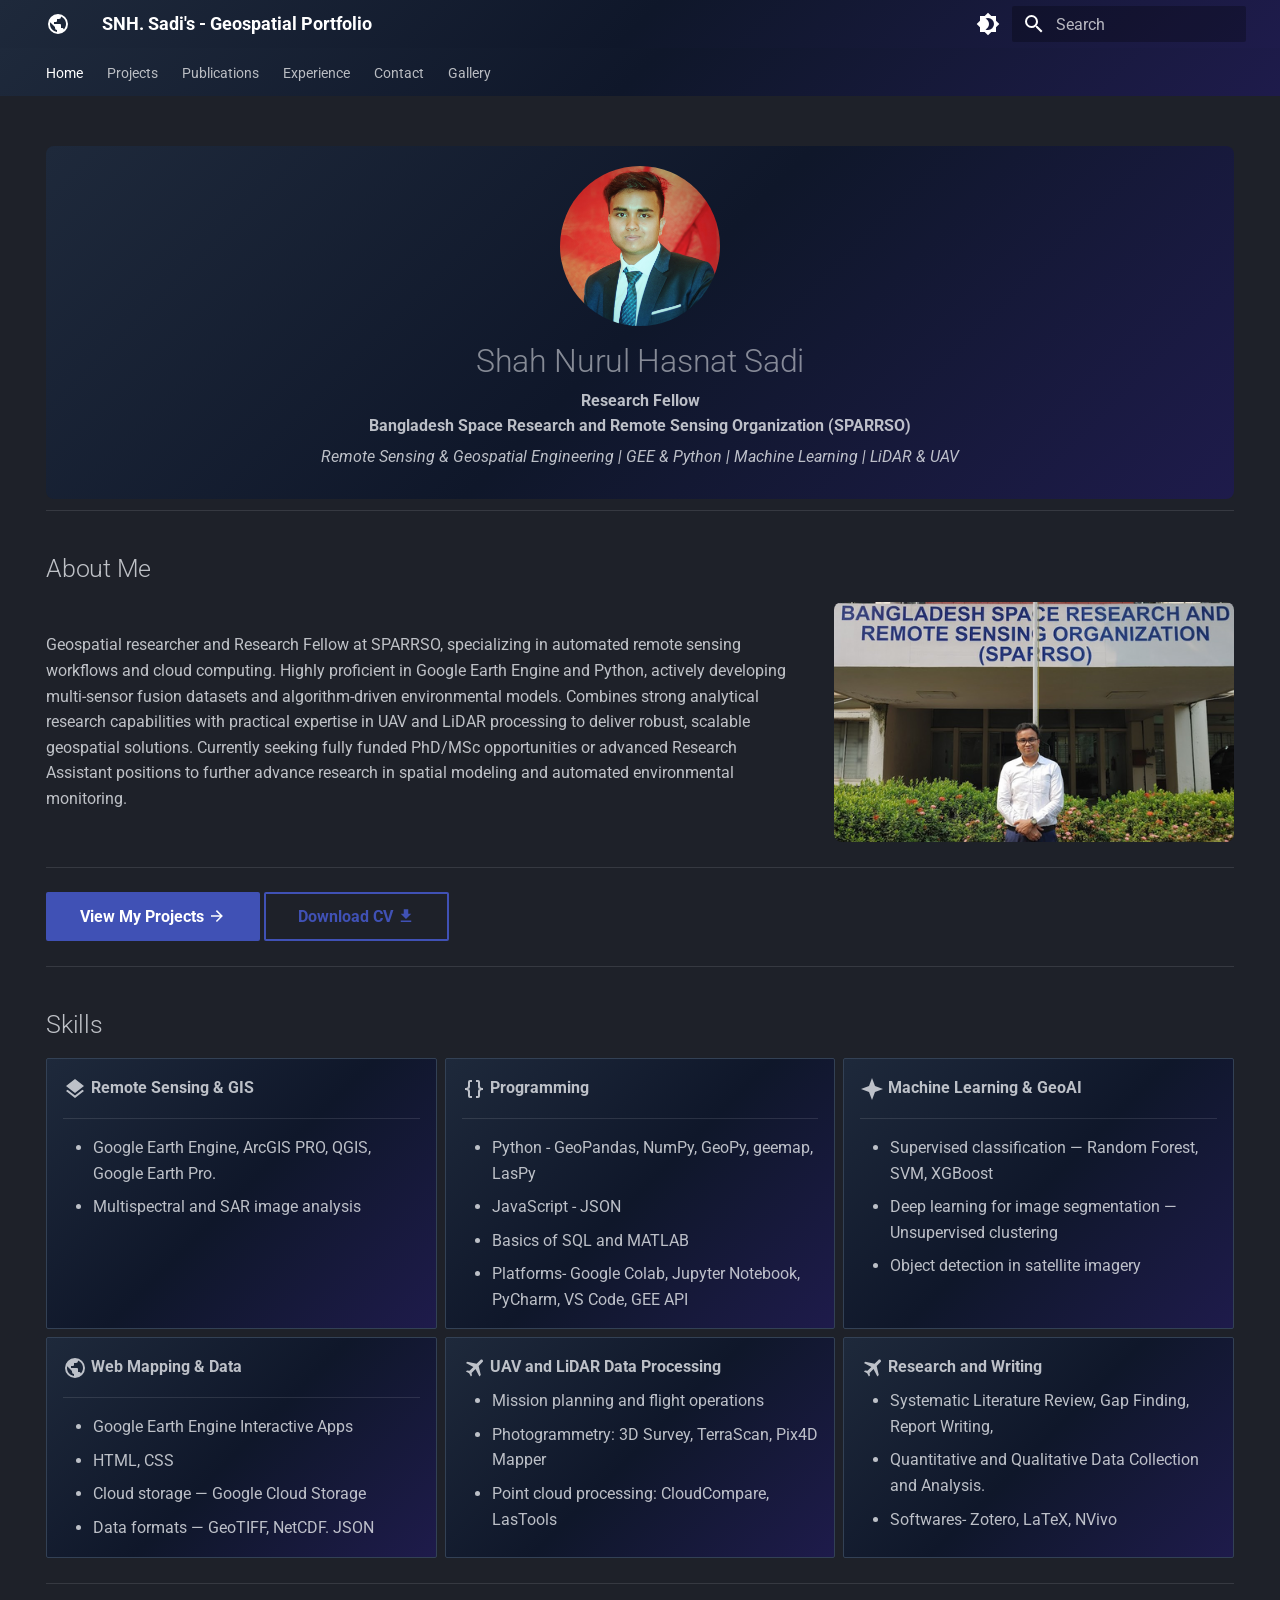
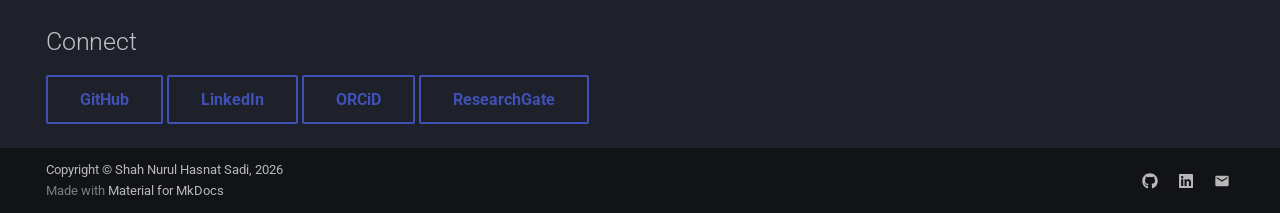
<file: index.html>
<!DOCTYPE html><html lang="en" class="no-js"><head>
    
      <meta charset="utf-8">
      <meta name="viewport" content="width=device-width,initial-scale=1">
      
        <meta name="description" content="Portfolio of Sadi — GIS, Remote Sensing, and Spatial Data Science">
      
      
        <meta name="author" content="Shah Nurul Hasnat Sadi">
      
      
        <link rel="canonical" href="https://snhsadi.github.io/">
      
      
      
        <link rel="next" href="projects/">
      
      
        
      
      
      <link rel="icon" href="assets/images/favicon.png">
      <meta name="generator" content="mkdocs-1.6.1, mkdocs-material-9.7.7">
    
    
      
        <title>SNH. Sadi's - Geospatial Portfolio</title>
      
    
    
      <link rel="stylesheet" href="assets/stylesheets/main.ec1eaa64.min.css">
      
        
        <link rel="stylesheet" href="assets/stylesheets/palette.ab4e12ef.min.css">
      
      


    
    
      
    
    
      
        
        
        <link rel="preconnect" href="https://fonts.gstatic.com" crossorigin="">
        <link rel="stylesheet" href="https://fonts.googleapis.com/css?family=Roboto:300,300i,400,400i,700,700i%7CRoboto+Mono:400,400i,700,700i&amp;display=fallback">
        <style>:root{--md-text-font:"Roboto";--md-code-font:"Roboto Mono"}</style>
      
    
    
      <link rel="stylesheet" href="assets/css/extra.css">
    
    <script>__md_scope=new URL(".",location),__md_hash=e=>[...e].reduce(((e,_)=>(e<<5)-e+_.charCodeAt(0)),0),__md_get=(e,_=localStorage,t=__md_scope)=>JSON.parse(_.getItem(t.pathname+"."+e)),__md_set=(e,_,t=localStorage,a=__md_scope)=>{try{t.setItem(a.pathname+"."+e,JSON.stringify(_))}catch(e){}}</script>
    
      

    
    
  <link href="assets/stylesheets/glightbox.min.css" rel="stylesheet"><script src="assets/javascripts/glightbox.min.js"></script><style id="glightbox-style">
            html.glightbox-open { overflow: initial; height: 100%; }
            .gslide-title { margin-top: 0px; user-select: text; }
            .gslide-desc { color: #666; user-select: text; }
            .gslide-image img { background: white; }
            .gscrollbar-fixer { padding-right: 15px; }
            .gdesc-inner { font-size: 0.75rem; }
            body[data-md-color-scheme="slate"] .gdesc-inner { background: var(--md-default-bg-color); }
            body[data-md-color-scheme="slate"] .gslide-title { color: var(--md-default-fg-color); }
            body[data-md-color-scheme="slate"] .gslide-desc { color: var(--md-default-fg-color); }
        </style></head>
  
  
    
    
      
    
    
    
    
    <body dir="ltr" data-md-color-scheme="slate" data-md-color-primary="indigo" data-md-color-accent="blue">
  
    
    <input class="md-toggle" data-md-toggle="drawer" type="checkbox" id="__drawer" autocomplete="off">
    <input class="md-toggle" data-md-toggle="search" type="checkbox" id="__search" autocomplete="off">
    <label class="md-overlay" for="__drawer"></label>
    <div data-md-component="skip">
      
        
        <a href="#about-me" class="md-skip">
          Skip to content
        </a>
      
    </div>
    <div data-md-component="announce">
      
    </div>
    
    
      

<header class="md-header" data-md-component="header">
  <nav class="md-header__inner md-grid" aria-label="Header">
    <a href="." title="SNH. Sadi's - Geospatial Portfolio" class="md-header__button md-logo" aria-label="SNH. Sadi's - Geospatial Portfolio" data-md-component="logo">
      
  
  <svg xmlns="http://www.w3.org/2000/svg" viewBox="0 0 24 24"><path d="M17.9 17.39c-.26-.8-1.01-1.39-1.9-1.39h-1v-3a1 1 0 0 0-1-1H8v-2h2a1 1 0 0 0 1-1V7h2a2 2 0 0 0 2-2v-.41a7.984 7.984 0 0 1 2.9 12.8M11 19.93c-3.95-.49-7-3.85-7-7.93 0-.62.08-1.22.21-1.79L9 15v1a2 2 0 0 0 2 2m1-16A10 10 0 0 0 2 12a10 10 0 0 0 10 10 10 10 0 0 0 10-10A10 10 0 0 0 12 2"></path></svg>

    </a>
    <label class="md-header__button md-icon" for="__drawer">
      
      <svg xmlns="http://www.w3.org/2000/svg" viewBox="0 0 24 24"><path d="M3 6h18v2H3zm0 5h18v2H3zm0 5h18v2H3z"></path></svg>
    </label>
    <div class="md-header__title" data-md-component="header-title">
      <div class="md-header__ellipsis">
        <div class="md-header__topic">
          <span class="md-ellipsis">
            SNH. Sadi's - Geospatial Portfolio
          </span>
        </div>
        <div class="md-header__topic" data-md-component="header-topic">
          <span class="md-ellipsis">
            
              Home
            
          </span>
        </div>
      </div>
    </div>
    
      
        <form class="md-header__option" data-md-component="palette">
  
    
    
    
    <input class="md-option" data-md-color-media="" data-md-color-scheme="slate" data-md-color-primary="indigo" data-md-color-accent="blue" aria-label="Switch to light mode" type="radio" name="__palette" id="__palette_0">
    
      <label class="md-header__button md-icon" title="Switch to light mode" for="__palette_1" hidden="">
        <svg xmlns="http://www.w3.org/2000/svg" viewBox="0 0 24 24"><path d="M12 18c-.89 0-1.74-.2-2.5-.55C11.56 16.5 13 14.42 13 12s-1.44-4.5-3.5-5.45C10.26 6.2 11.11 6 12 6a6 6 0 0 1 6 6 6 6 0 0 1-6 6m8-9.31V4h-4.69L12 .69 8.69 4H4v4.69L.69 12 4 15.31V20h4.69L12 23.31 15.31 20H20v-4.69L23.31 12z"></path></svg>
      </label>
    
  
    
    
    
    <input class="md-option" data-md-color-media="" data-md-color-scheme="default" data-md-color-primary="light-blue" data-md-color-accent="purple" aria-label="Switch to dark mode" type="radio" name="__palette" id="__palette_1">
    
      <label class="md-header__button md-icon" title="Switch to dark mode" for="__palette_0" hidden="">
        <svg xmlns="http://www.w3.org/2000/svg" viewBox="0 0 24 24"><path d="M12 8a4 4 0 0 0-4 4 4 4 0 0 0 4 4 4 4 0 0 0 4-4 4 4 0 0 0-4-4m0 10a6 6 0 0 1-6-6 6 6 0 0 1 6-6 6 6 0 0 1 6 6 6 6 0 0 1-6 6m8-9.31V4h-4.69L12 .69 8.69 4H4v4.69L.69 12 4 15.31V20h4.69L12 23.31 15.31 20H20v-4.69L23.31 12z"></path></svg>
      </label>
    
  
</form>
      
    
    
      <script>var palette=__md_get("__palette");if(palette&&palette.color){if("(prefers-color-scheme)"===palette.color.media){var media=matchMedia("(prefers-color-scheme: light)"),input=document.querySelector(media.matches?"[data-md-color-media='(prefers-color-scheme: light)']":"[data-md-color-media='(prefers-color-scheme: dark)']");palette.color.media=input.getAttribute("data-md-color-media"),palette.color.scheme=input.getAttribute("data-md-color-scheme"),palette.color.primary=input.getAttribute("data-md-color-primary"),palette.color.accent=input.getAttribute("data-md-color-accent")}for(var[key,value]of Object.entries(palette.color))document.body.setAttribute("data-md-color-"+key,value)}</script>
    
    
    
      
      
        <label class="md-header__button md-icon" for="__search">
          
          <svg xmlns="http://www.w3.org/2000/svg" viewBox="0 0 24 24"><path d="M9.5 3A6.5 6.5 0 0 1 16 9.5c0 1.61-.59 3.09-1.56 4.23l.27.27h.79l5 5-1.5 1.5-5-5v-.79l-.27-.27A6.52 6.52 0 0 1 9.5 16 6.5 6.5 0 0 1 3 9.5 6.5 6.5 0 0 1 9.5 3m0 2C7 5 5 7 5 9.5S7 14 9.5 14 14 12 14 9.5 12 5 9.5 5"></path></svg>
        </label>
        <div class="md-search" data-md-component="search" role="dialog">
  <label class="md-search__overlay" for="__search"></label>
  <div class="md-search__inner" role="search">
    <form class="md-search__form" name="search">
      <input type="text" class="md-search__input" name="query" aria-label="Search" placeholder="Search" autocapitalize="off" autocorrect="off" autocomplete="off" spellcheck="false" data-md-component="search-query" required="">
      <label class="md-search__icon md-icon" for="__search">
        
        <svg xmlns="http://www.w3.org/2000/svg" viewBox="0 0 24 24"><path d="M9.5 3A6.5 6.5 0 0 1 16 9.5c0 1.61-.59 3.09-1.56 4.23l.27.27h.79l5 5-1.5 1.5-5-5v-.79l-.27-.27A6.52 6.52 0 0 1 9.5 16 6.5 6.5 0 0 1 3 9.5 6.5 6.5 0 0 1 9.5 3m0 2C7 5 5 7 5 9.5S7 14 9.5 14 14 12 14 9.5 12 5 9.5 5"></path></svg>
        
        <svg xmlns="http://www.w3.org/2000/svg" viewBox="0 0 24 24"><path d="M20 11v2H8l5.5 5.5-1.42 1.42L4.16 12l7.92-7.92L13.5 5.5 8 11z"></path></svg>
      </label>
      <nav class="md-search__options" aria-label="Search">
        
        <button type="reset" class="md-search__icon md-icon" title="Clear" aria-label="Clear" tabindex="-1">
          
          <svg xmlns="http://www.w3.org/2000/svg" viewBox="0 0 24 24"><path d="M19 6.41 17.59 5 12 10.59 6.41 5 5 6.41 10.59 12 5 17.59 6.41 19 12 13.41 17.59 19 19 17.59 13.41 12z"></path></svg>
        </button>
      </nav>
      
    </form>
    <div class="md-search__output">
      <div class="md-search__scrollwrap" tabindex="0" data-md-scrollfix="">
        <div class="md-search-result" data-md-component="search-result">
          <div class="md-search-result__meta">
            Initializing search
          </div>
          <ol class="md-search-result__list" role="presentation"></ol>
        </div>
      </div>
    </div>
  </div>
</div>
      
    
    
  </nav>
  
</header>
    
    <div class="md-container" data-md-component="container">
      
      
        
          
            
<nav class="md-tabs" aria-label="Tabs" data-md-component="tabs">
  <div class="md-grid">
    <ul class="md-tabs__list">
      
        
  
  
  
    
  
  
    <li class="md-tabs__item md-tabs__item--active">
      <a href="." class="md-tabs__link">
        
  
  
    
  
  Home

      </a>
    </li>
  

      
        
  
  
  
  
    
    
      <li class="md-tabs__item">
        <a href="projects/" class="md-tabs__link">
          
  
  
  Projects

        </a>
      </li>
    
  

      
        
  
  
  
  
    <li class="md-tabs__item">
      <a href="publications/" class="md-tabs__link">
        
  
  
    
  
  Publications

      </a>
    </li>
  

      
        
  
  
  
  
    <li class="md-tabs__item">
      <a href="experience/" class="md-tabs__link">
        
  
  
    
  
  Experience

      </a>
    </li>
  

      
        
  
  
  
  
    <li class="md-tabs__item">
      <a href="contact/" class="md-tabs__link">
        
  
  
    
  
  Contact

      </a>
    </li>
  

      
        
  
  
  
  
    <li class="md-tabs__item">
      <a href="gallery/" class="md-tabs__link">
        
  
  
    
  
  Gallery

      </a>
    </li>
  

      
    </ul>
  </div>
</nav>
          
        
      
      <main class="md-main" data-md-component="main">
        <div class="md-main__inner md-grid">
          
            
              
                
              
              <div class="md-sidebar md-sidebar--primary" data-md-component="sidebar" data-md-type="navigation" hidden="">
                <div class="md-sidebar__scrollwrap">
                  <div class="md-sidebar__inner">
                    


  


<nav class="md-nav md-nav--primary md-nav--lifted" aria-label="Navigation" data-md-level="0">
  <label class="md-nav__title" for="__drawer">
    <a href="." title="SNH. Sadi's - Geospatial Portfolio" class="md-nav__button md-logo" aria-label="SNH. Sadi's - Geospatial Portfolio" data-md-component="logo">
      
  
  <svg xmlns="http://www.w3.org/2000/svg" viewBox="0 0 24 24"><path d="M17.9 17.39c-.26-.8-1.01-1.39-1.9-1.39h-1v-3a1 1 0 0 0-1-1H8v-2h2a1 1 0 0 0 1-1V7h2a2 2 0 0 0 2-2v-.41a7.984 7.984 0 0 1 2.9 12.8M11 19.93c-3.95-.49-7-3.85-7-7.93 0-.62.08-1.22.21-1.79L9 15v1a2 2 0 0 0 2 2m1-16A10 10 0 0 0 2 12a10 10 0 0 0 10 10 10 10 0 0 0 10-10A10 10 0 0 0 12 2"></path></svg>

    </a>
    SNH. Sadi's - Geospatial Portfolio
  </label>
  
  <ul class="md-nav__list" data-md-scrollfix="">
    
      
      
  
  
    
  
  
  
    <li class="md-nav__item md-nav__item--active">
      
      <input class="md-nav__toggle md-toggle" type="checkbox" id="__toc">
      
      
      
        <label class="md-nav__link md-nav__link--active" for="__toc">
          
  
  
  <span class="md-ellipsis">
    
  
    Home
  

    
  </span>
  
  

          <span class="md-nav__icon md-icon"></span>
        </label>
      
      <a href="." class="md-nav__link md-nav__link--active">
        
  
  
  <span class="md-ellipsis">
    
  
    Home
  

    
  </span>
  
  

      </a>
      
        

<nav class="md-nav md-nav--secondary" aria-label="Table of contents">
  
  
  
  
    <label class="md-nav__title" for="__toc">
      <span class="md-nav__icon md-icon"></span>
      Table of contents
    </label>
    <ul class="md-nav__list" data-md-component="toc" data-md-scrollfix="">
      
        <li class="md-nav__item">
  <a href="#about-me" class="md-nav__link">
    <span class="md-ellipsis">
      
        About Me
      
    </span>
  </a>
  
</li>
      
        <li class="md-nav__item">
  <a href="#skills" class="md-nav__link">
    <span class="md-ellipsis">
      
        Skills
      
    </span>
  </a>
  
</li>
      
        <li class="md-nav__item">
  <a href="#connect" class="md-nav__link">
    <span class="md-ellipsis">
      
        Connect
      
    </span>
  </a>
  
</li>
      
    </ul>
  
</nav>
      
    </li>
  

    
      
      
  
  
  
  
    
    
    
    
      
      
    
    
    <li class="md-nav__item md-nav__item--nested">
      
        
        
        <input class="md-nav__toggle md-toggle " type="checkbox" id="__nav_2">
        
          
          <label class="md-nav__link" for="__nav_2" id="__nav_2_label" tabindex="0">
            
  
  
  <span class="md-ellipsis">
    
  
    Projects
  

    
  </span>
  
  

            <span class="md-nav__icon md-icon"></span>
          </label>
        
        <nav class="md-nav" data-md-level="1" aria-labelledby="__nav_2_label" aria-expanded="false">
          <label class="md-nav__title" for="__nav_2">
            <span class="md-nav__icon md-icon"></span>
            
  
    Projects
  

          </label>
          <ul class="md-nav__list" data-md-scrollfix="">
            
              
                
  
  
  
  
    <li class="md-nav__item">
      <a href="projects/" class="md-nav__link">
        
  
  
  <span class="md-ellipsis">
    
  
    All Projects
  

    
  </span>
  
  

      </a>
    </li>
  

              
            
              
                
  
  
  
  
    <li class="md-nav__item">
      <a href="projects/sylhet-flood-2024/" class="md-nav__link">
        
  
  
  <span class="md-ellipsis">
    
  
    Sylhet Flood Mapping &amp; Analysis (2024)
  

    
  </span>
  
  

      </a>
    </li>
  

              
            
              
                
  
  
  
  
    <li class="md-nav__item">
      <a href="projects/mudflat-2024/" class="md-nav__link">
        
  
  
  <span class="md-ellipsis">
    
  
    Automated Intertidal Mudflat Mapping: MSIC-Otsu &amp; MTDI
  

    
  </span>
  
  

      </a>
    </li>
  

              
            
              
                
  
  
  
  
    <li class="md-nav__item">
      <a href="projects/single-pop/" class="md-nav__link">
        
  
  
  <span class="md-ellipsis">
    
  
    Gender Specific Single-Age Population Database
  

    
  </span>
  
  

      </a>
    </li>
  

              
            
              
                
  
  
  
  
    <li class="md-nav__item">
      <a href="projects/bd-lulc/" class="md-nav__link">
        
  
  
  <span class="md-ellipsis">
    
  
    Interactive LULC-Explorer for Bangladesh
  

    
  </span>
  
  

      </a>
    </li>
  

              
            
              
                
  
  
  
  
    <li class="md-nav__item">
      <a href="projects/carbon-stock/" class="md-nav__link">
        
  
  
  <span class="md-ellipsis">
    
  
    Quantifying Aboveground Carbon Stock
  

    
  </span>
  
  

      </a>
    </li>
  

              
            
              
                
  
  
  
  
    <li class="md-nav__item">
      <a href="projects/hjbl-2026/" class="md-nav__link">
        
  
  
  <span class="md-ellipsis">
    
  
    Hudson Bay Lowlands Geospatial Dashboard
  

    
  </span>
  
  

      </a>
    </li>
  

              
            
          </ul>
        </nav>
      
    </li>
  

    
      
      
  
  
  
  
    <li class="md-nav__item">
      <a href="publications/" class="md-nav__link">
        
  
  
  <span class="md-ellipsis">
    
  
    Publications
  

    
  </span>
  
  

      </a>
    </li>
  

    
      
      
  
  
  
  
    <li class="md-nav__item">
      <a href="experience/" class="md-nav__link">
        
  
  
  <span class="md-ellipsis">
    
  
    Experience
  

    
  </span>
  
  

      </a>
    </li>
  

    
      
      
  
  
  
  
    <li class="md-nav__item">
      <a href="contact/" class="md-nav__link">
        
  
  
  <span class="md-ellipsis">
    
  
    Contact
  

    
  </span>
  
  

      </a>
    </li>
  

    
      
      
  
  
  
  
    <li class="md-nav__item">
      <a href="gallery/" class="md-nav__link">
        
  
  
  <span class="md-ellipsis">
    
  
    Gallery
  

    
  </span>
  
  

      </a>
    </li>
  

    
  </ul>
</nav>
                  </div>
                </div>
              </div>
            
            
              
                
              
              <div class="md-sidebar md-sidebar--secondary" data-md-component="sidebar" data-md-type="toc" hidden="">
                <div class="md-sidebar__scrollwrap">
                  <div class="md-sidebar__inner">
                    

<nav class="md-nav md-nav--secondary" aria-label="Table of contents">
  
  
  
  
    <label class="md-nav__title" for="__toc">
      <span class="md-nav__icon md-icon"></span>
      Table of contents
    </label>
    <ul class="md-nav__list" data-md-component="toc" data-md-scrollfix="">
      
        <li class="md-nav__item">
  <a href="#about-me" class="md-nav__link">
    <span class="md-ellipsis">
      
        About Me
      
    </span>
  </a>
  
</li>
      
        <li class="md-nav__item">
  <a href="#skills" class="md-nav__link">
    <span class="md-ellipsis">
      
        Skills
      
    </span>
  </a>
  
</li>
      
        <li class="md-nav__item">
  <a href="#connect" class="md-nav__link">
    <span class="md-ellipsis">
      
        Connect
      
    </span>
  </a>
  
</li>
      
    </ul>
  
</nav>
                  </div>
                </div>
              </div>
            
          
          
            <div class="md-content" data-md-component="content">
              
              <article class="md-content__inner md-typeset">
                
                  
  




<!--
CHECKLIST FOR THIS PAGE:
- [ ] Replace [YOUR NAME] with your full name (3 places)
- [ ] Replace [YOUR JOB TITLE] with your current or target role
- [ ] Replace [YOUR TAGLINE] with a short phrase describing your focus
- [ ] Rewrite the About Me paragraph with your own words
- [ ] Replace assets/images/profile.png with your actual photo (keep the filename or update it below)
- [ ] Replace assets/images/about.png with your own image (a field photo, map, or workspace shot)
- [ ] Edit the skill cards to match your actual skills (add, remove, or rename cards as needed)
- [ ] Update GitHub and LinkedIn links in the Connect section
- [ ] Add your CV PDF to docs/assets/ and update the filename in the Download CV button
--><div class="hero">
  <a class="glightbox" data-type="image" data-width="auto" data-height="auto" href="assets/images/Portrait_Headshot.jpg" data-desc-position="bottom"><img src="assets/images/Portrait_Headshot.jpg" alt="SNH. Sadi" class="profile-photo"></a>
  <h1>Shah Nurul Hasnat Sadi</h1>
  <strong>Research Fellow 
  <br> Bangladesh Space Research and Remote Sensing Organization (SPARRSO)</strong><p></p>
  <p><em>Remote Sensing &amp; Geospatial Engineering | GEE &amp; Python | Machine Learning | LiDAR &amp; UAV</em></p>
</div>

<hr>
<h2 id="about-me">About Me</h2>
<div class="about-section">
<div class="about-text">
<p>Geospatial researcher and Research Fellow at SPARRSO, specializing in automated remote sensing workflows and cloud computing. 
Highly proficient in Google Earth Engine and Python, actively developing multi-sensor fusion datasets and algorithm-driven environmental models. Combines strong analytical research capabilities with practical expertise in UAV and LiDAR processing to deliver robust, scalable geospatial solutions. 
Currently seeking fully funded PhD/MSc opportunities or advanced Research Assistant positions to further advance research in spatial modeling and automated environmental monitoring.</p>
</div>
<div class="about-image">
  <a class="glightbox" data-type="image" data-width="auto" data-height="auto" href="assets/images/about.png" data-desc-position="bottom"><img src="assets/images/about.png" alt="About"></a>
</div>
</div>
<hr>
<p><a class="md-button md-button--primary" href="projects/">View My Projects <span class="twemoji"><svg xmlns="http://www.w3.org/2000/svg" viewBox="0 0 24 24"><path d="M4 11v2h12l-5.5 5.5 1.42 1.42L19.84 12l-7.92-7.92L10.5 5.5 16 11z"></path></svg></span></a>
<a class="md-button" href="assets/sadi-cv.pdf">Download CV <span class="twemoji"><svg xmlns="http://www.w3.org/2000/svg" viewBox="0 0 24 24"><path d="M5 20h14v-2H5m14-9h-4V3H9v6H5l7 7z"></path></svg></span></a></p>
<hr>
<h2 id="skills">Skills</h2>
<div class="grid cards">
<ul>
<li>
<p><span class="twemoji lg middle"><svg xmlns="http://www.w3.org/2000/svg" viewBox="0 0 24 24"><path d="m12 16 7.36-5.73L21 9l-9-7-9 7 1.63 1.27M12 18.54l-7.38-5.73L3 14.07l9 7 9-7-1.63-1.27z"></path></svg></span> <strong>Remote Sensing &amp; GIS</strong></p>
<hr>
<ul>
<li>Google Earth Engine, ArcGIS PRO, QGIS, Google Earth Pro.</li>
<li>Multispectral and SAR image analysis</li>
</ul>
</li>
<li>
<p><span class="twemoji lg middle"><svg xmlns="http://www.w3.org/2000/svg" viewBox="0 0 24 24"><path d="M8 3a2 2 0 0 0-2 2v4a2 2 0 0 1-2 2H3v2h1a2 2 0 0 1 2 2v4a2 2 0 0 0 2 2h2v-2H8v-5a2 2 0 0 0-2-2 2 2 0 0 0 2-2V5h2V3m6 0a2 2 0 0 1 2 2v4a2 2 0 0 0 2 2h1v2h-1a2 2 0 0 0-2 2v4a2 2 0 0 1-2 2h-2v-2h2v-5a2 2 0 0 1 2-2 2 2 0 0 1-2-2V5h-2V3z"></path></svg></span> <strong>Programming</strong></p>
<hr>
<ul>
<li>Python - GeoPandas, NumPy, GeoPy, geemap, LasPy</li>
<li>JavaScript - JSON</li>
<li>Basics of SQL and MATLAB</li>
<li>Platforms- Google Colab, Jupyter Notebook, PyCharm, VS Code, GEE API</li>
</ul>
</li>
<li>
<p><span class="twemoji lg middle"><svg xmlns="http://www.w3.org/2000/svg" viewBox="0 0 24 24"><path d="M12 1 9 9l-8 3 8 3 3 8 3-8 8-3-8-3z"></path></svg></span> <strong>Machine Learning &amp; GeoAI</strong></p>
<hr>
<ul>
<li>Supervised classification — Random Forest, SVM, XGBoost</li>
<li>Deep learning for image segmentation — Unsupervised clustering</li>
<li>Object detection in satellite imagery</li>
</ul>
</li>
<li>
<p><span class="twemoji lg middle"><svg xmlns="http://www.w3.org/2000/svg" viewBox="0 0 24 24"><path d="M17.9 17.39c-.26-.8-1.01-1.39-1.9-1.39h-1v-3a1 1 0 0 0-1-1H8v-2h2a1 1 0 0 0 1-1V7h2a2 2 0 0 0 2-2v-.41a7.984 7.984 0 0 1 2.9 12.8M11 19.93c-3.95-.49-7-3.85-7-7.93 0-.62.08-1.22.21-1.79L9 15v1a2 2 0 0 0 2 2m1-16A10 10 0 0 0 2 12a10 10 0 0 0 10 10 10 10 0 0 0 10-10A10 10 0 0 0 12 2"></path></svg></span> <strong>Web Mapping &amp; Data</strong></p>
<hr>
<ul>
<li>Google Earth Engine Interactive Apps</li>
<li>HTML, CSS</li>
<li>Cloud storage — Google Cloud Storage</li>
<li>Data formats — GeoTIFF, NetCDF. JSON</li>
</ul>
</li>
<li>
<p><span class="twemoji lg middle"><svg xmlns="http://www.w3.org/2000/svg" viewBox="0 0 24 24"><path d="M20.56 3.91c.59.59.59 1.54 0 2.12l-3.89 3.89 2.12 9.19-1.41 1.42-3.88-7.43L9.6 17l.36 2.47-1.07 1.06-1.76-3.18-3.19-1.77L5 14.5l2.5.37L11.37 11 3.94 7.09l1.42-1.41 9.19 2.12 3.89-3.89c.56-.58 1.56-.58 2.12 0"></path></svg></span> <strong>UAV and LiDAR Data Processing</strong></p>
<ul>
<li>Mission planning and flight operations</li>
<li>Photogrammetry: 3D Survey, TerraScan, Pix4D Mapper</li>
<li>Point cloud processing: CloudCompare, LasTools</li>
</ul>
</li>
<li>
<p><span class="twemoji lg middle"><svg xmlns="http://www.w3.org/2000/svg" viewBox="0 0 24 24"><path d="M20.56 3.91c.59.59.59 1.54 0 2.12l-3.89 3.89 2.12 9.19-1.41 1.42-3.88-7.43L9.6 17l.36 2.47-1.07 1.06-1.76-3.18-3.19-1.77L5 14.5l2.5.37L11.37 11 3.94 7.09l1.42-1.41 9.19 2.12 3.89-3.89c.56-.58 1.56-.58 2.12 0"></path></svg></span> <strong>Research and Writing</strong></p>
<ul>
<li>Systematic Literature Review, Gap Finding, Report Writing,</li>
<li>Quantitative and Qualitative Data Collection and Analysis.</li>
<li>Softwares- Zotero, LaTeX, NVivo</li>
</ul>
</li>
</ul>
</div>
<hr>
<h2 id="connect">Connect</h2>
<p><a class="md-button" href="https://github.com/snhsadi">GitHub</a>
<a class="md-button" href="https://www.linkedin.com/in/snh-sadi/">LinkedIn</a>
<a class="md-button" href="https://orcid.org/0009-0009-7729-5170">ORCiD</a>
<a class="md-button" href="https://www.researchgate.net/profile/Shah-Nurul-Hasnat-Sadi">ResearchGate</a></p>







  
  




  



                
              </article>
            </div>
          
          
<script>var target=document.getElementById(location.hash.slice(1));target&&target.name&&(target.checked=target.name.startsWith("__tabbed_"))</script>
        </div>
        
          <button type="button" class="md-top md-icon" data-md-component="top" hidden="">
  
  <svg xmlns="http://www.w3.org/2000/svg" viewBox="0 0 24 24"><path d="M13 20h-2V8l-5.5 5.5-1.42-1.42L12 4.16l7.92 7.92-1.42 1.42L13 8z"></path></svg>
  Back to top
</button>
        
      </main>
      
        <footer class="md-footer">
  
  <div class="md-footer-meta md-typeset">
    <div class="md-footer-meta__inner md-grid">
      <div class="md-copyright">
  
    <div class="md-copyright__highlight">
      Copyright © Shah Nurul Hasnat Sadi, 2026
    </div>
  
  
    Made with
    <a href="https://squidfunk.github.io/mkdocs-material/" target="_blank" rel="noopener">
      Material for MkDocs
    </a>
  
</div>
      
        
<div class="md-social">
  
    
    
    
    
      
      
    
    <a href="https://github.com/snhsadi" target="_blank" rel="noopener" title="github.com" class="md-social__link">
      <svg xmlns="http://www.w3.org/2000/svg" viewBox="0 0 512 512"><!--! Font Awesome Free 7.1.0 by @fontawesome - https://fontawesome.com License - https://fontawesome.com/license/free (Icons: CC BY 4.0, Fonts: SIL OFL 1.1, Code: MIT License) Copyright 2025 Fonticons, Inc.--><path d="M173.9 397.4c0 2-2.3 3.6-5.2 3.6-3.3.3-5.6-1.3-5.6-3.6 0-2 2.3-3.6 5.2-3.6 3-.3 5.6 1.3 5.6 3.6m-31.1-4.5c-.7 2 1.3 4.3 4.3 4.9 2.6 1 5.6 0 6.2-2s-1.3-4.3-4.3-5.2c-2.6-.7-5.5.3-6.2 2.3m44.2-1.7c-2.9.7-4.9 2.6-4.6 4.9.3 2 2.9 3.3 5.9 2.6 2.9-.7 4.9-2.6 4.6-4.6-.3-1.9-3-3.2-5.9-2.9M252.8 8C114.1 8 8 113.3 8 252c0 110.9 69.8 205.8 169.5 239.2 12.8 2.3 17.3-5.6 17.3-12.1 0-6.2-.3-40.4-.3-61.4 0 0-70 15-84.7-29.8 0 0-11.4-29.1-27.8-36.6 0 0-22.9-15.7 1.6-15.4 0 0 24.9 2 38.6 25.8 21.9 38.6 58.6 27.5 72.9 20.9 2.3-16 8.8-27.1 16-33.7-55.9-6.2-112.3-14.3-112.3-110.5 0-27.5 7.6-41.3 23.6-58.9-2.6-6.5-11.1-33.3 2.6-67.9 20.9-6.5 69 27 69 27 20-5.6 41.5-8.5 62.8-8.5s42.8 2.9 62.8 8.5c0 0 48.1-33.6 69-27 13.7 34.7 5.2 61.4 2.6 67.9 16 17.7 25.8 31.5 25.8 58.9 0 96.5-58.9 104.2-114.8 110.5 9.2 7.9 17 22.9 17 46.4 0 33.7-.3 75.4-.3 83.6 0 6.5 4.6 14.4 17.3 12.1C436.2 457.8 504 362.9 504 252 504 113.3 391.5 8 252.8 8M105.2 352.9c-1.3 1-1 3.3.7 5.2 1.6 1.6 3.9 2.3 5.2 1 1.3-1 1-3.3-.7-5.2-1.6-1.6-3.9-2.3-5.2-1m-10.8-8.1c-.7 1.3.3 2.9 2.3 3.9 1.6 1 3.6.7 4.3-.7.7-1.3-.3-2.9-2.3-3.9-2-.6-3.6-.3-4.3.7m32.4 35.6c-1.6 1.3-1 4.3 1.3 6.2 2.3 2.3 5.2 2.6 6.5 1 1.3-1.3.7-4.3-1.3-6.2-2.2-2.3-5.2-2.6-6.5-1m-11.4-14.7c-1.6 1-1.6 3.6 0 5.9s4.3 3.3 5.6 2.3c1.6-1.3 1.6-3.9 0-6.2-1.4-2.3-4-3.3-5.6-2"></path></svg>
    </a>
  
    
    
    
    
      
      
    
    <a href="https://www.linkedin.com/in/snh-sadi/" target="_blank" rel="noopener" title="www.linkedin.com" class="md-social__link">
      <svg xmlns="http://www.w3.org/2000/svg" viewBox="0 0 448 512"><!--! Font Awesome Free 7.1.0 by @fontawesome - https://fontawesome.com License - https://fontawesome.com/license/free (Icons: CC BY 4.0, Fonts: SIL OFL 1.1, Code: MIT License) Copyright 2025 Fonticons, Inc.--><path d="M416 32H31.9C14.3 32 0 46.5 0 64.3v383.4C0 465.5 14.3 480 31.9 480H416c17.6 0 32-14.5 32-32.3V64.3c0-17.8-14.4-32.3-32-32.3M135.4 416H69V202.2h66.5V416zM102.2 96a38.5 38.5 0 1 1 0 77 38.5 38.5 0 1 1 0-77m282.1 320h-66.4V312c0-24.8-.5-56.7-34.5-56.7-34.6 0-39.9 27-39.9 54.9V416h-66.4V202.2h63.7v29.2h.9c8.9-16.8 30.6-34.5 62.9-34.5 67.2 0 79.7 44.3 79.7 101.9z"></path></svg>
    </a>
  
    
    
    
    
    <a href="mailto:sadi.49@geography-juniv.edu.bd" target="_blank" rel="noopener" title="" class="md-social__link">
      <svg xmlns="http://www.w3.org/2000/svg" viewBox="0 0 24 24"><path d="m20 8-8 5-8-5V6l8 5 8-5m0-2H4c-1.11 0-2 .89-2 2v12a2 2 0 0 0 2 2h16a2 2 0 0 0 2-2V6a2 2 0 0 0-2-2"></path></svg>
    </a>
  
</div>
      
    </div>
  </div>
</footer>
      
    </div>
    <div class="md-dialog" data-md-component="dialog">
      <div class="md-dialog__inner md-typeset"></div>
    </div>
    
    
    
      
      
      <script id="__config" type="application/json">{"annotate": null, "base": ".", "features": ["navigation.tabs", "navigation.top", "content.code.copy"], "search": "assets/javascripts/workers/search.2c215733.min.js", "tags": null, "translations": {"clipboard.copied": "Copied to clipboard", "clipboard.copy": "Copy to clipboard", "search.result.more.one": "1 more on this page", "search.result.more.other": "# more on this page", "search.result.none": "No matching documents", "search.result.one": "1 matching document", "search.result.other": "# matching documents", "search.result.placeholder": "Type to start searching", "search.result.term.missing": "Missing", "select.version": "Select version"}, "version": null}</script>
    
    
      <script src="assets/javascripts/bundle.d7400e89.min.js"></script>
      
        <script src="assets/js/custom.js"></script>
      
    
  
<script id="init-glightbox">const lightbox = GLightbox({"touchNavigation": true, "loop": false, "zoomable": true, "draggable": true, "openEffect": "zoom", "closeEffect": "zoom", "slideEffect": "slide"});
document$.subscribe(()=>{ lightbox.reload(); });
</script></body></html>
</file>
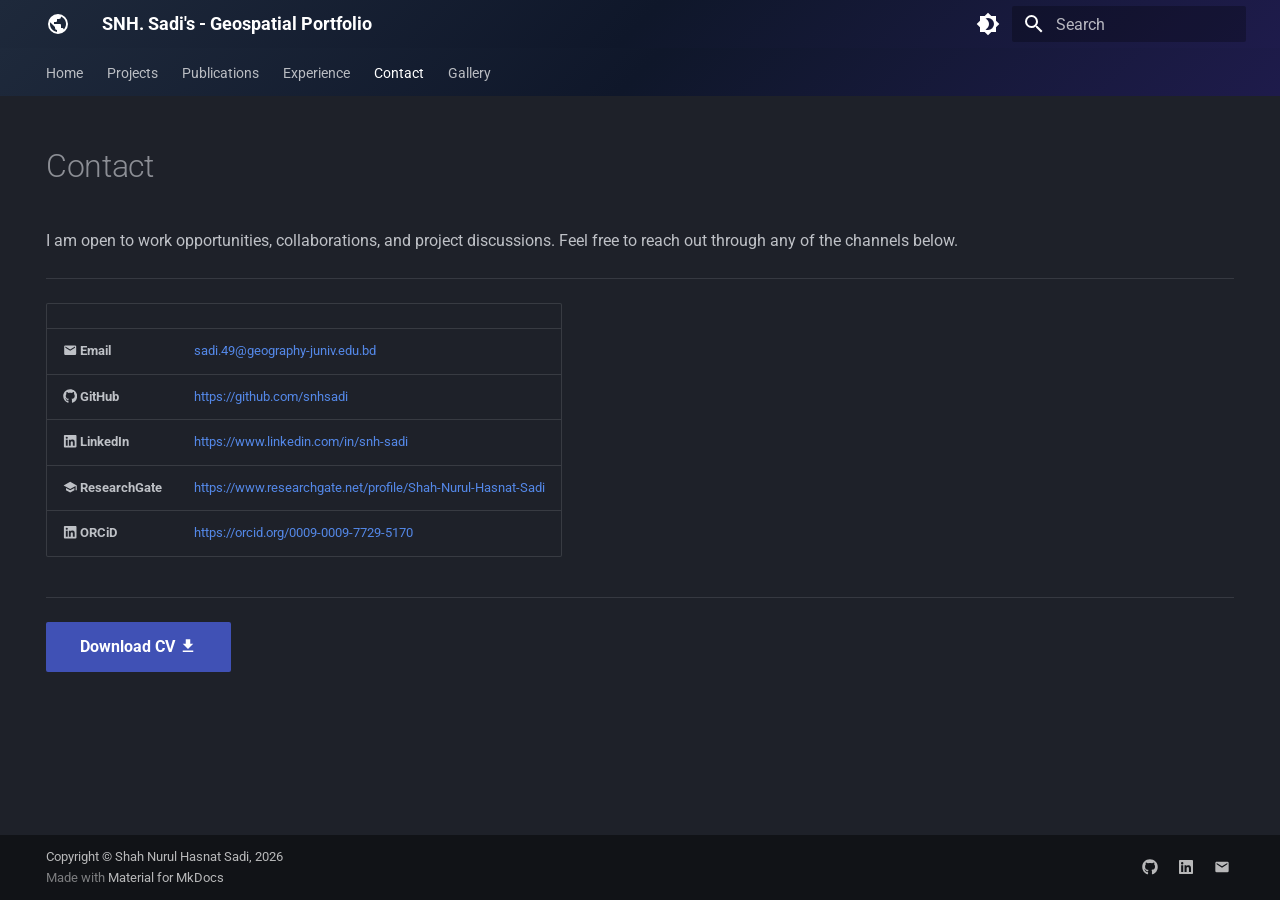
<file: contact/index.html>
<!DOCTYPE html><html lang="en" class="no-js"><head>
    
      <meta charset="utf-8">
      <meta name="viewport" content="width=device-width,initial-scale=1">
      
        <meta name="description" content="Portfolio of Sadi — GIS, Remote Sensing, and Spatial Data Science">
      
      
        <meta name="author" content="Shah Nurul Hasnat Sadi">
      
      
        <link rel="canonical" href="https://snhsadi.github.io/contact/">
      
      
        <link rel="prev" href="../experience/">
      
      
        <link rel="next" href="../gallery/">
      
      
        
      
      
      <link rel="icon" href="../assets/images/favicon.png">
      <meta name="generator" content="mkdocs-1.6.1, mkdocs-material-9.7.7">
    
    
      
        <title>Contact - SNH. Sadi's - Geospatial Portfolio</title>
      
    
    
      <link rel="stylesheet" href="../assets/stylesheets/main.ec1eaa64.min.css">
      
        
        <link rel="stylesheet" href="../assets/stylesheets/palette.ab4e12ef.min.css">
      
      


    
    
      
    
    
      
        
        
        <link rel="preconnect" href="https://fonts.gstatic.com" crossorigin="">
        <link rel="stylesheet" href="https://fonts.googleapis.com/css?family=Roboto:300,300i,400,400i,700,700i%7CRoboto+Mono:400,400i,700,700i&amp;display=fallback">
        <style>:root{--md-text-font:"Roboto";--md-code-font:"Roboto Mono"}</style>
      
    
    
      <link rel="stylesheet" href="../assets/css/extra.css">
    
    <script>__md_scope=new URL("..",location),__md_hash=e=>[...e].reduce(((e,_)=>(e<<5)-e+_.charCodeAt(0)),0),__md_get=(e,_=localStorage,t=__md_scope)=>JSON.parse(_.getItem(t.pathname+"."+e)),__md_set=(e,_,t=localStorage,a=__md_scope)=>{try{t.setItem(a.pathname+"."+e,JSON.stringify(_))}catch(e){}}</script>
    
      

    
    
  <link href="../assets/stylesheets/glightbox.min.css" rel="stylesheet"><script src="../assets/javascripts/glightbox.min.js"></script><style id="glightbox-style">
            html.glightbox-open { overflow: initial; height: 100%; }
            .gslide-title { margin-top: 0px; user-select: text; }
            .gslide-desc { color: #666; user-select: text; }
            .gslide-image img { background: white; }
            .gscrollbar-fixer { padding-right: 15px; }
            .gdesc-inner { font-size: 0.75rem; }
            body[data-md-color-scheme="slate"] .gdesc-inner { background: var(--md-default-bg-color); }
            body[data-md-color-scheme="slate"] .gslide-title { color: var(--md-default-fg-color); }
            body[data-md-color-scheme="slate"] .gslide-desc { color: var(--md-default-fg-color); }
        </style></head>
  
  
    
    
      
    
    
    
    
    <body dir="ltr" data-md-color-scheme="slate" data-md-color-primary="indigo" data-md-color-accent="blue">
  
    
    <input class="md-toggle" data-md-toggle="drawer" type="checkbox" id="__drawer" autocomplete="off">
    <input class="md-toggle" data-md-toggle="search" type="checkbox" id="__search" autocomplete="off">
    <label class="md-overlay" for="__drawer"></label>
    <div data-md-component="skip">
      
        
        <a href="#contact" class="md-skip">
          Skip to content
        </a>
      
    </div>
    <div data-md-component="announce">
      
    </div>
    
    
      

<header class="md-header" data-md-component="header">
  <nav class="md-header__inner md-grid" aria-label="Header">
    <a href=".." title="SNH. Sadi's - Geospatial Portfolio" class="md-header__button md-logo" aria-label="SNH. Sadi's - Geospatial Portfolio" data-md-component="logo">
      
  
  <svg xmlns="http://www.w3.org/2000/svg" viewBox="0 0 24 24"><path d="M17.9 17.39c-.26-.8-1.01-1.39-1.9-1.39h-1v-3a1 1 0 0 0-1-1H8v-2h2a1 1 0 0 0 1-1V7h2a2 2 0 0 0 2-2v-.41a7.984 7.984 0 0 1 2.9 12.8M11 19.93c-3.95-.49-7-3.85-7-7.93 0-.62.08-1.22.21-1.79L9 15v1a2 2 0 0 0 2 2m1-16A10 10 0 0 0 2 12a10 10 0 0 0 10 10 10 10 0 0 0 10-10A10 10 0 0 0 12 2"></path></svg>

    </a>
    <label class="md-header__button md-icon" for="__drawer">
      
      <svg xmlns="http://www.w3.org/2000/svg" viewBox="0 0 24 24"><path d="M3 6h18v2H3zm0 5h18v2H3zm0 5h18v2H3z"></path></svg>
    </label>
    <div class="md-header__title" data-md-component="header-title">
      <div class="md-header__ellipsis">
        <div class="md-header__topic">
          <span class="md-ellipsis">
            SNH. Sadi's - Geospatial Portfolio
          </span>
        </div>
        <div class="md-header__topic" data-md-component="header-topic">
          <span class="md-ellipsis">
            
              Contact
            
          </span>
        </div>
      </div>
    </div>
    
      
        <form class="md-header__option" data-md-component="palette">
  
    
    
    
    <input class="md-option" data-md-color-media="" data-md-color-scheme="slate" data-md-color-primary="indigo" data-md-color-accent="blue" aria-label="Switch to light mode" type="radio" name="__palette" id="__palette_0">
    
      <label class="md-header__button md-icon" title="Switch to light mode" for="__palette_1" hidden="">
        <svg xmlns="http://www.w3.org/2000/svg" viewBox="0 0 24 24"><path d="M12 18c-.89 0-1.74-.2-2.5-.55C11.56 16.5 13 14.42 13 12s-1.44-4.5-3.5-5.45C10.26 6.2 11.11 6 12 6a6 6 0 0 1 6 6 6 6 0 0 1-6 6m8-9.31V4h-4.69L12 .69 8.69 4H4v4.69L.69 12 4 15.31V20h4.69L12 23.31 15.31 20H20v-4.69L23.31 12z"></path></svg>
      </label>
    
  
    
    
    
    <input class="md-option" data-md-color-media="" data-md-color-scheme="default" data-md-color-primary="light-blue" data-md-color-accent="purple" aria-label="Switch to dark mode" type="radio" name="__palette" id="__palette_1">
    
      <label class="md-header__button md-icon" title="Switch to dark mode" for="__palette_0" hidden="">
        <svg xmlns="http://www.w3.org/2000/svg" viewBox="0 0 24 24"><path d="M12 8a4 4 0 0 0-4 4 4 4 0 0 0 4 4 4 4 0 0 0 4-4 4 4 0 0 0-4-4m0 10a6 6 0 0 1-6-6 6 6 0 0 1 6-6 6 6 0 0 1 6 6 6 6 0 0 1-6 6m8-9.31V4h-4.69L12 .69 8.69 4H4v4.69L.69 12 4 15.31V20h4.69L12 23.31 15.31 20H20v-4.69L23.31 12z"></path></svg>
      </label>
    
  
</form>
      
    
    
      <script>var palette=__md_get("__palette");if(palette&&palette.color){if("(prefers-color-scheme)"===palette.color.media){var media=matchMedia("(prefers-color-scheme: light)"),input=document.querySelector(media.matches?"[data-md-color-media='(prefers-color-scheme: light)']":"[data-md-color-media='(prefers-color-scheme: dark)']");palette.color.media=input.getAttribute("data-md-color-media"),palette.color.scheme=input.getAttribute("data-md-color-scheme"),palette.color.primary=input.getAttribute("data-md-color-primary"),palette.color.accent=input.getAttribute("data-md-color-accent")}for(var[key,value]of Object.entries(palette.color))document.body.setAttribute("data-md-color-"+key,value)}</script>
    
    
    
      
      
        <label class="md-header__button md-icon" for="__search">
          
          <svg xmlns="http://www.w3.org/2000/svg" viewBox="0 0 24 24"><path d="M9.5 3A6.5 6.5 0 0 1 16 9.5c0 1.61-.59 3.09-1.56 4.23l.27.27h.79l5 5-1.5 1.5-5-5v-.79l-.27-.27A6.52 6.52 0 0 1 9.5 16 6.5 6.5 0 0 1 3 9.5 6.5 6.5 0 0 1 9.5 3m0 2C7 5 5 7 5 9.5S7 14 9.5 14 14 12 14 9.5 12 5 9.5 5"></path></svg>
        </label>
        <div class="md-search" data-md-component="search" role="dialog">
  <label class="md-search__overlay" for="__search"></label>
  <div class="md-search__inner" role="search">
    <form class="md-search__form" name="search">
      <input type="text" class="md-search__input" name="query" aria-label="Search" placeholder="Search" autocapitalize="off" autocorrect="off" autocomplete="off" spellcheck="false" data-md-component="search-query" required="">
      <label class="md-search__icon md-icon" for="__search">
        
        <svg xmlns="http://www.w3.org/2000/svg" viewBox="0 0 24 24"><path d="M9.5 3A6.5 6.5 0 0 1 16 9.5c0 1.61-.59 3.09-1.56 4.23l.27.27h.79l5 5-1.5 1.5-5-5v-.79l-.27-.27A6.52 6.52 0 0 1 9.5 16 6.5 6.5 0 0 1 3 9.5 6.5 6.5 0 0 1 9.5 3m0 2C7 5 5 7 5 9.5S7 14 9.5 14 14 12 14 9.5 12 5 9.5 5"></path></svg>
        
        <svg xmlns="http://www.w3.org/2000/svg" viewBox="0 0 24 24"><path d="M20 11v2H8l5.5 5.5-1.42 1.42L4.16 12l7.92-7.92L13.5 5.5 8 11z"></path></svg>
      </label>
      <nav class="md-search__options" aria-label="Search">
        
        <button type="reset" class="md-search__icon md-icon" title="Clear" aria-label="Clear" tabindex="-1">
          
          <svg xmlns="http://www.w3.org/2000/svg" viewBox="0 0 24 24"><path d="M19 6.41 17.59 5 12 10.59 6.41 5 5 6.41 10.59 12 5 17.59 6.41 19 12 13.41 17.59 19 19 17.59 13.41 12z"></path></svg>
        </button>
      </nav>
      
    </form>
    <div class="md-search__output">
      <div class="md-search__scrollwrap" tabindex="0" data-md-scrollfix="">
        <div class="md-search-result" data-md-component="search-result">
          <div class="md-search-result__meta">
            Initializing search
          </div>
          <ol class="md-search-result__list" role="presentation"></ol>
        </div>
      </div>
    </div>
  </div>
</div>
      
    
    
  </nav>
  
</header>
    
    <div class="md-container" data-md-component="container">
      
      
        
          
            
<nav class="md-tabs" aria-label="Tabs" data-md-component="tabs">
  <div class="md-grid">
    <ul class="md-tabs__list">
      
        
  
  
  
  
    <li class="md-tabs__item">
      <a href=".." class="md-tabs__link">
        
  
  
    
  
  Home

      </a>
    </li>
  

      
        
  
  
  
  
    
    
      <li class="md-tabs__item">
        <a href="../projects/" class="md-tabs__link">
          
  
  
  Projects

        </a>
      </li>
    
  

      
        
  
  
  
  
    <li class="md-tabs__item">
      <a href="../publications/" class="md-tabs__link">
        
  
  
    
  
  Publications

      </a>
    </li>
  

      
        
  
  
  
  
    <li class="md-tabs__item">
      <a href="../experience/" class="md-tabs__link">
        
  
  
    
  
  Experience

      </a>
    </li>
  

      
        
  
  
  
    
  
  
    <li class="md-tabs__item md-tabs__item--active">
      <a href="./" class="md-tabs__link">
        
  
  
    
  
  Contact

      </a>
    </li>
  

      
        
  
  
  
  
    <li class="md-tabs__item">
      <a href="../gallery/" class="md-tabs__link">
        
  
  
    
  
  Gallery

      </a>
    </li>
  

      
    </ul>
  </div>
</nav>
          
        
      
      <main class="md-main" data-md-component="main">
        <div class="md-main__inner md-grid">
          
            
              
                
              
              <div class="md-sidebar md-sidebar--primary" data-md-component="sidebar" data-md-type="navigation" hidden="">
                <div class="md-sidebar__scrollwrap">
                  <div class="md-sidebar__inner">
                    


  


<nav class="md-nav md-nav--primary md-nav--lifted" aria-label="Navigation" data-md-level="0">
  <label class="md-nav__title" for="__drawer">
    <a href=".." title="SNH. Sadi's - Geospatial Portfolio" class="md-nav__button md-logo" aria-label="SNH. Sadi's - Geospatial Portfolio" data-md-component="logo">
      
  
  <svg xmlns="http://www.w3.org/2000/svg" viewBox="0 0 24 24"><path d="M17.9 17.39c-.26-.8-1.01-1.39-1.9-1.39h-1v-3a1 1 0 0 0-1-1H8v-2h2a1 1 0 0 0 1-1V7h2a2 2 0 0 0 2-2v-.41a7.984 7.984 0 0 1 2.9 12.8M11 19.93c-3.95-.49-7-3.85-7-7.93 0-.62.08-1.22.21-1.79L9 15v1a2 2 0 0 0 2 2m1-16A10 10 0 0 0 2 12a10 10 0 0 0 10 10 10 10 0 0 0 10-10A10 10 0 0 0 12 2"></path></svg>

    </a>
    SNH. Sadi's - Geospatial Portfolio
  </label>
  
  <ul class="md-nav__list" data-md-scrollfix="">
    
      
      
  
  
  
  
    <li class="md-nav__item">
      <a href=".." class="md-nav__link">
        
  
  
  <span class="md-ellipsis">
    
  
    Home
  

    
  </span>
  
  

      </a>
    </li>
  

    
      
      
  
  
  
  
    
    
    
    
      
      
    
    
    <li class="md-nav__item md-nav__item--nested">
      
        
        
        <input class="md-nav__toggle md-toggle " type="checkbox" id="__nav_2">
        
          
          <label class="md-nav__link" for="__nav_2" id="__nav_2_label" tabindex="0">
            
  
  
  <span class="md-ellipsis">
    
  
    Projects
  

    
  </span>
  
  

            <span class="md-nav__icon md-icon"></span>
          </label>
        
        <nav class="md-nav" data-md-level="1" aria-labelledby="__nav_2_label" aria-expanded="false">
          <label class="md-nav__title" for="__nav_2">
            <span class="md-nav__icon md-icon"></span>
            
  
    Projects
  

          </label>
          <ul class="md-nav__list" data-md-scrollfix="">
            
              
                
  
  
  
  
    <li class="md-nav__item">
      <a href="../projects/" class="md-nav__link">
        
  
  
  <span class="md-ellipsis">
    
  
    All Projects
  

    
  </span>
  
  

      </a>
    </li>
  

              
            
              
                
  
  
  
  
    <li class="md-nav__item">
      <a href="../projects/sylhet-flood-2024/" class="md-nav__link">
        
  
  
  <span class="md-ellipsis">
    
  
    Sylhet Flood Mapping &amp; Analysis (2024)
  

    
  </span>
  
  

      </a>
    </li>
  

              
            
              
                
  
  
  
  
    <li class="md-nav__item">
      <a href="../projects/mudflat-2024/" class="md-nav__link">
        
  
  
  <span class="md-ellipsis">
    
  
    Automated Intertidal Mudflat Mapping: MSIC-Otsu &amp; MTDI
  

    
  </span>
  
  

      </a>
    </li>
  

              
            
              
                
  
  
  
  
    <li class="md-nav__item">
      <a href="../projects/single-pop/" class="md-nav__link">
        
  
  
  <span class="md-ellipsis">
    
  
    Gender Specific Single-Age Population Database
  

    
  </span>
  
  

      </a>
    </li>
  

              
            
              
                
  
  
  
  
    <li class="md-nav__item">
      <a href="../projects/bd-lulc/" class="md-nav__link">
        
  
  
  <span class="md-ellipsis">
    
  
    Interactive LULC-Explorer for Bangladesh
  

    
  </span>
  
  

      </a>
    </li>
  

              
            
              
                
  
  
  
  
    <li class="md-nav__item">
      <a href="../projects/carbon-stock/" class="md-nav__link">
        
  
  
  <span class="md-ellipsis">
    
  
    Quantifying Aboveground Carbon Stock
  

    
  </span>
  
  

      </a>
    </li>
  

              
            
              
                
  
  
  
  
    <li class="md-nav__item">
      <a href="../projects/hjbl-2026/" class="md-nav__link">
        
  
  
  <span class="md-ellipsis">
    
  
    Hudson Bay Lowlands Geospatial Dashboard
  

    
  </span>
  
  

      </a>
    </li>
  

              
            
          </ul>
        </nav>
      
    </li>
  

    
      
      
  
  
  
  
    <li class="md-nav__item">
      <a href="../publications/" class="md-nav__link">
        
  
  
  <span class="md-ellipsis">
    
  
    Publications
  

    
  </span>
  
  

      </a>
    </li>
  

    
      
      
  
  
  
  
    <li class="md-nav__item">
      <a href="../experience/" class="md-nav__link">
        
  
  
  <span class="md-ellipsis">
    
  
    Experience
  

    
  </span>
  
  

      </a>
    </li>
  

    
      
      
  
  
    
  
  
  
    <li class="md-nav__item md-nav__item--active">
      
      <input class="md-nav__toggle md-toggle" type="checkbox" id="__toc">
      
      
        
      
      
      <a href="./" class="md-nav__link md-nav__link--active">
        
  
  
  <span class="md-ellipsis">
    
  
    Contact
  

    
  </span>
  
  

      </a>
      
    </li>
  

    
      
      
  
  
  
  
    <li class="md-nav__item">
      <a href="../gallery/" class="md-nav__link">
        
  
  
  <span class="md-ellipsis">
    
  
    Gallery
  

    
  </span>
  
  

      </a>
    </li>
  

    
  </ul>
</nav>
                  </div>
                </div>
              </div>
            
            
              
                
              
              <div class="md-sidebar md-sidebar--secondary" data-md-component="sidebar" data-md-type="toc" hidden="">
                <div class="md-sidebar__scrollwrap">
                  <div class="md-sidebar__inner">
                    

<nav class="md-nav md-nav--secondary" aria-label="Table of contents">
  
  
  
    
  
  
</nav>
                  </div>
                </div>
              </div>
            
          
          
            <div class="md-content" data-md-component="content">
              
              <article class="md-content__inner md-typeset">
                
                  
  




<!--
CHECKLIST FOR THIS PAGE:
- [ ] Replace [YOUR-EMAIL-ADDRESS] with your actual email
- [ ] Replace [YOUR-GITHUB-USERNAME] with your GitHub username
- [ ] Replace [YOUR-LINKEDIN-USERNAME] with your LinkedIn username
- [ ] Replace [YOUR-NAME] in the CV link with the actual filename of your PDF
- [ ] Delete the Twitter/X row if you don't use it
- [ ] Delete the ResearchGate row if not applicable
--><h1 id="contact">Contact</h1>
<p>I am open to work opportunities, collaborations, and project discussions.
Feel free to reach out through any of the channels below.</p>
<hr>
<table>
<thead>
<tr>
<th></th>
<th></th>
</tr>
</thead>
<tbody>
<tr>
<td><span class="twemoji"><svg xmlns="http://www.w3.org/2000/svg" viewBox="0 0 24 24"><path d="m20 8-8 5-8-5V6l8 5 8-5m0-2H4c-1.11 0-2 .89-2 2v12a2 2 0 0 0 2 2h16a2 2 0 0 0 2-2V6a2 2 0 0 0-2-2"></path></svg></span> <strong>Email</strong></td>
<td><a href="mailto:sadi.49@geography-juniv.edu.bd">sadi.49@geography-juniv.edu.bd</a></td>
</tr>
<tr>
<td><span class="twemoji"><svg xmlns="http://www.w3.org/2000/svg" viewBox="0 0 512 512"><!--! Font Awesome Free 7.1.0 by @fontawesome - https://fontawesome.com License - https://fontawesome.com/license/free (Icons: CC BY 4.0, Fonts: SIL OFL 1.1, Code: MIT License) Copyright 2025 Fonticons, Inc.--><path d="M173.9 397.4c0 2-2.3 3.6-5.2 3.6-3.3.3-5.6-1.3-5.6-3.6 0-2 2.3-3.6 5.2-3.6 3-.3 5.6 1.3 5.6 3.6m-31.1-4.5c-.7 2 1.3 4.3 4.3 4.9 2.6 1 5.6 0 6.2-2s-1.3-4.3-4.3-5.2c-2.6-.7-5.5.3-6.2 2.3m44.2-1.7c-2.9.7-4.9 2.6-4.6 4.9.3 2 2.9 3.3 5.9 2.6 2.9-.7 4.9-2.6 4.6-4.6-.3-1.9-3-3.2-5.9-2.9M252.8 8C114.1 8 8 113.3 8 252c0 110.9 69.8 205.8 169.5 239.2 12.8 2.3 17.3-5.6 17.3-12.1 0-6.2-.3-40.4-.3-61.4 0 0-70 15-84.7-29.8 0 0-11.4-29.1-27.8-36.6 0 0-22.9-15.7 1.6-15.4 0 0 24.9 2 38.6 25.8 21.9 38.6 58.6 27.5 72.9 20.9 2.3-16 8.8-27.1 16-33.7-55.9-6.2-112.3-14.3-112.3-110.5 0-27.5 7.6-41.3 23.6-58.9-2.6-6.5-11.1-33.3 2.6-67.9 20.9-6.5 69 27 69 27 20-5.6 41.5-8.5 62.8-8.5s42.8 2.9 62.8 8.5c0 0 48.1-33.6 69-27 13.7 34.7 5.2 61.4 2.6 67.9 16 17.7 25.8 31.5 25.8 58.9 0 96.5-58.9 104.2-114.8 110.5 9.2 7.9 17 22.9 17 46.4 0 33.7-.3 75.4-.3 83.6 0 6.5 4.6 14.4 17.3 12.1C436.2 457.8 504 362.9 504 252 504 113.3 391.5 8 252.8 8M105.2 352.9c-1.3 1-1 3.3.7 5.2 1.6 1.6 3.9 2.3 5.2 1 1.3-1 1-3.3-.7-5.2-1.6-1.6-3.9-2.3-5.2-1m-10.8-8.1c-.7 1.3.3 2.9 2.3 3.9 1.6 1 3.6.7 4.3-.7.7-1.3-.3-2.9-2.3-3.9-2-.6-3.6-.3-4.3.7m32.4 35.6c-1.6 1.3-1 4.3 1.3 6.2 2.3 2.3 5.2 2.6 6.5 1 1.3-1.3.7-4.3-1.3-6.2-2.2-2.3-5.2-2.6-6.5-1m-11.4-14.7c-1.6 1-1.6 3.6 0 5.9s4.3 3.3 5.6 2.3c1.6-1.3 1.6-3.9 0-6.2-1.4-2.3-4-3.3-5.6-2"></path></svg></span> <strong>GitHub</strong></td>
<td><a href="https://github.com/snhsadi">https://github.com/snhsadi</a></td>
</tr>
<tr>
<td><span class="twemoji"><svg xmlns="http://www.w3.org/2000/svg" viewBox="0 0 448 512"><!--! Font Awesome Free 7.1.0 by @fontawesome - https://fontawesome.com License - https://fontawesome.com/license/free (Icons: CC BY 4.0, Fonts: SIL OFL 1.1, Code: MIT License) Copyright 2025 Fonticons, Inc.--><path d="M416 32H31.9C14.3 32 0 46.5 0 64.3v383.4C0 465.5 14.3 480 31.9 480H416c17.6 0 32-14.5 32-32.3V64.3c0-17.8-14.4-32.3-32-32.3M135.4 416H69V202.2h66.5V416zM102.2 96a38.5 38.5 0 1 1 0 77 38.5 38.5 0 1 1 0-77m282.1 320h-66.4V312c0-24.8-.5-56.7-34.5-56.7-34.6 0-39.9 27-39.9 54.9V416h-66.4V202.2h63.7v29.2h.9c8.9-16.8 30.6-34.5 62.9-34.5 67.2 0 79.7 44.3 79.7 101.9z"></path></svg></span> <strong>LinkedIn</strong></td>
<td><a href="https://www.linkedin.com/in/snh-sadi">https://www.linkedin.com/in/snh-sadi</a></td>
</tr>
<tr>
<td><span class="twemoji"><svg xmlns="http://www.w3.org/2000/svg" viewBox="0 0 24 24"><path d="M12 3 1 9l11 6 9-4.91V17h2V9M5 13.18v4L12 21l7-3.82v-4L12 17z"></path></svg></span> <strong>ResearchGate</strong></td>
<td><a href="https://www.researchgate.net/profile/Shah-Nurul-Hasnat-Sadi">https://www.researchgate.net/profile/Shah-Nurul-Hasnat-Sadi</a></td>
</tr>
<tr>
<td><span class="twemoji"><svg xmlns="http://www.w3.org/2000/svg" viewBox="0 0 448 512"><!--! Font Awesome Free 7.1.0 by @fontawesome - https://fontawesome.com License - https://fontawesome.com/license/free (Icons: CC BY 4.0, Fonts: SIL OFL 1.1, Code: MIT License) Copyright 2025 Fonticons, Inc.--><path d="M416 32H31.9C14.3 32 0 46.5 0 64.3v383.4C0 465.5 14.3 480 31.9 480H416c17.6 0 32-14.5 32-32.3V64.3c0-17.8-14.4-32.3-32-32.3M135.4 416H69V202.2h66.5V416zM102.2 96a38.5 38.5 0 1 1 0 77 38.5 38.5 0 1 1 0-77m282.1 320h-66.4V312c0-24.8-.5-56.7-34.5-56.7-34.6 0-39.9 27-39.9 54.9V416h-66.4V202.2h63.7v29.2h.9c8.9-16.8 30.6-34.5 62.9-34.5 67.2 0 79.7 44.3 79.7 101.9z"></path></svg></span> <strong>ORCiD</strong></td>
<td><a href="https://orcid.org/0009-0009-7729-5170">https://orcid.org/0009-0009-7729-5170</a></td>
</tr>
</tbody>
</table>
<hr>
<p><a class="md-button md-button--primary" href="../assets/sadi-cv.pdf">Download CV <span class="twemoji"><svg xmlns="http://www.w3.org/2000/svg" viewBox="0 0 24 24"><path d="M5 20h14v-2H5m14-9h-4V3H9v6H5l7 7z"></path></svg></span></a></p>







  
  




  



                
              </article>
            </div>
          
          
<script>var target=document.getElementById(location.hash.slice(1));target&&target.name&&(target.checked=target.name.startsWith("__tabbed_"))</script>
        </div>
        
          <button type="button" class="md-top md-icon" data-md-component="top" hidden="">
  
  <svg xmlns="http://www.w3.org/2000/svg" viewBox="0 0 24 24"><path d="M13 20h-2V8l-5.5 5.5-1.42-1.42L12 4.16l7.92 7.92-1.42 1.42L13 8z"></path></svg>
  Back to top
</button>
        
      </main>
      
        <footer class="md-footer">
  
  <div class="md-footer-meta md-typeset">
    <div class="md-footer-meta__inner md-grid">
      <div class="md-copyright">
  
    <div class="md-copyright__highlight">
      Copyright © Shah Nurul Hasnat Sadi, 2026
    </div>
  
  
    Made with
    <a href="https://squidfunk.github.io/mkdocs-material/" target="_blank" rel="noopener">
      Material for MkDocs
    </a>
  
</div>
      
        
<div class="md-social">
  
    
    
    
    
      
      
    
    <a href="https://github.com/snhsadi" target="_blank" rel="noopener" title="github.com" class="md-social__link">
      <svg xmlns="http://www.w3.org/2000/svg" viewBox="0 0 512 512"><!--! Font Awesome Free 7.1.0 by @fontawesome - https://fontawesome.com License - https://fontawesome.com/license/free (Icons: CC BY 4.0, Fonts: SIL OFL 1.1, Code: MIT License) Copyright 2025 Fonticons, Inc.--><path d="M173.9 397.4c0 2-2.3 3.6-5.2 3.6-3.3.3-5.6-1.3-5.6-3.6 0-2 2.3-3.6 5.2-3.6 3-.3 5.6 1.3 5.6 3.6m-31.1-4.5c-.7 2 1.3 4.3 4.3 4.9 2.6 1 5.6 0 6.2-2s-1.3-4.3-4.3-5.2c-2.6-.7-5.5.3-6.2 2.3m44.2-1.7c-2.9.7-4.9 2.6-4.6 4.9.3 2 2.9 3.3 5.9 2.6 2.9-.7 4.9-2.6 4.6-4.6-.3-1.9-3-3.2-5.9-2.9M252.8 8C114.1 8 8 113.3 8 252c0 110.9 69.8 205.8 169.5 239.2 12.8 2.3 17.3-5.6 17.3-12.1 0-6.2-.3-40.4-.3-61.4 0 0-70 15-84.7-29.8 0 0-11.4-29.1-27.8-36.6 0 0-22.9-15.7 1.6-15.4 0 0 24.9 2 38.6 25.8 21.9 38.6 58.6 27.5 72.9 20.9 2.3-16 8.8-27.1 16-33.7-55.9-6.2-112.3-14.3-112.3-110.5 0-27.5 7.6-41.3 23.6-58.9-2.6-6.5-11.1-33.3 2.6-67.9 20.9-6.5 69 27 69 27 20-5.6 41.5-8.5 62.8-8.5s42.8 2.9 62.8 8.5c0 0 48.1-33.6 69-27 13.7 34.7 5.2 61.4 2.6 67.9 16 17.7 25.8 31.5 25.8 58.9 0 96.5-58.9 104.2-114.8 110.5 9.2 7.9 17 22.9 17 46.4 0 33.7-.3 75.4-.3 83.6 0 6.5 4.6 14.4 17.3 12.1C436.2 457.8 504 362.9 504 252 504 113.3 391.5 8 252.8 8M105.2 352.9c-1.3 1-1 3.3.7 5.2 1.6 1.6 3.9 2.3 5.2 1 1.3-1 1-3.3-.7-5.2-1.6-1.6-3.9-2.3-5.2-1m-10.8-8.1c-.7 1.3.3 2.9 2.3 3.9 1.6 1 3.6.7 4.3-.7.7-1.3-.3-2.9-2.3-3.9-2-.6-3.6-.3-4.3.7m32.4 35.6c-1.6 1.3-1 4.3 1.3 6.2 2.3 2.3 5.2 2.6 6.5 1 1.3-1.3.7-4.3-1.3-6.2-2.2-2.3-5.2-2.6-6.5-1m-11.4-14.7c-1.6 1-1.6 3.6 0 5.9s4.3 3.3 5.6 2.3c1.6-1.3 1.6-3.9 0-6.2-1.4-2.3-4-3.3-5.6-2"></path></svg>
    </a>
  
    
    
    
    
      
      
    
    <a href="https://www.linkedin.com/in/snh-sadi/" target="_blank" rel="noopener" title="www.linkedin.com" class="md-social__link">
      <svg xmlns="http://www.w3.org/2000/svg" viewBox="0 0 448 512"><!--! Font Awesome Free 7.1.0 by @fontawesome - https://fontawesome.com License - https://fontawesome.com/license/free (Icons: CC BY 4.0, Fonts: SIL OFL 1.1, Code: MIT License) Copyright 2025 Fonticons, Inc.--><path d="M416 32H31.9C14.3 32 0 46.5 0 64.3v383.4C0 465.5 14.3 480 31.9 480H416c17.6 0 32-14.5 32-32.3V64.3c0-17.8-14.4-32.3-32-32.3M135.4 416H69V202.2h66.5V416zM102.2 96a38.5 38.5 0 1 1 0 77 38.5 38.5 0 1 1 0-77m282.1 320h-66.4V312c0-24.8-.5-56.7-34.5-56.7-34.6 0-39.9 27-39.9 54.9V416h-66.4V202.2h63.7v29.2h.9c8.9-16.8 30.6-34.5 62.9-34.5 67.2 0 79.7 44.3 79.7 101.9z"></path></svg>
    </a>
  
    
    
    
    
    <a href="mailto:sadi.49@geography-juniv.edu.bd" target="_blank" rel="noopener" title="" class="md-social__link">
      <svg xmlns="http://www.w3.org/2000/svg" viewBox="0 0 24 24"><path d="m20 8-8 5-8-5V6l8 5 8-5m0-2H4c-1.11 0-2 .89-2 2v12a2 2 0 0 0 2 2h16a2 2 0 0 0 2-2V6a2 2 0 0 0-2-2"></path></svg>
    </a>
  
</div>
      
    </div>
  </div>
</footer>
      
    </div>
    <div class="md-dialog" data-md-component="dialog">
      <div class="md-dialog__inner md-typeset"></div>
    </div>
    
    
    
      
      
      <script id="__config" type="application/json">{"annotate": null, "base": "..", "features": ["navigation.tabs", "navigation.top", "content.code.copy"], "search": "../assets/javascripts/workers/search.2c215733.min.js", "tags": null, "translations": {"clipboard.copied": "Copied to clipboard", "clipboard.copy": "Copy to clipboard", "search.result.more.one": "1 more on this page", "search.result.more.other": "# more on this page", "search.result.none": "No matching documents", "search.result.one": "1 matching document", "search.result.other": "# matching documents", "search.result.placeholder": "Type to start searching", "search.result.term.missing": "Missing", "select.version": "Select version"}, "version": null}</script>
    
    
      <script src="../assets/javascripts/bundle.d7400e89.min.js"></script>
      
        <script src="../assets/js/custom.js"></script>
      
    
  
<script id="init-glightbox">const lightbox = GLightbox({"touchNavigation": true, "loop": false, "zoomable": true, "draggable": true, "openEffect": "zoom", "closeEffect": "zoom", "slideEffect": "slide"});
document$.subscribe(()=>{ lightbox.reload(); });
</script></body></html>
</file>
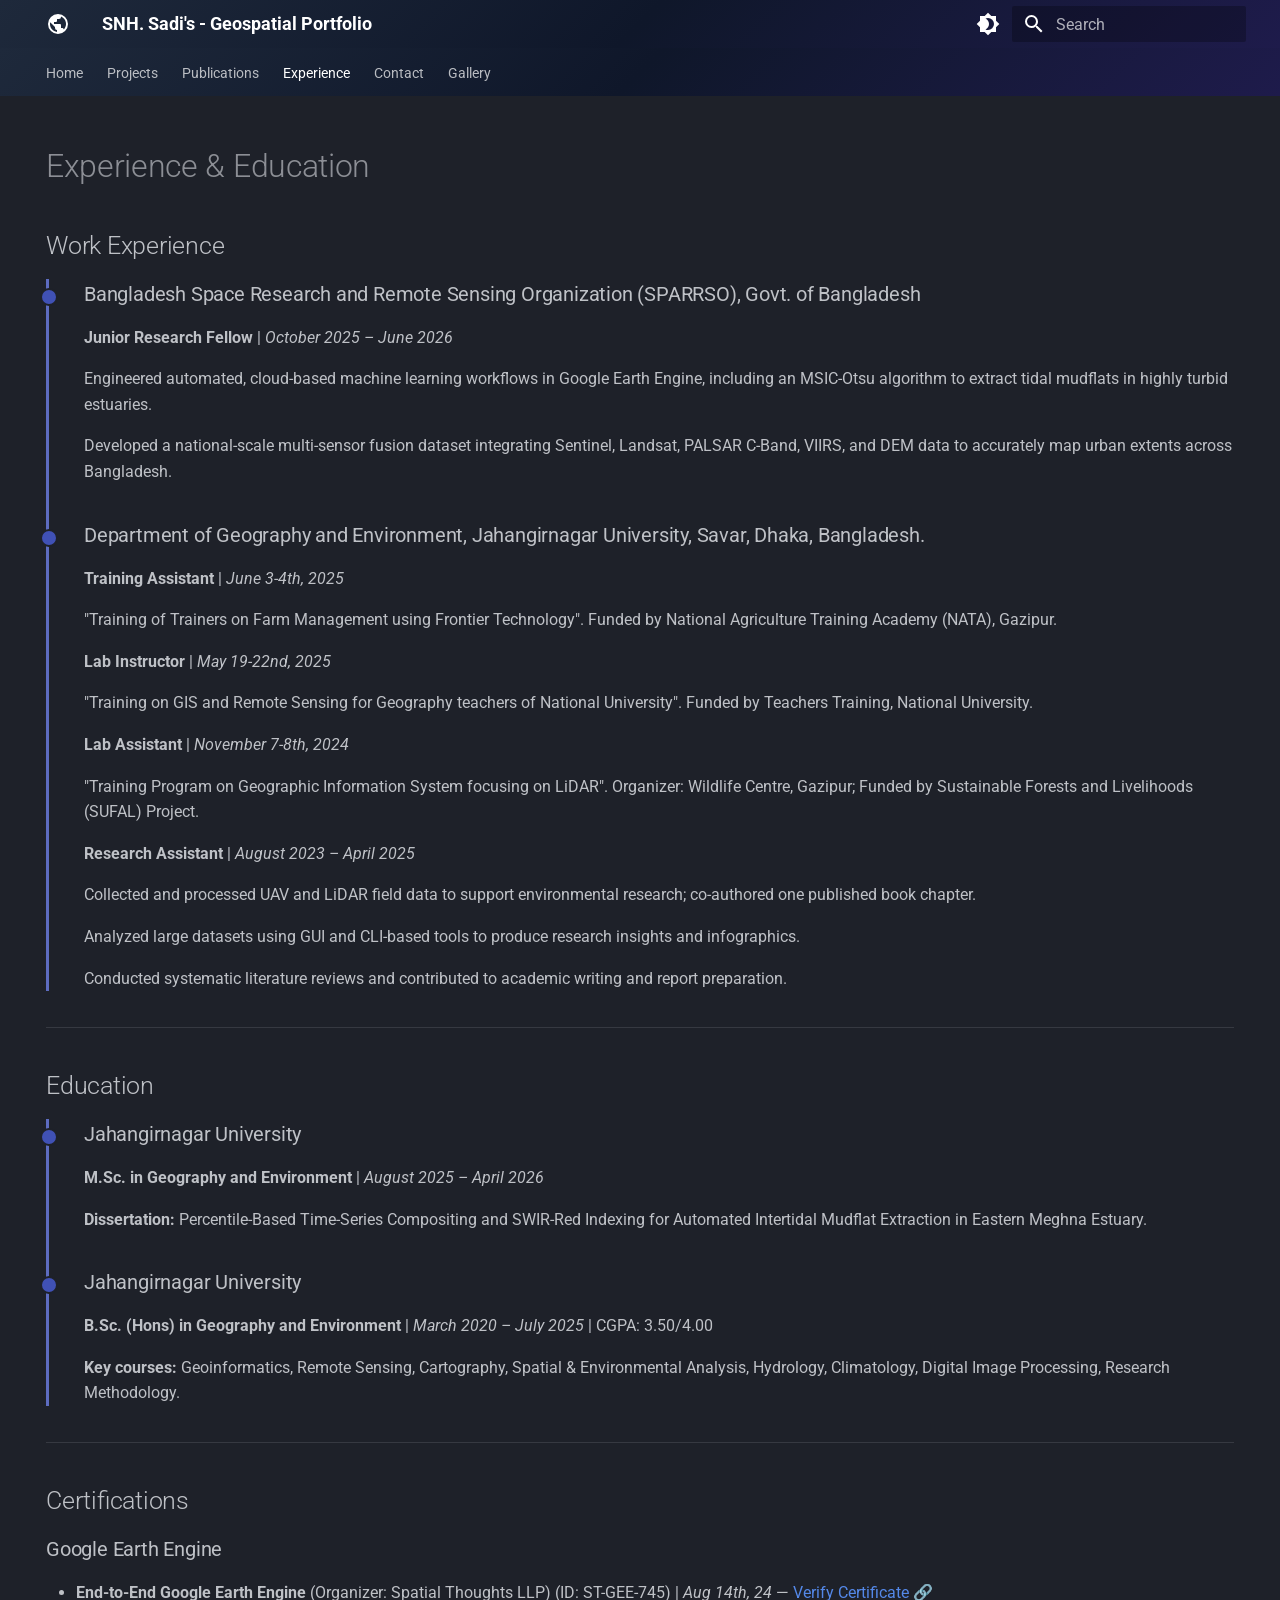
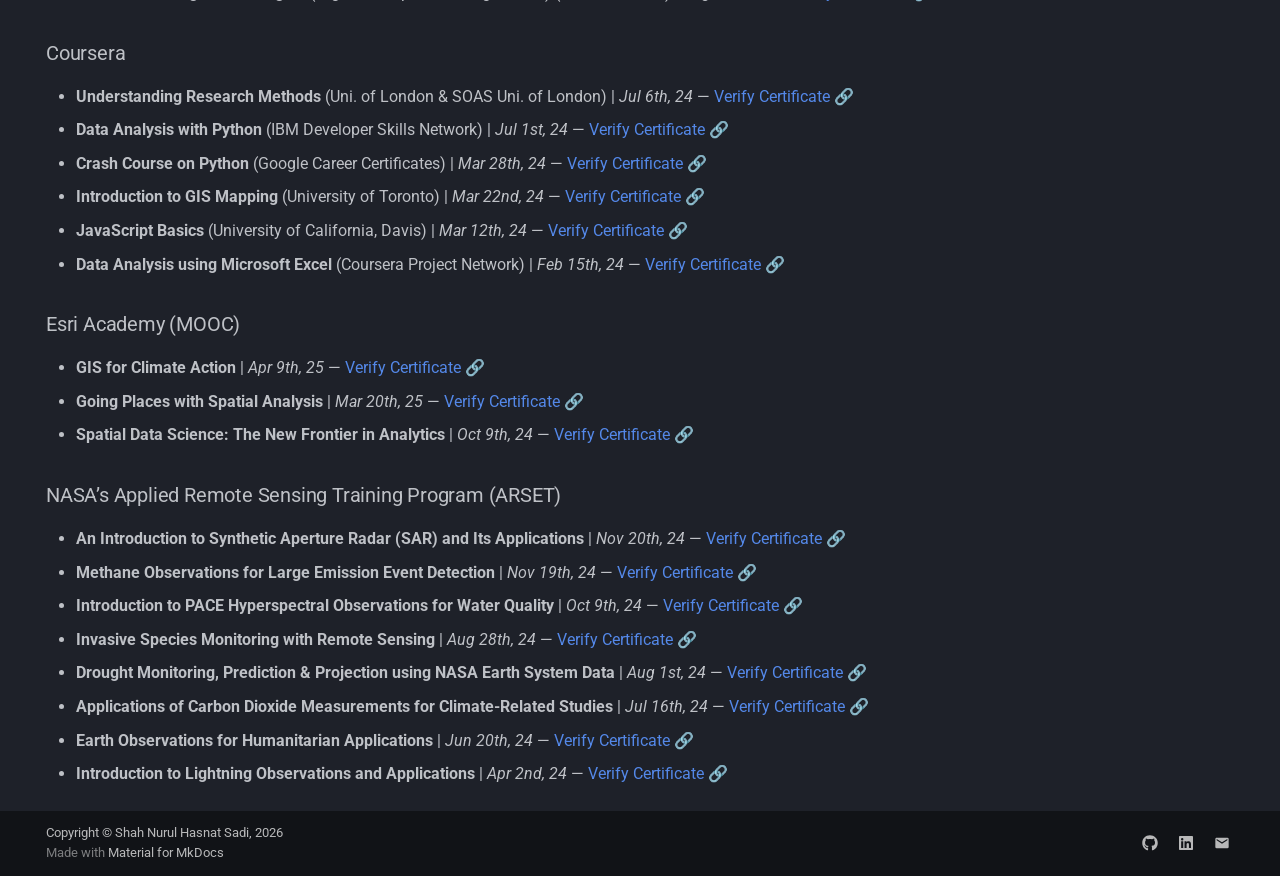
<file: experience/index.html>
<!DOCTYPE html><html lang="en" class="no-js"><head>
    
      <meta charset="utf-8">
      <meta name="viewport" content="width=device-width,initial-scale=1">
      
        <meta name="description" content="Portfolio of Sadi — GIS, Remote Sensing, and Spatial Data Science">
      
      
        <meta name="author" content="Shah Nurul Hasnat Sadi">
      
      
        <link rel="canonical" href="https://snhsadi.github.io/experience/">
      
      
        <link rel="prev" href="../publications/">
      
      
        <link rel="next" href="../contact/">
      
      
        
      
      
      <link rel="icon" href="../assets/images/favicon.png">
      <meta name="generator" content="mkdocs-1.6.1, mkdocs-material-9.7.7">
    
    
      
        <title>Experience - SNH. Sadi's - Geospatial Portfolio</title>
      
    
    
      <link rel="stylesheet" href="../assets/stylesheets/main.ec1eaa64.min.css">
      
        
        <link rel="stylesheet" href="../assets/stylesheets/palette.ab4e12ef.min.css">
      
      


    
    
      
    
    
      
        
        
        <link rel="preconnect" href="https://fonts.gstatic.com" crossorigin="">
        <link rel="stylesheet" href="https://fonts.googleapis.com/css?family=Roboto:300,300i,400,400i,700,700i%7CRoboto+Mono:400,400i,700,700i&amp;display=fallback">
        <style>:root{--md-text-font:"Roboto";--md-code-font:"Roboto Mono"}</style>
      
    
    
      <link rel="stylesheet" href="../assets/css/extra.css">
    
    <script>__md_scope=new URL("..",location),__md_hash=e=>[...e].reduce(((e,_)=>(e<<5)-e+_.charCodeAt(0)),0),__md_get=(e,_=localStorage,t=__md_scope)=>JSON.parse(_.getItem(t.pathname+"."+e)),__md_set=(e,_,t=localStorage,a=__md_scope)=>{try{t.setItem(a.pathname+"."+e,JSON.stringify(_))}catch(e){}}</script>
    
      

    
    
  <link href="../assets/stylesheets/glightbox.min.css" rel="stylesheet"><script src="../assets/javascripts/glightbox.min.js"></script><style id="glightbox-style">
            html.glightbox-open { overflow: initial; height: 100%; }
            .gslide-title { margin-top: 0px; user-select: text; }
            .gslide-desc { color: #666; user-select: text; }
            .gslide-image img { background: white; }
            .gscrollbar-fixer { padding-right: 15px; }
            .gdesc-inner { font-size: 0.75rem; }
            body[data-md-color-scheme="slate"] .gdesc-inner { background: var(--md-default-bg-color); }
            body[data-md-color-scheme="slate"] .gslide-title { color: var(--md-default-fg-color); }
            body[data-md-color-scheme="slate"] .gslide-desc { color: var(--md-default-fg-color); }
        </style></head>
  
  
    
    
      
    
    
    
    
    <body dir="ltr" data-md-color-scheme="slate" data-md-color-primary="indigo" data-md-color-accent="blue">
  
    
    <input class="md-toggle" data-md-toggle="drawer" type="checkbox" id="__drawer" autocomplete="off">
    <input class="md-toggle" data-md-toggle="search" type="checkbox" id="__search" autocomplete="off">
    <label class="md-overlay" for="__drawer"></label>
    <div data-md-component="skip">
      
        
        <a href="#experience-education" class="md-skip">
          Skip to content
        </a>
      
    </div>
    <div data-md-component="announce">
      
    </div>
    
    
      

<header class="md-header" data-md-component="header">
  <nav class="md-header__inner md-grid" aria-label="Header">
    <a href=".." title="SNH. Sadi's - Geospatial Portfolio" class="md-header__button md-logo" aria-label="SNH. Sadi's - Geospatial Portfolio" data-md-component="logo">
      
  
  <svg xmlns="http://www.w3.org/2000/svg" viewBox="0 0 24 24"><path d="M17.9 17.39c-.26-.8-1.01-1.39-1.9-1.39h-1v-3a1 1 0 0 0-1-1H8v-2h2a1 1 0 0 0 1-1V7h2a2 2 0 0 0 2-2v-.41a7.984 7.984 0 0 1 2.9 12.8M11 19.93c-3.95-.49-7-3.85-7-7.93 0-.62.08-1.22.21-1.79L9 15v1a2 2 0 0 0 2 2m1-16A10 10 0 0 0 2 12a10 10 0 0 0 10 10 10 10 0 0 0 10-10A10 10 0 0 0 12 2"></path></svg>

    </a>
    <label class="md-header__button md-icon" for="__drawer">
      
      <svg xmlns="http://www.w3.org/2000/svg" viewBox="0 0 24 24"><path d="M3 6h18v2H3zm0 5h18v2H3zm0 5h18v2H3z"></path></svg>
    </label>
    <div class="md-header__title" data-md-component="header-title">
      <div class="md-header__ellipsis">
        <div class="md-header__topic">
          <span class="md-ellipsis">
            SNH. Sadi's - Geospatial Portfolio
          </span>
        </div>
        <div class="md-header__topic" data-md-component="header-topic">
          <span class="md-ellipsis">
            
              Experience
            
          </span>
        </div>
      </div>
    </div>
    
      
        <form class="md-header__option" data-md-component="palette">
  
    
    
    
    <input class="md-option" data-md-color-media="" data-md-color-scheme="slate" data-md-color-primary="indigo" data-md-color-accent="blue" aria-label="Switch to light mode" type="radio" name="__palette" id="__palette_0">
    
      <label class="md-header__button md-icon" title="Switch to light mode" for="__palette_1" hidden="">
        <svg xmlns="http://www.w3.org/2000/svg" viewBox="0 0 24 24"><path d="M12 18c-.89 0-1.74-.2-2.5-.55C11.56 16.5 13 14.42 13 12s-1.44-4.5-3.5-5.45C10.26 6.2 11.11 6 12 6a6 6 0 0 1 6 6 6 6 0 0 1-6 6m8-9.31V4h-4.69L12 .69 8.69 4H4v4.69L.69 12 4 15.31V20h4.69L12 23.31 15.31 20H20v-4.69L23.31 12z"></path></svg>
      </label>
    
  
    
    
    
    <input class="md-option" data-md-color-media="" data-md-color-scheme="default" data-md-color-primary="light-blue" data-md-color-accent="purple" aria-label="Switch to dark mode" type="radio" name="__palette" id="__palette_1">
    
      <label class="md-header__button md-icon" title="Switch to dark mode" for="__palette_0" hidden="">
        <svg xmlns="http://www.w3.org/2000/svg" viewBox="0 0 24 24"><path d="M12 8a4 4 0 0 0-4 4 4 4 0 0 0 4 4 4 4 0 0 0 4-4 4 4 0 0 0-4-4m0 10a6 6 0 0 1-6-6 6 6 0 0 1 6-6 6 6 0 0 1 6 6 6 6 0 0 1-6 6m8-9.31V4h-4.69L12 .69 8.69 4H4v4.69L.69 12 4 15.31V20h4.69L12 23.31 15.31 20H20v-4.69L23.31 12z"></path></svg>
      </label>
    
  
</form>
      
    
    
      <script>var palette=__md_get("__palette");if(palette&&palette.color){if("(prefers-color-scheme)"===palette.color.media){var media=matchMedia("(prefers-color-scheme: light)"),input=document.querySelector(media.matches?"[data-md-color-media='(prefers-color-scheme: light)']":"[data-md-color-media='(prefers-color-scheme: dark)']");palette.color.media=input.getAttribute("data-md-color-media"),palette.color.scheme=input.getAttribute("data-md-color-scheme"),palette.color.primary=input.getAttribute("data-md-color-primary"),palette.color.accent=input.getAttribute("data-md-color-accent")}for(var[key,value]of Object.entries(palette.color))document.body.setAttribute("data-md-color-"+key,value)}</script>
    
    
    
      
      
        <label class="md-header__button md-icon" for="__search">
          
          <svg xmlns="http://www.w3.org/2000/svg" viewBox="0 0 24 24"><path d="M9.5 3A6.5 6.5 0 0 1 16 9.5c0 1.61-.59 3.09-1.56 4.23l.27.27h.79l5 5-1.5 1.5-5-5v-.79l-.27-.27A6.52 6.52 0 0 1 9.5 16 6.5 6.5 0 0 1 3 9.5 6.5 6.5 0 0 1 9.5 3m0 2C7 5 5 7 5 9.5S7 14 9.5 14 14 12 14 9.5 12 5 9.5 5"></path></svg>
        </label>
        <div class="md-search" data-md-component="search" role="dialog">
  <label class="md-search__overlay" for="__search"></label>
  <div class="md-search__inner" role="search">
    <form class="md-search__form" name="search">
      <input type="text" class="md-search__input" name="query" aria-label="Search" placeholder="Search" autocapitalize="off" autocorrect="off" autocomplete="off" spellcheck="false" data-md-component="search-query" required="">
      <label class="md-search__icon md-icon" for="__search">
        
        <svg xmlns="http://www.w3.org/2000/svg" viewBox="0 0 24 24"><path d="M9.5 3A6.5 6.5 0 0 1 16 9.5c0 1.61-.59 3.09-1.56 4.23l.27.27h.79l5 5-1.5 1.5-5-5v-.79l-.27-.27A6.52 6.52 0 0 1 9.5 16 6.5 6.5 0 0 1 3 9.5 6.5 6.5 0 0 1 9.5 3m0 2C7 5 5 7 5 9.5S7 14 9.5 14 14 12 14 9.5 12 5 9.5 5"></path></svg>
        
        <svg xmlns="http://www.w3.org/2000/svg" viewBox="0 0 24 24"><path d="M20 11v2H8l5.5 5.5-1.42 1.42L4.16 12l7.92-7.92L13.5 5.5 8 11z"></path></svg>
      </label>
      <nav class="md-search__options" aria-label="Search">
        
        <button type="reset" class="md-search__icon md-icon" title="Clear" aria-label="Clear" tabindex="-1">
          
          <svg xmlns="http://www.w3.org/2000/svg" viewBox="0 0 24 24"><path d="M19 6.41 17.59 5 12 10.59 6.41 5 5 6.41 10.59 12 5 17.59 6.41 19 12 13.41 17.59 19 19 17.59 13.41 12z"></path></svg>
        </button>
      </nav>
      
    </form>
    <div class="md-search__output">
      <div class="md-search__scrollwrap" tabindex="0" data-md-scrollfix="">
        <div class="md-search-result" data-md-component="search-result">
          <div class="md-search-result__meta">
            Initializing search
          </div>
          <ol class="md-search-result__list" role="presentation"></ol>
        </div>
      </div>
    </div>
  </div>
</div>
      
    
    
  </nav>
  
</header>
    
    <div class="md-container" data-md-component="container">
      
      
        
          
            
<nav class="md-tabs" aria-label="Tabs" data-md-component="tabs">
  <div class="md-grid">
    <ul class="md-tabs__list">
      
        
  
  
  
  
    <li class="md-tabs__item">
      <a href=".." class="md-tabs__link">
        
  
  
    
  
  Home

      </a>
    </li>
  

      
        
  
  
  
  
    
    
      <li class="md-tabs__item">
        <a href="../projects/" class="md-tabs__link">
          
  
  
  Projects

        </a>
      </li>
    
  

      
        
  
  
  
  
    <li class="md-tabs__item">
      <a href="../publications/" class="md-tabs__link">
        
  
  
    
  
  Publications

      </a>
    </li>
  

      
        
  
  
  
    
  
  
    <li class="md-tabs__item md-tabs__item--active">
      <a href="./" class="md-tabs__link">
        
  
  
    
  
  Experience

      </a>
    </li>
  

      
        
  
  
  
  
    <li class="md-tabs__item">
      <a href="../contact/" class="md-tabs__link">
        
  
  
    
  
  Contact

      </a>
    </li>
  

      
        
  
  
  
  
    <li class="md-tabs__item">
      <a href="../gallery/" class="md-tabs__link">
        
  
  
    
  
  Gallery

      </a>
    </li>
  

      
    </ul>
  </div>
</nav>
          
        
      
      <main class="md-main" data-md-component="main">
        <div class="md-main__inner md-grid">
          
            
              
                
              
              <div class="md-sidebar md-sidebar--primary" data-md-component="sidebar" data-md-type="navigation" hidden="">
                <div class="md-sidebar__scrollwrap">
                  <div class="md-sidebar__inner">
                    


  


<nav class="md-nav md-nav--primary md-nav--lifted" aria-label="Navigation" data-md-level="0">
  <label class="md-nav__title" for="__drawer">
    <a href=".." title="SNH. Sadi's - Geospatial Portfolio" class="md-nav__button md-logo" aria-label="SNH. Sadi's - Geospatial Portfolio" data-md-component="logo">
      
  
  <svg xmlns="http://www.w3.org/2000/svg" viewBox="0 0 24 24"><path d="M17.9 17.39c-.26-.8-1.01-1.39-1.9-1.39h-1v-3a1 1 0 0 0-1-1H8v-2h2a1 1 0 0 0 1-1V7h2a2 2 0 0 0 2-2v-.41a7.984 7.984 0 0 1 2.9 12.8M11 19.93c-3.95-.49-7-3.85-7-7.93 0-.62.08-1.22.21-1.79L9 15v1a2 2 0 0 0 2 2m1-16A10 10 0 0 0 2 12a10 10 0 0 0 10 10 10 10 0 0 0 10-10A10 10 0 0 0 12 2"></path></svg>

    </a>
    SNH. Sadi's - Geospatial Portfolio
  </label>
  
  <ul class="md-nav__list" data-md-scrollfix="">
    
      
      
  
  
  
  
    <li class="md-nav__item">
      <a href=".." class="md-nav__link">
        
  
  
  <span class="md-ellipsis">
    
  
    Home
  

    
  </span>
  
  

      </a>
    </li>
  

    
      
      
  
  
  
  
    
    
    
    
      
      
    
    
    <li class="md-nav__item md-nav__item--nested">
      
        
        
        <input class="md-nav__toggle md-toggle " type="checkbox" id="__nav_2">
        
          
          <label class="md-nav__link" for="__nav_2" id="__nav_2_label" tabindex="0">
            
  
  
  <span class="md-ellipsis">
    
  
    Projects
  

    
  </span>
  
  

            <span class="md-nav__icon md-icon"></span>
          </label>
        
        <nav class="md-nav" data-md-level="1" aria-labelledby="__nav_2_label" aria-expanded="false">
          <label class="md-nav__title" for="__nav_2">
            <span class="md-nav__icon md-icon"></span>
            
  
    Projects
  

          </label>
          <ul class="md-nav__list" data-md-scrollfix="">
            
              
                
  
  
  
  
    <li class="md-nav__item">
      <a href="../projects/" class="md-nav__link">
        
  
  
  <span class="md-ellipsis">
    
  
    All Projects
  

    
  </span>
  
  

      </a>
    </li>
  

              
            
              
                
  
  
  
  
    <li class="md-nav__item">
      <a href="../projects/sylhet-flood-2024/" class="md-nav__link">
        
  
  
  <span class="md-ellipsis">
    
  
    Sylhet Flood Mapping &amp; Analysis (2024)
  

    
  </span>
  
  

      </a>
    </li>
  

              
            
              
                
  
  
  
  
    <li class="md-nav__item">
      <a href="../projects/mudflat-2024/" class="md-nav__link">
        
  
  
  <span class="md-ellipsis">
    
  
    Automated Intertidal Mudflat Mapping: MSIC-Otsu &amp; MTDI
  

    
  </span>
  
  

      </a>
    </li>
  

              
            
              
                
  
  
  
  
    <li class="md-nav__item">
      <a href="../projects/single-pop/" class="md-nav__link">
        
  
  
  <span class="md-ellipsis">
    
  
    Gender Specific Single-Age Population Database
  

    
  </span>
  
  

      </a>
    </li>
  

              
            
              
                
  
  
  
  
    <li class="md-nav__item">
      <a href="../projects/bd-lulc/" class="md-nav__link">
        
  
  
  <span class="md-ellipsis">
    
  
    Interactive LULC-Explorer for Bangladesh
  

    
  </span>
  
  

      </a>
    </li>
  

              
            
              
                
  
  
  
  
    <li class="md-nav__item">
      <a href="../projects/carbon-stock/" class="md-nav__link">
        
  
  
  <span class="md-ellipsis">
    
  
    Quantifying Aboveground Carbon Stock
  

    
  </span>
  
  

      </a>
    </li>
  

              
            
              
                
  
  
  
  
    <li class="md-nav__item">
      <a href="../projects/hjbl-2026/" class="md-nav__link">
        
  
  
  <span class="md-ellipsis">
    
  
    Hudson Bay Lowlands Geospatial Dashboard
  

    
  </span>
  
  

      </a>
    </li>
  

              
            
          </ul>
        </nav>
      
    </li>
  

    
      
      
  
  
  
  
    <li class="md-nav__item">
      <a href="../publications/" class="md-nav__link">
        
  
  
  <span class="md-ellipsis">
    
  
    Publications
  

    
  </span>
  
  

      </a>
    </li>
  

    
      
      
  
  
    
  
  
  
    <li class="md-nav__item md-nav__item--active">
      
      <input class="md-nav__toggle md-toggle" type="checkbox" id="__toc">
      
      
        
      
      
        <label class="md-nav__link md-nav__link--active" for="__toc">
          
  
  
  <span class="md-ellipsis">
    
  
    Experience
  

    
  </span>
  
  

          <span class="md-nav__icon md-icon"></span>
        </label>
      
      <a href="./" class="md-nav__link md-nav__link--active">
        
  
  
  <span class="md-ellipsis">
    
  
    Experience
  

    
  </span>
  
  

      </a>
      
        

<nav class="md-nav md-nav--secondary" aria-label="Table of contents">
  
  
  
    
  
  
    <label class="md-nav__title" for="__toc">
      <span class="md-nav__icon md-icon"></span>
      Table of contents
    </label>
    <ul class="md-nav__list" data-md-component="toc" data-md-scrollfix="">
      
        <li class="md-nav__item">
  <a href="#work-experience" class="md-nav__link">
    <span class="md-ellipsis">
      
        Work Experience
      
    </span>
  </a>
  
    <nav class="md-nav" aria-label="Work Experience">
      <ul class="md-nav__list">
        
          <li class="md-nav__item">
  <a href="#bangladesh-space-research-and-remote-sensing-organization-sparrso-govt-of-bangladesh" class="md-nav__link">
    <span class="md-ellipsis">
      
        Bangladesh Space Research and Remote Sensing Organization (SPARRSO), Govt. of Bangladesh
      
    </span>
  </a>
  
</li>
        
          <li class="md-nav__item">
  <a href="#department-of-geography-and-environment-jahangirnagar-university-savar-dhaka-bangladesh" class="md-nav__link">
    <span class="md-ellipsis">
      
        Department of Geography and Environment, Jahangirnagar University, Savar, Dhaka, Bangladesh.
      
    </span>
  </a>
  
</li>
        
      </ul>
    </nav>
  
</li>
      
        <li class="md-nav__item">
  <a href="#education" class="md-nav__link">
    <span class="md-ellipsis">
      
        Education
      
    </span>
  </a>
  
    <nav class="md-nav" aria-label="Education">
      <ul class="md-nav__list">
        
          <li class="md-nav__item">
  <a href="#jahangirnagar-university" class="md-nav__link">
    <span class="md-ellipsis">
      
        Jahangirnagar University
      
    </span>
  </a>
  
</li>
        
          <li class="md-nav__item">
  <a href="#jahangirnagar-university_1" class="md-nav__link">
    <span class="md-ellipsis">
      
        Jahangirnagar University
      
    </span>
  </a>
  
</li>
        
      </ul>
    </nav>
  
</li>
      
        <li class="md-nav__item">
  <a href="#certifications" class="md-nav__link">
    <span class="md-ellipsis">
      
        Certifications
      
    </span>
  </a>
  
    <nav class="md-nav" aria-label="Certifications">
      <ul class="md-nav__list">
        
          <li class="md-nav__item">
  <a href="#google-earth-engine" class="md-nav__link">
    <span class="md-ellipsis">
      
        Google Earth Engine
      
    </span>
  </a>
  
</li>
        
          <li class="md-nav__item">
  <a href="#coursera" class="md-nav__link">
    <span class="md-ellipsis">
      
        Coursera
      
    </span>
  </a>
  
</li>
        
          <li class="md-nav__item">
  <a href="#esri-academy-mooc" class="md-nav__link">
    <span class="md-ellipsis">
      
        Esri Academy (MOOC)
      
    </span>
  </a>
  
</li>
        
          <li class="md-nav__item">
  <a href="#nasas-applied-remote-sensing-training-program-arset" class="md-nav__link">
    <span class="md-ellipsis">
      
        NASA’s Applied Remote Sensing Training Program (ARSET)
      
    </span>
  </a>
  
</li>
        
      </ul>
    </nav>
  
</li>
      
    </ul>
  
</nav>
      
    </li>
  

    
      
      
  
  
  
  
    <li class="md-nav__item">
      <a href="../contact/" class="md-nav__link">
        
  
  
  <span class="md-ellipsis">
    
  
    Contact
  

    
  </span>
  
  

      </a>
    </li>
  

    
      
      
  
  
  
  
    <li class="md-nav__item">
      <a href="../gallery/" class="md-nav__link">
        
  
  
  <span class="md-ellipsis">
    
  
    Gallery
  

    
  </span>
  
  

      </a>
    </li>
  

    
  </ul>
</nav>
                  </div>
                </div>
              </div>
            
            
              
                
              
              <div class="md-sidebar md-sidebar--secondary" data-md-component="sidebar" data-md-type="toc" hidden="">
                <div class="md-sidebar__scrollwrap">
                  <div class="md-sidebar__inner">
                    

<nav class="md-nav md-nav--secondary" aria-label="Table of contents">
  
  
  
    
  
  
    <label class="md-nav__title" for="__toc">
      <span class="md-nav__icon md-icon"></span>
      Table of contents
    </label>
    <ul class="md-nav__list" data-md-component="toc" data-md-scrollfix="">
      
        <li class="md-nav__item">
  <a href="#work-experience" class="md-nav__link">
    <span class="md-ellipsis">
      
        Work Experience
      
    </span>
  </a>
  
    <nav class="md-nav" aria-label="Work Experience">
      <ul class="md-nav__list">
        
          <li class="md-nav__item">
  <a href="#bangladesh-space-research-and-remote-sensing-organization-sparrso-govt-of-bangladesh" class="md-nav__link">
    <span class="md-ellipsis">
      
        Bangladesh Space Research and Remote Sensing Organization (SPARRSO), Govt. of Bangladesh
      
    </span>
  </a>
  
</li>
        
          <li class="md-nav__item">
  <a href="#department-of-geography-and-environment-jahangirnagar-university-savar-dhaka-bangladesh" class="md-nav__link">
    <span class="md-ellipsis">
      
        Department of Geography and Environment, Jahangirnagar University, Savar, Dhaka, Bangladesh.
      
    </span>
  </a>
  
</li>
        
      </ul>
    </nav>
  
</li>
      
        <li class="md-nav__item">
  <a href="#education" class="md-nav__link">
    <span class="md-ellipsis">
      
        Education
      
    </span>
  </a>
  
    <nav class="md-nav" aria-label="Education">
      <ul class="md-nav__list">
        
          <li class="md-nav__item">
  <a href="#jahangirnagar-university" class="md-nav__link">
    <span class="md-ellipsis">
      
        Jahangirnagar University
      
    </span>
  </a>
  
</li>
        
          <li class="md-nav__item">
  <a href="#jahangirnagar-university_1" class="md-nav__link">
    <span class="md-ellipsis">
      
        Jahangirnagar University
      
    </span>
  </a>
  
</li>
        
      </ul>
    </nav>
  
</li>
      
        <li class="md-nav__item">
  <a href="#certifications" class="md-nav__link">
    <span class="md-ellipsis">
      
        Certifications
      
    </span>
  </a>
  
    <nav class="md-nav" aria-label="Certifications">
      <ul class="md-nav__list">
        
          <li class="md-nav__item">
  <a href="#google-earth-engine" class="md-nav__link">
    <span class="md-ellipsis">
      
        Google Earth Engine
      
    </span>
  </a>
  
</li>
        
          <li class="md-nav__item">
  <a href="#coursera" class="md-nav__link">
    <span class="md-ellipsis">
      
        Coursera
      
    </span>
  </a>
  
</li>
        
          <li class="md-nav__item">
  <a href="#esri-academy-mooc" class="md-nav__link">
    <span class="md-ellipsis">
      
        Esri Academy (MOOC)
      
    </span>
  </a>
  
</li>
        
          <li class="md-nav__item">
  <a href="#nasas-applied-remote-sensing-training-program-arset" class="md-nav__link">
    <span class="md-ellipsis">
      
        NASA’s Applied Remote Sensing Training Program (ARSET)
      
    </span>
  </a>
  
</li>
        
      </ul>
    </nav>
  
</li>
      
    </ul>
  
</nav>
                  </div>
                </div>
              </div>
            
          
          
            <div class="md-content" data-md-component="content">
              
              <article class="md-content__inner md-typeset">
                
                  
  




<h1 id="experience-education">Experience &amp; Education</h1>
<h2 id="work-experience">Work Experience</h2>
<div class="timeline">
<div class="timeline-entry">
<h3 id="bangladesh-space-research-and-remote-sensing-organization-sparrso-govt-of-bangladesh">Bangladesh Space Research and Remote Sensing Organization (SPARRSO), Govt. of Bangladesh</h3>
<p><strong>Junior Research Fellow</strong> | <em>October 2025 – June 2026</em></p>
<p>Engineered automated, cloud-based machine learning workflows in Google Earth Engine, including an MSIC-Otsu algorithm to extract tidal mudflats in highly turbid estuaries.</p>
<p>Developed a national-scale multi-sensor fusion dataset integrating Sentinel, Landsat, PALSAR C-Band, VIIRS, and DEM data to accurately map urban extents across Bangladesh.</p>
</div>
<div class="timeline-entry">
<h3 id="department-of-geography-and-environment-jahangirnagar-university-savar-dhaka-bangladesh">Department of Geography and Environment, Jahangirnagar University, Savar, Dhaka, Bangladesh.</h3>
<p><strong>Training Assistant</strong> | <em>June 3-4th, 2025</em></p>
<p>"Training of Trainers on Farm Management using Frontier Technology". Funded by National Agriculture Training Academy (NATA), Gazipur.</p>
<p><strong>Lab Instructor</strong> | <em>May 19-22nd, 2025</em></p>
<p>"Training on GIS and Remote Sensing for Geography teachers of National University". Funded by Teachers Training, National University.</p>
<p><strong>Lab Assistant</strong> | <em>November 7-8th, 2024</em></p>
<p>"Training Program on Geographic Information System focusing on LiDAR". Organizer: Wildlife Centre, Gazipur; Funded by Sustainable Forests and Livelihoods (SUFAL) Project.</p>
<p><strong>Research Assistant</strong> | <em>August 2023 – April 2025</em></p>
<p>Collected and processed UAV and LiDAR field data to support environmental research; co-authored one published book chapter.</p>
<p>Analyzed large datasets using GUI and CLI-based tools to produce research insights and infographics.</p>
<p>Conducted systematic literature reviews and contributed to academic writing and report preparation.</p>
</div>
</div>
<hr>
<h2 id="education">Education</h2>
<div class="timeline">
<div class="timeline-entry">
<h3 id="jahangirnagar-university">Jahangirnagar University</h3>
<p><strong>M.Sc. in Geography and Environment</strong> | <em>August 2025 – April 2026</em></p>
<p><strong>Dissertation:</strong> Percentile-Based Time-Series Compositing and SWIR-Red Indexing for Automated Intertidal Mudflat Extraction in Eastern Meghna Estuary.</p>
</div>
<div class="timeline-entry">
<h3 id="jahangirnagar-university_1">Jahangirnagar University</h3>
<p><strong>B.Sc. (Hons) in Geography and Environment</strong> | <em>March 2020 – July 2025</em> | CGPA: 3.50/4.00</p>
<p><strong>Key courses:</strong> Geoinformatics, Remote Sensing, Cartography, Spatial &amp; Environmental Analysis, Hydrology, Climatology, Digital Image Processing, Research Methodology.</p>
</div>
</div>
<hr>
<h2 id="certifications">Certifications</h2>
<h3 id="google-earth-engine">Google Earth Engine</h3>
<ul>
<li><strong>End-to-End Google Earth Engine</strong> (Organizer: Spatial Thoughts LLP) (ID: ST-GEE-745) | <em>Aug 14th, 24</em> — <a href="https://spatialthoughts.com/verify/" target="_blank">Verify Certificate 🔗</a></li>
</ul>
<h3 id="coursera">Coursera</h3>
<ul>
<li><strong>Understanding Research Methods</strong> (Uni. of London &amp; SOAS Uni. of London) | <em>Jul 6th, 24</em> — <a href="https://www.coursera.org/account/accomplishments/verify/6GAHEFV2ZUS8" target="_blank">Verify Certificate 🔗</a></li>
<li><strong>Data Analysis with Python</strong> (IBM Developer Skills Network) | <em>Jul 1st, 24</em> — <a href="https://www.coursera.org/account/accomplishments/verify/Q2YLVQYNM3RG" target="_blank">Verify Certificate 🔗</a></li>
<li><strong>Crash Course on Python</strong> (Google Career Certificates) | <em>Mar 28th, 24</em> — <a href="https://www.coursera.org/account/accomplishments/verify/VZ8LAK8WH5GR" target="_blank">Verify Certificate 🔗</a></li>
<li><strong>Introduction to GIS Mapping</strong> (University of Toronto) | <em>Mar 22nd, 24</em> — <a href="https://www.coursera.org/account/accomplishments/verify/PJQAESEW8HXF" target="_blank">Verify Certificate 🔗</a></li>
<li><strong>JavaScript Basics</strong> (University of California, Davis) | <em>Mar 12th, 24</em> — <a href="https://www.coursera.org/account/accomplishments/verify/36QETGNRSAZF" target="_blank">Verify Certificate 🔗</a></li>
<li><strong>Data Analysis using Microsoft Excel</strong> (Coursera Project Network) | <em>Feb 15th, 24</em> — <a href="https://www.coursera.org/account/accomplishments/verify/WNVQ5X9U48EW" target="_blank">Verify Certificate 🔗</a></li>
</ul>
<h3 id="esri-academy-mooc">Esri Academy (MOOC)</h3>
<ul>
<li><strong>GIS for Climate Action</strong> | <em>Apr 9th, 25</em> — <a href="https://www.esri.com/training/TrainingRecord/Certificate/sadisnh/67897de2698da40012954be3/-360" target="_blank">Verify Certificate 🔗</a></li>
<li><strong>Going Places with Spatial Analysis</strong> | <em>Mar 20th, 25</em> — <a href="https://www.esri.com/training/TrainingRecord/Certificate/sadisnh/67897dca723f8f001a5dfd13/-360" target="_blank">Verify Certificate 🔗</a></li>
<li><strong>Spatial Data Science: The New Frontier in Analytics</strong> | <em>Oct 9th, 24</em> — <a href="https://www.esri.com/training/TrainingRecord/Certificate/sadisnh/66cee32cf1ee890029fd205f/-360" target="_blank">Verify Certificate 🔗</a></li>
</ul>
<h3 id="nasas-applied-remote-sensing-training-program-arset">NASA’s Applied Remote Sensing Training Program (ARSET)</h3>
<ul>
<li><strong>An Introduction to Synthetic Aperture Radar (SAR) and Its Applications</strong> | <em>Nov 20th, 24</em> — <a href="https://drive.google.com/file/d/1B2HERif5D8gwNjGajzwfK9lbiXqmWMVg/view?usp=sharing" target="_blank">Verify Certificate 🔗</a></li>
<li><strong>Methane Observations for Large Emission Event Detection</strong> | <em>Nov 19th, 24</em> — <a href="https://drive.google.com/file/d/1EqQVxTSeXcTT3O8hWY3QIeN7ioKTn37V/view?usp=sharing" target="_blank">Verify Certificate 🔗</a></li>
<li><strong>Introduction to PACE Hyperspectral Observations for Water Quality</strong> | <em>Oct 9th, 24</em> — <a href="https://drive.google.com/file/d/1aB5O1vL-uSetr534d3gEFrvC0bFHbuPA/view?usp=sharing" target="_blank">Verify Certificate 🔗</a></li>
<li><strong>Invasive Species Monitoring with Remote Sensing</strong> | <em>Aug 28th, 24</em> — <a href="https://drive.google.com/file/d/1_-6do6v8nTuHb70FiYskCAu5mTyFNnQ4/view?usp=sharing" target="_blank">Verify Certificate 🔗</a></li>
<li><strong>Drought Monitoring, Prediction &amp; Projection using NASA Earth System Data</strong> | <em>Aug 1st, 24</em> — <a href="https://drive.google.com/file/d/1_M6vzrOY40gI74DYVY-THmF5demU3XV_/view?usp=sharing" target="_blank">Verify Certificate 🔗</a></li>
<li><strong>Applications of Carbon Dioxide Measurements for Climate-Related Studies</strong> | <em>Jul 16th, 24</em> — <a href="https://drive.google.com/file/d/1XzWXNDT-y3GSpEVBR62ZzMb_b3g6_5sD/view?usp=sharing" target="_blank">Verify Certificate 🔗</a></li>
<li><strong>Earth Observations for Humanitarian Applications</strong> | <em>Jun 20th, 24</em> — <a href="https://drive.google.com/file/d/1WEvdc9aw4JSHspms9aI2xCzolKl6gDFD/view?usp=sharing" target="_blank">Verify Certificate 🔗</a></li>
<li><strong>Introduction to Lightning Observations and Applications</strong> | <em>Apr 2nd, 24</em> — <a href="https://drive.google.com/file/d/1Os5nKu0rXfANyF5zmJp7x9Np-Mgal6rm/view?usp=sharing" target="_blank">Verify Certificate 🔗</a></li>
</ul>







  
  




  



                
              </article>
            </div>
          
          
<script>var target=document.getElementById(location.hash.slice(1));target&&target.name&&(target.checked=target.name.startsWith("__tabbed_"))</script>
        </div>
        
          <button type="button" class="md-top md-icon" data-md-component="top" hidden="">
  
  <svg xmlns="http://www.w3.org/2000/svg" viewBox="0 0 24 24"><path d="M13 20h-2V8l-5.5 5.5-1.42-1.42L12 4.16l7.92 7.92-1.42 1.42L13 8z"></path></svg>
  Back to top
</button>
        
      </main>
      
        <footer class="md-footer">
  
  <div class="md-footer-meta md-typeset">
    <div class="md-footer-meta__inner md-grid">
      <div class="md-copyright">
  
    <div class="md-copyright__highlight">
      Copyright © Shah Nurul Hasnat Sadi, 2026
    </div>
  
  
    Made with
    <a href="https://squidfunk.github.io/mkdocs-material/" target="_blank" rel="noopener">
      Material for MkDocs
    </a>
  
</div>
      
        
<div class="md-social">
  
    
    
    
    
      
      
    
    <a href="https://github.com/snhsadi" target="_blank" rel="noopener" title="github.com" class="md-social__link">
      <svg xmlns="http://www.w3.org/2000/svg" viewBox="0 0 512 512"><!--! Font Awesome Free 7.1.0 by @fontawesome - https://fontawesome.com License - https://fontawesome.com/license/free (Icons: CC BY 4.0, Fonts: SIL OFL 1.1, Code: MIT License) Copyright 2025 Fonticons, Inc.--><path d="M173.9 397.4c0 2-2.3 3.6-5.2 3.6-3.3.3-5.6-1.3-5.6-3.6 0-2 2.3-3.6 5.2-3.6 3-.3 5.6 1.3 5.6 3.6m-31.1-4.5c-.7 2 1.3 4.3 4.3 4.9 2.6 1 5.6 0 6.2-2s-1.3-4.3-4.3-5.2c-2.6-.7-5.5.3-6.2 2.3m44.2-1.7c-2.9.7-4.9 2.6-4.6 4.9.3 2 2.9 3.3 5.9 2.6 2.9-.7 4.9-2.6 4.6-4.6-.3-1.9-3-3.2-5.9-2.9M252.8 8C114.1 8 8 113.3 8 252c0 110.9 69.8 205.8 169.5 239.2 12.8 2.3 17.3-5.6 17.3-12.1 0-6.2-.3-40.4-.3-61.4 0 0-70 15-84.7-29.8 0 0-11.4-29.1-27.8-36.6 0 0-22.9-15.7 1.6-15.4 0 0 24.9 2 38.6 25.8 21.9 38.6 58.6 27.5 72.9 20.9 2.3-16 8.8-27.1 16-33.7-55.9-6.2-112.3-14.3-112.3-110.5 0-27.5 7.6-41.3 23.6-58.9-2.6-6.5-11.1-33.3 2.6-67.9 20.9-6.5 69 27 69 27 20-5.6 41.5-8.5 62.8-8.5s42.8 2.9 62.8 8.5c0 0 48.1-33.6 69-27 13.7 34.7 5.2 61.4 2.6 67.9 16 17.7 25.8 31.5 25.8 58.9 0 96.5-58.9 104.2-114.8 110.5 9.2 7.9 17 22.9 17 46.4 0 33.7-.3 75.4-.3 83.6 0 6.5 4.6 14.4 17.3 12.1C436.2 457.8 504 362.9 504 252 504 113.3 391.5 8 252.8 8M105.2 352.9c-1.3 1-1 3.3.7 5.2 1.6 1.6 3.9 2.3 5.2 1 1.3-1 1-3.3-.7-5.2-1.6-1.6-3.9-2.3-5.2-1m-10.8-8.1c-.7 1.3.3 2.9 2.3 3.9 1.6 1 3.6.7 4.3-.7.7-1.3-.3-2.9-2.3-3.9-2-.6-3.6-.3-4.3.7m32.4 35.6c-1.6 1.3-1 4.3 1.3 6.2 2.3 2.3 5.2 2.6 6.5 1 1.3-1.3.7-4.3-1.3-6.2-2.2-2.3-5.2-2.6-6.5-1m-11.4-14.7c-1.6 1-1.6 3.6 0 5.9s4.3 3.3 5.6 2.3c1.6-1.3 1.6-3.9 0-6.2-1.4-2.3-4-3.3-5.6-2"></path></svg>
    </a>
  
    
    
    
    
      
      
    
    <a href="https://www.linkedin.com/in/snh-sadi/" target="_blank" rel="noopener" title="www.linkedin.com" class="md-social__link">
      <svg xmlns="http://www.w3.org/2000/svg" viewBox="0 0 448 512"><!--! Font Awesome Free 7.1.0 by @fontawesome - https://fontawesome.com License - https://fontawesome.com/license/free (Icons: CC BY 4.0, Fonts: SIL OFL 1.1, Code: MIT License) Copyright 2025 Fonticons, Inc.--><path d="M416 32H31.9C14.3 32 0 46.5 0 64.3v383.4C0 465.5 14.3 480 31.9 480H416c17.6 0 32-14.5 32-32.3V64.3c0-17.8-14.4-32.3-32-32.3M135.4 416H69V202.2h66.5V416zM102.2 96a38.5 38.5 0 1 1 0 77 38.5 38.5 0 1 1 0-77m282.1 320h-66.4V312c0-24.8-.5-56.7-34.5-56.7-34.6 0-39.9 27-39.9 54.9V416h-66.4V202.2h63.7v29.2h.9c8.9-16.8 30.6-34.5 62.9-34.5 67.2 0 79.7 44.3 79.7 101.9z"></path></svg>
    </a>
  
    
    
    
    
    <a href="mailto:sadi.49@geography-juniv.edu.bd" target="_blank" rel="noopener" title="" class="md-social__link">
      <svg xmlns="http://www.w3.org/2000/svg" viewBox="0 0 24 24"><path d="m20 8-8 5-8-5V6l8 5 8-5m0-2H4c-1.11 0-2 .89-2 2v12a2 2 0 0 0 2 2h16a2 2 0 0 0 2-2V6a2 2 0 0 0-2-2"></path></svg>
    </a>
  
</div>
      
    </div>
  </div>
</footer>
      
    </div>
    <div class="md-dialog" data-md-component="dialog">
      <div class="md-dialog__inner md-typeset"></div>
    </div>
    
    
    
      
      
      <script id="__config" type="application/json">{"annotate": null, "base": "..", "features": ["navigation.tabs", "navigation.top", "content.code.copy"], "search": "../assets/javascripts/workers/search.2c215733.min.js", "tags": null, "translations": {"clipboard.copied": "Copied to clipboard", "clipboard.copy": "Copy to clipboard", "search.result.more.one": "1 more on this page", "search.result.more.other": "# more on this page", "search.result.none": "No matching documents", "search.result.one": "1 matching document", "search.result.other": "# matching documents", "search.result.placeholder": "Type to start searching", "search.result.term.missing": "Missing", "select.version": "Select version"}, "version": null}</script>
    
    
      <script src="../assets/javascripts/bundle.d7400e89.min.js"></script>
      
        <script src="../assets/js/custom.js"></script>
      
    
  
<script id="init-glightbox">const lightbox = GLightbox({"touchNavigation": true, "loop": false, "zoomable": true, "draggable": true, "openEffect": "zoom", "closeEffect": "zoom", "slideEffect": "slide"});
document$.subscribe(()=>{ lightbox.reload(); });
</script></body></html>
</file>
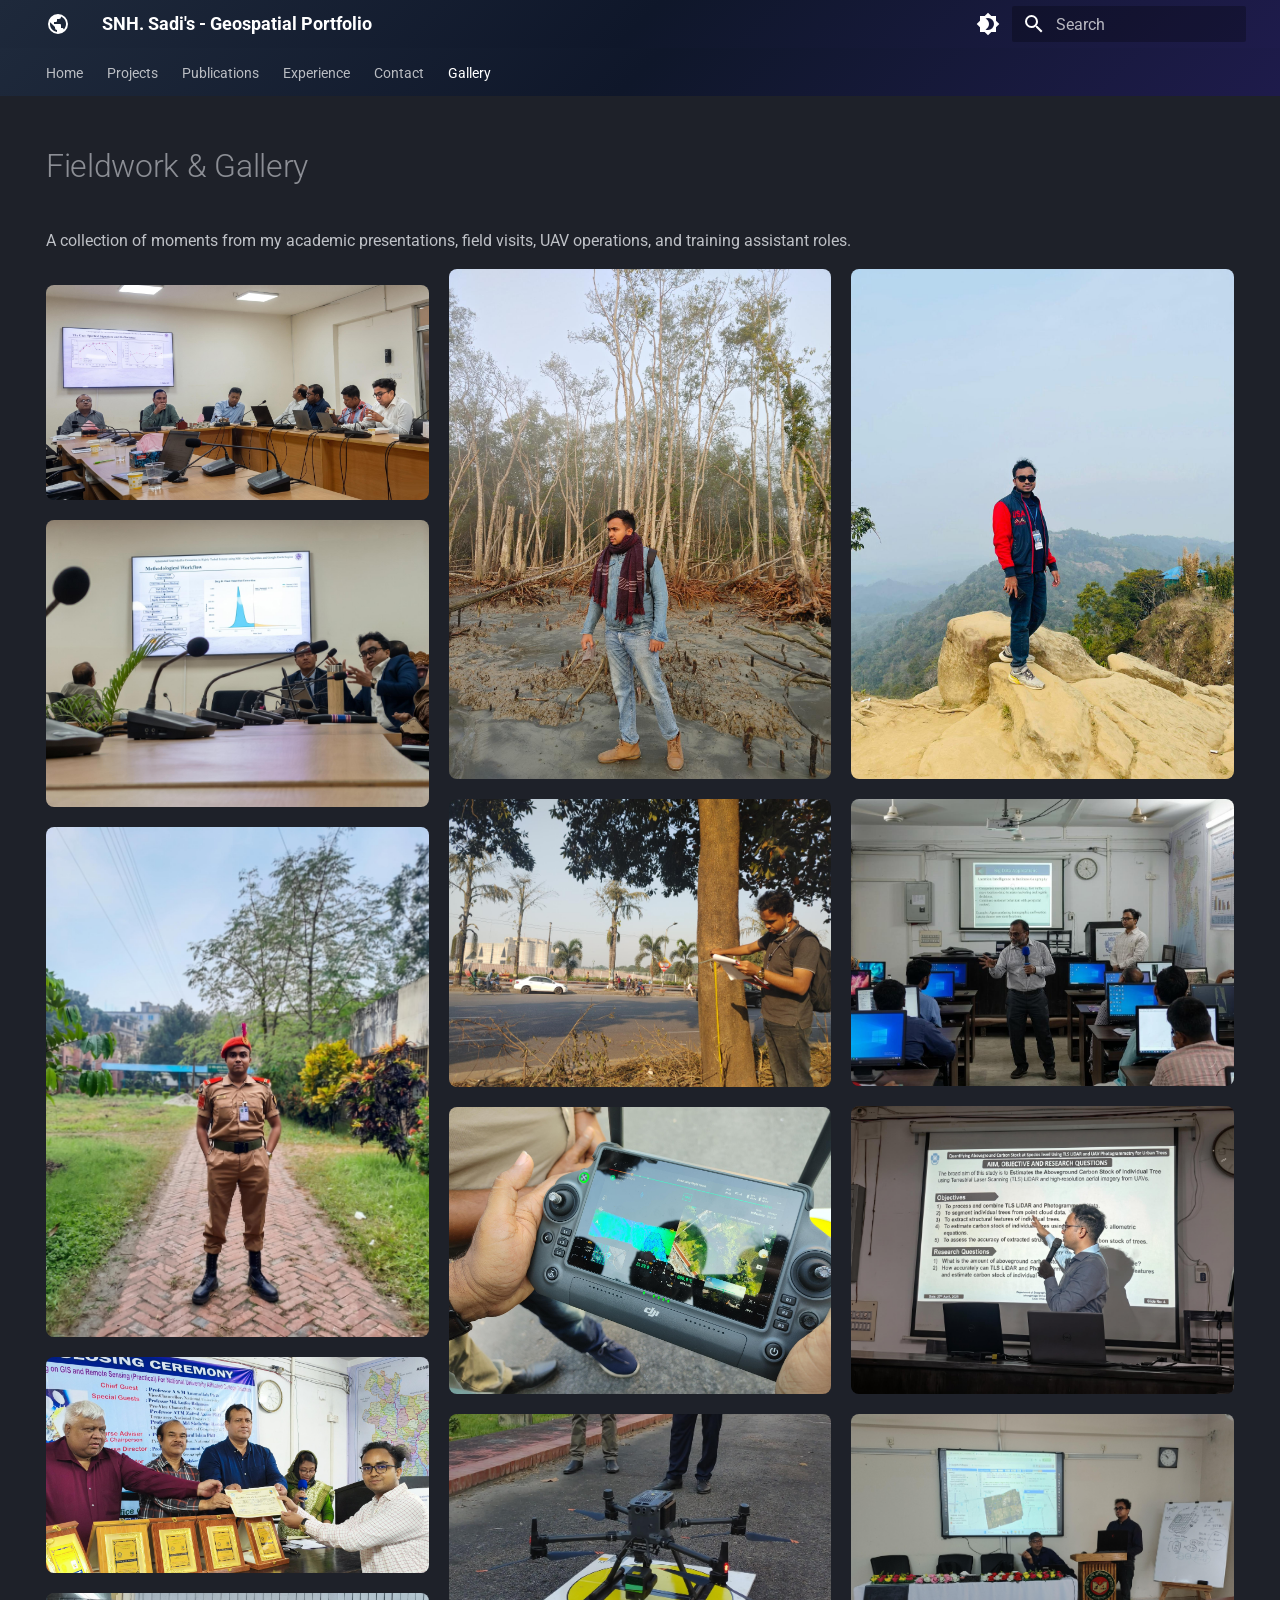
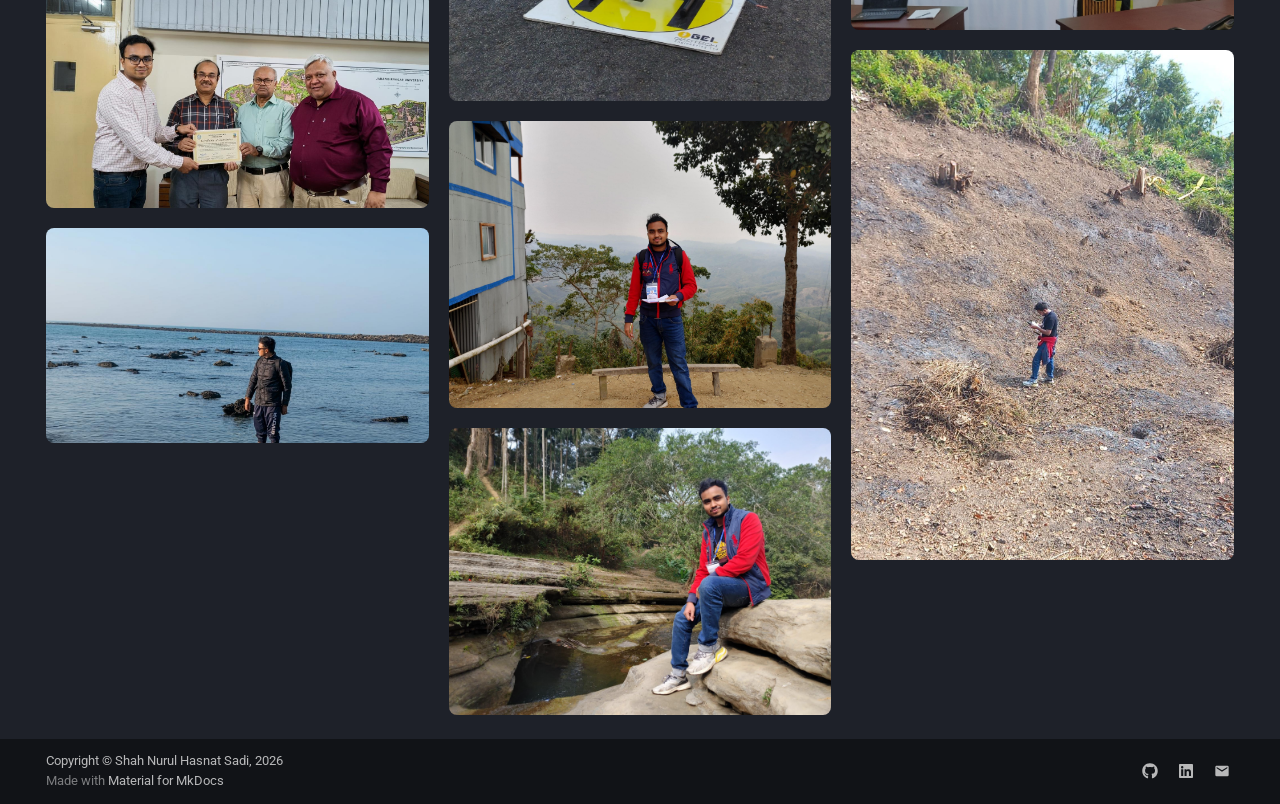
<file: gallery/index.html>
<!DOCTYPE html><html lang="en" class="no-js"><head>
    
      <meta charset="utf-8">
      <meta name="viewport" content="width=device-width,initial-scale=1">
      
        <meta name="description" content="Portfolio of Sadi — GIS, Remote Sensing, and Spatial Data Science">
      
      
        <meta name="author" content="Shah Nurul Hasnat Sadi">
      
      
        <link rel="canonical" href="https://snhsadi.github.io/gallery/">
      
      
        <link rel="prev" href="../contact/">
      
      
      
        
      
      
      <link rel="icon" href="../assets/images/favicon.png">
      <meta name="generator" content="mkdocs-1.6.1, mkdocs-material-9.7.7">
    
    
      
        <title>Gallery - SNH. Sadi's - Geospatial Portfolio</title>
      
    
    
      <link rel="stylesheet" href="../assets/stylesheets/main.ec1eaa64.min.css">
      
        
        <link rel="stylesheet" href="../assets/stylesheets/palette.ab4e12ef.min.css">
      
      


    
    
      
    
    
      
        
        
        <link rel="preconnect" href="https://fonts.gstatic.com" crossorigin="">
        <link rel="stylesheet" href="https://fonts.googleapis.com/css?family=Roboto:300,300i,400,400i,700,700i%7CRoboto+Mono:400,400i,700,700i&amp;display=fallback">
        <style>:root{--md-text-font:"Roboto";--md-code-font:"Roboto Mono"}</style>
      
    
    
      <link rel="stylesheet" href="../assets/css/extra.css">
    
    <script>__md_scope=new URL("..",location),__md_hash=e=>[...e].reduce(((e,_)=>(e<<5)-e+_.charCodeAt(0)),0),__md_get=(e,_=localStorage,t=__md_scope)=>JSON.parse(_.getItem(t.pathname+"."+e)),__md_set=(e,_,t=localStorage,a=__md_scope)=>{try{t.setItem(a.pathname+"."+e,JSON.stringify(_))}catch(e){}}</script>
    
      

    
    
  <link href="../assets/stylesheets/glightbox.min.css" rel="stylesheet"><script src="../assets/javascripts/glightbox.min.js"></script><style id="glightbox-style">
            html.glightbox-open { overflow: initial; height: 100%; }
            .gslide-title { margin-top: 0px; user-select: text; }
            .gslide-desc { color: #666; user-select: text; }
            .gslide-image img { background: white; }
            .gscrollbar-fixer { padding-right: 15px; }
            .gdesc-inner { font-size: 0.75rem; }
            body[data-md-color-scheme="slate"] .gdesc-inner { background: var(--md-default-bg-color); }
            body[data-md-color-scheme="slate"] .gslide-title { color: var(--md-default-fg-color); }
            body[data-md-color-scheme="slate"] .gslide-desc { color: var(--md-default-fg-color); }
        </style></head>
  
  
    
    
      
    
    
    
    
    <body dir="ltr" data-md-color-scheme="slate" data-md-color-primary="indigo" data-md-color-accent="blue">
  
    
    <input class="md-toggle" data-md-toggle="drawer" type="checkbox" id="__drawer" autocomplete="off">
    <input class="md-toggle" data-md-toggle="search" type="checkbox" id="__search" autocomplete="off">
    <label class="md-overlay" for="__drawer"></label>
    <div data-md-component="skip">
      
        
        <a href="#fieldwork-gallery" class="md-skip">
          Skip to content
        </a>
      
    </div>
    <div data-md-component="announce">
      
    </div>
    
    
      

<header class="md-header" data-md-component="header">
  <nav class="md-header__inner md-grid" aria-label="Header">
    <a href=".." title="SNH. Sadi's - Geospatial Portfolio" class="md-header__button md-logo" aria-label="SNH. Sadi's - Geospatial Portfolio" data-md-component="logo">
      
  
  <svg xmlns="http://www.w3.org/2000/svg" viewBox="0 0 24 24"><path d="M17.9 17.39c-.26-.8-1.01-1.39-1.9-1.39h-1v-3a1 1 0 0 0-1-1H8v-2h2a1 1 0 0 0 1-1V7h2a2 2 0 0 0 2-2v-.41a7.984 7.984 0 0 1 2.9 12.8M11 19.93c-3.95-.49-7-3.85-7-7.93 0-.62.08-1.22.21-1.79L9 15v1a2 2 0 0 0 2 2m1-16A10 10 0 0 0 2 12a10 10 0 0 0 10 10 10 10 0 0 0 10-10A10 10 0 0 0 12 2"></path></svg>

    </a>
    <label class="md-header__button md-icon" for="__drawer">
      
      <svg xmlns="http://www.w3.org/2000/svg" viewBox="0 0 24 24"><path d="M3 6h18v2H3zm0 5h18v2H3zm0 5h18v2H3z"></path></svg>
    </label>
    <div class="md-header__title" data-md-component="header-title">
      <div class="md-header__ellipsis">
        <div class="md-header__topic">
          <span class="md-ellipsis">
            SNH. Sadi's - Geospatial Portfolio
          </span>
        </div>
        <div class="md-header__topic" data-md-component="header-topic">
          <span class="md-ellipsis">
            
              Gallery
            
          </span>
        </div>
      </div>
    </div>
    
      
        <form class="md-header__option" data-md-component="palette">
  
    
    
    
    <input class="md-option" data-md-color-media="" data-md-color-scheme="slate" data-md-color-primary="indigo" data-md-color-accent="blue" aria-label="Switch to light mode" type="radio" name="__palette" id="__palette_0">
    
      <label class="md-header__button md-icon" title="Switch to light mode" for="__palette_1" hidden="">
        <svg xmlns="http://www.w3.org/2000/svg" viewBox="0 0 24 24"><path d="M12 18c-.89 0-1.74-.2-2.5-.55C11.56 16.5 13 14.42 13 12s-1.44-4.5-3.5-5.45C10.26 6.2 11.11 6 12 6a6 6 0 0 1 6 6 6 6 0 0 1-6 6m8-9.31V4h-4.69L12 .69 8.69 4H4v4.69L.69 12 4 15.31V20h4.69L12 23.31 15.31 20H20v-4.69L23.31 12z"></path></svg>
      </label>
    
  
    
    
    
    <input class="md-option" data-md-color-media="" data-md-color-scheme="default" data-md-color-primary="light-blue" data-md-color-accent="purple" aria-label="Switch to dark mode" type="radio" name="__palette" id="__palette_1">
    
      <label class="md-header__button md-icon" title="Switch to dark mode" for="__palette_0" hidden="">
        <svg xmlns="http://www.w3.org/2000/svg" viewBox="0 0 24 24"><path d="M12 8a4 4 0 0 0-4 4 4 4 0 0 0 4 4 4 4 0 0 0 4-4 4 4 0 0 0-4-4m0 10a6 6 0 0 1-6-6 6 6 0 0 1 6-6 6 6 0 0 1 6 6 6 6 0 0 1-6 6m8-9.31V4h-4.69L12 .69 8.69 4H4v4.69L.69 12 4 15.31V20h4.69L12 23.31 15.31 20H20v-4.69L23.31 12z"></path></svg>
      </label>
    
  
</form>
      
    
    
      <script>var palette=__md_get("__palette");if(palette&&palette.color){if("(prefers-color-scheme)"===palette.color.media){var media=matchMedia("(prefers-color-scheme: light)"),input=document.querySelector(media.matches?"[data-md-color-media='(prefers-color-scheme: light)']":"[data-md-color-media='(prefers-color-scheme: dark)']");palette.color.media=input.getAttribute("data-md-color-media"),palette.color.scheme=input.getAttribute("data-md-color-scheme"),palette.color.primary=input.getAttribute("data-md-color-primary"),palette.color.accent=input.getAttribute("data-md-color-accent")}for(var[key,value]of Object.entries(palette.color))document.body.setAttribute("data-md-color-"+key,value)}</script>
    
    
    
      
      
        <label class="md-header__button md-icon" for="__search">
          
          <svg xmlns="http://www.w3.org/2000/svg" viewBox="0 0 24 24"><path d="M9.5 3A6.5 6.5 0 0 1 16 9.5c0 1.61-.59 3.09-1.56 4.23l.27.27h.79l5 5-1.5 1.5-5-5v-.79l-.27-.27A6.52 6.52 0 0 1 9.5 16 6.5 6.5 0 0 1 3 9.5 6.5 6.5 0 0 1 9.5 3m0 2C7 5 5 7 5 9.5S7 14 9.5 14 14 12 14 9.5 12 5 9.5 5"></path></svg>
        </label>
        <div class="md-search" data-md-component="search" role="dialog">
  <label class="md-search__overlay" for="__search"></label>
  <div class="md-search__inner" role="search">
    <form class="md-search__form" name="search">
      <input type="text" class="md-search__input" name="query" aria-label="Search" placeholder="Search" autocapitalize="off" autocorrect="off" autocomplete="off" spellcheck="false" data-md-component="search-query" required="">
      <label class="md-search__icon md-icon" for="__search">
        
        <svg xmlns="http://www.w3.org/2000/svg" viewBox="0 0 24 24"><path d="M9.5 3A6.5 6.5 0 0 1 16 9.5c0 1.61-.59 3.09-1.56 4.23l.27.27h.79l5 5-1.5 1.5-5-5v-.79l-.27-.27A6.52 6.52 0 0 1 9.5 16 6.5 6.5 0 0 1 3 9.5 6.5 6.5 0 0 1 9.5 3m0 2C7 5 5 7 5 9.5S7 14 9.5 14 14 12 14 9.5 12 5 9.5 5"></path></svg>
        
        <svg xmlns="http://www.w3.org/2000/svg" viewBox="0 0 24 24"><path d="M20 11v2H8l5.5 5.5-1.42 1.42L4.16 12l7.92-7.92L13.5 5.5 8 11z"></path></svg>
      </label>
      <nav class="md-search__options" aria-label="Search">
        
        <button type="reset" class="md-search__icon md-icon" title="Clear" aria-label="Clear" tabindex="-1">
          
          <svg xmlns="http://www.w3.org/2000/svg" viewBox="0 0 24 24"><path d="M19 6.41 17.59 5 12 10.59 6.41 5 5 6.41 10.59 12 5 17.59 6.41 19 12 13.41 17.59 19 19 17.59 13.41 12z"></path></svg>
        </button>
      </nav>
      
    </form>
    <div class="md-search__output">
      <div class="md-search__scrollwrap" tabindex="0" data-md-scrollfix="">
        <div class="md-search-result" data-md-component="search-result">
          <div class="md-search-result__meta">
            Initializing search
          </div>
          <ol class="md-search-result__list" role="presentation"></ol>
        </div>
      </div>
    </div>
  </div>
</div>
      
    
    
  </nav>
  
</header>
    
    <div class="md-container" data-md-component="container">
      
      
        
          
            
<nav class="md-tabs" aria-label="Tabs" data-md-component="tabs">
  <div class="md-grid">
    <ul class="md-tabs__list">
      
        
  
  
  
  
    <li class="md-tabs__item">
      <a href=".." class="md-tabs__link">
        
  
  
    
  
  Home

      </a>
    </li>
  

      
        
  
  
  
  
    
    
      <li class="md-tabs__item">
        <a href="../projects/" class="md-tabs__link">
          
  
  
  Projects

        </a>
      </li>
    
  

      
        
  
  
  
  
    <li class="md-tabs__item">
      <a href="../publications/" class="md-tabs__link">
        
  
  
    
  
  Publications

      </a>
    </li>
  

      
        
  
  
  
  
    <li class="md-tabs__item">
      <a href="../experience/" class="md-tabs__link">
        
  
  
    
  
  Experience

      </a>
    </li>
  

      
        
  
  
  
  
    <li class="md-tabs__item">
      <a href="../contact/" class="md-tabs__link">
        
  
  
    
  
  Contact

      </a>
    </li>
  

      
        
  
  
  
    
  
  
    <li class="md-tabs__item md-tabs__item--active">
      <a href="./" class="md-tabs__link">
        
  
  
    
  
  Gallery

      </a>
    </li>
  

      
    </ul>
  </div>
</nav>
          
        
      
      <main class="md-main" data-md-component="main">
        <div class="md-main__inner md-grid">
          
            
              
                
              
              <div class="md-sidebar md-sidebar--primary" data-md-component="sidebar" data-md-type="navigation" hidden="">
                <div class="md-sidebar__scrollwrap">
                  <div class="md-sidebar__inner">
                    


  


<nav class="md-nav md-nav--primary md-nav--lifted" aria-label="Navigation" data-md-level="0">
  <label class="md-nav__title" for="__drawer">
    <a href=".." title="SNH. Sadi's - Geospatial Portfolio" class="md-nav__button md-logo" aria-label="SNH. Sadi's - Geospatial Portfolio" data-md-component="logo">
      
  
  <svg xmlns="http://www.w3.org/2000/svg" viewBox="0 0 24 24"><path d="M17.9 17.39c-.26-.8-1.01-1.39-1.9-1.39h-1v-3a1 1 0 0 0-1-1H8v-2h2a1 1 0 0 0 1-1V7h2a2 2 0 0 0 2-2v-.41a7.984 7.984 0 0 1 2.9 12.8M11 19.93c-3.95-.49-7-3.85-7-7.93 0-.62.08-1.22.21-1.79L9 15v1a2 2 0 0 0 2 2m1-16A10 10 0 0 0 2 12a10 10 0 0 0 10 10 10 10 0 0 0 10-10A10 10 0 0 0 12 2"></path></svg>

    </a>
    SNH. Sadi's - Geospatial Portfolio
  </label>
  
  <ul class="md-nav__list" data-md-scrollfix="">
    
      
      
  
  
  
  
    <li class="md-nav__item">
      <a href=".." class="md-nav__link">
        
  
  
  <span class="md-ellipsis">
    
  
    Home
  

    
  </span>
  
  

      </a>
    </li>
  

    
      
      
  
  
  
  
    
    
    
    
      
      
    
    
    <li class="md-nav__item md-nav__item--nested">
      
        
        
        <input class="md-nav__toggle md-toggle " type="checkbox" id="__nav_2">
        
          
          <label class="md-nav__link" for="__nav_2" id="__nav_2_label" tabindex="0">
            
  
  
  <span class="md-ellipsis">
    
  
    Projects
  

    
  </span>
  
  

            <span class="md-nav__icon md-icon"></span>
          </label>
        
        <nav class="md-nav" data-md-level="1" aria-labelledby="__nav_2_label" aria-expanded="false">
          <label class="md-nav__title" for="__nav_2">
            <span class="md-nav__icon md-icon"></span>
            
  
    Projects
  

          </label>
          <ul class="md-nav__list" data-md-scrollfix="">
            
              
                
  
  
  
  
    <li class="md-nav__item">
      <a href="../projects/" class="md-nav__link">
        
  
  
  <span class="md-ellipsis">
    
  
    All Projects
  

    
  </span>
  
  

      </a>
    </li>
  

              
            
              
                
  
  
  
  
    <li class="md-nav__item">
      <a href="../projects/sylhet-flood-2024/" class="md-nav__link">
        
  
  
  <span class="md-ellipsis">
    
  
    Sylhet Flood Mapping &amp; Analysis (2024)
  

    
  </span>
  
  

      </a>
    </li>
  

              
            
              
                
  
  
  
  
    <li class="md-nav__item">
      <a href="../projects/mudflat-2024/" class="md-nav__link">
        
  
  
  <span class="md-ellipsis">
    
  
    Automated Intertidal Mudflat Mapping: MSIC-Otsu &amp; MTDI
  

    
  </span>
  
  

      </a>
    </li>
  

              
            
              
                
  
  
  
  
    <li class="md-nav__item">
      <a href="../projects/single-pop/" class="md-nav__link">
        
  
  
  <span class="md-ellipsis">
    
  
    Gender Specific Single-Age Population Database
  

    
  </span>
  
  

      </a>
    </li>
  

              
            
              
                
  
  
  
  
    <li class="md-nav__item">
      <a href="../projects/bd-lulc/" class="md-nav__link">
        
  
  
  <span class="md-ellipsis">
    
  
    Interactive LULC-Explorer for Bangladesh
  

    
  </span>
  
  

      </a>
    </li>
  

              
            
              
                
  
  
  
  
    <li class="md-nav__item">
      <a href="../projects/carbon-stock/" class="md-nav__link">
        
  
  
  <span class="md-ellipsis">
    
  
    Quantifying Aboveground Carbon Stock
  

    
  </span>
  
  

      </a>
    </li>
  

              
            
              
                
  
  
  
  
    <li class="md-nav__item">
      <a href="../projects/hjbl-2026/" class="md-nav__link">
        
  
  
  <span class="md-ellipsis">
    
  
    Hudson Bay Lowlands Geospatial Dashboard
  

    
  </span>
  
  

      </a>
    </li>
  

              
            
          </ul>
        </nav>
      
    </li>
  

    
      
      
  
  
  
  
    <li class="md-nav__item">
      <a href="../publications/" class="md-nav__link">
        
  
  
  <span class="md-ellipsis">
    
  
    Publications
  

    
  </span>
  
  

      </a>
    </li>
  

    
      
      
  
  
  
  
    <li class="md-nav__item">
      <a href="../experience/" class="md-nav__link">
        
  
  
  <span class="md-ellipsis">
    
  
    Experience
  

    
  </span>
  
  

      </a>
    </li>
  

    
      
      
  
  
  
  
    <li class="md-nav__item">
      <a href="../contact/" class="md-nav__link">
        
  
  
  <span class="md-ellipsis">
    
  
    Contact
  

    
  </span>
  
  

      </a>
    </li>
  

    
      
      
  
  
    
  
  
  
    <li class="md-nav__item md-nav__item--active">
      
      <input class="md-nav__toggle md-toggle" type="checkbox" id="__toc">
      
      
        
      
      
      <a href="./" class="md-nav__link md-nav__link--active">
        
  
  
  <span class="md-ellipsis">
    
  
    Gallery
  

    
  </span>
  
  

      </a>
      
    </li>
  

    
  </ul>
</nav>
                  </div>
                </div>
              </div>
            
            
              
                
              
              <div class="md-sidebar md-sidebar--secondary" data-md-component="sidebar" data-md-type="toc" hidden="">
                <div class="md-sidebar__scrollwrap">
                  <div class="md-sidebar__inner">
                    

<nav class="md-nav md-nav--secondary" aria-label="Table of contents">
  
  
  
    
  
  
</nav>
                  </div>
                </div>
              </div>
            
          
          
            <div class="md-content" data-md-component="content">
              
              <article class="md-content__inner md-typeset">
                
                  
  




<h1 id="fieldwork-gallery">Fieldwork &amp; Gallery</h1>
<p>A collection of moments from my academic presentations, field visits, UAV operations, and training assistant roles.</p>
<div class="masonry-grid">
<p><a class="glightbox" data-type="image" data-width="auto" data-height="auto" href="../assets/gallery/1.jpg" data-desc-position="bottom"><img alt="Fieldwork 1" loading="lazy" src="../assets/gallery/1.jpg"></a>
<a class="glightbox" data-type="image" data-width="auto" data-height="auto" href="../assets/gallery/2.jpg" data-desc-position="bottom"><img alt="Fieldwork 2" loading="lazy" src="../assets/gallery/2.jpg"></a>
<a class="glightbox" data-type="image" data-width="auto" data-height="auto" href="../assets/gallery/3.jpg" data-desc-position="bottom"><img alt="Fieldwork 3" loading="lazy" src="../assets/gallery/3.jpg"></a>
<a class="glightbox" data-type="image" data-width="auto" data-height="auto" href="../assets/gallery/4.jpg" data-desc-position="bottom"><img alt="Fieldwork 4" loading="lazy" src="../assets/gallery/4.jpg"></a>
<a class="glightbox" data-type="image" data-width="auto" data-height="auto" href="../assets/gallery/5.jpg" data-desc-position="bottom"><img alt="Fieldwork 5" loading="lazy" src="../assets/gallery/5.jpg"></a>
<a class="glightbox" data-type="image" data-width="auto" data-height="auto" href="../assets/gallery/6.jpg" data-desc-position="bottom"><img alt="Fieldwork 6" loading="lazy" src="../assets/gallery/6.jpg"></a>
<a class="glightbox" data-type="image" data-width="auto" data-height="auto" href="../assets/gallery/7.jpg" data-desc-position="bottom"><img alt="Fieldwork 7" loading="lazy" src="../assets/gallery/7.jpg"></a>
<a class="glightbox" data-type="image" data-width="auto" data-height="auto" href="../assets/gallery/8.jpg" data-desc-position="bottom"><img alt="Fieldwork 8" loading="lazy" src="../assets/gallery/8.jpg"></a>
<a class="glightbox" data-type="image" data-width="auto" data-height="auto" href="../assets/gallery/9.jpg" data-desc-position="bottom"><img alt="Fieldwork 9" loading="lazy" src="../assets/gallery/9.jpg"></a>
<a class="glightbox" data-type="image" data-width="auto" data-height="auto" href="../assets/gallery/10.jpg" data-desc-position="bottom"><img alt="Fieldwork 10" loading="lazy" src="../assets/gallery/10.jpg"></a>
<a class="glightbox" data-type="image" data-width="auto" data-height="auto" href="../assets/gallery/11.jpg" data-desc-position="bottom"><img alt="Fieldwork 11" loading="lazy" src="../assets/gallery/11.jpg"></a>
<a class="glightbox" data-type="image" data-width="auto" data-height="auto" href="../assets/gallery/12.jpg" data-desc-position="bottom"><img alt="Fieldwork 12" loading="lazy" src="../assets/gallery/12.jpg"></a>
<a class="glightbox" data-type="image" data-width="auto" data-height="auto" href="../assets/gallery/13.jpg" data-desc-position="bottom"><img alt="Fieldwork 13" loading="lazy" src="../assets/gallery/13.jpg"></a>
<a class="glightbox" data-type="image" data-width="auto" data-height="auto" href="../assets/gallery/14.jpg" data-desc-position="bottom"><img alt="Fieldwork 14" loading="lazy" src="../assets/gallery/14.jpg"></a>
<a class="glightbox" data-type="image" data-width="auto" data-height="auto" href="../assets/gallery/15.jpg" data-desc-position="bottom"><img alt="Fieldwork 15" loading="lazy" src="../assets/gallery/15.jpg"></a>
<a class="glightbox" data-type="image" data-width="auto" data-height="auto" href="../assets/gallery/16.jpg" data-desc-position="bottom"><img alt="Fieldwork 16" loading="lazy" src="../assets/gallery/16.jpg"></a>
<a class="glightbox" data-type="image" data-width="auto" data-height="auto" href="../assets/gallery/17.jpg" data-desc-position="bottom"><img alt="Fieldwork 17" loading="lazy" src="../assets/gallery/17.jpg"></a></p>
</div>







  
  




  



                
              </article>
            </div>
          
          
<script>var target=document.getElementById(location.hash.slice(1));target&&target.name&&(target.checked=target.name.startsWith("__tabbed_"))</script>
        </div>
        
          <button type="button" class="md-top md-icon" data-md-component="top" hidden="">
  
  <svg xmlns="http://www.w3.org/2000/svg" viewBox="0 0 24 24"><path d="M13 20h-2V8l-5.5 5.5-1.42-1.42L12 4.16l7.92 7.92-1.42 1.42L13 8z"></path></svg>
  Back to top
</button>
        
      </main>
      
        <footer class="md-footer">
  
  <div class="md-footer-meta md-typeset">
    <div class="md-footer-meta__inner md-grid">
      <div class="md-copyright">
  
    <div class="md-copyright__highlight">
      Copyright © Shah Nurul Hasnat Sadi, 2026
    </div>
  
  
    Made with
    <a href="https://squidfunk.github.io/mkdocs-material/" target="_blank" rel="noopener">
      Material for MkDocs
    </a>
  
</div>
      
        
<div class="md-social">
  
    
    
    
    
      
      
    
    <a href="https://github.com/snhsadi" target="_blank" rel="noopener" title="github.com" class="md-social__link">
      <svg xmlns="http://www.w3.org/2000/svg" viewBox="0 0 512 512"><!--! Font Awesome Free 7.1.0 by @fontawesome - https://fontawesome.com License - https://fontawesome.com/license/free (Icons: CC BY 4.0, Fonts: SIL OFL 1.1, Code: MIT License) Copyright 2025 Fonticons, Inc.--><path d="M173.9 397.4c0 2-2.3 3.6-5.2 3.6-3.3.3-5.6-1.3-5.6-3.6 0-2 2.3-3.6 5.2-3.6 3-.3 5.6 1.3 5.6 3.6m-31.1-4.5c-.7 2 1.3 4.3 4.3 4.9 2.6 1 5.6 0 6.2-2s-1.3-4.3-4.3-5.2c-2.6-.7-5.5.3-6.2 2.3m44.2-1.7c-2.9.7-4.9 2.6-4.6 4.9.3 2 2.9 3.3 5.9 2.6 2.9-.7 4.9-2.6 4.6-4.6-.3-1.9-3-3.2-5.9-2.9M252.8 8C114.1 8 8 113.3 8 252c0 110.9 69.8 205.8 169.5 239.2 12.8 2.3 17.3-5.6 17.3-12.1 0-6.2-.3-40.4-.3-61.4 0 0-70 15-84.7-29.8 0 0-11.4-29.1-27.8-36.6 0 0-22.9-15.7 1.6-15.4 0 0 24.9 2 38.6 25.8 21.9 38.6 58.6 27.5 72.9 20.9 2.3-16 8.8-27.1 16-33.7-55.9-6.2-112.3-14.3-112.3-110.5 0-27.5 7.6-41.3 23.6-58.9-2.6-6.5-11.1-33.3 2.6-67.9 20.9-6.5 69 27 69 27 20-5.6 41.5-8.5 62.8-8.5s42.8 2.9 62.8 8.5c0 0 48.1-33.6 69-27 13.7 34.7 5.2 61.4 2.6 67.9 16 17.7 25.8 31.5 25.8 58.9 0 96.5-58.9 104.2-114.8 110.5 9.2 7.9 17 22.9 17 46.4 0 33.7-.3 75.4-.3 83.6 0 6.5 4.6 14.4 17.3 12.1C436.2 457.8 504 362.9 504 252 504 113.3 391.5 8 252.8 8M105.2 352.9c-1.3 1-1 3.3.7 5.2 1.6 1.6 3.9 2.3 5.2 1 1.3-1 1-3.3-.7-5.2-1.6-1.6-3.9-2.3-5.2-1m-10.8-8.1c-.7 1.3.3 2.9 2.3 3.9 1.6 1 3.6.7 4.3-.7.7-1.3-.3-2.9-2.3-3.9-2-.6-3.6-.3-4.3.7m32.4 35.6c-1.6 1.3-1 4.3 1.3 6.2 2.3 2.3 5.2 2.6 6.5 1 1.3-1.3.7-4.3-1.3-6.2-2.2-2.3-5.2-2.6-6.5-1m-11.4-14.7c-1.6 1-1.6 3.6 0 5.9s4.3 3.3 5.6 2.3c1.6-1.3 1.6-3.9 0-6.2-1.4-2.3-4-3.3-5.6-2"></path></svg>
    </a>
  
    
    
    
    
      
      
    
    <a href="https://www.linkedin.com/in/snh-sadi/" target="_blank" rel="noopener" title="www.linkedin.com" class="md-social__link">
      <svg xmlns="http://www.w3.org/2000/svg" viewBox="0 0 448 512"><!--! Font Awesome Free 7.1.0 by @fontawesome - https://fontawesome.com License - https://fontawesome.com/license/free (Icons: CC BY 4.0, Fonts: SIL OFL 1.1, Code: MIT License) Copyright 2025 Fonticons, Inc.--><path d="M416 32H31.9C14.3 32 0 46.5 0 64.3v383.4C0 465.5 14.3 480 31.9 480H416c17.6 0 32-14.5 32-32.3V64.3c0-17.8-14.4-32.3-32-32.3M135.4 416H69V202.2h66.5V416zM102.2 96a38.5 38.5 0 1 1 0 77 38.5 38.5 0 1 1 0-77m282.1 320h-66.4V312c0-24.8-.5-56.7-34.5-56.7-34.6 0-39.9 27-39.9 54.9V416h-66.4V202.2h63.7v29.2h.9c8.9-16.8 30.6-34.5 62.9-34.5 67.2 0 79.7 44.3 79.7 101.9z"></path></svg>
    </a>
  
    
    
    
    
    <a href="mailto:sadi.49@geography-juniv.edu.bd" target="_blank" rel="noopener" title="" class="md-social__link">
      <svg xmlns="http://www.w3.org/2000/svg" viewBox="0 0 24 24"><path d="m20 8-8 5-8-5V6l8 5 8-5m0-2H4c-1.11 0-2 .89-2 2v12a2 2 0 0 0 2 2h16a2 2 0 0 0 2-2V6a2 2 0 0 0-2-2"></path></svg>
    </a>
  
</div>
      
    </div>
  </div>
</footer>
      
    </div>
    <div class="md-dialog" data-md-component="dialog">
      <div class="md-dialog__inner md-typeset"></div>
    </div>
    
    
    
      
      
      <script id="__config" type="application/json">{"annotate": null, "base": "..", "features": ["navigation.tabs", "navigation.top", "content.code.copy"], "search": "../assets/javascripts/workers/search.2c215733.min.js", "tags": null, "translations": {"clipboard.copied": "Copied to clipboard", "clipboard.copy": "Copy to clipboard", "search.result.more.one": "1 more on this page", "search.result.more.other": "# more on this page", "search.result.none": "No matching documents", "search.result.one": "1 matching document", "search.result.other": "# matching documents", "search.result.placeholder": "Type to start searching", "search.result.term.missing": "Missing", "select.version": "Select version"}, "version": null}</script>
    
    
      <script src="../assets/javascripts/bundle.d7400e89.min.js"></script>
      
        <script src="../assets/js/custom.js"></script>
      
    
  
<script id="init-glightbox">const lightbox = GLightbox({"touchNavigation": true, "loop": false, "zoomable": true, "draggable": true, "openEffect": "zoom", "closeEffect": "zoom", "slideEffect": "slide"});
document$.subscribe(()=>{ lightbox.reload(); });
</script></body></html>
</file>
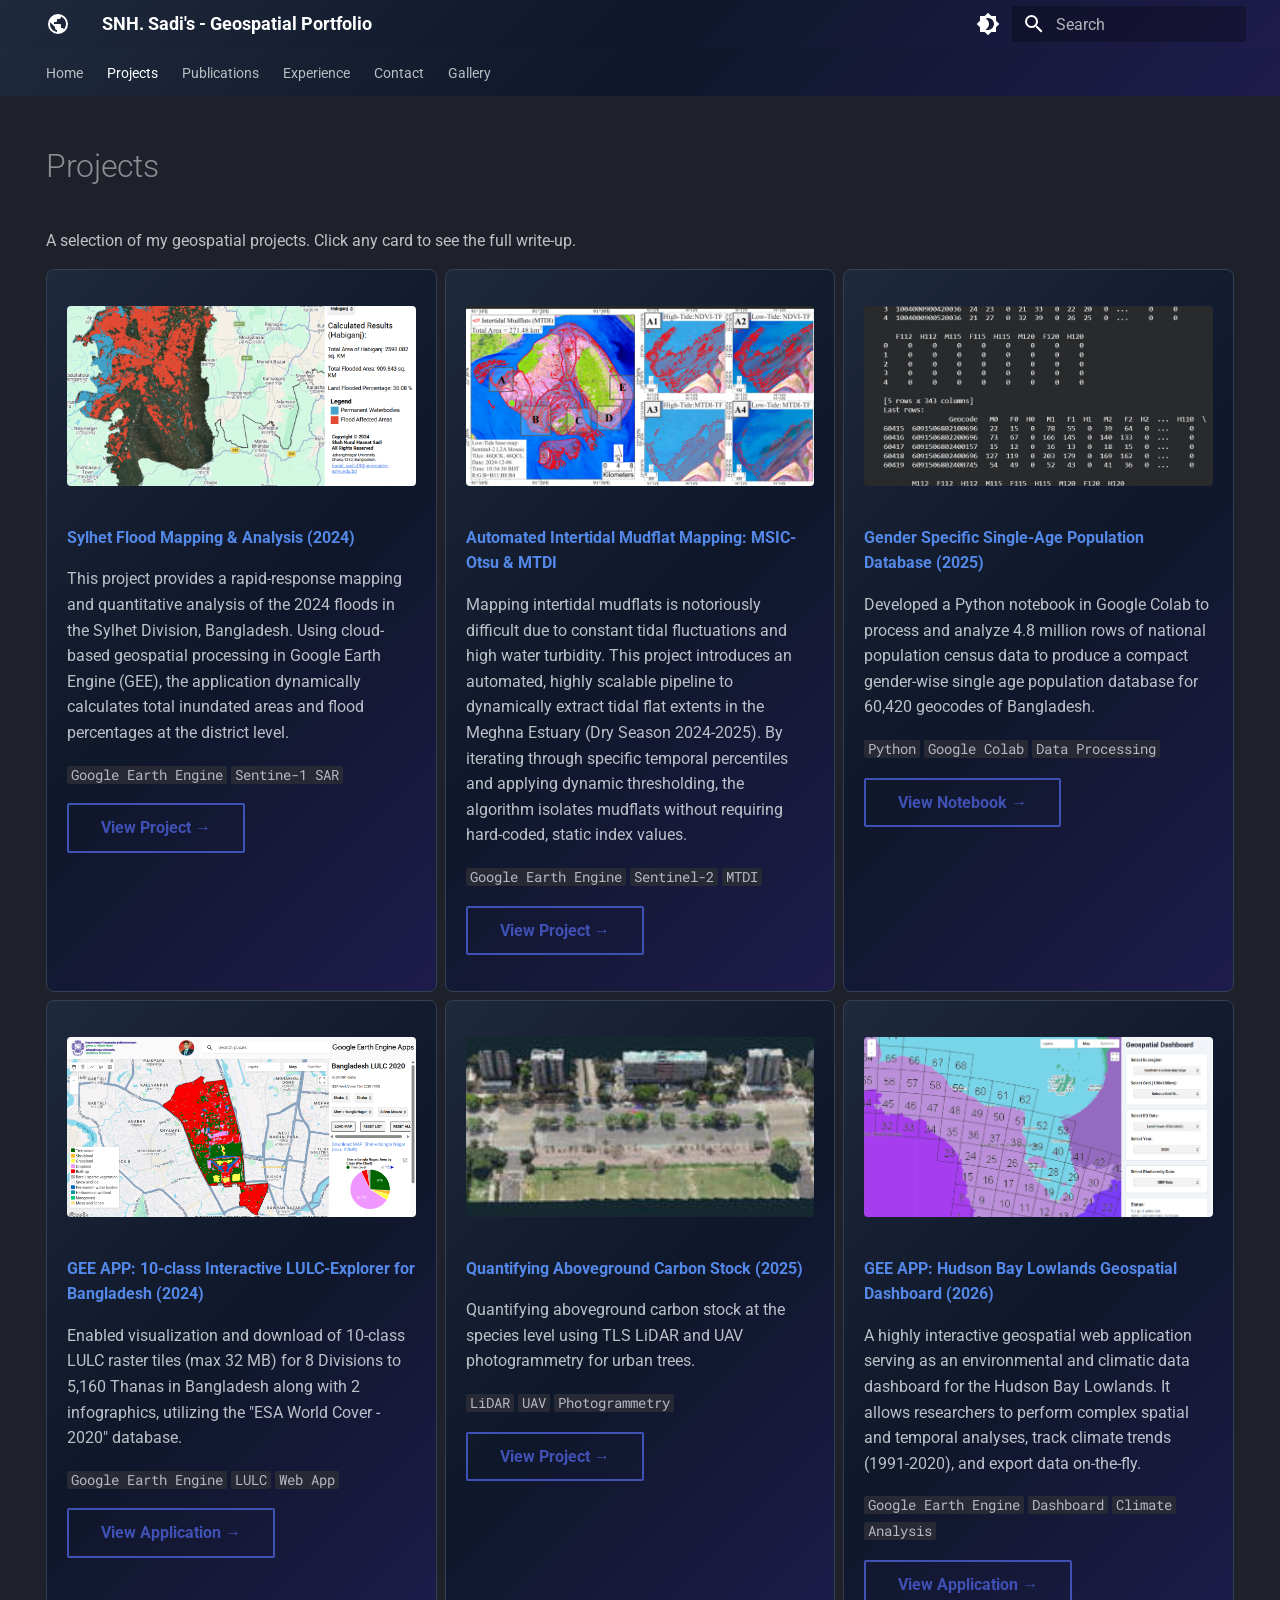
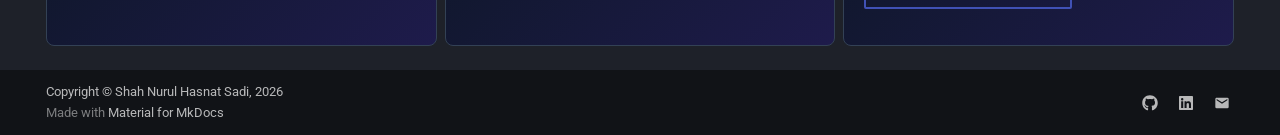
<file: projects/index.html>
<!DOCTYPE html><html lang="en" class="no-js"><head>
    
      <meta charset="utf-8">
      <meta name="viewport" content="width=device-width,initial-scale=1">
      
        <meta name="description" content="Portfolio of Sadi — GIS, Remote Sensing, and Spatial Data Science">
      
      
        <meta name="author" content="Shah Nurul Hasnat Sadi">
      
      
        <link rel="canonical" href="https://snhsadi.github.io/projects/">
      
      
        <link rel="prev" href="..">
      
      
        <link rel="next" href="sylhet-flood-2024/">
      
      
        
      
      
      <link rel="icon" href="../assets/images/favicon.png">
      <meta name="generator" content="mkdocs-1.6.1, mkdocs-material-9.7.7">
    
    
      
        <title>All Projects - SNH. Sadi's - Geospatial Portfolio</title>
      
    
    
      <link rel="stylesheet" href="../assets/stylesheets/main.ec1eaa64.min.css">
      
        
        <link rel="stylesheet" href="../assets/stylesheets/palette.ab4e12ef.min.css">
      
      


    
    
      
    
    
      
        
        
        <link rel="preconnect" href="https://fonts.gstatic.com" crossorigin="">
        <link rel="stylesheet" href="https://fonts.googleapis.com/css?family=Roboto:300,300i,400,400i,700,700i%7CRoboto+Mono:400,400i,700,700i&amp;display=fallback">
        <style>:root{--md-text-font:"Roboto";--md-code-font:"Roboto Mono"}</style>
      
    
    
      <link rel="stylesheet" href="../assets/css/extra.css">
    
    <script>__md_scope=new URL("..",location),__md_hash=e=>[...e].reduce(((e,_)=>(e<<5)-e+_.charCodeAt(0)),0),__md_get=(e,_=localStorage,t=__md_scope)=>JSON.parse(_.getItem(t.pathname+"."+e)),__md_set=(e,_,t=localStorage,a=__md_scope)=>{try{t.setItem(a.pathname+"."+e,JSON.stringify(_))}catch(e){}}</script>
    
      

    
    
  <link href="../assets/stylesheets/glightbox.min.css" rel="stylesheet"><script src="../assets/javascripts/glightbox.min.js"></script><style id="glightbox-style">
            html.glightbox-open { overflow: initial; height: 100%; }
            .gslide-title { margin-top: 0px; user-select: text; }
            .gslide-desc { color: #666; user-select: text; }
            .gslide-image img { background: white; }
            .gscrollbar-fixer { padding-right: 15px; }
            .gdesc-inner { font-size: 0.75rem; }
            body[data-md-color-scheme="slate"] .gdesc-inner { background: var(--md-default-bg-color); }
            body[data-md-color-scheme="slate"] .gslide-title { color: var(--md-default-fg-color); }
            body[data-md-color-scheme="slate"] .gslide-desc { color: var(--md-default-fg-color); }
        </style></head>
  
  
    
    
      
    
    
    
    
    <body dir="ltr" data-md-color-scheme="slate" data-md-color-primary="indigo" data-md-color-accent="blue">
  
    
    <input class="md-toggle" data-md-toggle="drawer" type="checkbox" id="__drawer" autocomplete="off">
    <input class="md-toggle" data-md-toggle="search" type="checkbox" id="__search" autocomplete="off">
    <label class="md-overlay" for="__drawer"></label>
    <div data-md-component="skip">
      
        
        <a href="#projects" class="md-skip">
          Skip to content
        </a>
      
    </div>
    <div data-md-component="announce">
      
    </div>
    
    
      

<header class="md-header" data-md-component="header">
  <nav class="md-header__inner md-grid" aria-label="Header">
    <a href=".." title="SNH. Sadi's - Geospatial Portfolio" class="md-header__button md-logo" aria-label="SNH. Sadi's - Geospatial Portfolio" data-md-component="logo">
      
  
  <svg xmlns="http://www.w3.org/2000/svg" viewBox="0 0 24 24"><path d="M17.9 17.39c-.26-.8-1.01-1.39-1.9-1.39h-1v-3a1 1 0 0 0-1-1H8v-2h2a1 1 0 0 0 1-1V7h2a2 2 0 0 0 2-2v-.41a7.984 7.984 0 0 1 2.9 12.8M11 19.93c-3.95-.49-7-3.85-7-7.93 0-.62.08-1.22.21-1.79L9 15v1a2 2 0 0 0 2 2m1-16A10 10 0 0 0 2 12a10 10 0 0 0 10 10 10 10 0 0 0 10-10A10 10 0 0 0 12 2"></path></svg>

    </a>
    <label class="md-header__button md-icon" for="__drawer">
      
      <svg xmlns="http://www.w3.org/2000/svg" viewBox="0 0 24 24"><path d="M3 6h18v2H3zm0 5h18v2H3zm0 5h18v2H3z"></path></svg>
    </label>
    <div class="md-header__title" data-md-component="header-title">
      <div class="md-header__ellipsis">
        <div class="md-header__topic">
          <span class="md-ellipsis">
            SNH. Sadi's - Geospatial Portfolio
          </span>
        </div>
        <div class="md-header__topic" data-md-component="header-topic">
          <span class="md-ellipsis">
            
              All Projects
            
          </span>
        </div>
      </div>
    </div>
    
      
        <form class="md-header__option" data-md-component="palette">
  
    
    
    
    <input class="md-option" data-md-color-media="" data-md-color-scheme="slate" data-md-color-primary="indigo" data-md-color-accent="blue" aria-label="Switch to light mode" type="radio" name="__palette" id="__palette_0">
    
      <label class="md-header__button md-icon" title="Switch to light mode" for="__palette_1" hidden="">
        <svg xmlns="http://www.w3.org/2000/svg" viewBox="0 0 24 24"><path d="M12 18c-.89 0-1.74-.2-2.5-.55C11.56 16.5 13 14.42 13 12s-1.44-4.5-3.5-5.45C10.26 6.2 11.11 6 12 6a6 6 0 0 1 6 6 6 6 0 0 1-6 6m8-9.31V4h-4.69L12 .69 8.69 4H4v4.69L.69 12 4 15.31V20h4.69L12 23.31 15.31 20H20v-4.69L23.31 12z"></path></svg>
      </label>
    
  
    
    
    
    <input class="md-option" data-md-color-media="" data-md-color-scheme="default" data-md-color-primary="light-blue" data-md-color-accent="purple" aria-label="Switch to dark mode" type="radio" name="__palette" id="__palette_1">
    
      <label class="md-header__button md-icon" title="Switch to dark mode" for="__palette_0" hidden="">
        <svg xmlns="http://www.w3.org/2000/svg" viewBox="0 0 24 24"><path d="M12 8a4 4 0 0 0-4 4 4 4 0 0 0 4 4 4 4 0 0 0 4-4 4 4 0 0 0-4-4m0 10a6 6 0 0 1-6-6 6 6 0 0 1 6-6 6 6 0 0 1 6 6 6 6 0 0 1-6 6m8-9.31V4h-4.69L12 .69 8.69 4H4v4.69L.69 12 4 15.31V20h4.69L12 23.31 15.31 20H20v-4.69L23.31 12z"></path></svg>
      </label>
    
  
</form>
      
    
    
      <script>var palette=__md_get("__palette");if(palette&&palette.color){if("(prefers-color-scheme)"===palette.color.media){var media=matchMedia("(prefers-color-scheme: light)"),input=document.querySelector(media.matches?"[data-md-color-media='(prefers-color-scheme: light)']":"[data-md-color-media='(prefers-color-scheme: dark)']");palette.color.media=input.getAttribute("data-md-color-media"),palette.color.scheme=input.getAttribute("data-md-color-scheme"),palette.color.primary=input.getAttribute("data-md-color-primary"),palette.color.accent=input.getAttribute("data-md-color-accent")}for(var[key,value]of Object.entries(palette.color))document.body.setAttribute("data-md-color-"+key,value)}</script>
    
    
    
      
      
        <label class="md-header__button md-icon" for="__search">
          
          <svg xmlns="http://www.w3.org/2000/svg" viewBox="0 0 24 24"><path d="M9.5 3A6.5 6.5 0 0 1 16 9.5c0 1.61-.59 3.09-1.56 4.23l.27.27h.79l5 5-1.5 1.5-5-5v-.79l-.27-.27A6.52 6.52 0 0 1 9.5 16 6.5 6.5 0 0 1 3 9.5 6.5 6.5 0 0 1 9.5 3m0 2C7 5 5 7 5 9.5S7 14 9.5 14 14 12 14 9.5 12 5 9.5 5"></path></svg>
        </label>
        <div class="md-search" data-md-component="search" role="dialog">
  <label class="md-search__overlay" for="__search"></label>
  <div class="md-search__inner" role="search">
    <form class="md-search__form" name="search">
      <input type="text" class="md-search__input" name="query" aria-label="Search" placeholder="Search" autocapitalize="off" autocorrect="off" autocomplete="off" spellcheck="false" data-md-component="search-query" required="">
      <label class="md-search__icon md-icon" for="__search">
        
        <svg xmlns="http://www.w3.org/2000/svg" viewBox="0 0 24 24"><path d="M9.5 3A6.5 6.5 0 0 1 16 9.5c0 1.61-.59 3.09-1.56 4.23l.27.27h.79l5 5-1.5 1.5-5-5v-.79l-.27-.27A6.52 6.52 0 0 1 9.5 16 6.5 6.5 0 0 1 3 9.5 6.5 6.5 0 0 1 9.5 3m0 2C7 5 5 7 5 9.5S7 14 9.5 14 14 12 14 9.5 12 5 9.5 5"></path></svg>
        
        <svg xmlns="http://www.w3.org/2000/svg" viewBox="0 0 24 24"><path d="M20 11v2H8l5.5 5.5-1.42 1.42L4.16 12l7.92-7.92L13.5 5.5 8 11z"></path></svg>
      </label>
      <nav class="md-search__options" aria-label="Search">
        
        <button type="reset" class="md-search__icon md-icon" title="Clear" aria-label="Clear" tabindex="-1">
          
          <svg xmlns="http://www.w3.org/2000/svg" viewBox="0 0 24 24"><path d="M19 6.41 17.59 5 12 10.59 6.41 5 5 6.41 10.59 12 5 17.59 6.41 19 12 13.41 17.59 19 19 17.59 13.41 12z"></path></svg>
        </button>
      </nav>
      
    </form>
    <div class="md-search__output">
      <div class="md-search__scrollwrap" tabindex="0" data-md-scrollfix="">
        <div class="md-search-result" data-md-component="search-result">
          <div class="md-search-result__meta">
            Initializing search
          </div>
          <ol class="md-search-result__list" role="presentation"></ol>
        </div>
      </div>
    </div>
  </div>
</div>
      
    
    
  </nav>
  
</header>
    
    <div class="md-container" data-md-component="container">
      
      
        
          
            
<nav class="md-tabs" aria-label="Tabs" data-md-component="tabs">
  <div class="md-grid">
    <ul class="md-tabs__list">
      
        
  
  
  
  
    <li class="md-tabs__item">
      <a href=".." class="md-tabs__link">
        
  
  
    
  
  Home

      </a>
    </li>
  

      
        
  
  
  
    
  
  
    
    
      <li class="md-tabs__item md-tabs__item--active">
        <a href="./" class="md-tabs__link">
          
  
  
  Projects

        </a>
      </li>
    
  

      
        
  
  
  
  
    <li class="md-tabs__item">
      <a href="../publications/" class="md-tabs__link">
        
  
  
    
  
  Publications

      </a>
    </li>
  

      
        
  
  
  
  
    <li class="md-tabs__item">
      <a href="../experience/" class="md-tabs__link">
        
  
  
    
  
  Experience

      </a>
    </li>
  

      
        
  
  
  
  
    <li class="md-tabs__item">
      <a href="../contact/" class="md-tabs__link">
        
  
  
    
  
  Contact

      </a>
    </li>
  

      
        
  
  
  
  
    <li class="md-tabs__item">
      <a href="../gallery/" class="md-tabs__link">
        
  
  
    
  
  Gallery

      </a>
    </li>
  

      
    </ul>
  </div>
</nav>
          
        
      
      <main class="md-main" data-md-component="main">
        <div class="md-main__inner md-grid">
          
            
              
                
              
              <div class="md-sidebar md-sidebar--primary" data-md-component="sidebar" data-md-type="navigation" hidden="">
                <div class="md-sidebar__scrollwrap">
                  <div class="md-sidebar__inner">
                    


  


<nav class="md-nav md-nav--primary md-nav--lifted" aria-label="Navigation" data-md-level="0">
  <label class="md-nav__title" for="__drawer">
    <a href=".." title="SNH. Sadi's - Geospatial Portfolio" class="md-nav__button md-logo" aria-label="SNH. Sadi's - Geospatial Portfolio" data-md-component="logo">
      
  
  <svg xmlns="http://www.w3.org/2000/svg" viewBox="0 0 24 24"><path d="M17.9 17.39c-.26-.8-1.01-1.39-1.9-1.39h-1v-3a1 1 0 0 0-1-1H8v-2h2a1 1 0 0 0 1-1V7h2a2 2 0 0 0 2-2v-.41a7.984 7.984 0 0 1 2.9 12.8M11 19.93c-3.95-.49-7-3.85-7-7.93 0-.62.08-1.22.21-1.79L9 15v1a2 2 0 0 0 2 2m1-16A10 10 0 0 0 2 12a10 10 0 0 0 10 10 10 10 0 0 0 10-10A10 10 0 0 0 12 2"></path></svg>

    </a>
    SNH. Sadi's - Geospatial Portfolio
  </label>
  
  <ul class="md-nav__list" data-md-scrollfix="">
    
      
      
  
  
  
  
    <li class="md-nav__item">
      <a href=".." class="md-nav__link">
        
  
  
  <span class="md-ellipsis">
    
  
    Home
  

    
  </span>
  
  

      </a>
    </li>
  

    
      
      
  
  
    
  
  
  
    
    
    
    
      
        
        
      
      
    
    
    <li class="md-nav__item md-nav__item--active md-nav__item--section md-nav__item--nested">
      
        
        
        <input class="md-nav__toggle md-toggle " type="checkbox" id="__nav_2" checked="">
        
          
          <label class="md-nav__link" for="__nav_2" id="__nav_2_label" tabindex="">
            
  
  
  <span class="md-ellipsis">
    
  
    Projects
  

    
  </span>
  
  

            <span class="md-nav__icon md-icon"></span>
          </label>
        
        <nav class="md-nav" data-md-level="1" aria-labelledby="__nav_2_label" aria-expanded="true">
          <label class="md-nav__title" for="__nav_2">
            <span class="md-nav__icon md-icon"></span>
            
  
    Projects
  

          </label>
          <ul class="md-nav__list" data-md-scrollfix="">
            
              
                
  
  
    
  
  
  
    <li class="md-nav__item md-nav__item--active">
      
      <input class="md-nav__toggle md-toggle" type="checkbox" id="__toc">
      
      
        
      
      
      <a href="./" class="md-nav__link md-nav__link--active">
        
  
  
  <span class="md-ellipsis">
    
  
    All Projects
  

    
  </span>
  
  

      </a>
      
    </li>
  

              
            
              
                
  
  
  
  
    <li class="md-nav__item">
      <a href="sylhet-flood-2024/" class="md-nav__link">
        
  
  
  <span class="md-ellipsis">
    
  
    Sylhet Flood Mapping &amp; Analysis (2024)
  

    
  </span>
  
  

      </a>
    </li>
  

              
            
              
                
  
  
  
  
    <li class="md-nav__item">
      <a href="mudflat-2024/" class="md-nav__link">
        
  
  
  <span class="md-ellipsis">
    
  
    Automated Intertidal Mudflat Mapping: MSIC-Otsu &amp; MTDI
  

    
  </span>
  
  

      </a>
    </li>
  

              
            
              
                
  
  
  
  
    <li class="md-nav__item">
      <a href="single-pop/" class="md-nav__link">
        
  
  
  <span class="md-ellipsis">
    
  
    Gender Specific Single-Age Population Database
  

    
  </span>
  
  

      </a>
    </li>
  

              
            
              
                
  
  
  
  
    <li class="md-nav__item">
      <a href="bd-lulc/" class="md-nav__link">
        
  
  
  <span class="md-ellipsis">
    
  
    Interactive LULC-Explorer for Bangladesh
  

    
  </span>
  
  

      </a>
    </li>
  

              
            
              
                
  
  
  
  
    <li class="md-nav__item">
      <a href="carbon-stock/" class="md-nav__link">
        
  
  
  <span class="md-ellipsis">
    
  
    Quantifying Aboveground Carbon Stock
  

    
  </span>
  
  

      </a>
    </li>
  

              
            
              
                
  
  
  
  
    <li class="md-nav__item">
      <a href="hjbl-2026/" class="md-nav__link">
        
  
  
  <span class="md-ellipsis">
    
  
    Hudson Bay Lowlands Geospatial Dashboard
  

    
  </span>
  
  

      </a>
    </li>
  

              
            
          </ul>
        </nav>
      
    </li>
  

    
      
      
  
  
  
  
    <li class="md-nav__item">
      <a href="../publications/" class="md-nav__link">
        
  
  
  <span class="md-ellipsis">
    
  
    Publications
  

    
  </span>
  
  

      </a>
    </li>
  

    
      
      
  
  
  
  
    <li class="md-nav__item">
      <a href="../experience/" class="md-nav__link">
        
  
  
  <span class="md-ellipsis">
    
  
    Experience
  

    
  </span>
  
  

      </a>
    </li>
  

    
      
      
  
  
  
  
    <li class="md-nav__item">
      <a href="../contact/" class="md-nav__link">
        
  
  
  <span class="md-ellipsis">
    
  
    Contact
  

    
  </span>
  
  

      </a>
    </li>
  

    
      
      
  
  
  
  
    <li class="md-nav__item">
      <a href="../gallery/" class="md-nav__link">
        
  
  
  <span class="md-ellipsis">
    
  
    Gallery
  

    
  </span>
  
  

      </a>
    </li>
  

    
  </ul>
</nav>
                  </div>
                </div>
              </div>
            
            
              
                
              
              <div class="md-sidebar md-sidebar--secondary" data-md-component="sidebar" data-md-type="toc" hidden="">
                <div class="md-sidebar__scrollwrap">
                  <div class="md-sidebar__inner">
                    

<nav class="md-nav md-nav--secondary" aria-label="Table of contents">
  
  
  
    
  
  
</nav>
                  </div>
                </div>
              </div>
            
          
          
            <div class="md-content" data-md-component="content">
              
              <article class="md-content__inner md-typeset">
                
                  
  




<!--
CHECKLIST FOR THIS PAGE:
- [ ] Replace the two placeholder cards (marked [YOUR PROJECT ...]) with your real projects
- [ ] For each project: add a thumbnail image to docs/assets/images/ and update the path below
- [ ] For each project: create a project page by copying sample-project.md
- [ ] For each project: add a nav entry in mkdocs.yml (see the comments there)
- [ ] Delete placeholder cards you don't need yet
--><h1 id="projects">Projects</h1>
<p>A selection of my geospatial projects. Click any card to see the full write-up.</p>
<div class="grid">
<div class="project-card">
<p><a class="glightbox" data-type="image" data-width="auto" data-height="auto" href="../assets/images/sylhet-flood.png" data-desc-position="bottom"><img alt="" src="../assets/images/sylhet-flood.png"></a></p>
<p><strong><a href="sylhet-flood-2024/">Sylhet Flood Mapping &amp; Analysis (2024)</a></strong></p>
<p>This project provides a rapid-response mapping and quantitative analysis of the 2024 floods in the Sylhet Division, Bangladesh. Using cloud-based geospatial processing in Google Earth Engine (GEE), the application dynamically calculates total inundated areas and flood percentages at the district level.</p>
<p><code>Google Earth Engine</code> <code>Sentine-1 SAR</code></p>
<p><a class="md-button" href="sylhet-flood-2024/">View Project →</a></p>
</div>
<div class="project-card">
<p><a class="glightbox" data-type="image" data-width="auto" data-height="auto" href="../assets/images/mudflat-2024.png" data-desc-position="bottom"><img alt="" src="../assets/images/mudflat-2024.png"></a></p>
<p><strong><a href="mudflat-2024/">Automated Intertidal Mudflat Mapping: MSIC-Otsu &amp; MTDI</a></strong></p>
<p>Mapping intertidal mudflats is notoriously difficult due to constant tidal fluctuations and high water turbidity. This project introduces an automated, highly scalable pipeline to dynamically extract tidal flat extents in the Meghna Estuary (Dry Season 2024-2025). By iterating through specific temporal percentiles and applying dynamic thresholding, the algorithm isolates mudflats without requiring hard-coded, static index values.</p>
<p><code>Google Earth Engine</code> <code>Sentinel-2</code> <code>MTDI</code></p>
<p><a class="md-button" href="mudflat-2024/">View Project →</a></p>
</div>
<div class="project-card">
<p><a class="glightbox" data-type="image" data-width="auto" data-height="auto" href="../assets/images/single-pop.png" data-desc-position="bottom"><img alt="" src="../assets/images/single-pop.png"></a></p>
<p><strong><a href="single-pop/">Gender Specific Single-Age Population Database (2025)</a></strong></p>
<p>Developed a Python notebook in Google Colab to process and analyze 4.8 million rows of national population census data to produce a compact gender-wise single age population database for 60,420 geocodes of Bangladesh.</p>
<p><code>Python</code> <code>Google Colab</code> <code>Data Processing</code></p>
<p><a class="md-button" href="single-pop/">View Notebook →</a></p>
</div>
<div class="project-card">
<p><a class="glightbox" data-type="image" data-width="auto" data-height="auto" href="../assets/images/bd-lulc.png" data-desc-position="bottom"><img alt="" src="../assets/images/bd-lulc.png"></a></p>
<p><strong><a href="bd-lulc/">GEE APP: 10-class Interactive LULC-Explorer for Bangladesh (2024)</a></strong></p>
<p>Enabled visualization and download of 10-class LULC raster tiles (max 32 MB) for 8 Divisions to 5,160 Thanas in Bangladesh along with 2 infographics, utilizing the "ESA World Cover - 2020" database.</p>
<p><code>Google Earth Engine</code> <code>LULC</code> <code>Web App</code></p>
<p><a class="md-button" href="bd-lulc/">View Application →</a></p>
</div>
<div class="project-card">
<p><a class="glightbox" data-type="image" data-width="auto" data-height="auto" href="../assets/images/manik-miya.png" data-desc-position="bottom"><img alt="" src="../assets/images/manik-miya.png"></a></p>
<p><strong><a href="carbon-stock/">Quantifying Aboveground Carbon Stock (2025)</a></strong></p>
<p>Quantifying aboveground carbon stock at the species level using TLS LiDAR and UAV photogrammetry for urban trees.</p>
<p><code>LiDAR</code> <code>UAV</code> <code>Photogrammetry</code></p>
<p><a class="md-button" href="carbon-stock/">View Project →</a></p>
</div>
<div class="project-card">
<p><a class="glightbox" data-type="image" data-width="auto" data-height="auto" href="../assets/images/hjbl-gee-app-thumbnail.png" data-desc-position="bottom"><img alt="" src="../assets/images/hjbl-gee-app-thumbnail.png"></a></p>
<p><strong><a href="hjbl-2026/">GEE APP: Hudson Bay Lowlands Geospatial Dashboard (2026)</a></strong></p>
<p>A highly interactive geospatial web application serving as an environmental and climatic data dashboard for the Hudson Bay Lowlands. It allows researchers to perform complex spatial and temporal analyses, track climate trends (1991-2020), and export data on-the-fly.</p>
<p><code>Google Earth Engine</code> <code>Dashboard</code> <code>Climate Analysis</code></p>
<p><a class="md-button" href="hjbl-2026/">View Application →</a></p>
</div>
</div>







  
  




  



                
              </article>
            </div>
          
          
<script>var target=document.getElementById(location.hash.slice(1));target&&target.name&&(target.checked=target.name.startsWith("__tabbed_"))</script>
        </div>
        
          <button type="button" class="md-top md-icon" data-md-component="top" hidden="">
  
  <svg xmlns="http://www.w3.org/2000/svg" viewBox="0 0 24 24"><path d="M13 20h-2V8l-5.5 5.5-1.42-1.42L12 4.16l7.92 7.92-1.42 1.42L13 8z"></path></svg>
  Back to top
</button>
        
      </main>
      
        <footer class="md-footer">
  
  <div class="md-footer-meta md-typeset">
    <div class="md-footer-meta__inner md-grid">
      <div class="md-copyright">
  
    <div class="md-copyright__highlight">
      Copyright © Shah Nurul Hasnat Sadi, 2026
    </div>
  
  
    Made with
    <a href="https://squidfunk.github.io/mkdocs-material/" target="_blank" rel="noopener">
      Material for MkDocs
    </a>
  
</div>
      
        
<div class="md-social">
  
    
    
    
    
      
      
    
    <a href="https://github.com/snhsadi" target="_blank" rel="noopener" title="github.com" class="md-social__link">
      <svg xmlns="http://www.w3.org/2000/svg" viewBox="0 0 512 512"><!--! Font Awesome Free 7.1.0 by @fontawesome - https://fontawesome.com License - https://fontawesome.com/license/free (Icons: CC BY 4.0, Fonts: SIL OFL 1.1, Code: MIT License) Copyright 2025 Fonticons, Inc.--><path d="M173.9 397.4c0 2-2.3 3.6-5.2 3.6-3.3.3-5.6-1.3-5.6-3.6 0-2 2.3-3.6 5.2-3.6 3-.3 5.6 1.3 5.6 3.6m-31.1-4.5c-.7 2 1.3 4.3 4.3 4.9 2.6 1 5.6 0 6.2-2s-1.3-4.3-4.3-5.2c-2.6-.7-5.5.3-6.2 2.3m44.2-1.7c-2.9.7-4.9 2.6-4.6 4.9.3 2 2.9 3.3 5.9 2.6 2.9-.7 4.9-2.6 4.6-4.6-.3-1.9-3-3.2-5.9-2.9M252.8 8C114.1 8 8 113.3 8 252c0 110.9 69.8 205.8 169.5 239.2 12.8 2.3 17.3-5.6 17.3-12.1 0-6.2-.3-40.4-.3-61.4 0 0-70 15-84.7-29.8 0 0-11.4-29.1-27.8-36.6 0 0-22.9-15.7 1.6-15.4 0 0 24.9 2 38.6 25.8 21.9 38.6 58.6 27.5 72.9 20.9 2.3-16 8.8-27.1 16-33.7-55.9-6.2-112.3-14.3-112.3-110.5 0-27.5 7.6-41.3 23.6-58.9-2.6-6.5-11.1-33.3 2.6-67.9 20.9-6.5 69 27 69 27 20-5.6 41.5-8.5 62.8-8.5s42.8 2.9 62.8 8.5c0 0 48.1-33.6 69-27 13.7 34.7 5.2 61.4 2.6 67.9 16 17.7 25.8 31.5 25.8 58.9 0 96.5-58.9 104.2-114.8 110.5 9.2 7.9 17 22.9 17 46.4 0 33.7-.3 75.4-.3 83.6 0 6.5 4.6 14.4 17.3 12.1C436.2 457.8 504 362.9 504 252 504 113.3 391.5 8 252.8 8M105.2 352.9c-1.3 1-1 3.3.7 5.2 1.6 1.6 3.9 2.3 5.2 1 1.3-1 1-3.3-.7-5.2-1.6-1.6-3.9-2.3-5.2-1m-10.8-8.1c-.7 1.3.3 2.9 2.3 3.9 1.6 1 3.6.7 4.3-.7.7-1.3-.3-2.9-2.3-3.9-2-.6-3.6-.3-4.3.7m32.4 35.6c-1.6 1.3-1 4.3 1.3 6.2 2.3 2.3 5.2 2.6 6.5 1 1.3-1.3.7-4.3-1.3-6.2-2.2-2.3-5.2-2.6-6.5-1m-11.4-14.7c-1.6 1-1.6 3.6 0 5.9s4.3 3.3 5.6 2.3c1.6-1.3 1.6-3.9 0-6.2-1.4-2.3-4-3.3-5.6-2"></path></svg>
    </a>
  
    
    
    
    
      
      
    
    <a href="https://www.linkedin.com/in/snh-sadi/" target="_blank" rel="noopener" title="www.linkedin.com" class="md-social__link">
      <svg xmlns="http://www.w3.org/2000/svg" viewBox="0 0 448 512"><!--! Font Awesome Free 7.1.0 by @fontawesome - https://fontawesome.com License - https://fontawesome.com/license/free (Icons: CC BY 4.0, Fonts: SIL OFL 1.1, Code: MIT License) Copyright 2025 Fonticons, Inc.--><path d="M416 32H31.9C14.3 32 0 46.5 0 64.3v383.4C0 465.5 14.3 480 31.9 480H416c17.6 0 32-14.5 32-32.3V64.3c0-17.8-14.4-32.3-32-32.3M135.4 416H69V202.2h66.5V416zM102.2 96a38.5 38.5 0 1 1 0 77 38.5 38.5 0 1 1 0-77m282.1 320h-66.4V312c0-24.8-.5-56.7-34.5-56.7-34.6 0-39.9 27-39.9 54.9V416h-66.4V202.2h63.7v29.2h.9c8.9-16.8 30.6-34.5 62.9-34.5 67.2 0 79.7 44.3 79.7 101.9z"></path></svg>
    </a>
  
    
    
    
    
    <a href="mailto:sadi.49@geography-juniv.edu.bd" target="_blank" rel="noopener" title="" class="md-social__link">
      <svg xmlns="http://www.w3.org/2000/svg" viewBox="0 0 24 24"><path d="m20 8-8 5-8-5V6l8 5 8-5m0-2H4c-1.11 0-2 .89-2 2v12a2 2 0 0 0 2 2h16a2 2 0 0 0 2-2V6a2 2 0 0 0-2-2"></path></svg>
    </a>
  
</div>
      
    </div>
  </div>
</footer>
      
    </div>
    <div class="md-dialog" data-md-component="dialog">
      <div class="md-dialog__inner md-typeset"></div>
    </div>
    
    
    
      
      
      <script id="__config" type="application/json">{"annotate": null, "base": "..", "features": ["navigation.tabs", "navigation.top", "content.code.copy"], "search": "../assets/javascripts/workers/search.2c215733.min.js", "tags": null, "translations": {"clipboard.copied": "Copied to clipboard", "clipboard.copy": "Copy to clipboard", "search.result.more.one": "1 more on this page", "search.result.more.other": "# more on this page", "search.result.none": "No matching documents", "search.result.one": "1 matching document", "search.result.other": "# matching documents", "search.result.placeholder": "Type to start searching", "search.result.term.missing": "Missing", "select.version": "Select version"}, "version": null}</script>
    
    
      <script src="../assets/javascripts/bundle.d7400e89.min.js"></script>
      
        <script src="../assets/js/custom.js"></script>
      
    
  
<script id="init-glightbox">const lightbox = GLightbox({"touchNavigation": true, "loop": false, "zoomable": true, "draggable": true, "openEffect": "zoom", "closeEffect": "zoom", "slideEffect": "slide"});
document$.subscribe(()=>{ lightbox.reload(); });
</script></body></html>
</file>
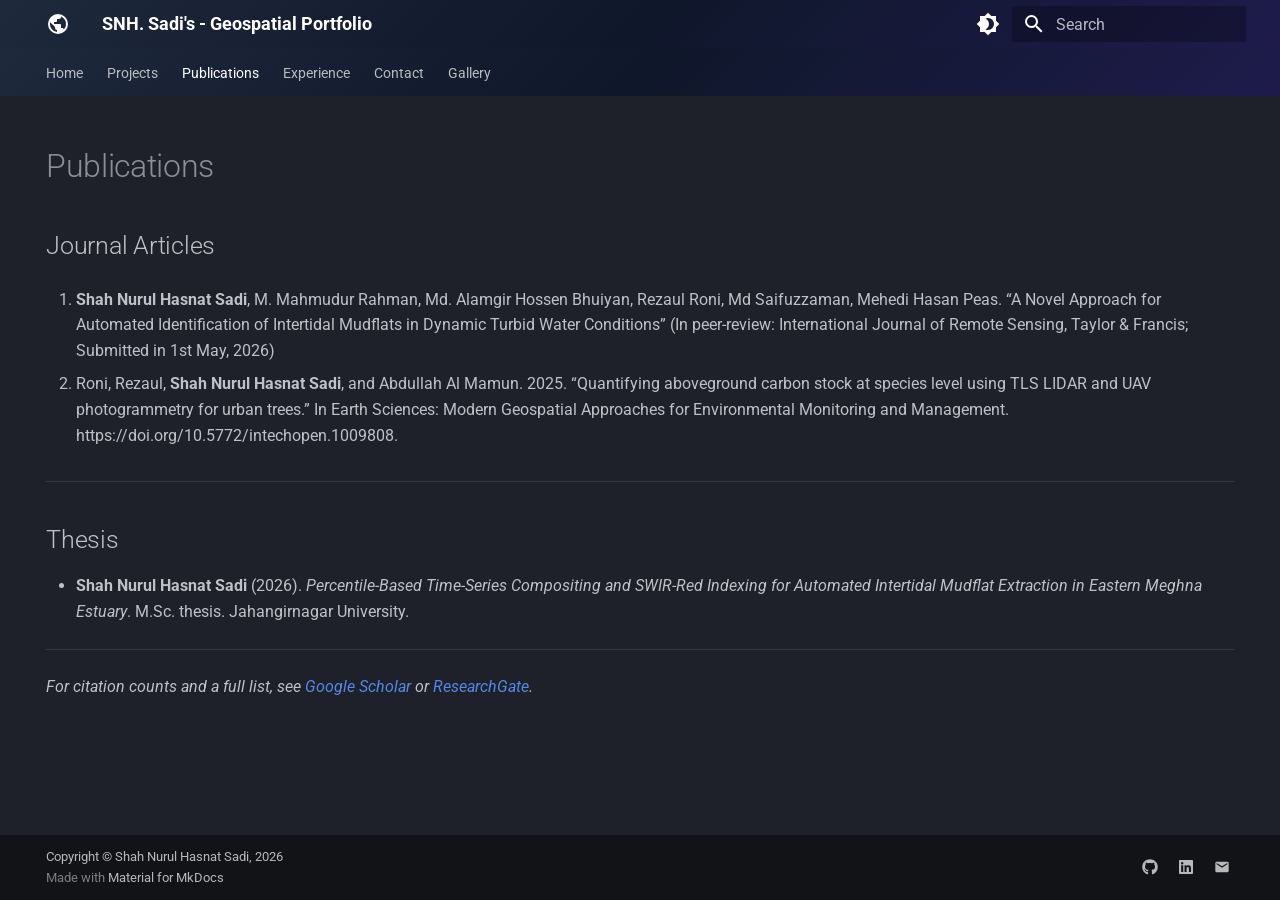
<file: publications/index.html>
<!DOCTYPE html><html lang="en" class="no-js"><head>
    
      <meta charset="utf-8">
      <meta name="viewport" content="width=device-width,initial-scale=1">
      
        <meta name="description" content="Portfolio of Sadi — GIS, Remote Sensing, and Spatial Data Science">
      
      
        <meta name="author" content="Shah Nurul Hasnat Sadi">
      
      
        <link rel="canonical" href="https://snhsadi.github.io/publications/">
      
      
        <link rel="prev" href="../projects/hjbl-2026/">
      
      
        <link rel="next" href="../experience/">
      
      
        
      
      
      <link rel="icon" href="../assets/images/favicon.png">
      <meta name="generator" content="mkdocs-1.6.1, mkdocs-material-9.7.7">
    
    
      
        <title>Publications - SNH. Sadi's - Geospatial Portfolio</title>
      
    
    
      <link rel="stylesheet" href="../assets/stylesheets/main.ec1eaa64.min.css">
      
        
        <link rel="stylesheet" href="../assets/stylesheets/palette.ab4e12ef.min.css">
      
      


    
    
      
    
    
      
        
        
        <link rel="preconnect" href="https://fonts.gstatic.com" crossorigin="">
        <link rel="stylesheet" href="https://fonts.googleapis.com/css?family=Roboto:300,300i,400,400i,700,700i%7CRoboto+Mono:400,400i,700,700i&amp;display=fallback">
        <style>:root{--md-text-font:"Roboto";--md-code-font:"Roboto Mono"}</style>
      
    
    
      <link rel="stylesheet" href="../assets/css/extra.css">
    
    <script>__md_scope=new URL("..",location),__md_hash=e=>[...e].reduce(((e,_)=>(e<<5)-e+_.charCodeAt(0)),0),__md_get=(e,_=localStorage,t=__md_scope)=>JSON.parse(_.getItem(t.pathname+"."+e)),__md_set=(e,_,t=localStorage,a=__md_scope)=>{try{t.setItem(a.pathname+"."+e,JSON.stringify(_))}catch(e){}}</script>
    
      

    
    
  <link href="../assets/stylesheets/glightbox.min.css" rel="stylesheet"><script src="../assets/javascripts/glightbox.min.js"></script><style id="glightbox-style">
            html.glightbox-open { overflow: initial; height: 100%; }
            .gslide-title { margin-top: 0px; user-select: text; }
            .gslide-desc { color: #666; user-select: text; }
            .gslide-image img { background: white; }
            .gscrollbar-fixer { padding-right: 15px; }
            .gdesc-inner { font-size: 0.75rem; }
            body[data-md-color-scheme="slate"] .gdesc-inner { background: var(--md-default-bg-color); }
            body[data-md-color-scheme="slate"] .gslide-title { color: var(--md-default-fg-color); }
            body[data-md-color-scheme="slate"] .gslide-desc { color: var(--md-default-fg-color); }
        </style></head>
  
  
    
    
      
    
    
    
    
    <body dir="ltr" data-md-color-scheme="slate" data-md-color-primary="indigo" data-md-color-accent="blue">
  
    
    <input class="md-toggle" data-md-toggle="drawer" type="checkbox" id="__drawer" autocomplete="off">
    <input class="md-toggle" data-md-toggle="search" type="checkbox" id="__search" autocomplete="off">
    <label class="md-overlay" for="__drawer"></label>
    <div data-md-component="skip">
      
        
        <a href="#publications" class="md-skip">
          Skip to content
        </a>
      
    </div>
    <div data-md-component="announce">
      
    </div>
    
    
      

<header class="md-header" data-md-component="header">
  <nav class="md-header__inner md-grid" aria-label="Header">
    <a href=".." title="SNH. Sadi's - Geospatial Portfolio" class="md-header__button md-logo" aria-label="SNH. Sadi's - Geospatial Portfolio" data-md-component="logo">
      
  
  <svg xmlns="http://www.w3.org/2000/svg" viewBox="0 0 24 24"><path d="M17.9 17.39c-.26-.8-1.01-1.39-1.9-1.39h-1v-3a1 1 0 0 0-1-1H8v-2h2a1 1 0 0 0 1-1V7h2a2 2 0 0 0 2-2v-.41a7.984 7.984 0 0 1 2.9 12.8M11 19.93c-3.95-.49-7-3.85-7-7.93 0-.62.08-1.22.21-1.79L9 15v1a2 2 0 0 0 2 2m1-16A10 10 0 0 0 2 12a10 10 0 0 0 10 10 10 10 0 0 0 10-10A10 10 0 0 0 12 2"></path></svg>

    </a>
    <label class="md-header__button md-icon" for="__drawer">
      
      <svg xmlns="http://www.w3.org/2000/svg" viewBox="0 0 24 24"><path d="M3 6h18v2H3zm0 5h18v2H3zm0 5h18v2H3z"></path></svg>
    </label>
    <div class="md-header__title" data-md-component="header-title">
      <div class="md-header__ellipsis">
        <div class="md-header__topic">
          <span class="md-ellipsis">
            SNH. Sadi's - Geospatial Portfolio
          </span>
        </div>
        <div class="md-header__topic" data-md-component="header-topic">
          <span class="md-ellipsis">
            
              Publications
            
          </span>
        </div>
      </div>
    </div>
    
      
        <form class="md-header__option" data-md-component="palette">
  
    
    
    
    <input class="md-option" data-md-color-media="" data-md-color-scheme="slate" data-md-color-primary="indigo" data-md-color-accent="blue" aria-label="Switch to light mode" type="radio" name="__palette" id="__palette_0">
    
      <label class="md-header__button md-icon" title="Switch to light mode" for="__palette_1" hidden="">
        <svg xmlns="http://www.w3.org/2000/svg" viewBox="0 0 24 24"><path d="M12 18c-.89 0-1.74-.2-2.5-.55C11.56 16.5 13 14.42 13 12s-1.44-4.5-3.5-5.45C10.26 6.2 11.11 6 12 6a6 6 0 0 1 6 6 6 6 0 0 1-6 6m8-9.31V4h-4.69L12 .69 8.69 4H4v4.69L.69 12 4 15.31V20h4.69L12 23.31 15.31 20H20v-4.69L23.31 12z"></path></svg>
      </label>
    
  
    
    
    
    <input class="md-option" data-md-color-media="" data-md-color-scheme="default" data-md-color-primary="light-blue" data-md-color-accent="purple" aria-label="Switch to dark mode" type="radio" name="__palette" id="__palette_1">
    
      <label class="md-header__button md-icon" title="Switch to dark mode" for="__palette_0" hidden="">
        <svg xmlns="http://www.w3.org/2000/svg" viewBox="0 0 24 24"><path d="M12 8a4 4 0 0 0-4 4 4 4 0 0 0 4 4 4 4 0 0 0 4-4 4 4 0 0 0-4-4m0 10a6 6 0 0 1-6-6 6 6 0 0 1 6-6 6 6 0 0 1 6 6 6 6 0 0 1-6 6m8-9.31V4h-4.69L12 .69 8.69 4H4v4.69L.69 12 4 15.31V20h4.69L12 23.31 15.31 20H20v-4.69L23.31 12z"></path></svg>
      </label>
    
  
</form>
      
    
    
      <script>var palette=__md_get("__palette");if(palette&&palette.color){if("(prefers-color-scheme)"===palette.color.media){var media=matchMedia("(prefers-color-scheme: light)"),input=document.querySelector(media.matches?"[data-md-color-media='(prefers-color-scheme: light)']":"[data-md-color-media='(prefers-color-scheme: dark)']");palette.color.media=input.getAttribute("data-md-color-media"),palette.color.scheme=input.getAttribute("data-md-color-scheme"),palette.color.primary=input.getAttribute("data-md-color-primary"),palette.color.accent=input.getAttribute("data-md-color-accent")}for(var[key,value]of Object.entries(palette.color))document.body.setAttribute("data-md-color-"+key,value)}</script>
    
    
    
      
      
        <label class="md-header__button md-icon" for="__search">
          
          <svg xmlns="http://www.w3.org/2000/svg" viewBox="0 0 24 24"><path d="M9.5 3A6.5 6.5 0 0 1 16 9.5c0 1.61-.59 3.09-1.56 4.23l.27.27h.79l5 5-1.5 1.5-5-5v-.79l-.27-.27A6.52 6.52 0 0 1 9.5 16 6.5 6.5 0 0 1 3 9.5 6.5 6.5 0 0 1 9.5 3m0 2C7 5 5 7 5 9.5S7 14 9.5 14 14 12 14 9.5 12 5 9.5 5"></path></svg>
        </label>
        <div class="md-search" data-md-component="search" role="dialog">
  <label class="md-search__overlay" for="__search"></label>
  <div class="md-search__inner" role="search">
    <form class="md-search__form" name="search">
      <input type="text" class="md-search__input" name="query" aria-label="Search" placeholder="Search" autocapitalize="off" autocorrect="off" autocomplete="off" spellcheck="false" data-md-component="search-query" required="">
      <label class="md-search__icon md-icon" for="__search">
        
        <svg xmlns="http://www.w3.org/2000/svg" viewBox="0 0 24 24"><path d="M9.5 3A6.5 6.5 0 0 1 16 9.5c0 1.61-.59 3.09-1.56 4.23l.27.27h.79l5 5-1.5 1.5-5-5v-.79l-.27-.27A6.52 6.52 0 0 1 9.5 16 6.5 6.5 0 0 1 3 9.5 6.5 6.5 0 0 1 9.5 3m0 2C7 5 5 7 5 9.5S7 14 9.5 14 14 12 14 9.5 12 5 9.5 5"></path></svg>
        
        <svg xmlns="http://www.w3.org/2000/svg" viewBox="0 0 24 24"><path d="M20 11v2H8l5.5 5.5-1.42 1.42L4.16 12l7.92-7.92L13.5 5.5 8 11z"></path></svg>
      </label>
      <nav class="md-search__options" aria-label="Search">
        
        <button type="reset" class="md-search__icon md-icon" title="Clear" aria-label="Clear" tabindex="-1">
          
          <svg xmlns="http://www.w3.org/2000/svg" viewBox="0 0 24 24"><path d="M19 6.41 17.59 5 12 10.59 6.41 5 5 6.41 10.59 12 5 17.59 6.41 19 12 13.41 17.59 19 19 17.59 13.41 12z"></path></svg>
        </button>
      </nav>
      
    </form>
    <div class="md-search__output">
      <div class="md-search__scrollwrap" tabindex="0" data-md-scrollfix="">
        <div class="md-search-result" data-md-component="search-result">
          <div class="md-search-result__meta">
            Initializing search
          </div>
          <ol class="md-search-result__list" role="presentation"></ol>
        </div>
      </div>
    </div>
  </div>
</div>
      
    
    
  </nav>
  
</header>
    
    <div class="md-container" data-md-component="container">
      
      
        
          
            
<nav class="md-tabs" aria-label="Tabs" data-md-component="tabs">
  <div class="md-grid">
    <ul class="md-tabs__list">
      
        
  
  
  
  
    <li class="md-tabs__item">
      <a href=".." class="md-tabs__link">
        
  
  
    
  
  Home

      </a>
    </li>
  

      
        
  
  
  
  
    
    
      <li class="md-tabs__item">
        <a href="../projects/" class="md-tabs__link">
          
  
  
  Projects

        </a>
      </li>
    
  

      
        
  
  
  
    
  
  
    <li class="md-tabs__item md-tabs__item--active">
      <a href="./" class="md-tabs__link">
        
  
  
    
  
  Publications

      </a>
    </li>
  

      
        
  
  
  
  
    <li class="md-tabs__item">
      <a href="../experience/" class="md-tabs__link">
        
  
  
    
  
  Experience

      </a>
    </li>
  

      
        
  
  
  
  
    <li class="md-tabs__item">
      <a href="../contact/" class="md-tabs__link">
        
  
  
    
  
  Contact

      </a>
    </li>
  

      
        
  
  
  
  
    <li class="md-tabs__item">
      <a href="../gallery/" class="md-tabs__link">
        
  
  
    
  
  Gallery

      </a>
    </li>
  

      
    </ul>
  </div>
</nav>
          
        
      
      <main class="md-main" data-md-component="main">
        <div class="md-main__inner md-grid">
          
            
              
                
              
              <div class="md-sidebar md-sidebar--primary" data-md-component="sidebar" data-md-type="navigation" hidden="">
                <div class="md-sidebar__scrollwrap">
                  <div class="md-sidebar__inner">
                    


  


<nav class="md-nav md-nav--primary md-nav--lifted" aria-label="Navigation" data-md-level="0">
  <label class="md-nav__title" for="__drawer">
    <a href=".." title="SNH. Sadi's - Geospatial Portfolio" class="md-nav__button md-logo" aria-label="SNH. Sadi's - Geospatial Portfolio" data-md-component="logo">
      
  
  <svg xmlns="http://www.w3.org/2000/svg" viewBox="0 0 24 24"><path d="M17.9 17.39c-.26-.8-1.01-1.39-1.9-1.39h-1v-3a1 1 0 0 0-1-1H8v-2h2a1 1 0 0 0 1-1V7h2a2 2 0 0 0 2-2v-.41a7.984 7.984 0 0 1 2.9 12.8M11 19.93c-3.95-.49-7-3.85-7-7.93 0-.62.08-1.22.21-1.79L9 15v1a2 2 0 0 0 2 2m1-16A10 10 0 0 0 2 12a10 10 0 0 0 10 10 10 10 0 0 0 10-10A10 10 0 0 0 12 2"></path></svg>

    </a>
    SNH. Sadi's - Geospatial Portfolio
  </label>
  
  <ul class="md-nav__list" data-md-scrollfix="">
    
      
      
  
  
  
  
    <li class="md-nav__item">
      <a href=".." class="md-nav__link">
        
  
  
  <span class="md-ellipsis">
    
  
    Home
  

    
  </span>
  
  

      </a>
    </li>
  

    
      
      
  
  
  
  
    
    
    
    
      
      
    
    
    <li class="md-nav__item md-nav__item--nested">
      
        
        
        <input class="md-nav__toggle md-toggle " type="checkbox" id="__nav_2">
        
          
          <label class="md-nav__link" for="__nav_2" id="__nav_2_label" tabindex="0">
            
  
  
  <span class="md-ellipsis">
    
  
    Projects
  

    
  </span>
  
  

            <span class="md-nav__icon md-icon"></span>
          </label>
        
        <nav class="md-nav" data-md-level="1" aria-labelledby="__nav_2_label" aria-expanded="false">
          <label class="md-nav__title" for="__nav_2">
            <span class="md-nav__icon md-icon"></span>
            
  
    Projects
  

          </label>
          <ul class="md-nav__list" data-md-scrollfix="">
            
              
                
  
  
  
  
    <li class="md-nav__item">
      <a href="../projects/" class="md-nav__link">
        
  
  
  <span class="md-ellipsis">
    
  
    All Projects
  

    
  </span>
  
  

      </a>
    </li>
  

              
            
              
                
  
  
  
  
    <li class="md-nav__item">
      <a href="../projects/sylhet-flood-2024/" class="md-nav__link">
        
  
  
  <span class="md-ellipsis">
    
  
    Sylhet Flood Mapping &amp; Analysis (2024)
  

    
  </span>
  
  

      </a>
    </li>
  

              
            
              
                
  
  
  
  
    <li class="md-nav__item">
      <a href="../projects/mudflat-2024/" class="md-nav__link">
        
  
  
  <span class="md-ellipsis">
    
  
    Automated Intertidal Mudflat Mapping: MSIC-Otsu &amp; MTDI
  

    
  </span>
  
  

      </a>
    </li>
  

              
            
              
                
  
  
  
  
    <li class="md-nav__item">
      <a href="../projects/single-pop/" class="md-nav__link">
        
  
  
  <span class="md-ellipsis">
    
  
    Gender Specific Single-Age Population Database
  

    
  </span>
  
  

      </a>
    </li>
  

              
            
              
                
  
  
  
  
    <li class="md-nav__item">
      <a href="../projects/bd-lulc/" class="md-nav__link">
        
  
  
  <span class="md-ellipsis">
    
  
    Interactive LULC-Explorer for Bangladesh
  

    
  </span>
  
  

      </a>
    </li>
  

              
            
              
                
  
  
  
  
    <li class="md-nav__item">
      <a href="../projects/carbon-stock/" class="md-nav__link">
        
  
  
  <span class="md-ellipsis">
    
  
    Quantifying Aboveground Carbon Stock
  

    
  </span>
  
  

      </a>
    </li>
  

              
            
              
                
  
  
  
  
    <li class="md-nav__item">
      <a href="../projects/hjbl-2026/" class="md-nav__link">
        
  
  
  <span class="md-ellipsis">
    
  
    Hudson Bay Lowlands Geospatial Dashboard
  

    
  </span>
  
  

      </a>
    </li>
  

              
            
          </ul>
        </nav>
      
    </li>
  

    
      
      
  
  
    
  
  
  
    <li class="md-nav__item md-nav__item--active">
      
      <input class="md-nav__toggle md-toggle" type="checkbox" id="__toc">
      
      
        
      
      
        <label class="md-nav__link md-nav__link--active" for="__toc">
          
  
  
  <span class="md-ellipsis">
    
  
    Publications
  

    
  </span>
  
  

          <span class="md-nav__icon md-icon"></span>
        </label>
      
      <a href="./" class="md-nav__link md-nav__link--active">
        
  
  
  <span class="md-ellipsis">
    
  
    Publications
  

    
  </span>
  
  

      </a>
      
        

<nav class="md-nav md-nav--secondary" aria-label="Table of contents">
  
  
  
    
  
  
    <label class="md-nav__title" for="__toc">
      <span class="md-nav__icon md-icon"></span>
      Table of contents
    </label>
    <ul class="md-nav__list" data-md-component="toc" data-md-scrollfix="">
      
        <li class="md-nav__item">
  <a href="#journal-articles" class="md-nav__link">
    <span class="md-ellipsis">
      
        Journal Articles
      
    </span>
  </a>
  
</li>
      
        <li class="md-nav__item">
  <a href="#thesis" class="md-nav__link">
    <span class="md-ellipsis">
      
        Thesis
      
    </span>
  </a>
  
</li>
      
    </ul>
  
</nav>
      
    </li>
  

    
      
      
  
  
  
  
    <li class="md-nav__item">
      <a href="../experience/" class="md-nav__link">
        
  
  
  <span class="md-ellipsis">
    
  
    Experience
  

    
  </span>
  
  

      </a>
    </li>
  

    
      
      
  
  
  
  
    <li class="md-nav__item">
      <a href="../contact/" class="md-nav__link">
        
  
  
  <span class="md-ellipsis">
    
  
    Contact
  

    
  </span>
  
  

      </a>
    </li>
  

    
      
      
  
  
  
  
    <li class="md-nav__item">
      <a href="../gallery/" class="md-nav__link">
        
  
  
  <span class="md-ellipsis">
    
  
    Gallery
  

    
  </span>
  
  

      </a>
    </li>
  

    
  </ul>
</nav>
                  </div>
                </div>
              </div>
            
            
              
                
              
              <div class="md-sidebar md-sidebar--secondary" data-md-component="sidebar" data-md-type="toc" hidden="">
                <div class="md-sidebar__scrollwrap">
                  <div class="md-sidebar__inner">
                    

<nav class="md-nav md-nav--secondary" aria-label="Table of contents">
  
  
  
    
  
  
    <label class="md-nav__title" for="__toc">
      <span class="md-nav__icon md-icon"></span>
      Table of contents
    </label>
    <ul class="md-nav__list" data-md-component="toc" data-md-scrollfix="">
      
        <li class="md-nav__item">
  <a href="#journal-articles" class="md-nav__link">
    <span class="md-ellipsis">
      
        Journal Articles
      
    </span>
  </a>
  
</li>
      
        <li class="md-nav__item">
  <a href="#thesis" class="md-nav__link">
    <span class="md-ellipsis">
      
        Thesis
      
    </span>
  </a>
  
</li>
      
    </ul>
  
</nav>
                  </div>
                </div>
              </div>
            
          
          
            <div class="md-content" data-md-component="content">
              
              <article class="md-content__inner md-typeset">
                
                  
  




<!--
CHECKLIST FOR THIS PAGE:
- [ ] Replace each [YOUR ...] placeholder with your actual information
- [ ] Add or remove entries in each section as needed
- [ ] Remove sections that are not applicable (e.g., Theses, Conference Presentations)
- [ ] Add DOI or URL links where available
--><h1 id="publications">Publications</h1>
<h2 id="journal-articles">Journal Articles</h2>
<ol>
<li>
<p><strong>Shah Nurul Hasnat Sadi</strong>, M. Mahmudur Rahman, Md. Alamgir Hossen Bhuiyan, Rezaul Roni, Md Saifuzzaman, Mehedi Hasan Peas. “A Novel Approach for Automated Identification of Intertidal Mudflats in Dynamic Turbid Water Conditions” (In peer-review: International Journal of Remote Sensing, Taylor &amp; Francis; Submitted in 1st May, 2026)</p>
</li>
<li>
<p>Roni, Rezaul, <strong>Shah Nurul Hasnat Sadi</strong>, and Abdullah Al Mamun. 2025. “Quantifying aboveground carbon stock at species level using TLS LIDAR and UAV photogrammetry for urban trees.” In Earth Sciences: Modern Geospatial Approaches for Environmental Monitoring and Management. https://doi.org/10.5772/intechopen.1009808.</p>
</li>
</ol>
<hr>
<h2 id="thesis">Thesis</h2>
<ul>
<li><strong>Shah Nurul Hasnat Sadi</strong> (2026). <em>Percentile-Based Time-Series Compositing and SWIR-Red Indexing for Automated Intertidal Mudflat Extraction in Eastern Meghna Estuary</em>. M.Sc. thesis. Jahangirnagar University.</li>
</ul>
<hr>
<p><em>For citation counts and a full list, see <a href="https://scholar.google.com">Google Scholar</a> or <a href="https://www.researchgate.net">ResearchGate</a>.</em></p>







  
  




  



                
              </article>
            </div>
          
          
<script>var target=document.getElementById(location.hash.slice(1));target&&target.name&&(target.checked=target.name.startsWith("__tabbed_"))</script>
        </div>
        
          <button type="button" class="md-top md-icon" data-md-component="top" hidden="">
  
  <svg xmlns="http://www.w3.org/2000/svg" viewBox="0 0 24 24"><path d="M13 20h-2V8l-5.5 5.5-1.42-1.42L12 4.16l7.92 7.92-1.42 1.42L13 8z"></path></svg>
  Back to top
</button>
        
      </main>
      
        <footer class="md-footer">
  
  <div class="md-footer-meta md-typeset">
    <div class="md-footer-meta__inner md-grid">
      <div class="md-copyright">
  
    <div class="md-copyright__highlight">
      Copyright © Shah Nurul Hasnat Sadi, 2026
    </div>
  
  
    Made with
    <a href="https://squidfunk.github.io/mkdocs-material/" target="_blank" rel="noopener">
      Material for MkDocs
    </a>
  
</div>
      
        
<div class="md-social">
  
    
    
    
    
      
      
    
    <a href="https://github.com/snhsadi" target="_blank" rel="noopener" title="github.com" class="md-social__link">
      <svg xmlns="http://www.w3.org/2000/svg" viewBox="0 0 512 512"><!--! Font Awesome Free 7.1.0 by @fontawesome - https://fontawesome.com License - https://fontawesome.com/license/free (Icons: CC BY 4.0, Fonts: SIL OFL 1.1, Code: MIT License) Copyright 2025 Fonticons, Inc.--><path d="M173.9 397.4c0 2-2.3 3.6-5.2 3.6-3.3.3-5.6-1.3-5.6-3.6 0-2 2.3-3.6 5.2-3.6 3-.3 5.6 1.3 5.6 3.6m-31.1-4.5c-.7 2 1.3 4.3 4.3 4.9 2.6 1 5.6 0 6.2-2s-1.3-4.3-4.3-5.2c-2.6-.7-5.5.3-6.2 2.3m44.2-1.7c-2.9.7-4.9 2.6-4.6 4.9.3 2 2.9 3.3 5.9 2.6 2.9-.7 4.9-2.6 4.6-4.6-.3-1.9-3-3.2-5.9-2.9M252.8 8C114.1 8 8 113.3 8 252c0 110.9 69.8 205.8 169.5 239.2 12.8 2.3 17.3-5.6 17.3-12.1 0-6.2-.3-40.4-.3-61.4 0 0-70 15-84.7-29.8 0 0-11.4-29.1-27.8-36.6 0 0-22.9-15.7 1.6-15.4 0 0 24.9 2 38.6 25.8 21.9 38.6 58.6 27.5 72.9 20.9 2.3-16 8.8-27.1 16-33.7-55.9-6.2-112.3-14.3-112.3-110.5 0-27.5 7.6-41.3 23.6-58.9-2.6-6.5-11.1-33.3 2.6-67.9 20.9-6.5 69 27 69 27 20-5.6 41.5-8.5 62.8-8.5s42.8 2.9 62.8 8.5c0 0 48.1-33.6 69-27 13.7 34.7 5.2 61.4 2.6 67.9 16 17.7 25.8 31.5 25.8 58.9 0 96.5-58.9 104.2-114.8 110.5 9.2 7.9 17 22.9 17 46.4 0 33.7-.3 75.4-.3 83.6 0 6.5 4.6 14.4 17.3 12.1C436.2 457.8 504 362.9 504 252 504 113.3 391.5 8 252.8 8M105.2 352.9c-1.3 1-1 3.3.7 5.2 1.6 1.6 3.9 2.3 5.2 1 1.3-1 1-3.3-.7-5.2-1.6-1.6-3.9-2.3-5.2-1m-10.8-8.1c-.7 1.3.3 2.9 2.3 3.9 1.6 1 3.6.7 4.3-.7.7-1.3-.3-2.9-2.3-3.9-2-.6-3.6-.3-4.3.7m32.4 35.6c-1.6 1.3-1 4.3 1.3 6.2 2.3 2.3 5.2 2.6 6.5 1 1.3-1.3.7-4.3-1.3-6.2-2.2-2.3-5.2-2.6-6.5-1m-11.4-14.7c-1.6 1-1.6 3.6 0 5.9s4.3 3.3 5.6 2.3c1.6-1.3 1.6-3.9 0-6.2-1.4-2.3-4-3.3-5.6-2"></path></svg>
    </a>
  
    
    
    
    
      
      
    
    <a href="https://www.linkedin.com/in/snh-sadi/" target="_blank" rel="noopener" title="www.linkedin.com" class="md-social__link">
      <svg xmlns="http://www.w3.org/2000/svg" viewBox="0 0 448 512"><!--! Font Awesome Free 7.1.0 by @fontawesome - https://fontawesome.com License - https://fontawesome.com/license/free (Icons: CC BY 4.0, Fonts: SIL OFL 1.1, Code: MIT License) Copyright 2025 Fonticons, Inc.--><path d="M416 32H31.9C14.3 32 0 46.5 0 64.3v383.4C0 465.5 14.3 480 31.9 480H416c17.6 0 32-14.5 32-32.3V64.3c0-17.8-14.4-32.3-32-32.3M135.4 416H69V202.2h66.5V416zM102.2 96a38.5 38.5 0 1 1 0 77 38.5 38.5 0 1 1 0-77m282.1 320h-66.4V312c0-24.8-.5-56.7-34.5-56.7-34.6 0-39.9 27-39.9 54.9V416h-66.4V202.2h63.7v29.2h.9c8.9-16.8 30.6-34.5 62.9-34.5 67.2 0 79.7 44.3 79.7 101.9z"></path></svg>
    </a>
  
    
    
    
    
    <a href="mailto:sadi.49@geography-juniv.edu.bd" target="_blank" rel="noopener" title="" class="md-social__link">
      <svg xmlns="http://www.w3.org/2000/svg" viewBox="0 0 24 24"><path d="m20 8-8 5-8-5V6l8 5 8-5m0-2H4c-1.11 0-2 .89-2 2v12a2 2 0 0 0 2 2h16a2 2 0 0 0 2-2V6a2 2 0 0 0-2-2"></path></svg>
    </a>
  
</div>
      
    </div>
  </div>
</footer>
      
    </div>
    <div class="md-dialog" data-md-component="dialog">
      <div class="md-dialog__inner md-typeset"></div>
    </div>
    
    
    
      
      
      <script id="__config" type="application/json">{"annotate": null, "base": "..", "features": ["navigation.tabs", "navigation.top", "content.code.copy"], "search": "../assets/javascripts/workers/search.2c215733.min.js", "tags": null, "translations": {"clipboard.copied": "Copied to clipboard", "clipboard.copy": "Copy to clipboard", "search.result.more.one": "1 more on this page", "search.result.more.other": "# more on this page", "search.result.none": "No matching documents", "search.result.one": "1 matching document", "search.result.other": "# matching documents", "search.result.placeholder": "Type to start searching", "search.result.term.missing": "Missing", "select.version": "Select version"}, "version": null}</script>
    
    
      <script src="../assets/javascripts/bundle.d7400e89.min.js"></script>
      
        <script src="../assets/js/custom.js"></script>
      
    
  
<script id="init-glightbox">const lightbox = GLightbox({"touchNavigation": true, "loop": false, "zoomable": true, "draggable": true, "openEffect": "zoom", "closeEffect": "zoom", "slideEffect": "slide"});
document$.subscribe(()=>{ lightbox.reload(); });
</script></body></html>
</file>
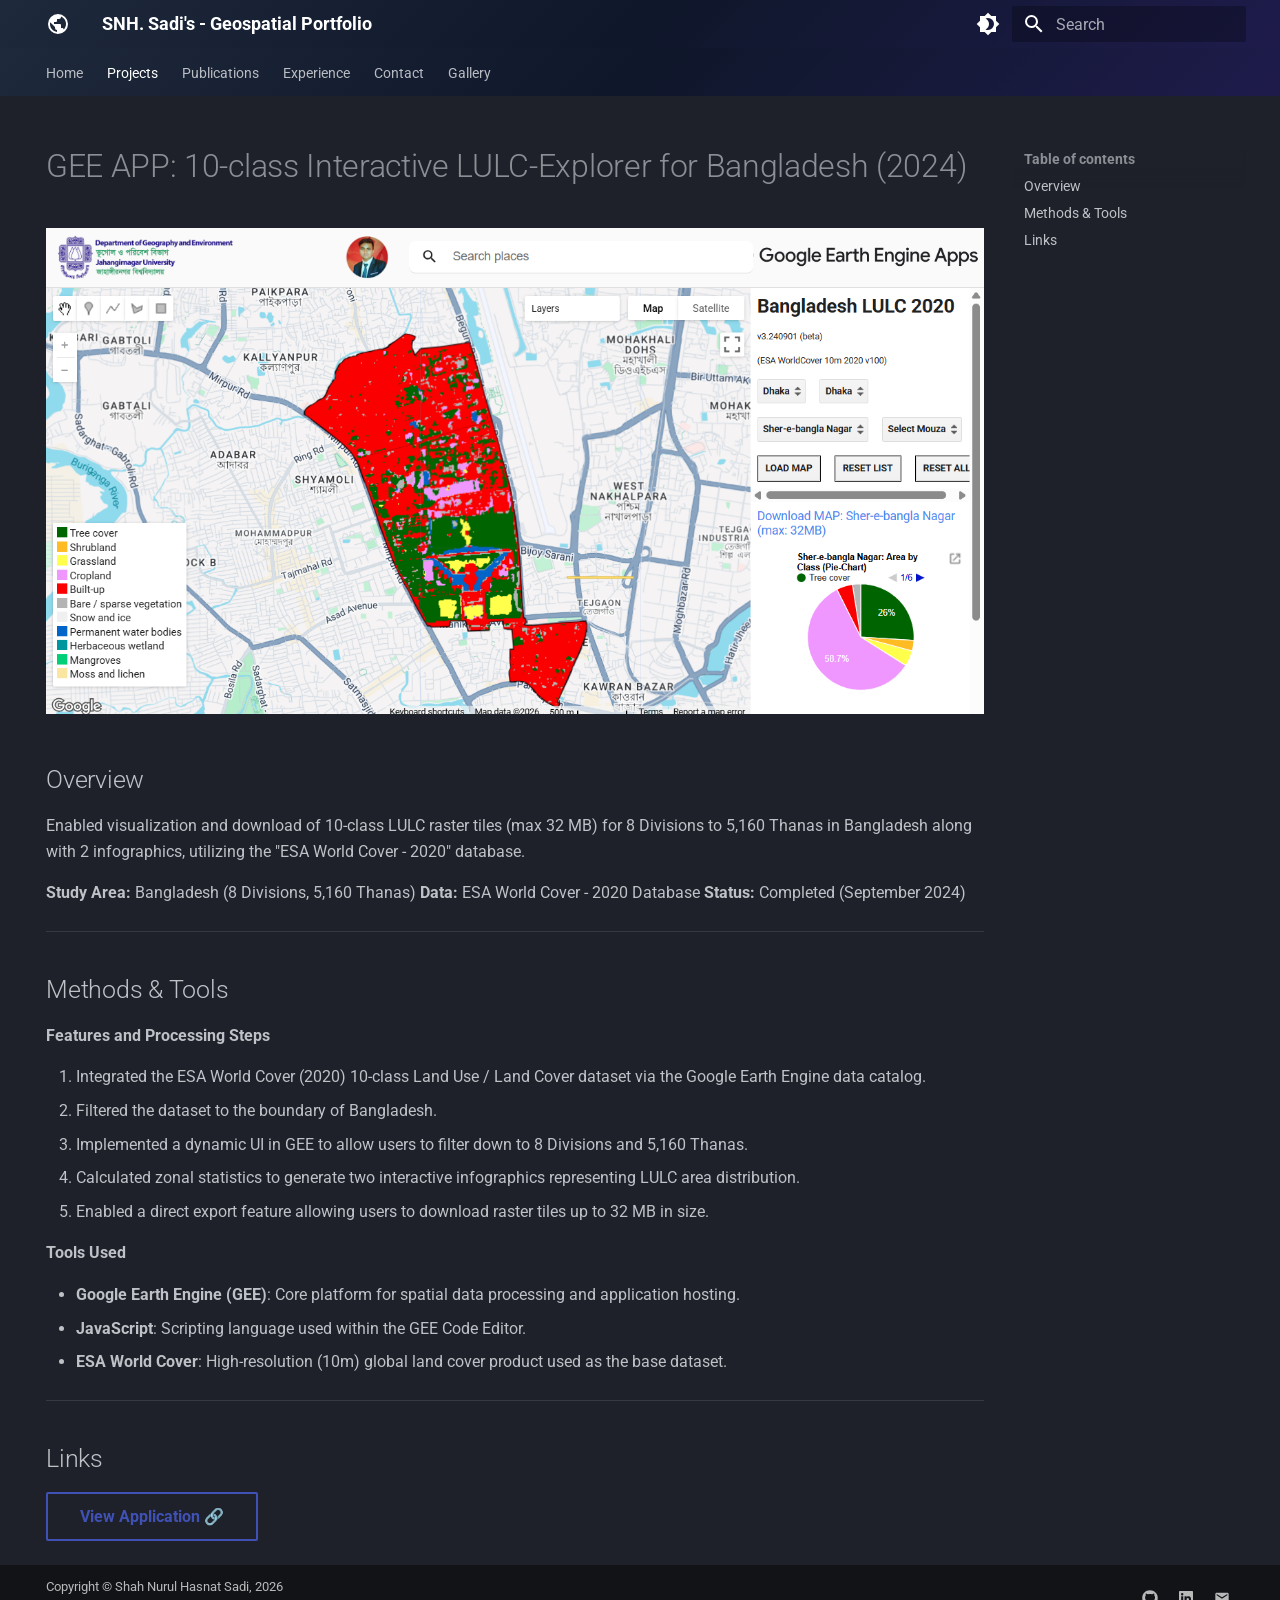
<file: projects/bd-lulc/index.html>
<!DOCTYPE html><html lang="en" class="no-js"><head>
    
      <meta charset="utf-8">
      <meta name="viewport" content="width=device-width,initial-scale=1">
      
        <meta name="description" content="Portfolio of Sadi — GIS, Remote Sensing, and Spatial Data Science">
      
      
        <meta name="author" content="Shah Nurul Hasnat Sadi">
      
      
        <link rel="canonical" href="https://snhsadi.github.io/projects/bd-lulc/">
      
      
        <link rel="prev" href="../single-pop/">
      
      
        <link rel="next" href="../carbon-stock/">
      
      
        
      
      
      <link rel="icon" href="../../assets/images/favicon.png">
      <meta name="generator" content="mkdocs-1.6.1, mkdocs-material-9.7.7">
    
    
      
        <title>Interactive LULC-Explorer for Bangladesh - SNH. Sadi's - Geospatial Portfolio</title>
      
    
    
      <link rel="stylesheet" href="../../assets/stylesheets/main.ec1eaa64.min.css">
      
        
        <link rel="stylesheet" href="../../assets/stylesheets/palette.ab4e12ef.min.css">
      
      


    
    
      
    
    
      
        
        
        <link rel="preconnect" href="https://fonts.gstatic.com" crossorigin="">
        <link rel="stylesheet" href="https://fonts.googleapis.com/css?family=Roboto:300,300i,400,400i,700,700i%7CRoboto+Mono:400,400i,700,700i&amp;display=fallback">
        <style>:root{--md-text-font:"Roboto";--md-code-font:"Roboto Mono"}</style>
      
    
    
      <link rel="stylesheet" href="../../assets/css/extra.css">
    
    <script>__md_scope=new URL("../..",location),__md_hash=e=>[...e].reduce(((e,_)=>(e<<5)-e+_.charCodeAt(0)),0),__md_get=(e,_=localStorage,t=__md_scope)=>JSON.parse(_.getItem(t.pathname+"."+e)),__md_set=(e,_,t=localStorage,a=__md_scope)=>{try{t.setItem(a.pathname+"."+e,JSON.stringify(_))}catch(e){}}</script>
    
      

    
    
  <link href="../../assets/stylesheets/glightbox.min.css" rel="stylesheet"><script src="../../assets/javascripts/glightbox.min.js"></script><style id="glightbox-style">
            html.glightbox-open { overflow: initial; height: 100%; }
            .gslide-title { margin-top: 0px; user-select: text; }
            .gslide-desc { color: #666; user-select: text; }
            .gslide-image img { background: white; }
            .gscrollbar-fixer { padding-right: 15px; }
            .gdesc-inner { font-size: 0.75rem; }
            body[data-md-color-scheme="slate"] .gdesc-inner { background: var(--md-default-bg-color); }
            body[data-md-color-scheme="slate"] .gslide-title { color: var(--md-default-fg-color); }
            body[data-md-color-scheme="slate"] .gslide-desc { color: var(--md-default-fg-color); }
        </style></head>
  
  
    
    
      
    
    
    
    
    <body dir="ltr" data-md-color-scheme="slate" data-md-color-primary="indigo" data-md-color-accent="blue">
  
    
    <input class="md-toggle" data-md-toggle="drawer" type="checkbox" id="__drawer" autocomplete="off">
    <input class="md-toggle" data-md-toggle="search" type="checkbox" id="__search" autocomplete="off">
    <label class="md-overlay" for="__drawer"></label>
    <div data-md-component="skip">
      
        
        <a href="#gee-app-10-class-interactive-lulc-explorer-for-bangladesh-2024" class="md-skip">
          Skip to content
        </a>
      
    </div>
    <div data-md-component="announce">
      
    </div>
    
    
      

<header class="md-header" data-md-component="header">
  <nav class="md-header__inner md-grid" aria-label="Header">
    <a href="../.." title="SNH. Sadi's - Geospatial Portfolio" class="md-header__button md-logo" aria-label="SNH. Sadi's - Geospatial Portfolio" data-md-component="logo">
      
  
  <svg xmlns="http://www.w3.org/2000/svg" viewBox="0 0 24 24"><path d="M17.9 17.39c-.26-.8-1.01-1.39-1.9-1.39h-1v-3a1 1 0 0 0-1-1H8v-2h2a1 1 0 0 0 1-1V7h2a2 2 0 0 0 2-2v-.41a7.984 7.984 0 0 1 2.9 12.8M11 19.93c-3.95-.49-7-3.85-7-7.93 0-.62.08-1.22.21-1.79L9 15v1a2 2 0 0 0 2 2m1-16A10 10 0 0 0 2 12a10 10 0 0 0 10 10 10 10 0 0 0 10-10A10 10 0 0 0 12 2"></path></svg>

    </a>
    <label class="md-header__button md-icon" for="__drawer">
      
      <svg xmlns="http://www.w3.org/2000/svg" viewBox="0 0 24 24"><path d="M3 6h18v2H3zm0 5h18v2H3zm0 5h18v2H3z"></path></svg>
    </label>
    <div class="md-header__title" data-md-component="header-title">
      <div class="md-header__ellipsis">
        <div class="md-header__topic">
          <span class="md-ellipsis">
            SNH. Sadi's - Geospatial Portfolio
          </span>
        </div>
        <div class="md-header__topic" data-md-component="header-topic">
          <span class="md-ellipsis">
            
              Interactive LULC-Explorer for Bangladesh
            
          </span>
        </div>
      </div>
    </div>
    
      
        <form class="md-header__option" data-md-component="palette">
  
    
    
    
    <input class="md-option" data-md-color-media="" data-md-color-scheme="slate" data-md-color-primary="indigo" data-md-color-accent="blue" aria-label="Switch to light mode" type="radio" name="__palette" id="__palette_0">
    
      <label class="md-header__button md-icon" title="Switch to light mode" for="__palette_1" hidden="">
        <svg xmlns="http://www.w3.org/2000/svg" viewBox="0 0 24 24"><path d="M12 18c-.89 0-1.74-.2-2.5-.55C11.56 16.5 13 14.42 13 12s-1.44-4.5-3.5-5.45C10.26 6.2 11.11 6 12 6a6 6 0 0 1 6 6 6 6 0 0 1-6 6m8-9.31V4h-4.69L12 .69 8.69 4H4v4.69L.69 12 4 15.31V20h4.69L12 23.31 15.31 20H20v-4.69L23.31 12z"></path></svg>
      </label>
    
  
    
    
    
    <input class="md-option" data-md-color-media="" data-md-color-scheme="default" data-md-color-primary="light-blue" data-md-color-accent="purple" aria-label="Switch to dark mode" type="radio" name="__palette" id="__palette_1">
    
      <label class="md-header__button md-icon" title="Switch to dark mode" for="__palette_0" hidden="">
        <svg xmlns="http://www.w3.org/2000/svg" viewBox="0 0 24 24"><path d="M12 8a4 4 0 0 0-4 4 4 4 0 0 0 4 4 4 4 0 0 0 4-4 4 4 0 0 0-4-4m0 10a6 6 0 0 1-6-6 6 6 0 0 1 6-6 6 6 0 0 1 6 6 6 6 0 0 1-6 6m8-9.31V4h-4.69L12 .69 8.69 4H4v4.69L.69 12 4 15.31V20h4.69L12 23.31 15.31 20H20v-4.69L23.31 12z"></path></svg>
      </label>
    
  
</form>
      
    
    
      <script>var palette=__md_get("__palette");if(palette&&palette.color){if("(prefers-color-scheme)"===palette.color.media){var media=matchMedia("(prefers-color-scheme: light)"),input=document.querySelector(media.matches?"[data-md-color-media='(prefers-color-scheme: light)']":"[data-md-color-media='(prefers-color-scheme: dark)']");palette.color.media=input.getAttribute("data-md-color-media"),palette.color.scheme=input.getAttribute("data-md-color-scheme"),palette.color.primary=input.getAttribute("data-md-color-primary"),palette.color.accent=input.getAttribute("data-md-color-accent")}for(var[key,value]of Object.entries(palette.color))document.body.setAttribute("data-md-color-"+key,value)}</script>
    
    
    
      
      
        <label class="md-header__button md-icon" for="__search">
          
          <svg xmlns="http://www.w3.org/2000/svg" viewBox="0 0 24 24"><path d="M9.5 3A6.5 6.5 0 0 1 16 9.5c0 1.61-.59 3.09-1.56 4.23l.27.27h.79l5 5-1.5 1.5-5-5v-.79l-.27-.27A6.52 6.52 0 0 1 9.5 16 6.5 6.5 0 0 1 3 9.5 6.5 6.5 0 0 1 9.5 3m0 2C7 5 5 7 5 9.5S7 14 9.5 14 14 12 14 9.5 12 5 9.5 5"></path></svg>
        </label>
        <div class="md-search" data-md-component="search" role="dialog">
  <label class="md-search__overlay" for="__search"></label>
  <div class="md-search__inner" role="search">
    <form class="md-search__form" name="search">
      <input type="text" class="md-search__input" name="query" aria-label="Search" placeholder="Search" autocapitalize="off" autocorrect="off" autocomplete="off" spellcheck="false" data-md-component="search-query" required="">
      <label class="md-search__icon md-icon" for="__search">
        
        <svg xmlns="http://www.w3.org/2000/svg" viewBox="0 0 24 24"><path d="M9.5 3A6.5 6.5 0 0 1 16 9.5c0 1.61-.59 3.09-1.56 4.23l.27.27h.79l5 5-1.5 1.5-5-5v-.79l-.27-.27A6.52 6.52 0 0 1 9.5 16 6.5 6.5 0 0 1 3 9.5 6.5 6.5 0 0 1 9.5 3m0 2C7 5 5 7 5 9.5S7 14 9.5 14 14 12 14 9.5 12 5 9.5 5"></path></svg>
        
        <svg xmlns="http://www.w3.org/2000/svg" viewBox="0 0 24 24"><path d="M20 11v2H8l5.5 5.5-1.42 1.42L4.16 12l7.92-7.92L13.5 5.5 8 11z"></path></svg>
      </label>
      <nav class="md-search__options" aria-label="Search">
        
        <button type="reset" class="md-search__icon md-icon" title="Clear" aria-label="Clear" tabindex="-1">
          
          <svg xmlns="http://www.w3.org/2000/svg" viewBox="0 0 24 24"><path d="M19 6.41 17.59 5 12 10.59 6.41 5 5 6.41 10.59 12 5 17.59 6.41 19 12 13.41 17.59 19 19 17.59 13.41 12z"></path></svg>
        </button>
      </nav>
      
    </form>
    <div class="md-search__output">
      <div class="md-search__scrollwrap" tabindex="0" data-md-scrollfix="">
        <div class="md-search-result" data-md-component="search-result">
          <div class="md-search-result__meta">
            Initializing search
          </div>
          <ol class="md-search-result__list" role="presentation"></ol>
        </div>
      </div>
    </div>
  </div>
</div>
      
    
    
  </nav>
  
</header>
    
    <div class="md-container" data-md-component="container">
      
      
        
          
            
<nav class="md-tabs" aria-label="Tabs" data-md-component="tabs">
  <div class="md-grid">
    <ul class="md-tabs__list">
      
        
  
  
  
  
    <li class="md-tabs__item">
      <a href="../.." class="md-tabs__link">
        
  
  
    
  
  Home

      </a>
    </li>
  

      
        
  
  
  
    
  
  
    
    
      <li class="md-tabs__item md-tabs__item--active">
        <a href="../" class="md-tabs__link">
          
  
  
  Projects

        </a>
      </li>
    
  

      
        
  
  
  
  
    <li class="md-tabs__item">
      <a href="../../publications/" class="md-tabs__link">
        
  
  
    
  
  Publications

      </a>
    </li>
  

      
        
  
  
  
  
    <li class="md-tabs__item">
      <a href="../../experience/" class="md-tabs__link">
        
  
  
    
  
  Experience

      </a>
    </li>
  

      
        
  
  
  
  
    <li class="md-tabs__item">
      <a href="../../contact/" class="md-tabs__link">
        
  
  
    
  
  Contact

      </a>
    </li>
  

      
        
  
  
  
  
    <li class="md-tabs__item">
      <a href="../../gallery/" class="md-tabs__link">
        
  
  
    
  
  Gallery

      </a>
    </li>
  

      
    </ul>
  </div>
</nav>
          
        
      
      <main class="md-main" data-md-component="main">
        <div class="md-main__inner md-grid">
          
            
              
                
              
              <div class="md-sidebar md-sidebar--primary" data-md-component="sidebar" data-md-type="navigation" hidden="">
                <div class="md-sidebar__scrollwrap">
                  <div class="md-sidebar__inner">
                    


  


<nav class="md-nav md-nav--primary md-nav--lifted" aria-label="Navigation" data-md-level="0">
  <label class="md-nav__title" for="__drawer">
    <a href="../.." title="SNH. Sadi's - Geospatial Portfolio" class="md-nav__button md-logo" aria-label="SNH. Sadi's - Geospatial Portfolio" data-md-component="logo">
      
  
  <svg xmlns="http://www.w3.org/2000/svg" viewBox="0 0 24 24"><path d="M17.9 17.39c-.26-.8-1.01-1.39-1.9-1.39h-1v-3a1 1 0 0 0-1-1H8v-2h2a1 1 0 0 0 1-1V7h2a2 2 0 0 0 2-2v-.41a7.984 7.984 0 0 1 2.9 12.8M11 19.93c-3.95-.49-7-3.85-7-7.93 0-.62.08-1.22.21-1.79L9 15v1a2 2 0 0 0 2 2m1-16A10 10 0 0 0 2 12a10 10 0 0 0 10 10 10 10 0 0 0 10-10A10 10 0 0 0 12 2"></path></svg>

    </a>
    SNH. Sadi's - Geospatial Portfolio
  </label>
  
  <ul class="md-nav__list" data-md-scrollfix="">
    
      
      
  
  
  
  
    <li class="md-nav__item">
      <a href="../.." class="md-nav__link">
        
  
  
  <span class="md-ellipsis">
    
  
    Home
  

    
  </span>
  
  

      </a>
    </li>
  

    
      
      
  
  
    
  
  
  
    
    
    
    
      
        
        
      
      
    
    
    <li class="md-nav__item md-nav__item--active md-nav__item--section md-nav__item--nested">
      
        
        
        <input class="md-nav__toggle md-toggle " type="checkbox" id="__nav_2" checked="">
        
          
          <label class="md-nav__link" for="__nav_2" id="__nav_2_label" tabindex="">
            
  
  
  <span class="md-ellipsis">
    
  
    Projects
  

    
  </span>
  
  

            <span class="md-nav__icon md-icon"></span>
          </label>
        
        <nav class="md-nav" data-md-level="1" aria-labelledby="__nav_2_label" aria-expanded="true">
          <label class="md-nav__title" for="__nav_2">
            <span class="md-nav__icon md-icon"></span>
            
  
    Projects
  

          </label>
          <ul class="md-nav__list" data-md-scrollfix="">
            
              
                
  
  
  
  
    <li class="md-nav__item">
      <a href="../" class="md-nav__link">
        
  
  
  <span class="md-ellipsis">
    
  
    All Projects
  

    
  </span>
  
  

      </a>
    </li>
  

              
            
              
                
  
  
  
  
    <li class="md-nav__item">
      <a href="../sylhet-flood-2024/" class="md-nav__link">
        
  
  
  <span class="md-ellipsis">
    
  
    Sylhet Flood Mapping &amp; Analysis (2024)
  

    
  </span>
  
  

      </a>
    </li>
  

              
            
              
                
  
  
  
  
    <li class="md-nav__item">
      <a href="../mudflat-2024/" class="md-nav__link">
        
  
  
  <span class="md-ellipsis">
    
  
    Automated Intertidal Mudflat Mapping: MSIC-Otsu &amp; MTDI
  

    
  </span>
  
  

      </a>
    </li>
  

              
            
              
                
  
  
  
  
    <li class="md-nav__item">
      <a href="../single-pop/" class="md-nav__link">
        
  
  
  <span class="md-ellipsis">
    
  
    Gender Specific Single-Age Population Database
  

    
  </span>
  
  

      </a>
    </li>
  

              
            
              
                
  
  
    
  
  
  
    <li class="md-nav__item md-nav__item--active">
      
      <input class="md-nav__toggle md-toggle" type="checkbox" id="__toc">
      
      
        
      
      
        <label class="md-nav__link md-nav__link--active" for="__toc">
          
  
  
  <span class="md-ellipsis">
    
  
    Interactive LULC-Explorer for Bangladesh
  

    
  </span>
  
  

          <span class="md-nav__icon md-icon"></span>
        </label>
      
      <a href="./" class="md-nav__link md-nav__link--active">
        
  
  
  <span class="md-ellipsis">
    
  
    Interactive LULC-Explorer for Bangladesh
  

    
  </span>
  
  

      </a>
      
        

<nav class="md-nav md-nav--secondary" aria-label="Table of contents">
  
  
  
    
  
  
    <label class="md-nav__title" for="__toc">
      <span class="md-nav__icon md-icon"></span>
      Table of contents
    </label>
    <ul class="md-nav__list" data-md-component="toc" data-md-scrollfix="">
      
        <li class="md-nav__item">
  <a href="#overview" class="md-nav__link">
    <span class="md-ellipsis">
      
        Overview
      
    </span>
  </a>
  
</li>
      
        <li class="md-nav__item">
  <a href="#methods-tools" class="md-nav__link">
    <span class="md-ellipsis">
      
        Methods &amp; Tools
      
    </span>
  </a>
  
</li>
      
        <li class="md-nav__item">
  <a href="#links" class="md-nav__link">
    <span class="md-ellipsis">
      
        Links
      
    </span>
  </a>
  
</li>
      
    </ul>
  
</nav>
      
    </li>
  

              
            
              
                
  
  
  
  
    <li class="md-nav__item">
      <a href="../carbon-stock/" class="md-nav__link">
        
  
  
  <span class="md-ellipsis">
    
  
    Quantifying Aboveground Carbon Stock
  

    
  </span>
  
  

      </a>
    </li>
  

              
            
              
                
  
  
  
  
    <li class="md-nav__item">
      <a href="../hjbl-2026/" class="md-nav__link">
        
  
  
  <span class="md-ellipsis">
    
  
    Hudson Bay Lowlands Geospatial Dashboard
  

    
  </span>
  
  

      </a>
    </li>
  

              
            
          </ul>
        </nav>
      
    </li>
  

    
      
      
  
  
  
  
    <li class="md-nav__item">
      <a href="../../publications/" class="md-nav__link">
        
  
  
  <span class="md-ellipsis">
    
  
    Publications
  

    
  </span>
  
  

      </a>
    </li>
  

    
      
      
  
  
  
  
    <li class="md-nav__item">
      <a href="../../experience/" class="md-nav__link">
        
  
  
  <span class="md-ellipsis">
    
  
    Experience
  

    
  </span>
  
  

      </a>
    </li>
  

    
      
      
  
  
  
  
    <li class="md-nav__item">
      <a href="../../contact/" class="md-nav__link">
        
  
  
  <span class="md-ellipsis">
    
  
    Contact
  

    
  </span>
  
  

      </a>
    </li>
  

    
      
      
  
  
  
  
    <li class="md-nav__item">
      <a href="../../gallery/" class="md-nav__link">
        
  
  
  <span class="md-ellipsis">
    
  
    Gallery
  

    
  </span>
  
  

      </a>
    </li>
  

    
  </ul>
</nav>
                  </div>
                </div>
              </div>
            
            
              
                
              
              <div class="md-sidebar md-sidebar--secondary" data-md-component="sidebar" data-md-type="toc">
                <div class="md-sidebar__scrollwrap">
                  <div class="md-sidebar__inner">
                    

<nav class="md-nav md-nav--secondary" aria-label="Table of contents">
  
  
  
    
  
  
    <label class="md-nav__title" for="__toc">
      <span class="md-nav__icon md-icon"></span>
      Table of contents
    </label>
    <ul class="md-nav__list" data-md-component="toc" data-md-scrollfix="">
      
        <li class="md-nav__item">
  <a href="#overview" class="md-nav__link">
    <span class="md-ellipsis">
      
        Overview
      
    </span>
  </a>
  
</li>
      
        <li class="md-nav__item">
  <a href="#methods-tools" class="md-nav__link">
    <span class="md-ellipsis">
      
        Methods &amp; Tools
      
    </span>
  </a>
  
</li>
      
        <li class="md-nav__item">
  <a href="#links" class="md-nav__link">
    <span class="md-ellipsis">
      
        Links
      
    </span>
  </a>
  
</li>
      
    </ul>
  
</nav>
                  </div>
                </div>
              </div>
            
          
          
            <div class="md-content" data-md-component="content">
              
              <article class="md-content__inner md-typeset">
                
                  
  




<h1 id="gee-app-10-class-interactive-lulc-explorer-for-bangladesh-2024">GEE APP: 10-class Interactive LULC-Explorer for Bangladesh (2024)</h1>
<p><a class="glightbox" data-type="image" data-width="auto" data-height="auto" href="../../assets/images/bd-lulc.png" data-desc-position="bottom"><img alt="Project overview image" src="../../assets/images/bd-lulc.png"></a></p>
<h2 id="overview">Overview</h2>
<p>Enabled visualization and download of 10-class LULC raster tiles (max 32 MB) for 8 Divisions to 5,160 Thanas in Bangladesh along with 2 infographics, utilizing the "ESA World Cover - 2020" database.</p>
<p><strong>Study Area:</strong> Bangladesh (8 Divisions, 5,160 Thanas)
<strong>Data:</strong> ESA World Cover - 2020 Database
<strong>Status:</strong> Completed (September 2024)</p>
<hr>
<h2 id="methods-tools">Methods &amp; Tools</h2>
<p><strong>Features and Processing Steps</strong></p>
<ol>
<li>Integrated the ESA World Cover (2020) 10-class Land Use / Land Cover dataset via the Google Earth Engine data catalog.</li>
<li>Filtered the dataset to the boundary of Bangladesh.</li>
<li>Implemented a dynamic UI in GEE to allow users to filter down to 8 Divisions and 5,160 Thanas.</li>
<li>Calculated zonal statistics to generate two interactive infographics representing LULC area distribution.</li>
<li>Enabled a direct export feature allowing users to download raster tiles up to 32 MB in size.</li>
</ol>
<p><strong>Tools Used</strong></p>
<ul>
<li><strong>Google Earth Engine (GEE)</strong>: Core platform for spatial data processing and application hosting.</li>
<li><strong>JavaScript</strong>: Scripting language used within the GEE Code Editor.</li>
<li><strong>ESA World Cover</strong>: High-resolution (10m) global land cover product used as the base dataset.</li>
</ul>
<hr>
<h2 id="links">Links</h2>
<p><a class="md-button" href="https://snh-sadi.projects.earthengine.app/view/bd-lulc-20">View Application 🔗</a></p>







  
  




  



                
              </article>
            </div>
          
          
<script>var target=document.getElementById(location.hash.slice(1));target&&target.name&&(target.checked=target.name.startsWith("__tabbed_"))</script>
        </div>
        
          <button type="button" class="md-top md-icon" data-md-component="top" hidden="">
  
  <svg xmlns="http://www.w3.org/2000/svg" viewBox="0 0 24 24"><path d="M13 20h-2V8l-5.5 5.5-1.42-1.42L12 4.16l7.92 7.92-1.42 1.42L13 8z"></path></svg>
  Back to top
</button>
        
      </main>
      
        <footer class="md-footer">
  
  <div class="md-footer-meta md-typeset">
    <div class="md-footer-meta__inner md-grid">
      <div class="md-copyright">
  
    <div class="md-copyright__highlight">
      Copyright © Shah Nurul Hasnat Sadi, 2026
    </div>
  
  
    Made with
    <a href="https://squidfunk.github.io/mkdocs-material/" target="_blank" rel="noopener">
      Material for MkDocs
    </a>
  
</div>
      
        
<div class="md-social">
  
    
    
    
    
      
      
    
    <a href="https://github.com/snhsadi" target="_blank" rel="noopener" title="github.com" class="md-social__link">
      <svg xmlns="http://www.w3.org/2000/svg" viewBox="0 0 512 512"><!--! Font Awesome Free 7.1.0 by @fontawesome - https://fontawesome.com License - https://fontawesome.com/license/free (Icons: CC BY 4.0, Fonts: SIL OFL 1.1, Code: MIT License) Copyright 2025 Fonticons, Inc.--><path d="M173.9 397.4c0 2-2.3 3.6-5.2 3.6-3.3.3-5.6-1.3-5.6-3.6 0-2 2.3-3.6 5.2-3.6 3-.3 5.6 1.3 5.6 3.6m-31.1-4.5c-.7 2 1.3 4.3 4.3 4.9 2.6 1 5.6 0 6.2-2s-1.3-4.3-4.3-5.2c-2.6-.7-5.5.3-6.2 2.3m44.2-1.7c-2.9.7-4.9 2.6-4.6 4.9.3 2 2.9 3.3 5.9 2.6 2.9-.7 4.9-2.6 4.6-4.6-.3-1.9-3-3.2-5.9-2.9M252.8 8C114.1 8 8 113.3 8 252c0 110.9 69.8 205.8 169.5 239.2 12.8 2.3 17.3-5.6 17.3-12.1 0-6.2-.3-40.4-.3-61.4 0 0-70 15-84.7-29.8 0 0-11.4-29.1-27.8-36.6 0 0-22.9-15.7 1.6-15.4 0 0 24.9 2 38.6 25.8 21.9 38.6 58.6 27.5 72.9 20.9 2.3-16 8.8-27.1 16-33.7-55.9-6.2-112.3-14.3-112.3-110.5 0-27.5 7.6-41.3 23.6-58.9-2.6-6.5-11.1-33.3 2.6-67.9 20.9-6.5 69 27 69 27 20-5.6 41.5-8.5 62.8-8.5s42.8 2.9 62.8 8.5c0 0 48.1-33.6 69-27 13.7 34.7 5.2 61.4 2.6 67.9 16 17.7 25.8 31.5 25.8 58.9 0 96.5-58.9 104.2-114.8 110.5 9.2 7.9 17 22.9 17 46.4 0 33.7-.3 75.4-.3 83.6 0 6.5 4.6 14.4 17.3 12.1C436.2 457.8 504 362.9 504 252 504 113.3 391.5 8 252.8 8M105.2 352.9c-1.3 1-1 3.3.7 5.2 1.6 1.6 3.9 2.3 5.2 1 1.3-1 1-3.3-.7-5.2-1.6-1.6-3.9-2.3-5.2-1m-10.8-8.1c-.7 1.3.3 2.9 2.3 3.9 1.6 1 3.6.7 4.3-.7.7-1.3-.3-2.9-2.3-3.9-2-.6-3.6-.3-4.3.7m32.4 35.6c-1.6 1.3-1 4.3 1.3 6.2 2.3 2.3 5.2 2.6 6.5 1 1.3-1.3.7-4.3-1.3-6.2-2.2-2.3-5.2-2.6-6.5-1m-11.4-14.7c-1.6 1-1.6 3.6 0 5.9s4.3 3.3 5.6 2.3c1.6-1.3 1.6-3.9 0-6.2-1.4-2.3-4-3.3-5.6-2"></path></svg>
    </a>
  
    
    
    
    
      
      
    
    <a href="https://www.linkedin.com/in/snh-sadi/" target="_blank" rel="noopener" title="www.linkedin.com" class="md-social__link">
      <svg xmlns="http://www.w3.org/2000/svg" viewBox="0 0 448 512"><!--! Font Awesome Free 7.1.0 by @fontawesome - https://fontawesome.com License - https://fontawesome.com/license/free (Icons: CC BY 4.0, Fonts: SIL OFL 1.1, Code: MIT License) Copyright 2025 Fonticons, Inc.--><path d="M416 32H31.9C14.3 32 0 46.5 0 64.3v383.4C0 465.5 14.3 480 31.9 480H416c17.6 0 32-14.5 32-32.3V64.3c0-17.8-14.4-32.3-32-32.3M135.4 416H69V202.2h66.5V416zM102.2 96a38.5 38.5 0 1 1 0 77 38.5 38.5 0 1 1 0-77m282.1 320h-66.4V312c0-24.8-.5-56.7-34.5-56.7-34.6 0-39.9 27-39.9 54.9V416h-66.4V202.2h63.7v29.2h.9c8.9-16.8 30.6-34.5 62.9-34.5 67.2 0 79.7 44.3 79.7 101.9z"></path></svg>
    </a>
  
    
    
    
    
    <a href="mailto:sadi.49@geography-juniv.edu.bd" target="_blank" rel="noopener" title="" class="md-social__link">
      <svg xmlns="http://www.w3.org/2000/svg" viewBox="0 0 24 24"><path d="m20 8-8 5-8-5V6l8 5 8-5m0-2H4c-1.11 0-2 .89-2 2v12a2 2 0 0 0 2 2h16a2 2 0 0 0 2-2V6a2 2 0 0 0-2-2"></path></svg>
    </a>
  
</div>
      
    </div>
  </div>
</footer>
      
    </div>
    <div class="md-dialog" data-md-component="dialog">
      <div class="md-dialog__inner md-typeset"></div>
    </div>
    
    
    
      
      
      <script id="__config" type="application/json">{"annotate": null, "base": "../..", "features": ["navigation.tabs", "navigation.top", "content.code.copy"], "search": "../../assets/javascripts/workers/search.2c215733.min.js", "tags": null, "translations": {"clipboard.copied": "Copied to clipboard", "clipboard.copy": "Copy to clipboard", "search.result.more.one": "1 more on this page", "search.result.more.other": "# more on this page", "search.result.none": "No matching documents", "search.result.one": "1 matching document", "search.result.other": "# matching documents", "search.result.placeholder": "Type to start searching", "search.result.term.missing": "Missing", "select.version": "Select version"}, "version": null}</script>
    
    
      <script src="../../assets/javascripts/bundle.d7400e89.min.js"></script>
      
        <script src="../../assets/js/custom.js"></script>
      
    
  
<script id="init-glightbox">const lightbox = GLightbox({"touchNavigation": true, "loop": false, "zoomable": true, "draggable": true, "openEffect": "zoom", "closeEffect": "zoom", "slideEffect": "slide"});
document$.subscribe(()=>{ lightbox.reload(); });
</script></body></html>
</file>
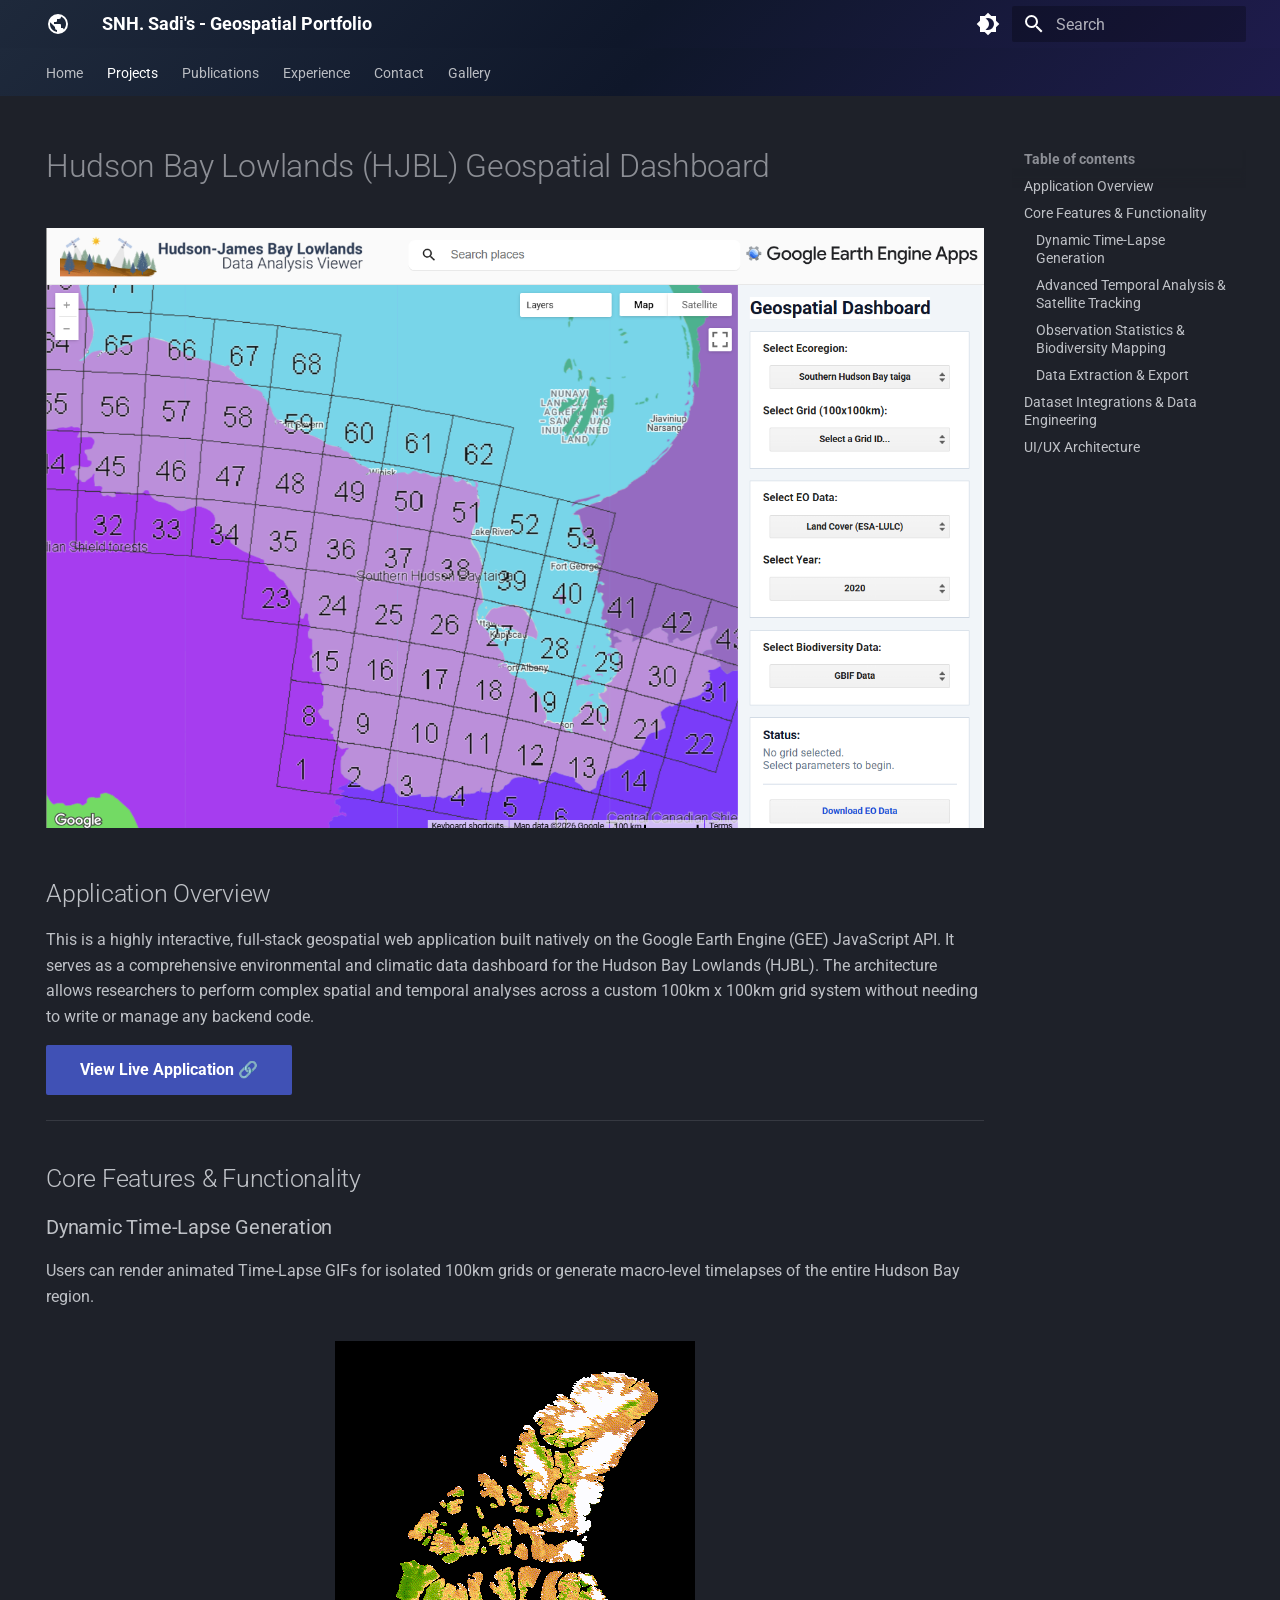
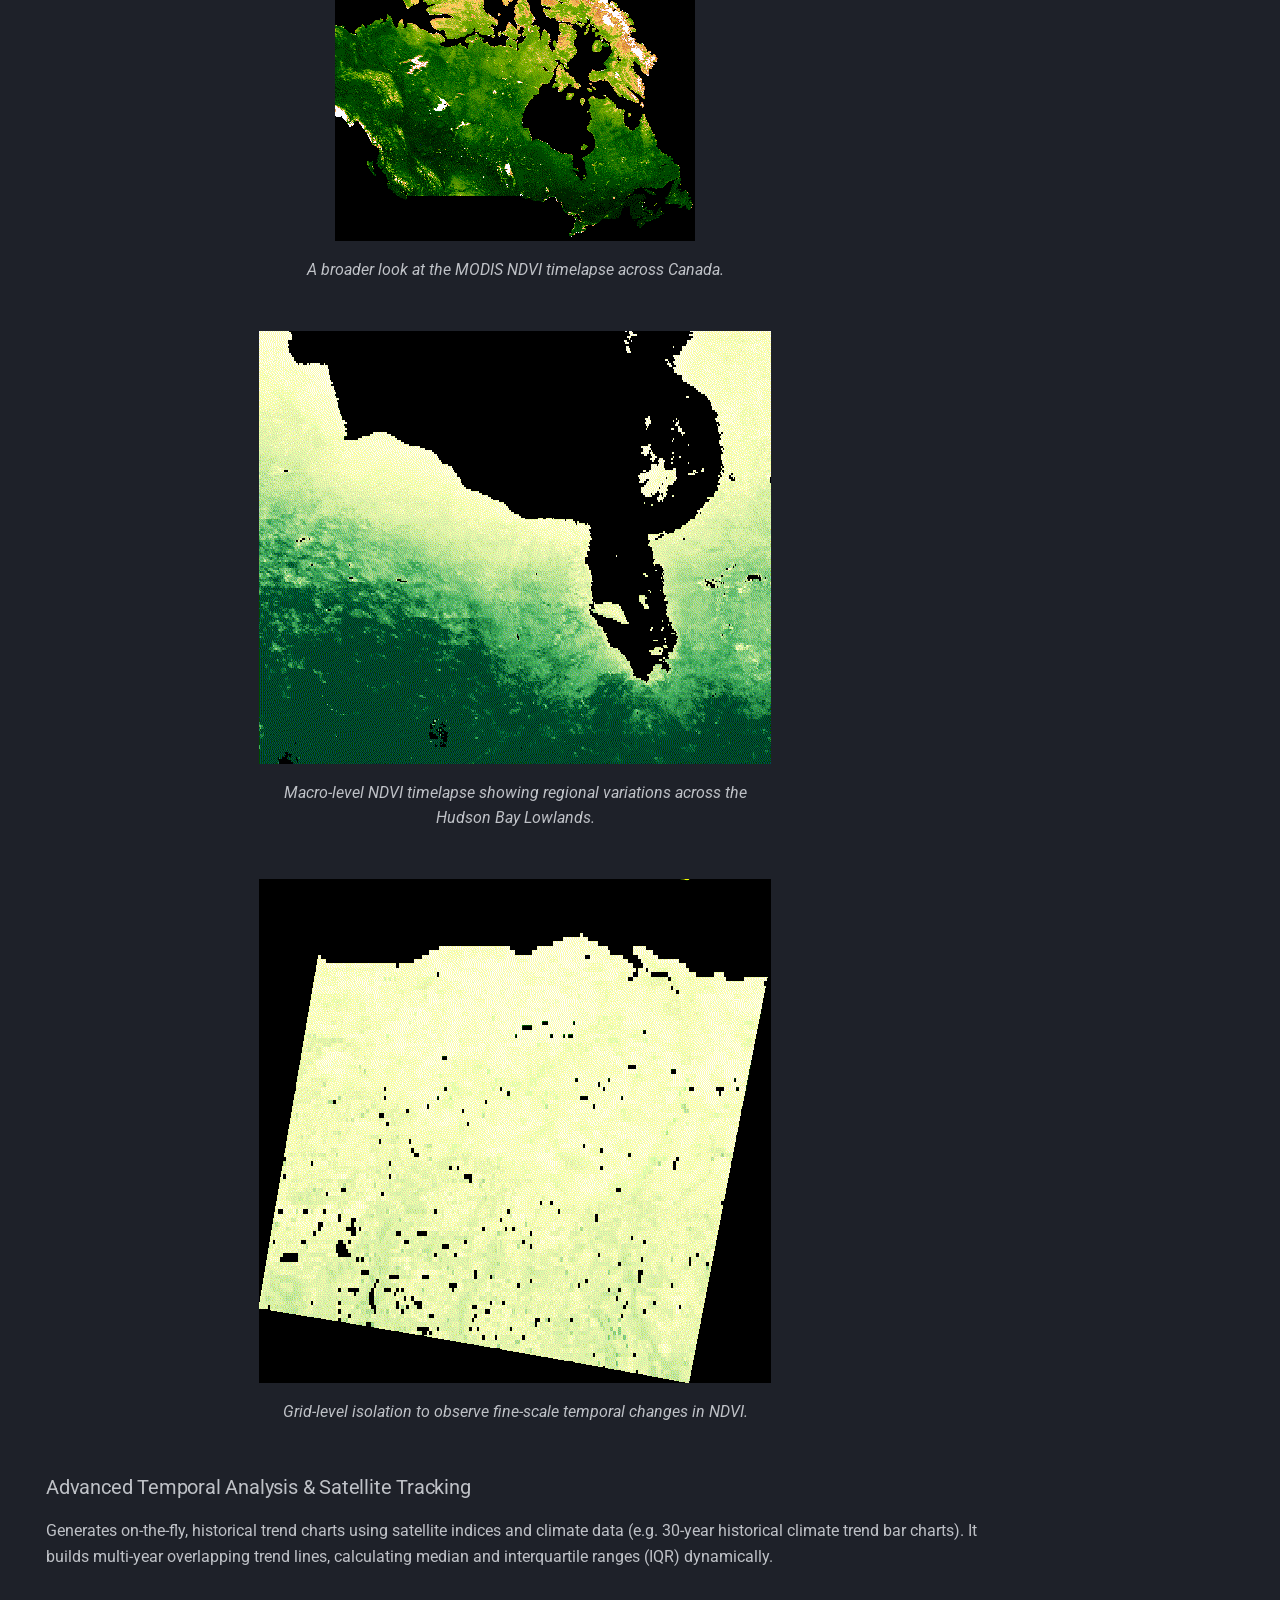
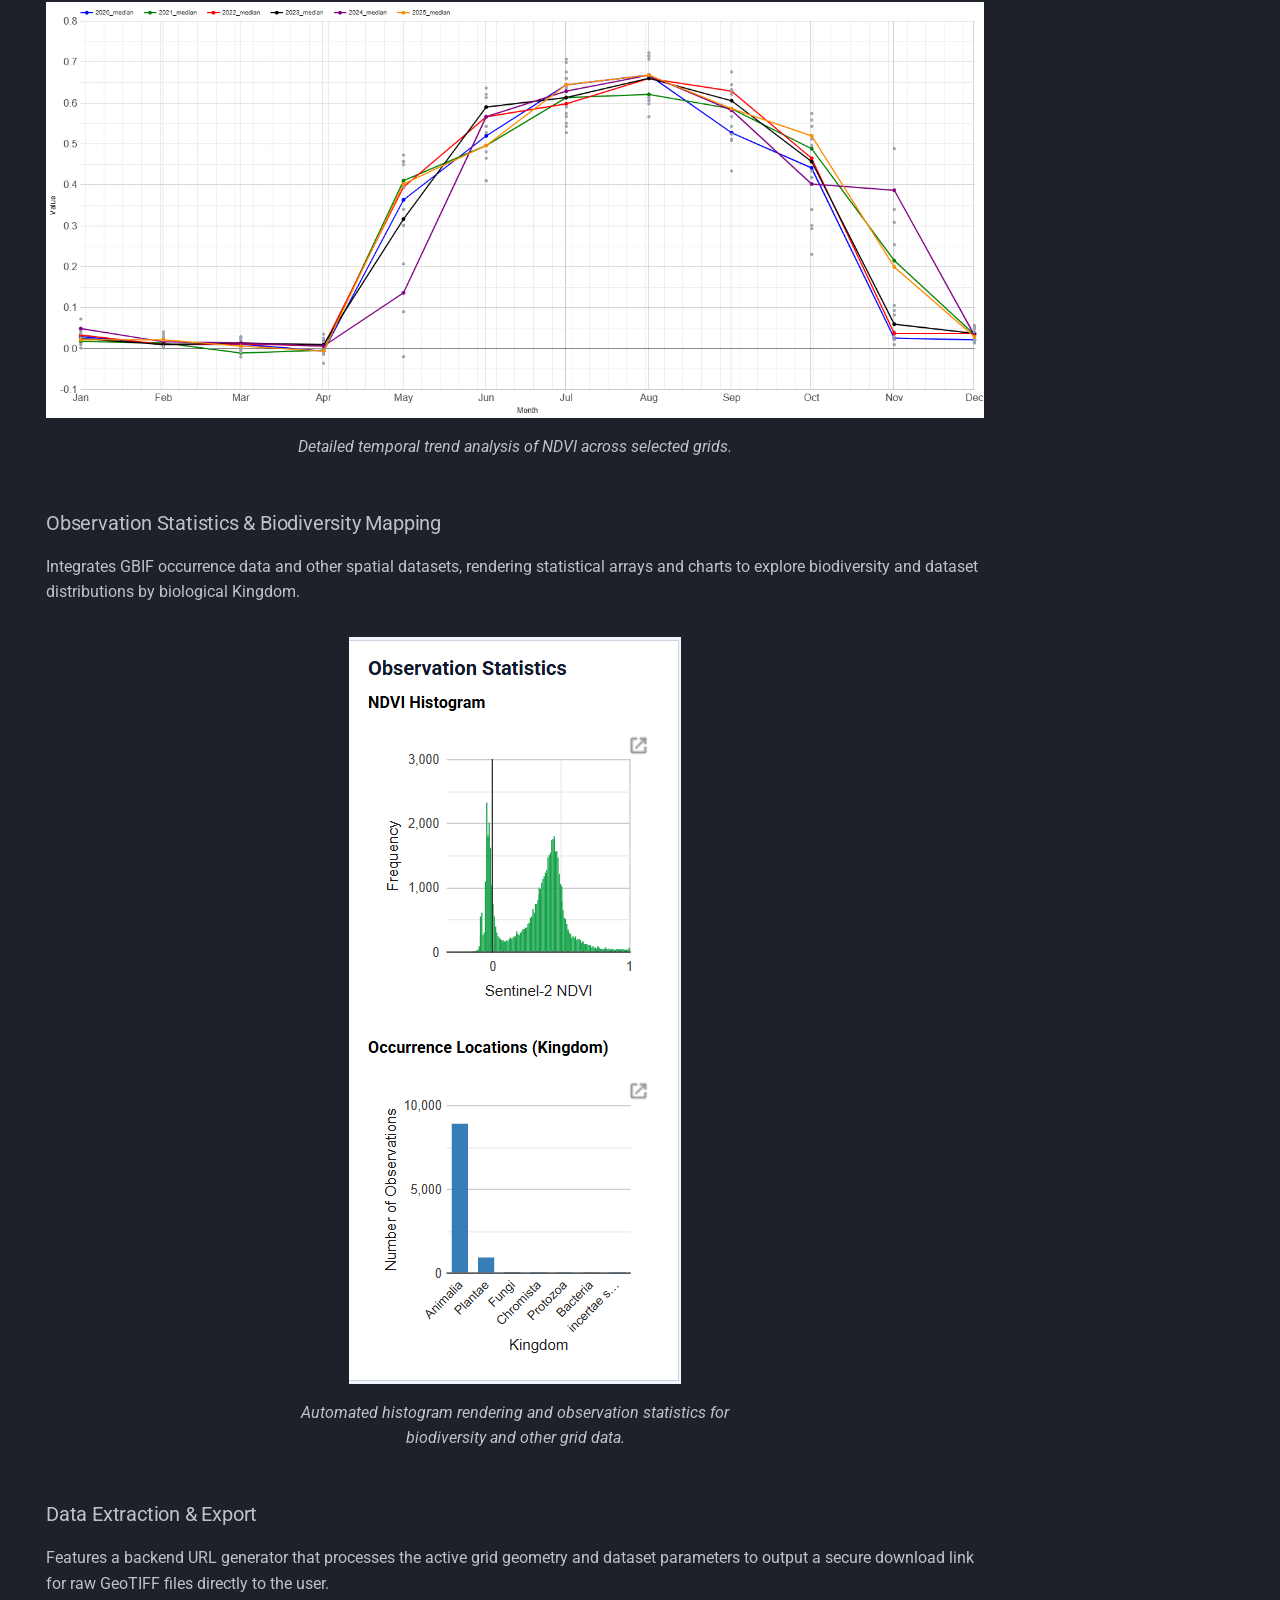
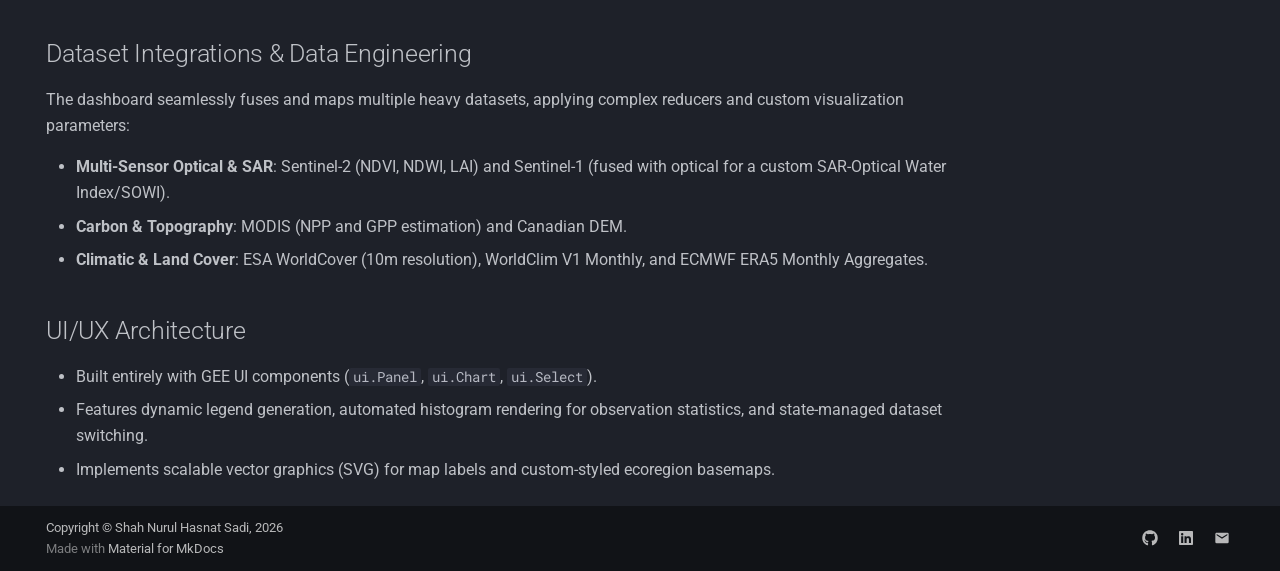
<file: projects/hjbl-2026/index.html>
<!DOCTYPE html><html lang="en" class="no-js"><head>
    
      <meta charset="utf-8">
      <meta name="viewport" content="width=device-width,initial-scale=1">
      
        <meta name="description" content="Portfolio of Sadi — GIS, Remote Sensing, and Spatial Data Science">
      
      
        <meta name="author" content="Shah Nurul Hasnat Sadi">
      
      
        <link rel="canonical" href="https://snhsadi.github.io/projects/hjbl-2026/">
      
      
        <link rel="prev" href="../carbon-stock/">
      
      
        <link rel="next" href="../../publications/">
      
      
        
      
      
      <link rel="icon" href="../../assets/images/favicon.png">
      <meta name="generator" content="mkdocs-1.6.1, mkdocs-material-9.7.7">
    
    
      
        <title>Hudson Bay Lowlands Geospatial Dashboard - SNH. Sadi's - Geospatial Portfolio</title>
      
    
    
      <link rel="stylesheet" href="../../assets/stylesheets/main.ec1eaa64.min.css">
      
        
        <link rel="stylesheet" href="../../assets/stylesheets/palette.ab4e12ef.min.css">
      
      


    
    
      
    
    
      
        
        
        <link rel="preconnect" href="https://fonts.gstatic.com" crossorigin="">
        <link rel="stylesheet" href="https://fonts.googleapis.com/css?family=Roboto:300,300i,400,400i,700,700i%7CRoboto+Mono:400,400i,700,700i&amp;display=fallback">
        <style>:root{--md-text-font:"Roboto";--md-code-font:"Roboto Mono"}</style>
      
    
    
      <link rel="stylesheet" href="../../assets/css/extra.css">
    
    <script>__md_scope=new URL("../..",location),__md_hash=e=>[...e].reduce(((e,_)=>(e<<5)-e+_.charCodeAt(0)),0),__md_get=(e,_=localStorage,t=__md_scope)=>JSON.parse(_.getItem(t.pathname+"."+e)),__md_set=(e,_,t=localStorage,a=__md_scope)=>{try{t.setItem(a.pathname+"."+e,JSON.stringify(_))}catch(e){}}</script>
    
      

    
    
  <link href="../../assets/stylesheets/glightbox.min.css" rel="stylesheet"><script src="../../assets/javascripts/glightbox.min.js"></script><style id="glightbox-style">
            html.glightbox-open { overflow: initial; height: 100%; }
            .gslide-title { margin-top: 0px; user-select: text; }
            .gslide-desc { color: #666; user-select: text; }
            .gslide-image img { background: white; }
            .gscrollbar-fixer { padding-right: 15px; }
            .gdesc-inner { font-size: 0.75rem; }
            body[data-md-color-scheme="slate"] .gdesc-inner { background: var(--md-default-bg-color); }
            body[data-md-color-scheme="slate"] .gslide-title { color: var(--md-default-fg-color); }
            body[data-md-color-scheme="slate"] .gslide-desc { color: var(--md-default-fg-color); }
        </style></head>
  
  
    
    
      
    
    
    
    
    <body dir="ltr" data-md-color-scheme="slate" data-md-color-primary="indigo" data-md-color-accent="blue">
  
    
    <input class="md-toggle" data-md-toggle="drawer" type="checkbox" id="__drawer" autocomplete="off">
    <input class="md-toggle" data-md-toggle="search" type="checkbox" id="__search" autocomplete="off">
    <label class="md-overlay" for="__drawer"></label>
    <div data-md-component="skip">
      
        
        <a href="#hudson-bay-lowlands-hjbl-geospatial-dashboard" class="md-skip">
          Skip to content
        </a>
      
    </div>
    <div data-md-component="announce">
      
    </div>
    
    
      

<header class="md-header" data-md-component="header">
  <nav class="md-header__inner md-grid" aria-label="Header">
    <a href="../.." title="SNH. Sadi's - Geospatial Portfolio" class="md-header__button md-logo" aria-label="SNH. Sadi's - Geospatial Portfolio" data-md-component="logo">
      
  
  <svg xmlns="http://www.w3.org/2000/svg" viewBox="0 0 24 24"><path d="M17.9 17.39c-.26-.8-1.01-1.39-1.9-1.39h-1v-3a1 1 0 0 0-1-1H8v-2h2a1 1 0 0 0 1-1V7h2a2 2 0 0 0 2-2v-.41a7.984 7.984 0 0 1 2.9 12.8M11 19.93c-3.95-.49-7-3.85-7-7.93 0-.62.08-1.22.21-1.79L9 15v1a2 2 0 0 0 2 2m1-16A10 10 0 0 0 2 12a10 10 0 0 0 10 10 10 10 0 0 0 10-10A10 10 0 0 0 12 2"></path></svg>

    </a>
    <label class="md-header__button md-icon" for="__drawer">
      
      <svg xmlns="http://www.w3.org/2000/svg" viewBox="0 0 24 24"><path d="M3 6h18v2H3zm0 5h18v2H3zm0 5h18v2H3z"></path></svg>
    </label>
    <div class="md-header__title" data-md-component="header-title">
      <div class="md-header__ellipsis">
        <div class="md-header__topic">
          <span class="md-ellipsis">
            SNH. Sadi's - Geospatial Portfolio
          </span>
        </div>
        <div class="md-header__topic" data-md-component="header-topic">
          <span class="md-ellipsis">
            
              Hudson Bay Lowlands Geospatial Dashboard
            
          </span>
        </div>
      </div>
    </div>
    
      
        <form class="md-header__option" data-md-component="palette">
  
    
    
    
    <input class="md-option" data-md-color-media="" data-md-color-scheme="slate" data-md-color-primary="indigo" data-md-color-accent="blue" aria-label="Switch to light mode" type="radio" name="__palette" id="__palette_0">
    
      <label class="md-header__button md-icon" title="Switch to light mode" for="__palette_1" hidden="">
        <svg xmlns="http://www.w3.org/2000/svg" viewBox="0 0 24 24"><path d="M12 18c-.89 0-1.74-.2-2.5-.55C11.56 16.5 13 14.42 13 12s-1.44-4.5-3.5-5.45C10.26 6.2 11.11 6 12 6a6 6 0 0 1 6 6 6 6 0 0 1-6 6m8-9.31V4h-4.69L12 .69 8.69 4H4v4.69L.69 12 4 15.31V20h4.69L12 23.31 15.31 20H20v-4.69L23.31 12z"></path></svg>
      </label>
    
  
    
    
    
    <input class="md-option" data-md-color-media="" data-md-color-scheme="default" data-md-color-primary="light-blue" data-md-color-accent="purple" aria-label="Switch to dark mode" type="radio" name="__palette" id="__palette_1">
    
      <label class="md-header__button md-icon" title="Switch to dark mode" for="__palette_0" hidden="">
        <svg xmlns="http://www.w3.org/2000/svg" viewBox="0 0 24 24"><path d="M12 8a4 4 0 0 0-4 4 4 4 0 0 0 4 4 4 4 0 0 0 4-4 4 4 0 0 0-4-4m0 10a6 6 0 0 1-6-6 6 6 0 0 1 6-6 6 6 0 0 1 6 6 6 6 0 0 1-6 6m8-9.31V4h-4.69L12 .69 8.69 4H4v4.69L.69 12 4 15.31V20h4.69L12 23.31 15.31 20H20v-4.69L23.31 12z"></path></svg>
      </label>
    
  
</form>
      
    
    
      <script>var palette=__md_get("__palette");if(palette&&palette.color){if("(prefers-color-scheme)"===palette.color.media){var media=matchMedia("(prefers-color-scheme: light)"),input=document.querySelector(media.matches?"[data-md-color-media='(prefers-color-scheme: light)']":"[data-md-color-media='(prefers-color-scheme: dark)']");palette.color.media=input.getAttribute("data-md-color-media"),palette.color.scheme=input.getAttribute("data-md-color-scheme"),palette.color.primary=input.getAttribute("data-md-color-primary"),palette.color.accent=input.getAttribute("data-md-color-accent")}for(var[key,value]of Object.entries(palette.color))document.body.setAttribute("data-md-color-"+key,value)}</script>
    
    
    
      
      
        <label class="md-header__button md-icon" for="__search">
          
          <svg xmlns="http://www.w3.org/2000/svg" viewBox="0 0 24 24"><path d="M9.5 3A6.5 6.5 0 0 1 16 9.5c0 1.61-.59 3.09-1.56 4.23l.27.27h.79l5 5-1.5 1.5-5-5v-.79l-.27-.27A6.52 6.52 0 0 1 9.5 16 6.5 6.5 0 0 1 3 9.5 6.5 6.5 0 0 1 9.5 3m0 2C7 5 5 7 5 9.5S7 14 9.5 14 14 12 14 9.5 12 5 9.5 5"></path></svg>
        </label>
        <div class="md-search" data-md-component="search" role="dialog">
  <label class="md-search__overlay" for="__search"></label>
  <div class="md-search__inner" role="search">
    <form class="md-search__form" name="search">
      <input type="text" class="md-search__input" name="query" aria-label="Search" placeholder="Search" autocapitalize="off" autocorrect="off" autocomplete="off" spellcheck="false" data-md-component="search-query" required="">
      <label class="md-search__icon md-icon" for="__search">
        
        <svg xmlns="http://www.w3.org/2000/svg" viewBox="0 0 24 24"><path d="M9.5 3A6.5 6.5 0 0 1 16 9.5c0 1.61-.59 3.09-1.56 4.23l.27.27h.79l5 5-1.5 1.5-5-5v-.79l-.27-.27A6.52 6.52 0 0 1 9.5 16 6.5 6.5 0 0 1 3 9.5 6.5 6.5 0 0 1 9.5 3m0 2C7 5 5 7 5 9.5S7 14 9.5 14 14 12 14 9.5 12 5 9.5 5"></path></svg>
        
        <svg xmlns="http://www.w3.org/2000/svg" viewBox="0 0 24 24"><path d="M20 11v2H8l5.5 5.5-1.42 1.42L4.16 12l7.92-7.92L13.5 5.5 8 11z"></path></svg>
      </label>
      <nav class="md-search__options" aria-label="Search">
        
        <button type="reset" class="md-search__icon md-icon" title="Clear" aria-label="Clear" tabindex="-1">
          
          <svg xmlns="http://www.w3.org/2000/svg" viewBox="0 0 24 24"><path d="M19 6.41 17.59 5 12 10.59 6.41 5 5 6.41 10.59 12 5 17.59 6.41 19 12 13.41 17.59 19 19 17.59 13.41 12z"></path></svg>
        </button>
      </nav>
      
    </form>
    <div class="md-search__output">
      <div class="md-search__scrollwrap" tabindex="0" data-md-scrollfix="">
        <div class="md-search-result" data-md-component="search-result">
          <div class="md-search-result__meta">
            Initializing search
          </div>
          <ol class="md-search-result__list" role="presentation"></ol>
        </div>
      </div>
    </div>
  </div>
</div>
      
    
    
  </nav>
  
</header>
    
    <div class="md-container" data-md-component="container">
      
      
        
          
            
<nav class="md-tabs" aria-label="Tabs" data-md-component="tabs">
  <div class="md-grid">
    <ul class="md-tabs__list">
      
        
  
  
  
  
    <li class="md-tabs__item">
      <a href="../.." class="md-tabs__link">
        
  
  
    
  
  Home

      </a>
    </li>
  

      
        
  
  
  
    
  
  
    
    
      <li class="md-tabs__item md-tabs__item--active">
        <a href="../" class="md-tabs__link">
          
  
  
  Projects

        </a>
      </li>
    
  

      
        
  
  
  
  
    <li class="md-tabs__item">
      <a href="../../publications/" class="md-tabs__link">
        
  
  
    
  
  Publications

      </a>
    </li>
  

      
        
  
  
  
  
    <li class="md-tabs__item">
      <a href="../../experience/" class="md-tabs__link">
        
  
  
    
  
  Experience

      </a>
    </li>
  

      
        
  
  
  
  
    <li class="md-tabs__item">
      <a href="../../contact/" class="md-tabs__link">
        
  
  
    
  
  Contact

      </a>
    </li>
  

      
        
  
  
  
  
    <li class="md-tabs__item">
      <a href="../../gallery/" class="md-tabs__link">
        
  
  
    
  
  Gallery

      </a>
    </li>
  

      
    </ul>
  </div>
</nav>
          
        
      
      <main class="md-main" data-md-component="main">
        <div class="md-main__inner md-grid">
          
            
              
                
              
              <div class="md-sidebar md-sidebar--primary" data-md-component="sidebar" data-md-type="navigation" hidden="">
                <div class="md-sidebar__scrollwrap">
                  <div class="md-sidebar__inner">
                    


  


<nav class="md-nav md-nav--primary md-nav--lifted" aria-label="Navigation" data-md-level="0">
  <label class="md-nav__title" for="__drawer">
    <a href="../.." title="SNH. Sadi's - Geospatial Portfolio" class="md-nav__button md-logo" aria-label="SNH. Sadi's - Geospatial Portfolio" data-md-component="logo">
      
  
  <svg xmlns="http://www.w3.org/2000/svg" viewBox="0 0 24 24"><path d="M17.9 17.39c-.26-.8-1.01-1.39-1.9-1.39h-1v-3a1 1 0 0 0-1-1H8v-2h2a1 1 0 0 0 1-1V7h2a2 2 0 0 0 2-2v-.41a7.984 7.984 0 0 1 2.9 12.8M11 19.93c-3.95-.49-7-3.85-7-7.93 0-.62.08-1.22.21-1.79L9 15v1a2 2 0 0 0 2 2m1-16A10 10 0 0 0 2 12a10 10 0 0 0 10 10 10 10 0 0 0 10-10A10 10 0 0 0 12 2"></path></svg>

    </a>
    SNH. Sadi's - Geospatial Portfolio
  </label>
  
  <ul class="md-nav__list" data-md-scrollfix="">
    
      
      
  
  
  
  
    <li class="md-nav__item">
      <a href="../.." class="md-nav__link">
        
  
  
  <span class="md-ellipsis">
    
  
    Home
  

    
  </span>
  
  

      </a>
    </li>
  

    
      
      
  
  
    
  
  
  
    
    
    
    
      
        
        
      
      
    
    
    <li class="md-nav__item md-nav__item--active md-nav__item--section md-nav__item--nested">
      
        
        
        <input class="md-nav__toggle md-toggle " type="checkbox" id="__nav_2" checked="">
        
          
          <label class="md-nav__link" for="__nav_2" id="__nav_2_label" tabindex="">
            
  
  
  <span class="md-ellipsis">
    
  
    Projects
  

    
  </span>
  
  

            <span class="md-nav__icon md-icon"></span>
          </label>
        
        <nav class="md-nav" data-md-level="1" aria-labelledby="__nav_2_label" aria-expanded="true">
          <label class="md-nav__title" for="__nav_2">
            <span class="md-nav__icon md-icon"></span>
            
  
    Projects
  

          </label>
          <ul class="md-nav__list" data-md-scrollfix="">
            
              
                
  
  
  
  
    <li class="md-nav__item">
      <a href="../" class="md-nav__link">
        
  
  
  <span class="md-ellipsis">
    
  
    All Projects
  

    
  </span>
  
  

      </a>
    </li>
  

              
            
              
                
  
  
  
  
    <li class="md-nav__item">
      <a href="../sylhet-flood-2024/" class="md-nav__link">
        
  
  
  <span class="md-ellipsis">
    
  
    Sylhet Flood Mapping &amp; Analysis (2024)
  

    
  </span>
  
  

      </a>
    </li>
  

              
            
              
                
  
  
  
  
    <li class="md-nav__item">
      <a href="../mudflat-2024/" class="md-nav__link">
        
  
  
  <span class="md-ellipsis">
    
  
    Automated Intertidal Mudflat Mapping: MSIC-Otsu &amp; MTDI
  

    
  </span>
  
  

      </a>
    </li>
  

              
            
              
                
  
  
  
  
    <li class="md-nav__item">
      <a href="../single-pop/" class="md-nav__link">
        
  
  
  <span class="md-ellipsis">
    
  
    Gender Specific Single-Age Population Database
  

    
  </span>
  
  

      </a>
    </li>
  

              
            
              
                
  
  
  
  
    <li class="md-nav__item">
      <a href="../bd-lulc/" class="md-nav__link">
        
  
  
  <span class="md-ellipsis">
    
  
    Interactive LULC-Explorer for Bangladesh
  

    
  </span>
  
  

      </a>
    </li>
  

              
            
              
                
  
  
  
  
    <li class="md-nav__item">
      <a href="../carbon-stock/" class="md-nav__link">
        
  
  
  <span class="md-ellipsis">
    
  
    Quantifying Aboveground Carbon Stock
  

    
  </span>
  
  

      </a>
    </li>
  

              
            
              
                
  
  
    
  
  
  
    <li class="md-nav__item md-nav__item--active">
      
      <input class="md-nav__toggle md-toggle" type="checkbox" id="__toc">
      
      
        
      
      
        <label class="md-nav__link md-nav__link--active" for="__toc">
          
  
  
  <span class="md-ellipsis">
    
  
    Hudson Bay Lowlands Geospatial Dashboard
  

    
  </span>
  
  

          <span class="md-nav__icon md-icon"></span>
        </label>
      
      <a href="./" class="md-nav__link md-nav__link--active">
        
  
  
  <span class="md-ellipsis">
    
  
    Hudson Bay Lowlands Geospatial Dashboard
  

    
  </span>
  
  

      </a>
      
        

<nav class="md-nav md-nav--secondary" aria-label="Table of contents">
  
  
  
    
  
  
    <label class="md-nav__title" for="__toc">
      <span class="md-nav__icon md-icon"></span>
      Table of contents
    </label>
    <ul class="md-nav__list" data-md-component="toc" data-md-scrollfix="">
      
        <li class="md-nav__item">
  <a href="#application-overview" class="md-nav__link">
    <span class="md-ellipsis">
      
        Application Overview
      
    </span>
  </a>
  
</li>
      
        <li class="md-nav__item">
  <a href="#core-features-functionality" class="md-nav__link">
    <span class="md-ellipsis">
      
        Core Features &amp; Functionality
      
    </span>
  </a>
  
    <nav class="md-nav" aria-label="Core Features &amp; Functionality">
      <ul class="md-nav__list">
        
          <li class="md-nav__item">
  <a href="#dynamic-time-lapse-generation" class="md-nav__link">
    <span class="md-ellipsis">
      
        Dynamic Time-Lapse Generation
      
    </span>
  </a>
  
</li>
        
          <li class="md-nav__item">
  <a href="#advanced-temporal-analysis-satellite-tracking" class="md-nav__link">
    <span class="md-ellipsis">
      
        Advanced Temporal Analysis &amp; Satellite Tracking
      
    </span>
  </a>
  
</li>
        
          <li class="md-nav__item">
  <a href="#observation-statistics-biodiversity-mapping" class="md-nav__link">
    <span class="md-ellipsis">
      
        Observation Statistics &amp; Biodiversity Mapping
      
    </span>
  </a>
  
</li>
        
          <li class="md-nav__item">
  <a href="#data-extraction-export" class="md-nav__link">
    <span class="md-ellipsis">
      
        Data Extraction &amp; Export
      
    </span>
  </a>
  
</li>
        
      </ul>
    </nav>
  
</li>
      
        <li class="md-nav__item">
  <a href="#dataset-integrations-data-engineering" class="md-nav__link">
    <span class="md-ellipsis">
      
        Dataset Integrations &amp; Data Engineering
      
    </span>
  </a>
  
</li>
      
        <li class="md-nav__item">
  <a href="#uiux-architecture" class="md-nav__link">
    <span class="md-ellipsis">
      
        UI/UX Architecture
      
    </span>
  </a>
  
</li>
      
    </ul>
  
</nav>
      
    </li>
  

              
            
          </ul>
        </nav>
      
    </li>
  

    
      
      
  
  
  
  
    <li class="md-nav__item">
      <a href="../../publications/" class="md-nav__link">
        
  
  
  <span class="md-ellipsis">
    
  
    Publications
  

    
  </span>
  
  

      </a>
    </li>
  

    
      
      
  
  
  
  
    <li class="md-nav__item">
      <a href="../../experience/" class="md-nav__link">
        
  
  
  <span class="md-ellipsis">
    
  
    Experience
  

    
  </span>
  
  

      </a>
    </li>
  

    
      
      
  
  
  
  
    <li class="md-nav__item">
      <a href="../../contact/" class="md-nav__link">
        
  
  
  <span class="md-ellipsis">
    
  
    Contact
  

    
  </span>
  
  

      </a>
    </li>
  

    
      
      
  
  
  
  
    <li class="md-nav__item">
      <a href="../../gallery/" class="md-nav__link">
        
  
  
  <span class="md-ellipsis">
    
  
    Gallery
  

    
  </span>
  
  

      </a>
    </li>
  

    
  </ul>
</nav>
                  </div>
                </div>
              </div>
            
            
              
                
              
              <div class="md-sidebar md-sidebar--secondary" data-md-component="sidebar" data-md-type="toc">
                <div class="md-sidebar__scrollwrap">
                  <div class="md-sidebar__inner">
                    

<nav class="md-nav md-nav--secondary" aria-label="Table of contents">
  
  
  
    
  
  
    <label class="md-nav__title" for="__toc">
      <span class="md-nav__icon md-icon"></span>
      Table of contents
    </label>
    <ul class="md-nav__list" data-md-component="toc" data-md-scrollfix="">
      
        <li class="md-nav__item">
  <a href="#application-overview" class="md-nav__link">
    <span class="md-ellipsis">
      
        Application Overview
      
    </span>
  </a>
  
</li>
      
        <li class="md-nav__item">
  <a href="#core-features-functionality" class="md-nav__link">
    <span class="md-ellipsis">
      
        Core Features &amp; Functionality
      
    </span>
  </a>
  
    <nav class="md-nav" aria-label="Core Features &amp; Functionality">
      <ul class="md-nav__list">
        
          <li class="md-nav__item">
  <a href="#dynamic-time-lapse-generation" class="md-nav__link">
    <span class="md-ellipsis">
      
        Dynamic Time-Lapse Generation
      
    </span>
  </a>
  
</li>
        
          <li class="md-nav__item">
  <a href="#advanced-temporal-analysis-satellite-tracking" class="md-nav__link">
    <span class="md-ellipsis">
      
        Advanced Temporal Analysis &amp; Satellite Tracking
      
    </span>
  </a>
  
</li>
        
          <li class="md-nav__item">
  <a href="#observation-statistics-biodiversity-mapping" class="md-nav__link">
    <span class="md-ellipsis">
      
        Observation Statistics &amp; Biodiversity Mapping
      
    </span>
  </a>
  
</li>
        
          <li class="md-nav__item">
  <a href="#data-extraction-export" class="md-nav__link">
    <span class="md-ellipsis">
      
        Data Extraction &amp; Export
      
    </span>
  </a>
  
</li>
        
      </ul>
    </nav>
  
</li>
      
        <li class="md-nav__item">
  <a href="#dataset-integrations-data-engineering" class="md-nav__link">
    <span class="md-ellipsis">
      
        Dataset Integrations &amp; Data Engineering
      
    </span>
  </a>
  
</li>
      
        <li class="md-nav__item">
  <a href="#uiux-architecture" class="md-nav__link">
    <span class="md-ellipsis">
      
        UI/UX Architecture
      
    </span>
  </a>
  
</li>
      
    </ul>
  
</nav>
                  </div>
                </div>
              </div>
            
          
          
            <div class="md-content" data-md-component="content">
              
              <article class="md-content__inner md-typeset">
                
                  
  




<h1 id="hudson-bay-lowlands-hjbl-geospatial-dashboard">Hudson Bay Lowlands (HJBL) Geospatial Dashboard</h1>
<p><a class="glightbox" data-type="image" data-width="auto" data-height="auto" href="../../assets/images/hjbl-gee-app-thumbnail.png" data-desc-position="bottom"><img alt="HJBL Dashboard Thumbnail" src="../../assets/images/hjbl-gee-app-thumbnail.png"></a></p>
<h2 id="application-overview">Application Overview</h2>
<p>This is a highly interactive, full-stack geospatial web application built natively on the Google Earth Engine (GEE) JavaScript API. It serves as a comprehensive environmental and climatic data dashboard for the Hudson Bay Lowlands (HJBL). The architecture allows researchers to perform complex spatial and temporal analyses across a custom 100km x 100km grid system without needing to write or manage any backend code.</p>
<p><a class="md-button md-button--primary" href="https://snhsadi.projects.earthengine.app/view/hjbl-2026">View Live Application 🔗</a></p>
<hr>
<h2 id="core-features-functionality">Core Features &amp; Functionality</h2>
<h3 id="dynamic-time-lapse-generation">Dynamic Time-Lapse Generation</h3>
<p>Users can render animated Time-Lapse GIFs for isolated 100km grids or generate macro-level timelapses of the entire Hudson Bay region.</p>
<figure>
<p><a class="glightbox" data-type="image" data-width="auto" data-height="auto" href="../../assets/images/hjbl-canada-modis-ndvi-timelapes.gif" data-desc-position="bottom"><img alt="Canada MODIS NDVI Timelapse" src="../../assets/images/hjbl-canada-modis-ndvi-timelapes.gif"></a>
  </p>
<figcaption>A broader look at the MODIS NDVI timelapse across Canada.</figcaption>
</figure>
<figure>
<p><a class="glightbox" data-type="image" data-width="auto" data-height="auto" href="../../assets/images/hjbl-ndvi-macro-timelapse.gif" data-desc-position="bottom"><img alt="HJBL Macro NDVI Timelapse" src="../../assets/images/hjbl-ndvi-macro-timelapse.gif"></a>
  </p>
<figcaption>Macro-level NDVI timelapse showing regional variations across the Hudson Bay Lowlands.</figcaption>
</figure>
<figure>
<p><a class="glightbox" data-type="image" data-width="auto" data-height="auto" href="../../assets/images/hjbl-grid-ndvi-timelapse.gif" data-desc-position="bottom"><img alt="Grid-Level NDVI Timelapse" src="../../assets/images/hjbl-grid-ndvi-timelapse.gif"></a>
  </p>
<figcaption>Grid-level isolation to observe fine-scale temporal changes in NDVI.</figcaption>
</figure>
<h3 id="advanced-temporal-analysis-satellite-tracking">Advanced Temporal Analysis &amp; Satellite Tracking</h3>
<p>Generates on-the-fly, historical trend charts using satellite indices and climate data (e.g. 30-year historical climate trend bar charts). It builds multi-year overlapping trend lines, calculating median and interquartile ranges (IQR) dynamically.</p>
<figure>
<p><a class="glightbox" data-type="image" data-width="auto" data-height="auto" href="../../assets/images/hjbl-grid-ndvi-trend.png" data-desc-position="bottom"><img alt="Grid NDVI Trend Analysis" src="../../assets/images/hjbl-grid-ndvi-trend.png"></a>
  </p>
<figcaption>Detailed temporal trend analysis of NDVI across selected grids.</figcaption>
</figure>
<h3 id="observation-statistics-biodiversity-mapping">Observation Statistics &amp; Biodiversity Mapping</h3>
<p>Integrates GBIF occurrence data and other spatial datasets, rendering statistical arrays and charts to explore biodiversity and dataset distributions by biological Kingdom.</p>
<figure>
<p><a class="glightbox" data-type="image" data-width="auto" data-height="auto" href="../../assets/images/hjbl-grid-stats.png" data-desc-position="bottom"><img alt="Grid Statistics &amp; Histograms" src="../../assets/images/hjbl-grid-stats.png"></a>
  </p>
<figcaption>Automated histogram rendering and observation statistics for biodiversity and other grid data.</figcaption>
</figure>
<h3 id="data-extraction-export">Data Extraction &amp; Export</h3>
<p>Features a backend URL generator that processes the active grid geometry and dataset parameters to output a secure download link for raw GeoTIFF files directly to the user.</p>
<h2 id="dataset-integrations-data-engineering">Dataset Integrations &amp; Data Engineering</h2>
<p>The dashboard seamlessly fuses and maps multiple heavy datasets, applying complex reducers and custom visualization parameters:</p>
<ul>
<li><strong>Multi-Sensor Optical &amp; SAR</strong>: Sentinel-2 (NDVI, NDWI, LAI) and Sentinel-1 (fused with optical for a custom SAR-Optical Water Index/SOWI).</li>
<li><strong>Carbon &amp; Topography</strong>: MODIS (NPP and GPP estimation) and Canadian DEM.</li>
<li><strong>Climatic &amp; Land Cover</strong>: ESA WorldCover (10m resolution), WorldClim V1 Monthly, and ECMWF ERA5 Monthly Aggregates.</li>
</ul>
<h2 id="uiux-architecture">UI/UX Architecture</h2>
<ul>
<li>Built entirely with GEE UI components (<code>ui.Panel</code>, <code>ui.Chart</code>, <code>ui.Select</code>).</li>
<li>Features dynamic legend generation, automated histogram rendering for observation statistics, and state-managed dataset switching.</li>
<li>Implements scalable vector graphics (SVG) for map labels and custom-styled ecoregion basemaps.</li>
</ul>







  
  




  



                
              </article>
            </div>
          
          
<script>var target=document.getElementById(location.hash.slice(1));target&&target.name&&(target.checked=target.name.startsWith("__tabbed_"))</script>
        </div>
        
          <button type="button" class="md-top md-icon" data-md-component="top" hidden="">
  
  <svg xmlns="http://www.w3.org/2000/svg" viewBox="0 0 24 24"><path d="M13 20h-2V8l-5.5 5.5-1.42-1.42L12 4.16l7.92 7.92-1.42 1.42L13 8z"></path></svg>
  Back to top
</button>
        
      </main>
      
        <footer class="md-footer">
  
  <div class="md-footer-meta md-typeset">
    <div class="md-footer-meta__inner md-grid">
      <div class="md-copyright">
  
    <div class="md-copyright__highlight">
      Copyright © Shah Nurul Hasnat Sadi, 2026
    </div>
  
  
    Made with
    <a href="https://squidfunk.github.io/mkdocs-material/" target="_blank" rel="noopener">
      Material for MkDocs
    </a>
  
</div>
      
        
<div class="md-social">
  
    
    
    
    
      
      
    
    <a href="https://github.com/snhsadi" target="_blank" rel="noopener" title="github.com" class="md-social__link">
      <svg xmlns="http://www.w3.org/2000/svg" viewBox="0 0 512 512"><!--! Font Awesome Free 7.1.0 by @fontawesome - https://fontawesome.com License - https://fontawesome.com/license/free (Icons: CC BY 4.0, Fonts: SIL OFL 1.1, Code: MIT License) Copyright 2025 Fonticons, Inc.--><path d="M173.9 397.4c0 2-2.3 3.6-5.2 3.6-3.3.3-5.6-1.3-5.6-3.6 0-2 2.3-3.6 5.2-3.6 3-.3 5.6 1.3 5.6 3.6m-31.1-4.5c-.7 2 1.3 4.3 4.3 4.9 2.6 1 5.6 0 6.2-2s-1.3-4.3-4.3-5.2c-2.6-.7-5.5.3-6.2 2.3m44.2-1.7c-2.9.7-4.9 2.6-4.6 4.9.3 2 2.9 3.3 5.9 2.6 2.9-.7 4.9-2.6 4.6-4.6-.3-1.9-3-3.2-5.9-2.9M252.8 8C114.1 8 8 113.3 8 252c0 110.9 69.8 205.8 169.5 239.2 12.8 2.3 17.3-5.6 17.3-12.1 0-6.2-.3-40.4-.3-61.4 0 0-70 15-84.7-29.8 0 0-11.4-29.1-27.8-36.6 0 0-22.9-15.7 1.6-15.4 0 0 24.9 2 38.6 25.8 21.9 38.6 58.6 27.5 72.9 20.9 2.3-16 8.8-27.1 16-33.7-55.9-6.2-112.3-14.3-112.3-110.5 0-27.5 7.6-41.3 23.6-58.9-2.6-6.5-11.1-33.3 2.6-67.9 20.9-6.5 69 27 69 27 20-5.6 41.5-8.5 62.8-8.5s42.8 2.9 62.8 8.5c0 0 48.1-33.6 69-27 13.7 34.7 5.2 61.4 2.6 67.9 16 17.7 25.8 31.5 25.8 58.9 0 96.5-58.9 104.2-114.8 110.5 9.2 7.9 17 22.9 17 46.4 0 33.7-.3 75.4-.3 83.6 0 6.5 4.6 14.4 17.3 12.1C436.2 457.8 504 362.9 504 252 504 113.3 391.5 8 252.8 8M105.2 352.9c-1.3 1-1 3.3.7 5.2 1.6 1.6 3.9 2.3 5.2 1 1.3-1 1-3.3-.7-5.2-1.6-1.6-3.9-2.3-5.2-1m-10.8-8.1c-.7 1.3.3 2.9 2.3 3.9 1.6 1 3.6.7 4.3-.7.7-1.3-.3-2.9-2.3-3.9-2-.6-3.6-.3-4.3.7m32.4 35.6c-1.6 1.3-1 4.3 1.3 6.2 2.3 2.3 5.2 2.6 6.5 1 1.3-1.3.7-4.3-1.3-6.2-2.2-2.3-5.2-2.6-6.5-1m-11.4-14.7c-1.6 1-1.6 3.6 0 5.9s4.3 3.3 5.6 2.3c1.6-1.3 1.6-3.9 0-6.2-1.4-2.3-4-3.3-5.6-2"></path></svg>
    </a>
  
    
    
    
    
      
      
    
    <a href="https://www.linkedin.com/in/snh-sadi/" target="_blank" rel="noopener" title="www.linkedin.com" class="md-social__link">
      <svg xmlns="http://www.w3.org/2000/svg" viewBox="0 0 448 512"><!--! Font Awesome Free 7.1.0 by @fontawesome - https://fontawesome.com License - https://fontawesome.com/license/free (Icons: CC BY 4.0, Fonts: SIL OFL 1.1, Code: MIT License) Copyright 2025 Fonticons, Inc.--><path d="M416 32H31.9C14.3 32 0 46.5 0 64.3v383.4C0 465.5 14.3 480 31.9 480H416c17.6 0 32-14.5 32-32.3V64.3c0-17.8-14.4-32.3-32-32.3M135.4 416H69V202.2h66.5V416zM102.2 96a38.5 38.5 0 1 1 0 77 38.5 38.5 0 1 1 0-77m282.1 320h-66.4V312c0-24.8-.5-56.7-34.5-56.7-34.6 0-39.9 27-39.9 54.9V416h-66.4V202.2h63.7v29.2h.9c8.9-16.8 30.6-34.5 62.9-34.5 67.2 0 79.7 44.3 79.7 101.9z"></path></svg>
    </a>
  
    
    
    
    
    <a href="mailto:sadi.49@geography-juniv.edu.bd" target="_blank" rel="noopener" title="" class="md-social__link">
      <svg xmlns="http://www.w3.org/2000/svg" viewBox="0 0 24 24"><path d="m20 8-8 5-8-5V6l8 5 8-5m0-2H4c-1.11 0-2 .89-2 2v12a2 2 0 0 0 2 2h16a2 2 0 0 0 2-2V6a2 2 0 0 0-2-2"></path></svg>
    </a>
  
</div>
      
    </div>
  </div>
</footer>
      
    </div>
    <div class="md-dialog" data-md-component="dialog">
      <div class="md-dialog__inner md-typeset"></div>
    </div>
    
    
    
      
      
      <script id="__config" type="application/json">{"annotate": null, "base": "../..", "features": ["navigation.tabs", "navigation.top", "content.code.copy"], "search": "../../assets/javascripts/workers/search.2c215733.min.js", "tags": null, "translations": {"clipboard.copied": "Copied to clipboard", "clipboard.copy": "Copy to clipboard", "search.result.more.one": "1 more on this page", "search.result.more.other": "# more on this page", "search.result.none": "No matching documents", "search.result.one": "1 matching document", "search.result.other": "# matching documents", "search.result.placeholder": "Type to start searching", "search.result.term.missing": "Missing", "select.version": "Select version"}, "version": null}</script>
    
    
      <script src="../../assets/javascripts/bundle.d7400e89.min.js"></script>
      
        <script src="../../assets/js/custom.js"></script>
      
    
  
<script id="init-glightbox">const lightbox = GLightbox({"touchNavigation": true, "loop": false, "zoomable": true, "draggable": true, "openEffect": "zoom", "closeEffect": "zoom", "slideEffect": "slide"});
document$.subscribe(()=>{ lightbox.reload(); });
</script></body></html>
</file>
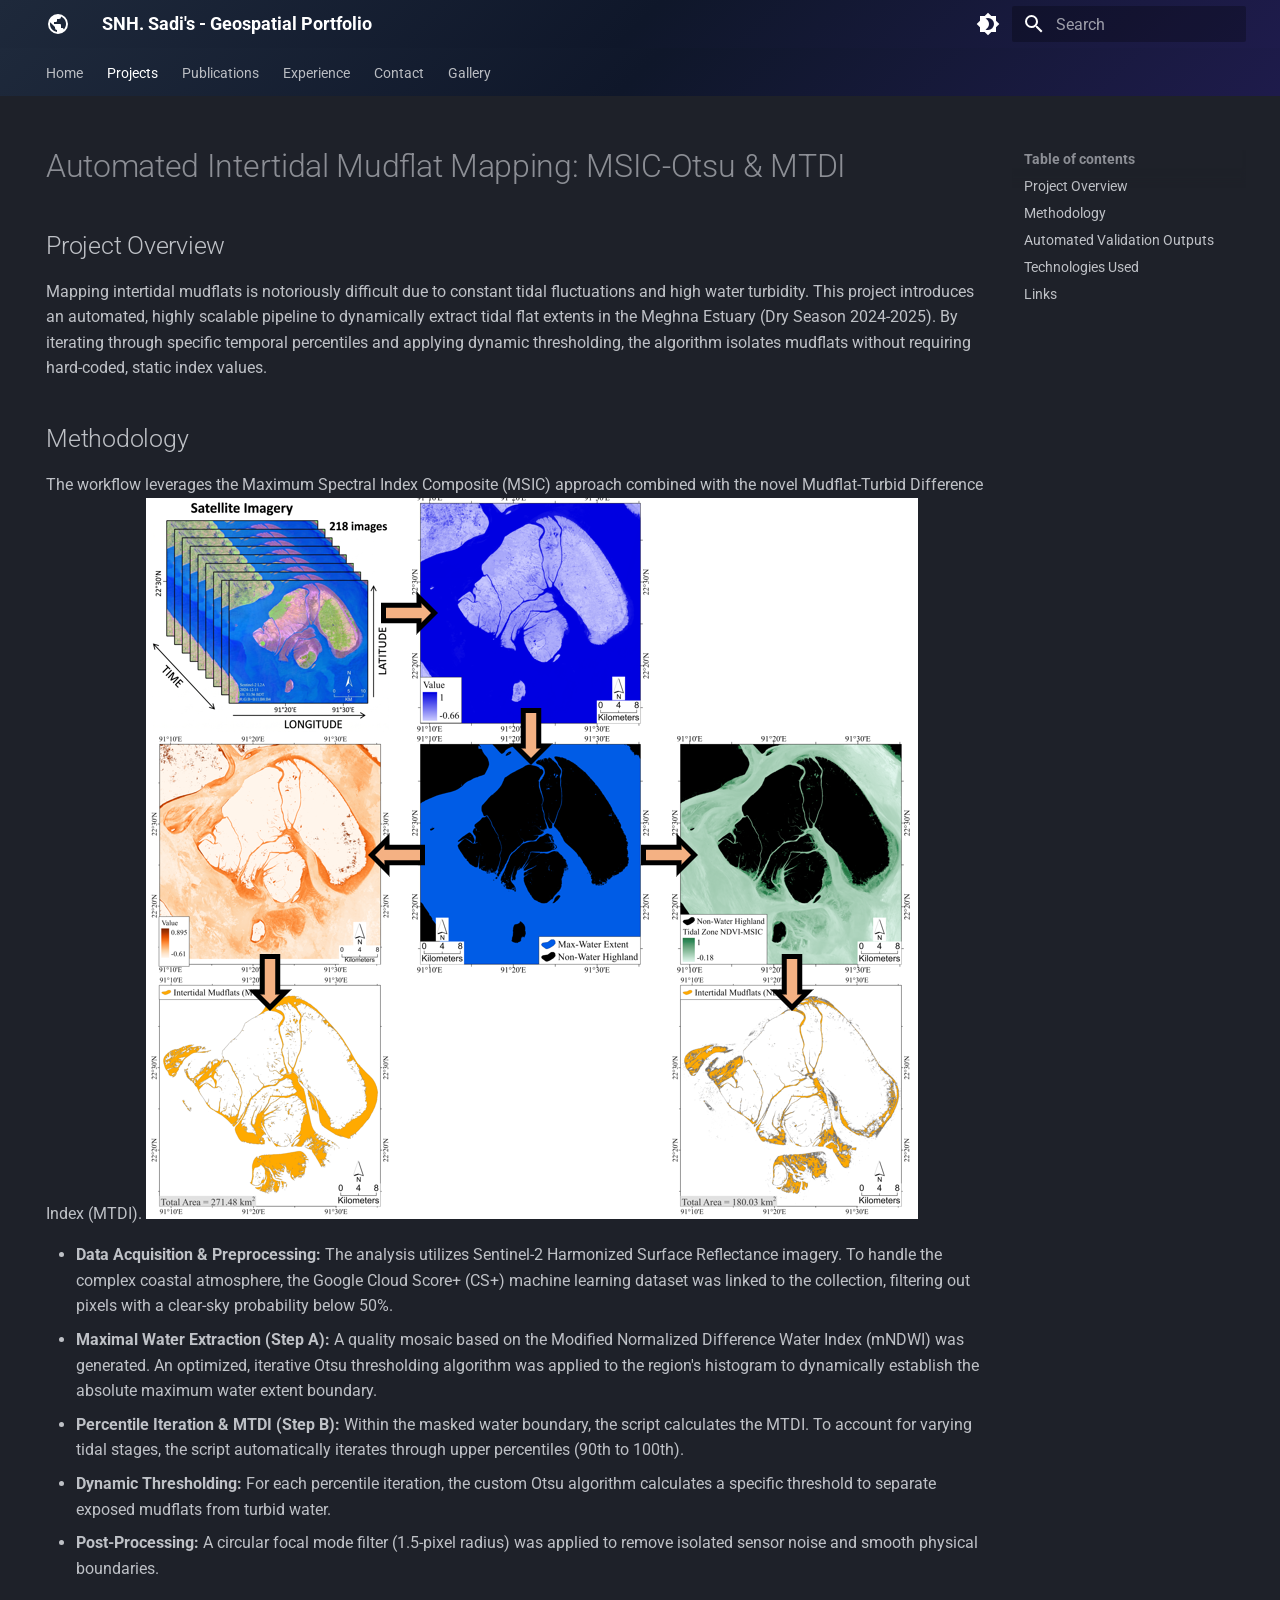
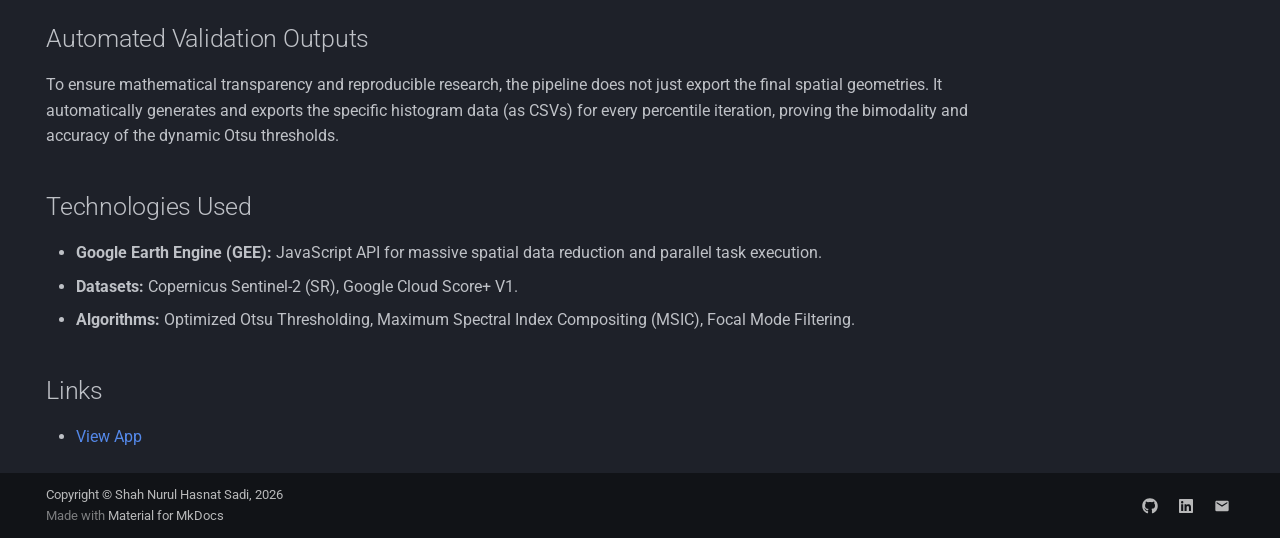
<file: projects/mudflat-2024/index.html>
<!DOCTYPE html><html lang="en" class="no-js"><head>
    
      <meta charset="utf-8">
      <meta name="viewport" content="width=device-width,initial-scale=1">
      
        <meta name="description" content="A streamlined, cloud-based methodology for dynamic tidal flat extraction in the Meghna Estuary using Google Earth Engine.">
      
      
        <meta name="author" content="Shah Nurul Hasnat Sadi">
      
      
        <link rel="canonical" href="https://snhsadi.github.io/projects/mudflat-2024/">
      
      
        <link rel="prev" href="../sylhet-flood-2024/">
      
      
        <link rel="next" href="../single-pop/">
      
      
        
      
      
      <link rel="icon" href="../../assets/images/favicon.png">
      <meta name="generator" content="mkdocs-1.6.1, mkdocs-material-9.7.7">
    
    
      
        <title>Automated Intertidal Mudflat Mapping: MSIC-Otsu &amp; MTDI - SNH. Sadi's - Geospatial Portfolio</title>
      
    
    
      <link rel="stylesheet" href="../../assets/stylesheets/main.ec1eaa64.min.css">
      
        
        <link rel="stylesheet" href="../../assets/stylesheets/palette.ab4e12ef.min.css">
      
      


    
    
      
    
    
      
        
        
        <link rel="preconnect" href="https://fonts.gstatic.com" crossorigin="">
        <link rel="stylesheet" href="https://fonts.googleapis.com/css?family=Roboto:300,300i,400,400i,700,700i%7CRoboto+Mono:400,400i,700,700i&amp;display=fallback">
        <style>:root{--md-text-font:"Roboto";--md-code-font:"Roboto Mono"}</style>
      
    
    
      <link rel="stylesheet" href="../../assets/css/extra.css">
    
    <script>__md_scope=new URL("../..",location),__md_hash=e=>[...e].reduce(((e,_)=>(e<<5)-e+_.charCodeAt(0)),0),__md_get=(e,_=localStorage,t=__md_scope)=>JSON.parse(_.getItem(t.pathname+"."+e)),__md_set=(e,_,t=localStorage,a=__md_scope)=>{try{t.setItem(a.pathname+"."+e,JSON.stringify(_))}catch(e){}}</script>
    
      

    
    
  <link href="../../assets/stylesheets/glightbox.min.css" rel="stylesheet"><script src="../../assets/javascripts/glightbox.min.js"></script><style id="glightbox-style">
            html.glightbox-open { overflow: initial; height: 100%; }
            .gslide-title { margin-top: 0px; user-select: text; }
            .gslide-desc { color: #666; user-select: text; }
            .gslide-image img { background: white; }
            .gscrollbar-fixer { padding-right: 15px; }
            .gdesc-inner { font-size: 0.75rem; }
            body[data-md-color-scheme="slate"] .gdesc-inner { background: var(--md-default-bg-color); }
            body[data-md-color-scheme="slate"] .gslide-title { color: var(--md-default-fg-color); }
            body[data-md-color-scheme="slate"] .gslide-desc { color: var(--md-default-fg-color); }
        </style></head>
  
  
    
    
      
    
    
    
    
    <body dir="ltr" data-md-color-scheme="slate" data-md-color-primary="indigo" data-md-color-accent="blue">
  
    
    <input class="md-toggle" data-md-toggle="drawer" type="checkbox" id="__drawer" autocomplete="off">
    <input class="md-toggle" data-md-toggle="search" type="checkbox" id="__search" autocomplete="off">
    <label class="md-overlay" for="__drawer"></label>
    <div data-md-component="skip">
      
        
        <a href="#project-overview" class="md-skip">
          Skip to content
        </a>
      
    </div>
    <div data-md-component="announce">
      
    </div>
    
    
      

<header class="md-header" data-md-component="header">
  <nav class="md-header__inner md-grid" aria-label="Header">
    <a href="../.." title="SNH. Sadi's - Geospatial Portfolio" class="md-header__button md-logo" aria-label="SNH. Sadi's - Geospatial Portfolio" data-md-component="logo">
      
  
  <svg xmlns="http://www.w3.org/2000/svg" viewBox="0 0 24 24"><path d="M17.9 17.39c-.26-.8-1.01-1.39-1.9-1.39h-1v-3a1 1 0 0 0-1-1H8v-2h2a1 1 0 0 0 1-1V7h2a2 2 0 0 0 2-2v-.41a7.984 7.984 0 0 1 2.9 12.8M11 19.93c-3.95-.49-7-3.85-7-7.93 0-.62.08-1.22.21-1.79L9 15v1a2 2 0 0 0 2 2m1-16A10 10 0 0 0 2 12a10 10 0 0 0 10 10 10 10 0 0 0 10-10A10 10 0 0 0 12 2"></path></svg>

    </a>
    <label class="md-header__button md-icon" for="__drawer">
      
      <svg xmlns="http://www.w3.org/2000/svg" viewBox="0 0 24 24"><path d="M3 6h18v2H3zm0 5h18v2H3zm0 5h18v2H3z"></path></svg>
    </label>
    <div class="md-header__title" data-md-component="header-title">
      <div class="md-header__ellipsis">
        <div class="md-header__topic">
          <span class="md-ellipsis">
            SNH. Sadi's - Geospatial Portfolio
          </span>
        </div>
        <div class="md-header__topic" data-md-component="header-topic">
          <span class="md-ellipsis">
            
              Automated Intertidal Mudflat Mapping: MSIC-Otsu &amp; MTDI
            
          </span>
        </div>
      </div>
    </div>
    
      
        <form class="md-header__option" data-md-component="palette">
  
    
    
    
    <input class="md-option" data-md-color-media="" data-md-color-scheme="slate" data-md-color-primary="indigo" data-md-color-accent="blue" aria-label="Switch to light mode" type="radio" name="__palette" id="__palette_0">
    
      <label class="md-header__button md-icon" title="Switch to light mode" for="__palette_1" hidden="">
        <svg xmlns="http://www.w3.org/2000/svg" viewBox="0 0 24 24"><path d="M12 18c-.89 0-1.74-.2-2.5-.55C11.56 16.5 13 14.42 13 12s-1.44-4.5-3.5-5.45C10.26 6.2 11.11 6 12 6a6 6 0 0 1 6 6 6 6 0 0 1-6 6m8-9.31V4h-4.69L12 .69 8.69 4H4v4.69L.69 12 4 15.31V20h4.69L12 23.31 15.31 20H20v-4.69L23.31 12z"></path></svg>
      </label>
    
  
    
    
    
    <input class="md-option" data-md-color-media="" data-md-color-scheme="default" data-md-color-primary="light-blue" data-md-color-accent="purple" aria-label="Switch to dark mode" type="radio" name="__palette" id="__palette_1">
    
      <label class="md-header__button md-icon" title="Switch to dark mode" for="__palette_0" hidden="">
        <svg xmlns="http://www.w3.org/2000/svg" viewBox="0 0 24 24"><path d="M12 8a4 4 0 0 0-4 4 4 4 0 0 0 4 4 4 4 0 0 0 4-4 4 4 0 0 0-4-4m0 10a6 6 0 0 1-6-6 6 6 0 0 1 6-6 6 6 0 0 1 6 6 6 6 0 0 1-6 6m8-9.31V4h-4.69L12 .69 8.69 4H4v4.69L.69 12 4 15.31V20h4.69L12 23.31 15.31 20H20v-4.69L23.31 12z"></path></svg>
      </label>
    
  
</form>
      
    
    
      <script>var palette=__md_get("__palette");if(palette&&palette.color){if("(prefers-color-scheme)"===palette.color.media){var media=matchMedia("(prefers-color-scheme: light)"),input=document.querySelector(media.matches?"[data-md-color-media='(prefers-color-scheme: light)']":"[data-md-color-media='(prefers-color-scheme: dark)']");palette.color.media=input.getAttribute("data-md-color-media"),palette.color.scheme=input.getAttribute("data-md-color-scheme"),palette.color.primary=input.getAttribute("data-md-color-primary"),palette.color.accent=input.getAttribute("data-md-color-accent")}for(var[key,value]of Object.entries(palette.color))document.body.setAttribute("data-md-color-"+key,value)}</script>
    
    
    
      
      
        <label class="md-header__button md-icon" for="__search">
          
          <svg xmlns="http://www.w3.org/2000/svg" viewBox="0 0 24 24"><path d="M9.5 3A6.5 6.5 0 0 1 16 9.5c0 1.61-.59 3.09-1.56 4.23l.27.27h.79l5 5-1.5 1.5-5-5v-.79l-.27-.27A6.52 6.52 0 0 1 9.5 16 6.5 6.5 0 0 1 3 9.5 6.5 6.5 0 0 1 9.5 3m0 2C7 5 5 7 5 9.5S7 14 9.5 14 14 12 14 9.5 12 5 9.5 5"></path></svg>
        </label>
        <div class="md-search" data-md-component="search" role="dialog">
  <label class="md-search__overlay" for="__search"></label>
  <div class="md-search__inner" role="search">
    <form class="md-search__form" name="search">
      <input type="text" class="md-search__input" name="query" aria-label="Search" placeholder="Search" autocapitalize="off" autocorrect="off" autocomplete="off" spellcheck="false" data-md-component="search-query" required="">
      <label class="md-search__icon md-icon" for="__search">
        
        <svg xmlns="http://www.w3.org/2000/svg" viewBox="0 0 24 24"><path d="M9.5 3A6.5 6.5 0 0 1 16 9.5c0 1.61-.59 3.09-1.56 4.23l.27.27h.79l5 5-1.5 1.5-5-5v-.79l-.27-.27A6.52 6.52 0 0 1 9.5 16 6.5 6.5 0 0 1 3 9.5 6.5 6.5 0 0 1 9.5 3m0 2C7 5 5 7 5 9.5S7 14 9.5 14 14 12 14 9.5 12 5 9.5 5"></path></svg>
        
        <svg xmlns="http://www.w3.org/2000/svg" viewBox="0 0 24 24"><path d="M20 11v2H8l5.5 5.5-1.42 1.42L4.16 12l7.92-7.92L13.5 5.5 8 11z"></path></svg>
      </label>
      <nav class="md-search__options" aria-label="Search">
        
        <button type="reset" class="md-search__icon md-icon" title="Clear" aria-label="Clear" tabindex="-1">
          
          <svg xmlns="http://www.w3.org/2000/svg" viewBox="0 0 24 24"><path d="M19 6.41 17.59 5 12 10.59 6.41 5 5 6.41 10.59 12 5 17.59 6.41 19 12 13.41 17.59 19 19 17.59 13.41 12z"></path></svg>
        </button>
      </nav>
      
    </form>
    <div class="md-search__output">
      <div class="md-search__scrollwrap" tabindex="0" data-md-scrollfix="">
        <div class="md-search-result" data-md-component="search-result">
          <div class="md-search-result__meta">
            Initializing search
          </div>
          <ol class="md-search-result__list" role="presentation"></ol>
        </div>
      </div>
    </div>
  </div>
</div>
      
    
    
  </nav>
  
</header>
    
    <div class="md-container" data-md-component="container">
      
      
        
          
            
<nav class="md-tabs" aria-label="Tabs" data-md-component="tabs">
  <div class="md-grid">
    <ul class="md-tabs__list">
      
        
  
  
  
  
    <li class="md-tabs__item">
      <a href="../.." class="md-tabs__link">
        
  
  
    
  
  Home

      </a>
    </li>
  

      
        
  
  
  
    
  
  
    
    
      <li class="md-tabs__item md-tabs__item--active">
        <a href="../" class="md-tabs__link">
          
  
  
  Projects

        </a>
      </li>
    
  

      
        
  
  
  
  
    <li class="md-tabs__item">
      <a href="../../publications/" class="md-tabs__link">
        
  
  
    
  
  Publications

      </a>
    </li>
  

      
        
  
  
  
  
    <li class="md-tabs__item">
      <a href="../../experience/" class="md-tabs__link">
        
  
  
    
  
  Experience

      </a>
    </li>
  

      
        
  
  
  
  
    <li class="md-tabs__item">
      <a href="../../contact/" class="md-tabs__link">
        
  
  
    
  
  Contact

      </a>
    </li>
  

      
        
  
  
  
  
    <li class="md-tabs__item">
      <a href="../../gallery/" class="md-tabs__link">
        
  
  
    
  
  Gallery

      </a>
    </li>
  

      
    </ul>
  </div>
</nav>
          
        
      
      <main class="md-main" data-md-component="main">
        <div class="md-main__inner md-grid">
          
            
              
                
              
              <div class="md-sidebar md-sidebar--primary" data-md-component="sidebar" data-md-type="navigation" hidden="">
                <div class="md-sidebar__scrollwrap">
                  <div class="md-sidebar__inner">
                    


  


<nav class="md-nav md-nav--primary md-nav--lifted" aria-label="Navigation" data-md-level="0">
  <label class="md-nav__title" for="__drawer">
    <a href="../.." title="SNH. Sadi's - Geospatial Portfolio" class="md-nav__button md-logo" aria-label="SNH. Sadi's - Geospatial Portfolio" data-md-component="logo">
      
  
  <svg xmlns="http://www.w3.org/2000/svg" viewBox="0 0 24 24"><path d="M17.9 17.39c-.26-.8-1.01-1.39-1.9-1.39h-1v-3a1 1 0 0 0-1-1H8v-2h2a1 1 0 0 0 1-1V7h2a2 2 0 0 0 2-2v-.41a7.984 7.984 0 0 1 2.9 12.8M11 19.93c-3.95-.49-7-3.85-7-7.93 0-.62.08-1.22.21-1.79L9 15v1a2 2 0 0 0 2 2m1-16A10 10 0 0 0 2 12a10 10 0 0 0 10 10 10 10 0 0 0 10-10A10 10 0 0 0 12 2"></path></svg>

    </a>
    SNH. Sadi's - Geospatial Portfolio
  </label>
  
  <ul class="md-nav__list" data-md-scrollfix="">
    
      
      
  
  
  
  
    <li class="md-nav__item">
      <a href="../.." class="md-nav__link">
        
  
  
  <span class="md-ellipsis">
    
  
    Home
  

    
  </span>
  
  

      </a>
    </li>
  

    
      
      
  
  
    
  
  
  
    
    
    
    
      
        
        
      
      
    
    
    <li class="md-nav__item md-nav__item--active md-nav__item--section md-nav__item--nested">
      
        
        
        <input class="md-nav__toggle md-toggle " type="checkbox" id="__nav_2" checked="">
        
          
          <label class="md-nav__link" for="__nav_2" id="__nav_2_label" tabindex="">
            
  
  
  <span class="md-ellipsis">
    
  
    Projects
  

    
  </span>
  
  

            <span class="md-nav__icon md-icon"></span>
          </label>
        
        <nav class="md-nav" data-md-level="1" aria-labelledby="__nav_2_label" aria-expanded="true">
          <label class="md-nav__title" for="__nav_2">
            <span class="md-nav__icon md-icon"></span>
            
  
    Projects
  

          </label>
          <ul class="md-nav__list" data-md-scrollfix="">
            
              
                
  
  
  
  
    <li class="md-nav__item">
      <a href="../" class="md-nav__link">
        
  
  
  <span class="md-ellipsis">
    
  
    All Projects
  

    
  </span>
  
  

      </a>
    </li>
  

              
            
              
                
  
  
  
  
    <li class="md-nav__item">
      <a href="../sylhet-flood-2024/" class="md-nav__link">
        
  
  
  <span class="md-ellipsis">
    
  
    Sylhet Flood Mapping &amp; Analysis (2024)
  

    
  </span>
  
  

      </a>
    </li>
  

              
            
              
                
  
  
    
  
  
  
    <li class="md-nav__item md-nav__item--active">
      
      <input class="md-nav__toggle md-toggle" type="checkbox" id="__toc">
      
      
      
        <label class="md-nav__link md-nav__link--active" for="__toc">
          
  
  
  <span class="md-ellipsis">
    
  
    Automated Intertidal Mudflat Mapping: MSIC-Otsu &amp; MTDI
  

    
  </span>
  
  

          <span class="md-nav__icon md-icon"></span>
        </label>
      
      <a href="./" class="md-nav__link md-nav__link--active">
        
  
  
  <span class="md-ellipsis">
    
  
    Automated Intertidal Mudflat Mapping: MSIC-Otsu &amp; MTDI
  

    
  </span>
  
  

      </a>
      
        

<nav class="md-nav md-nav--secondary" aria-label="Table of contents">
  
  
  
  
    <label class="md-nav__title" for="__toc">
      <span class="md-nav__icon md-icon"></span>
      Table of contents
    </label>
    <ul class="md-nav__list" data-md-component="toc" data-md-scrollfix="">
      
        <li class="md-nav__item">
  <a href="#project-overview" class="md-nav__link">
    <span class="md-ellipsis">
      
        Project Overview
      
    </span>
  </a>
  
</li>
      
        <li class="md-nav__item">
  <a href="#methodology" class="md-nav__link">
    <span class="md-ellipsis">
      
        Methodology
      
    </span>
  </a>
  
</li>
      
        <li class="md-nav__item">
  <a href="#automated-validation-outputs" class="md-nav__link">
    <span class="md-ellipsis">
      
        Automated Validation Outputs
      
    </span>
  </a>
  
</li>
      
        <li class="md-nav__item">
  <a href="#technologies-used" class="md-nav__link">
    <span class="md-ellipsis">
      
        Technologies Used
      
    </span>
  </a>
  
</li>
      
        <li class="md-nav__item">
  <a href="#links" class="md-nav__link">
    <span class="md-ellipsis">
      
        Links
      
    </span>
  </a>
  
</li>
      
    </ul>
  
</nav>
      
    </li>
  

              
            
              
                
  
  
  
  
    <li class="md-nav__item">
      <a href="../single-pop/" class="md-nav__link">
        
  
  
  <span class="md-ellipsis">
    
  
    Gender Specific Single-Age Population Database
  

    
  </span>
  
  

      </a>
    </li>
  

              
            
              
                
  
  
  
  
    <li class="md-nav__item">
      <a href="../bd-lulc/" class="md-nav__link">
        
  
  
  <span class="md-ellipsis">
    
  
    Interactive LULC-Explorer for Bangladesh
  

    
  </span>
  
  

      </a>
    </li>
  

              
            
              
                
  
  
  
  
    <li class="md-nav__item">
      <a href="../carbon-stock/" class="md-nav__link">
        
  
  
  <span class="md-ellipsis">
    
  
    Quantifying Aboveground Carbon Stock
  

    
  </span>
  
  

      </a>
    </li>
  

              
            
              
                
  
  
  
  
    <li class="md-nav__item">
      <a href="../hjbl-2026/" class="md-nav__link">
        
  
  
  <span class="md-ellipsis">
    
  
    Hudson Bay Lowlands Geospatial Dashboard
  

    
  </span>
  
  

      </a>
    </li>
  

              
            
          </ul>
        </nav>
      
    </li>
  

    
      
      
  
  
  
  
    <li class="md-nav__item">
      <a href="../../publications/" class="md-nav__link">
        
  
  
  <span class="md-ellipsis">
    
  
    Publications
  

    
  </span>
  
  

      </a>
    </li>
  

    
      
      
  
  
  
  
    <li class="md-nav__item">
      <a href="../../experience/" class="md-nav__link">
        
  
  
  <span class="md-ellipsis">
    
  
    Experience
  

    
  </span>
  
  

      </a>
    </li>
  

    
      
      
  
  
  
  
    <li class="md-nav__item">
      <a href="../../contact/" class="md-nav__link">
        
  
  
  <span class="md-ellipsis">
    
  
    Contact
  

    
  </span>
  
  

      </a>
    </li>
  

    
      
      
  
  
  
  
    <li class="md-nav__item">
      <a href="../../gallery/" class="md-nav__link">
        
  
  
  <span class="md-ellipsis">
    
  
    Gallery
  

    
  </span>
  
  

      </a>
    </li>
  

    
  </ul>
</nav>
                  </div>
                </div>
              </div>
            
            
              
                
              
              <div class="md-sidebar md-sidebar--secondary" data-md-component="sidebar" data-md-type="toc">
                <div class="md-sidebar__scrollwrap">
                  <div class="md-sidebar__inner">
                    

<nav class="md-nav md-nav--secondary" aria-label="Table of contents">
  
  
  
  
    <label class="md-nav__title" for="__toc">
      <span class="md-nav__icon md-icon"></span>
      Table of contents
    </label>
    <ul class="md-nav__list" data-md-component="toc" data-md-scrollfix="">
      
        <li class="md-nav__item">
  <a href="#project-overview" class="md-nav__link">
    <span class="md-ellipsis">
      
        Project Overview
      
    </span>
  </a>
  
</li>
      
        <li class="md-nav__item">
  <a href="#methodology" class="md-nav__link">
    <span class="md-ellipsis">
      
        Methodology
      
    </span>
  </a>
  
</li>
      
        <li class="md-nav__item">
  <a href="#automated-validation-outputs" class="md-nav__link">
    <span class="md-ellipsis">
      
        Automated Validation Outputs
      
    </span>
  </a>
  
</li>
      
        <li class="md-nav__item">
  <a href="#technologies-used" class="md-nav__link">
    <span class="md-ellipsis">
      
        Technologies Used
      
    </span>
  </a>
  
</li>
      
        <li class="md-nav__item">
  <a href="#links" class="md-nav__link">
    <span class="md-ellipsis">
      
        Links
      
    </span>
  </a>
  
</li>
      
    </ul>
  
</nav>
                  </div>
                </div>
              </div>
            
          
          
            <div class="md-content" data-md-component="content">
              
              <article class="md-content__inner md-typeset">
                
                  
  




  <h1>Automated Intertidal Mudflat Mapping: MSIC-Otsu &amp; MTDI</h1>

<h2 id="project-overview">Project Overview</h2>
<p>Mapping intertidal mudflats is notoriously difficult due to constant tidal fluctuations and high water turbidity. This project introduces an automated, highly scalable pipeline to dynamically extract tidal flat extents in the Meghna Estuary (Dry Season 2024-2025). By iterating through specific temporal percentiles and applying dynamic thresholding, the algorithm isolates mudflats without requiring hard-coded, static index values.</p>
<h2 id="methodology">Methodology</h2>
<p>The workflow leverages the Maximum Spectral Index Composite (MSIC) approach combined with the novel Mudflat-Turbid Difference Index (MTDI).
<a class="glightbox" data-type="image" data-width="auto" data-height="auto" href="../../assets/images/mudflat-methodology.png" data-desc-position="bottom"><img alt="Methodology flowchart" src="../../assets/images/mudflat-methodology.png"></a></p>
<ul>
<li><strong>Data Acquisition &amp; Preprocessing:</strong> The analysis utilizes Sentinel-2 Harmonized Surface Reflectance imagery. To handle the complex coastal atmosphere, the Google Cloud Score+ (CS+) machine learning dataset was linked to the collection, filtering out pixels with a clear-sky probability below 50%.</li>
<li><strong>Maximal Water Extraction (Step A):</strong> A quality mosaic based on the Modified Normalized Difference Water Index (mNDWI) was generated. An optimized, iterative Otsu thresholding algorithm was applied to the region's histogram to dynamically establish the absolute maximum water extent boundary.</li>
<li><strong>Percentile Iteration &amp; MTDI (Step B):</strong> Within the masked water boundary, the script calculates the MTDI. To account for varying tidal stages, the script automatically iterates through upper percentiles (90th to 100th). </li>
<li><strong>Dynamic Thresholding:</strong> For each percentile iteration, the custom Otsu algorithm calculates a specific threshold to separate exposed mudflats from turbid water. </li>
<li><strong>Post-Processing:</strong> A circular focal mode filter (1.5-pixel radius) was applied to remove isolated sensor noise and smooth physical boundaries.</li>
</ul>
<h2 id="automated-validation-outputs">Automated Validation Outputs</h2>
<p>To ensure mathematical transparency and reproducible research, the pipeline does not just export the final spatial geometries. It automatically generates and exports the specific histogram data (as CSVs) for every percentile iteration, proving the bimodality and accuracy of the dynamic Otsu thresholds.</p>
<h2 id="technologies-used">Technologies Used</h2>
<ul>
<li><strong>Google Earth Engine (GEE):</strong> JavaScript API for massive spatial data reduction and parallel task execution.</li>
<li><strong>Datasets:</strong> Copernicus Sentinel-2 (SR), Google Cloud Score+ V1.</li>
<li><strong>Algorithms:</strong> Optimized Otsu Thresholding, Maximum Spectral Index Compositing (MSIC), Focal Mode Filtering.</li>
</ul>
<h2 id="links">Links</h2>
<ul>
<li><a href="https://snhsadi.projects.earthengine.app/view/intertidal-mudflats-eastern-meghna-estuary-2024-25">View App</a></li>
</ul>







  
  




  



                
              </article>
            </div>
          
          
<script>var target=document.getElementById(location.hash.slice(1));target&&target.name&&(target.checked=target.name.startsWith("__tabbed_"))</script>
        </div>
        
          <button type="button" class="md-top md-icon" data-md-component="top" hidden="">
  
  <svg xmlns="http://www.w3.org/2000/svg" viewBox="0 0 24 24"><path d="M13 20h-2V8l-5.5 5.5-1.42-1.42L12 4.16l7.92 7.92-1.42 1.42L13 8z"></path></svg>
  Back to top
</button>
        
      </main>
      
        <footer class="md-footer">
  
  <div class="md-footer-meta md-typeset">
    <div class="md-footer-meta__inner md-grid">
      <div class="md-copyright">
  
    <div class="md-copyright__highlight">
      Copyright © Shah Nurul Hasnat Sadi, 2026
    </div>
  
  
    Made with
    <a href="https://squidfunk.github.io/mkdocs-material/" target="_blank" rel="noopener">
      Material for MkDocs
    </a>
  
</div>
      
        
<div class="md-social">
  
    
    
    
    
      
      
    
    <a href="https://github.com/snhsadi" target="_blank" rel="noopener" title="github.com" class="md-social__link">
      <svg xmlns="http://www.w3.org/2000/svg" viewBox="0 0 512 512"><!--! Font Awesome Free 7.1.0 by @fontawesome - https://fontawesome.com License - https://fontawesome.com/license/free (Icons: CC BY 4.0, Fonts: SIL OFL 1.1, Code: MIT License) Copyright 2025 Fonticons, Inc.--><path d="M173.9 397.4c0 2-2.3 3.6-5.2 3.6-3.3.3-5.6-1.3-5.6-3.6 0-2 2.3-3.6 5.2-3.6 3-.3 5.6 1.3 5.6 3.6m-31.1-4.5c-.7 2 1.3 4.3 4.3 4.9 2.6 1 5.6 0 6.2-2s-1.3-4.3-4.3-5.2c-2.6-.7-5.5.3-6.2 2.3m44.2-1.7c-2.9.7-4.9 2.6-4.6 4.9.3 2 2.9 3.3 5.9 2.6 2.9-.7 4.9-2.6 4.6-4.6-.3-1.9-3-3.2-5.9-2.9M252.8 8C114.1 8 8 113.3 8 252c0 110.9 69.8 205.8 169.5 239.2 12.8 2.3 17.3-5.6 17.3-12.1 0-6.2-.3-40.4-.3-61.4 0 0-70 15-84.7-29.8 0 0-11.4-29.1-27.8-36.6 0 0-22.9-15.7 1.6-15.4 0 0 24.9 2 38.6 25.8 21.9 38.6 58.6 27.5 72.9 20.9 2.3-16 8.8-27.1 16-33.7-55.9-6.2-112.3-14.3-112.3-110.5 0-27.5 7.6-41.3 23.6-58.9-2.6-6.5-11.1-33.3 2.6-67.9 20.9-6.5 69 27 69 27 20-5.6 41.5-8.5 62.8-8.5s42.8 2.9 62.8 8.5c0 0 48.1-33.6 69-27 13.7 34.7 5.2 61.4 2.6 67.9 16 17.7 25.8 31.5 25.8 58.9 0 96.5-58.9 104.2-114.8 110.5 9.2 7.9 17 22.9 17 46.4 0 33.7-.3 75.4-.3 83.6 0 6.5 4.6 14.4 17.3 12.1C436.2 457.8 504 362.9 504 252 504 113.3 391.5 8 252.8 8M105.2 352.9c-1.3 1-1 3.3.7 5.2 1.6 1.6 3.9 2.3 5.2 1 1.3-1 1-3.3-.7-5.2-1.6-1.6-3.9-2.3-5.2-1m-10.8-8.1c-.7 1.3.3 2.9 2.3 3.9 1.6 1 3.6.7 4.3-.7.7-1.3-.3-2.9-2.3-3.9-2-.6-3.6-.3-4.3.7m32.4 35.6c-1.6 1.3-1 4.3 1.3 6.2 2.3 2.3 5.2 2.6 6.5 1 1.3-1.3.7-4.3-1.3-6.2-2.2-2.3-5.2-2.6-6.5-1m-11.4-14.7c-1.6 1-1.6 3.6 0 5.9s4.3 3.3 5.6 2.3c1.6-1.3 1.6-3.9 0-6.2-1.4-2.3-4-3.3-5.6-2"></path></svg>
    </a>
  
    
    
    
    
      
      
    
    <a href="https://www.linkedin.com/in/snh-sadi/" target="_blank" rel="noopener" title="www.linkedin.com" class="md-social__link">
      <svg xmlns="http://www.w3.org/2000/svg" viewBox="0 0 448 512"><!--! Font Awesome Free 7.1.0 by @fontawesome - https://fontawesome.com License - https://fontawesome.com/license/free (Icons: CC BY 4.0, Fonts: SIL OFL 1.1, Code: MIT License) Copyright 2025 Fonticons, Inc.--><path d="M416 32H31.9C14.3 32 0 46.5 0 64.3v383.4C0 465.5 14.3 480 31.9 480H416c17.6 0 32-14.5 32-32.3V64.3c0-17.8-14.4-32.3-32-32.3M135.4 416H69V202.2h66.5V416zM102.2 96a38.5 38.5 0 1 1 0 77 38.5 38.5 0 1 1 0-77m282.1 320h-66.4V312c0-24.8-.5-56.7-34.5-56.7-34.6 0-39.9 27-39.9 54.9V416h-66.4V202.2h63.7v29.2h.9c8.9-16.8 30.6-34.5 62.9-34.5 67.2 0 79.7 44.3 79.7 101.9z"></path></svg>
    </a>
  
    
    
    
    
    <a href="mailto:sadi.49@geography-juniv.edu.bd" target="_blank" rel="noopener" title="" class="md-social__link">
      <svg xmlns="http://www.w3.org/2000/svg" viewBox="0 0 24 24"><path d="m20 8-8 5-8-5V6l8 5 8-5m0-2H4c-1.11 0-2 .89-2 2v12a2 2 0 0 0 2 2h16a2 2 0 0 0 2-2V6a2 2 0 0 0-2-2"></path></svg>
    </a>
  
</div>
      
    </div>
  </div>
</footer>
      
    </div>
    <div class="md-dialog" data-md-component="dialog">
      <div class="md-dialog__inner md-typeset"></div>
    </div>
    
    
    
      
      
      <script id="__config" type="application/json">{"annotate": null, "base": "../..", "features": ["navigation.tabs", "navigation.top", "content.code.copy"], "search": "../../assets/javascripts/workers/search.2c215733.min.js", "tags": null, "translations": {"clipboard.copied": "Copied to clipboard", "clipboard.copy": "Copy to clipboard", "search.result.more.one": "1 more on this page", "search.result.more.other": "# more on this page", "search.result.none": "No matching documents", "search.result.one": "1 matching document", "search.result.other": "# matching documents", "search.result.placeholder": "Type to start searching", "search.result.term.missing": "Missing", "select.version": "Select version"}, "version": null}</script>
    
    
      <script src="../../assets/javascripts/bundle.d7400e89.min.js"></script>
      
        <script src="../../assets/js/custom.js"></script>
      
    
  
<script id="init-glightbox">const lightbox = GLightbox({"touchNavigation": true, "loop": false, "zoomable": true, "draggable": true, "openEffect": "zoom", "closeEffect": "zoom", "slideEffect": "slide"});
document$.subscribe(()=>{ lightbox.reload(); });
</script></body></html>
</file>
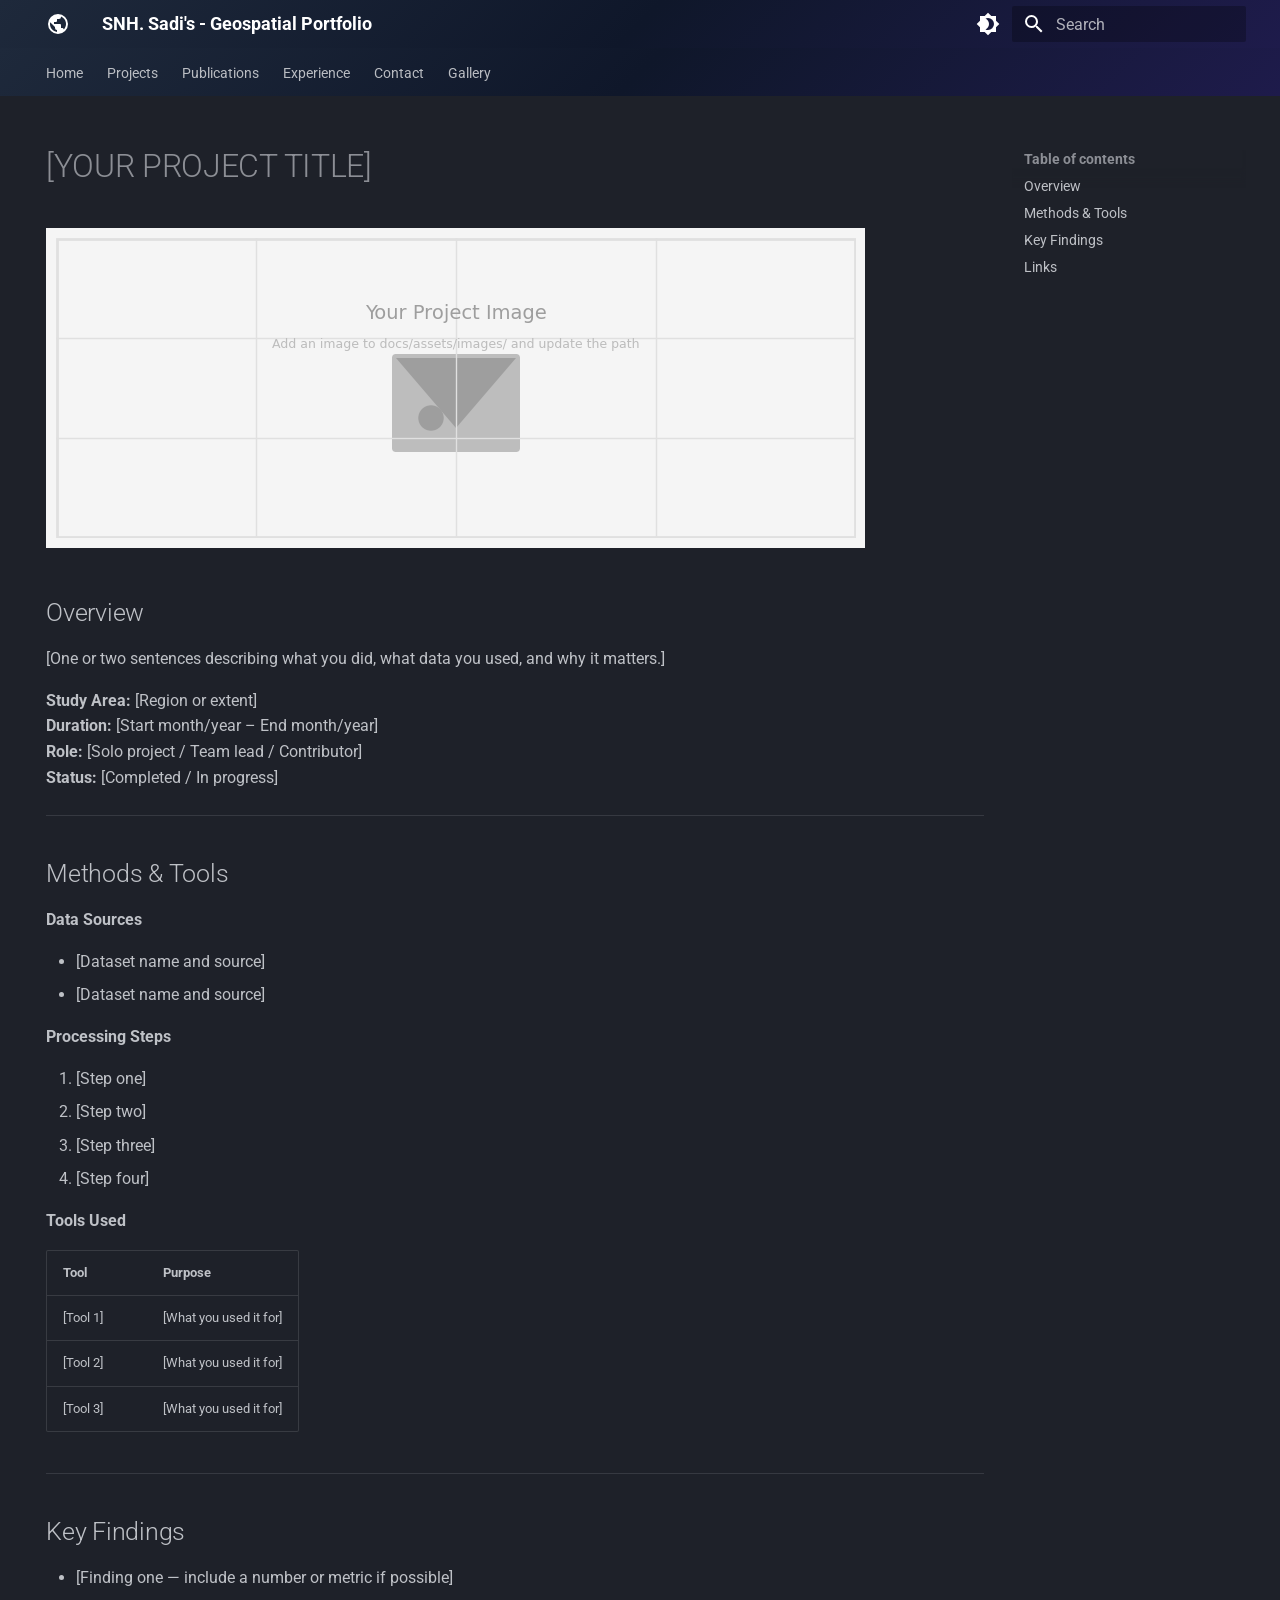
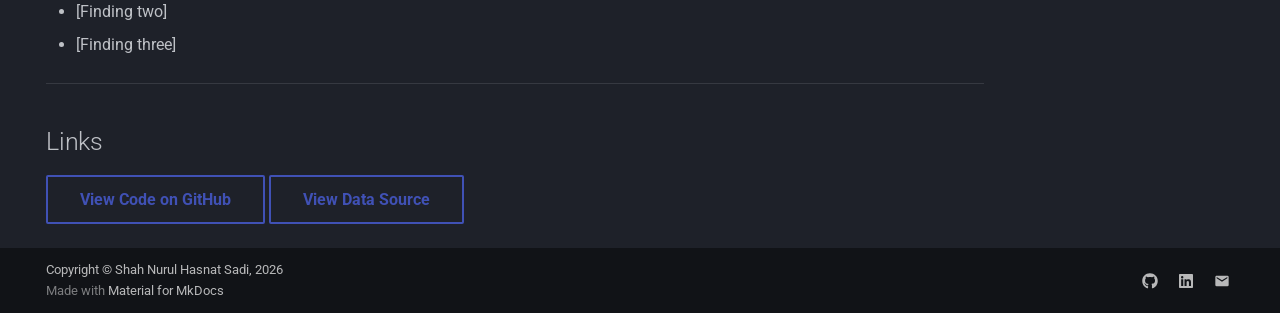
<file: projects/sample-project/index.html>
<!DOCTYPE html><html lang="en" class="no-js"><head>
    
      <meta charset="utf-8">
      <meta name="viewport" content="width=device-width,initial-scale=1">
      
        <meta name="description" content="Portfolio of Sadi — GIS, Remote Sensing, and Spatial Data Science">
      
      
        <meta name="author" content="Shah Nurul Hasnat Sadi">
      
      
        <link rel="canonical" href="https://snhsadi.github.io/projects/sample-project/">
      
      
      
      
        
      
      
      <link rel="icon" href="../../assets/images/favicon.png">
      <meta name="generator" content="mkdocs-1.6.1, mkdocs-material-9.7.7">
    
    
      
        <title>Sample project - SNH. Sadi's - Geospatial Portfolio</title>
      
    
    
      <link rel="stylesheet" href="../../assets/stylesheets/main.ec1eaa64.min.css">
      
        
        <link rel="stylesheet" href="../../assets/stylesheets/palette.ab4e12ef.min.css">
      
      


    
    
      
    
    
      
        
        
        <link rel="preconnect" href="https://fonts.gstatic.com" crossorigin="">
        <link rel="stylesheet" href="https://fonts.googleapis.com/css?family=Roboto:300,300i,400,400i,700,700i%7CRoboto+Mono:400,400i,700,700i&amp;display=fallback">
        <style>:root{--md-text-font:"Roboto";--md-code-font:"Roboto Mono"}</style>
      
    
    
      <link rel="stylesheet" href="../../assets/css/extra.css">
    
    <script>__md_scope=new URL("../..",location),__md_hash=e=>[...e].reduce(((e,_)=>(e<<5)-e+_.charCodeAt(0)),0),__md_get=(e,_=localStorage,t=__md_scope)=>JSON.parse(_.getItem(t.pathname+"."+e)),__md_set=(e,_,t=localStorage,a=__md_scope)=>{try{t.setItem(a.pathname+"."+e,JSON.stringify(_))}catch(e){}}</script>
    
      

    
    
  <link href="../../assets/stylesheets/glightbox.min.css" rel="stylesheet"><script src="../../assets/javascripts/glightbox.min.js"></script><style id="glightbox-style">
            html.glightbox-open { overflow: initial; height: 100%; }
            .gslide-title { margin-top: 0px; user-select: text; }
            .gslide-desc { color: #666; user-select: text; }
            .gslide-image img { background: white; }
            .gscrollbar-fixer { padding-right: 15px; }
            .gdesc-inner { font-size: 0.75rem; }
            body[data-md-color-scheme="slate"] .gdesc-inner { background: var(--md-default-bg-color); }
            body[data-md-color-scheme="slate"] .gslide-title { color: var(--md-default-fg-color); }
            body[data-md-color-scheme="slate"] .gslide-desc { color: var(--md-default-fg-color); }
        </style></head>
  
  
    
    
      
    
    
    
    
    <body dir="ltr" data-md-color-scheme="slate" data-md-color-primary="indigo" data-md-color-accent="blue">
  
    
    <input class="md-toggle" data-md-toggle="drawer" type="checkbox" id="__drawer" autocomplete="off">
    <input class="md-toggle" data-md-toggle="search" type="checkbox" id="__search" autocomplete="off">
    <label class="md-overlay" for="__drawer"></label>
    <div data-md-component="skip">
      
        
        <a href="#your-project-title" class="md-skip">
          Skip to content
        </a>
      
    </div>
    <div data-md-component="announce">
      
    </div>
    
    
      

<header class="md-header" data-md-component="header">
  <nav class="md-header__inner md-grid" aria-label="Header">
    <a href="../.." title="SNH. Sadi's - Geospatial Portfolio" class="md-header__button md-logo" aria-label="SNH. Sadi's - Geospatial Portfolio" data-md-component="logo">
      
  
  <svg xmlns="http://www.w3.org/2000/svg" viewBox="0 0 24 24"><path d="M17.9 17.39c-.26-.8-1.01-1.39-1.9-1.39h-1v-3a1 1 0 0 0-1-1H8v-2h2a1 1 0 0 0 1-1V7h2a2 2 0 0 0 2-2v-.41a7.984 7.984 0 0 1 2.9 12.8M11 19.93c-3.95-.49-7-3.85-7-7.93 0-.62.08-1.22.21-1.79L9 15v1a2 2 0 0 0 2 2m1-16A10 10 0 0 0 2 12a10 10 0 0 0 10 10 10 10 0 0 0 10-10A10 10 0 0 0 12 2"></path></svg>

    </a>
    <label class="md-header__button md-icon" for="__drawer">
      
      <svg xmlns="http://www.w3.org/2000/svg" viewBox="0 0 24 24"><path d="M3 6h18v2H3zm0 5h18v2H3zm0 5h18v2H3z"></path></svg>
    </label>
    <div class="md-header__title" data-md-component="header-title">
      <div class="md-header__ellipsis">
        <div class="md-header__topic">
          <span class="md-ellipsis">
            SNH. Sadi's - Geospatial Portfolio
          </span>
        </div>
        <div class="md-header__topic" data-md-component="header-topic">
          <span class="md-ellipsis">
            
              Sample project
            
          </span>
        </div>
      </div>
    </div>
    
      
        <form class="md-header__option" data-md-component="palette">
  
    
    
    
    <input class="md-option" data-md-color-media="" data-md-color-scheme="slate" data-md-color-primary="indigo" data-md-color-accent="blue" aria-label="Switch to light mode" type="radio" name="__palette" id="__palette_0">
    
      <label class="md-header__button md-icon" title="Switch to light mode" for="__palette_1" hidden="">
        <svg xmlns="http://www.w3.org/2000/svg" viewBox="0 0 24 24"><path d="M12 18c-.89 0-1.74-.2-2.5-.55C11.56 16.5 13 14.42 13 12s-1.44-4.5-3.5-5.45C10.26 6.2 11.11 6 12 6a6 6 0 0 1 6 6 6 6 0 0 1-6 6m8-9.31V4h-4.69L12 .69 8.69 4H4v4.69L.69 12 4 15.31V20h4.69L12 23.31 15.31 20H20v-4.69L23.31 12z"></path></svg>
      </label>
    
  
    
    
    
    <input class="md-option" data-md-color-media="" data-md-color-scheme="default" data-md-color-primary="light-blue" data-md-color-accent="purple" aria-label="Switch to dark mode" type="radio" name="__palette" id="__palette_1">
    
      <label class="md-header__button md-icon" title="Switch to dark mode" for="__palette_0" hidden="">
        <svg xmlns="http://www.w3.org/2000/svg" viewBox="0 0 24 24"><path d="M12 8a4 4 0 0 0-4 4 4 4 0 0 0 4 4 4 4 0 0 0 4-4 4 4 0 0 0-4-4m0 10a6 6 0 0 1-6-6 6 6 0 0 1 6-6 6 6 0 0 1 6 6 6 6 0 0 1-6 6m8-9.31V4h-4.69L12 .69 8.69 4H4v4.69L.69 12 4 15.31V20h4.69L12 23.31 15.31 20H20v-4.69L23.31 12z"></path></svg>
      </label>
    
  
</form>
      
    
    
      <script>var palette=__md_get("__palette");if(palette&&palette.color){if("(prefers-color-scheme)"===palette.color.media){var media=matchMedia("(prefers-color-scheme: light)"),input=document.querySelector(media.matches?"[data-md-color-media='(prefers-color-scheme: light)']":"[data-md-color-media='(prefers-color-scheme: dark)']");palette.color.media=input.getAttribute("data-md-color-media"),palette.color.scheme=input.getAttribute("data-md-color-scheme"),palette.color.primary=input.getAttribute("data-md-color-primary"),palette.color.accent=input.getAttribute("data-md-color-accent")}for(var[key,value]of Object.entries(palette.color))document.body.setAttribute("data-md-color-"+key,value)}</script>
    
    
    
      
      
        <label class="md-header__button md-icon" for="__search">
          
          <svg xmlns="http://www.w3.org/2000/svg" viewBox="0 0 24 24"><path d="M9.5 3A6.5 6.5 0 0 1 16 9.5c0 1.61-.59 3.09-1.56 4.23l.27.27h.79l5 5-1.5 1.5-5-5v-.79l-.27-.27A6.52 6.52 0 0 1 9.5 16 6.5 6.5 0 0 1 3 9.5 6.5 6.5 0 0 1 9.5 3m0 2C7 5 5 7 5 9.5S7 14 9.5 14 14 12 14 9.5 12 5 9.5 5"></path></svg>
        </label>
        <div class="md-search" data-md-component="search" role="dialog">
  <label class="md-search__overlay" for="__search"></label>
  <div class="md-search__inner" role="search">
    <form class="md-search__form" name="search">
      <input type="text" class="md-search__input" name="query" aria-label="Search" placeholder="Search" autocapitalize="off" autocorrect="off" autocomplete="off" spellcheck="false" data-md-component="search-query" required="">
      <label class="md-search__icon md-icon" for="__search">
        
        <svg xmlns="http://www.w3.org/2000/svg" viewBox="0 0 24 24"><path d="M9.5 3A6.5 6.5 0 0 1 16 9.5c0 1.61-.59 3.09-1.56 4.23l.27.27h.79l5 5-1.5 1.5-5-5v-.79l-.27-.27A6.52 6.52 0 0 1 9.5 16 6.5 6.5 0 0 1 3 9.5 6.5 6.5 0 0 1 9.5 3m0 2C7 5 5 7 5 9.5S7 14 9.5 14 14 12 14 9.5 12 5 9.5 5"></path></svg>
        
        <svg xmlns="http://www.w3.org/2000/svg" viewBox="0 0 24 24"><path d="M20 11v2H8l5.5 5.5-1.42 1.42L4.16 12l7.92-7.92L13.5 5.5 8 11z"></path></svg>
      </label>
      <nav class="md-search__options" aria-label="Search">
        
        <button type="reset" class="md-search__icon md-icon" title="Clear" aria-label="Clear" tabindex="-1">
          
          <svg xmlns="http://www.w3.org/2000/svg" viewBox="0 0 24 24"><path d="M19 6.41 17.59 5 12 10.59 6.41 5 5 6.41 10.59 12 5 17.59 6.41 19 12 13.41 17.59 19 19 17.59 13.41 12z"></path></svg>
        </button>
      </nav>
      
    </form>
    <div class="md-search__output">
      <div class="md-search__scrollwrap" tabindex="0" data-md-scrollfix="">
        <div class="md-search-result" data-md-component="search-result">
          <div class="md-search-result__meta">
            Initializing search
          </div>
          <ol class="md-search-result__list" role="presentation"></ol>
        </div>
      </div>
    </div>
  </div>
</div>
      
    
    
  </nav>
  
</header>
    
    <div class="md-container" data-md-component="container">
      
      
        
          
            
<nav class="md-tabs" aria-label="Tabs" data-md-component="tabs">
  <div class="md-grid">
    <ul class="md-tabs__list">
      
        
  
  
  
  
    <li class="md-tabs__item">
      <a href="../.." class="md-tabs__link">
        
  
  
    
  
  Home

      </a>
    </li>
  

      
        
  
  
  
  
    
    
      <li class="md-tabs__item">
        <a href="../" class="md-tabs__link">
          
  
  
  Projects

        </a>
      </li>
    
  

      
        
  
  
  
  
    <li class="md-tabs__item">
      <a href="../../publications/" class="md-tabs__link">
        
  
  
    
  
  Publications

      </a>
    </li>
  

      
        
  
  
  
  
    <li class="md-tabs__item">
      <a href="../../experience/" class="md-tabs__link">
        
  
  
    
  
  Experience

      </a>
    </li>
  

      
        
  
  
  
  
    <li class="md-tabs__item">
      <a href="../../contact/" class="md-tabs__link">
        
  
  
    
  
  Contact

      </a>
    </li>
  

      
        
  
  
  
  
    <li class="md-tabs__item">
      <a href="../../gallery/" class="md-tabs__link">
        
  
  
    
  
  Gallery

      </a>
    </li>
  

      
    </ul>
  </div>
</nav>
          
        
      
      <main class="md-main" data-md-component="main">
        <div class="md-main__inner md-grid">
          
            
              
                
              
              <div class="md-sidebar md-sidebar--primary" data-md-component="sidebar" data-md-type="navigation" hidden="">
                <div class="md-sidebar__scrollwrap">
                  <div class="md-sidebar__inner">
                    


  


<nav class="md-nav md-nav--primary md-nav--lifted" aria-label="Navigation" data-md-level="0">
  <label class="md-nav__title" for="__drawer">
    <a href="../.." title="SNH. Sadi's - Geospatial Portfolio" class="md-nav__button md-logo" aria-label="SNH. Sadi's - Geospatial Portfolio" data-md-component="logo">
      
  
  <svg xmlns="http://www.w3.org/2000/svg" viewBox="0 0 24 24"><path d="M17.9 17.39c-.26-.8-1.01-1.39-1.9-1.39h-1v-3a1 1 0 0 0-1-1H8v-2h2a1 1 0 0 0 1-1V7h2a2 2 0 0 0 2-2v-.41a7.984 7.984 0 0 1 2.9 12.8M11 19.93c-3.95-.49-7-3.85-7-7.93 0-.62.08-1.22.21-1.79L9 15v1a2 2 0 0 0 2 2m1-16A10 10 0 0 0 2 12a10 10 0 0 0 10 10 10 10 0 0 0 10-10A10 10 0 0 0 12 2"></path></svg>

    </a>
    SNH. Sadi's - Geospatial Portfolio
  </label>
  
  <ul class="md-nav__list" data-md-scrollfix="">
    
      
      
  
  
  
  
    <li class="md-nav__item">
      <a href="../.." class="md-nav__link">
        
  
  
  <span class="md-ellipsis">
    
  
    Home
  

    
  </span>
  
  

      </a>
    </li>
  

    
      
      
  
  
  
  
    
    
    
    
      
      
    
    
    <li class="md-nav__item md-nav__item--nested">
      
        
        
        <input class="md-nav__toggle md-toggle " type="checkbox" id="__nav_2">
        
          
          <label class="md-nav__link" for="__nav_2" id="__nav_2_label" tabindex="0">
            
  
  
  <span class="md-ellipsis">
    
  
    Projects
  

    
  </span>
  
  

            <span class="md-nav__icon md-icon"></span>
          </label>
        
        <nav class="md-nav" data-md-level="1" aria-labelledby="__nav_2_label" aria-expanded="false">
          <label class="md-nav__title" for="__nav_2">
            <span class="md-nav__icon md-icon"></span>
            
  
    Projects
  

          </label>
          <ul class="md-nav__list" data-md-scrollfix="">
            
              
                
  
  
  
  
    <li class="md-nav__item">
      <a href="../" class="md-nav__link">
        
  
  
  <span class="md-ellipsis">
    
  
    All Projects
  

    
  </span>
  
  

      </a>
    </li>
  

              
            
              
                
  
  
  
  
    <li class="md-nav__item">
      <a href="../sylhet-flood-2024/" class="md-nav__link">
        
  
  
  <span class="md-ellipsis">
    
  
    Sylhet Flood Mapping &amp; Analysis (2024)
  

    
  </span>
  
  

      </a>
    </li>
  

              
            
              
                
  
  
  
  
    <li class="md-nav__item">
      <a href="../mudflat-2024/" class="md-nav__link">
        
  
  
  <span class="md-ellipsis">
    
  
    Automated Intertidal Mudflat Mapping: MSIC-Otsu &amp; MTDI
  

    
  </span>
  
  

      </a>
    </li>
  

              
            
              
                
  
  
  
  
    <li class="md-nav__item">
      <a href="../single-pop/" class="md-nav__link">
        
  
  
  <span class="md-ellipsis">
    
  
    Gender Specific Single-Age Population Database
  

    
  </span>
  
  

      </a>
    </li>
  

              
            
              
                
  
  
  
  
    <li class="md-nav__item">
      <a href="../bd-lulc/" class="md-nav__link">
        
  
  
  <span class="md-ellipsis">
    
  
    Interactive LULC-Explorer for Bangladesh
  

    
  </span>
  
  

      </a>
    </li>
  

              
            
              
                
  
  
  
  
    <li class="md-nav__item">
      <a href="../carbon-stock/" class="md-nav__link">
        
  
  
  <span class="md-ellipsis">
    
  
    Quantifying Aboveground Carbon Stock
  

    
  </span>
  
  

      </a>
    </li>
  

              
            
              
                
  
  
  
  
    <li class="md-nav__item">
      <a href="../hjbl-2026/" class="md-nav__link">
        
  
  
  <span class="md-ellipsis">
    
  
    Hudson Bay Lowlands Geospatial Dashboard
  

    
  </span>
  
  

      </a>
    </li>
  

              
            
          </ul>
        </nav>
      
    </li>
  

    
      
      
  
  
  
  
    <li class="md-nav__item">
      <a href="../../publications/" class="md-nav__link">
        
  
  
  <span class="md-ellipsis">
    
  
    Publications
  

    
  </span>
  
  

      </a>
    </li>
  

    
      
      
  
  
  
  
    <li class="md-nav__item">
      <a href="../../experience/" class="md-nav__link">
        
  
  
  <span class="md-ellipsis">
    
  
    Experience
  

    
  </span>
  
  

      </a>
    </li>
  

    
      
      
  
  
  
  
    <li class="md-nav__item">
      <a href="../../contact/" class="md-nav__link">
        
  
  
  <span class="md-ellipsis">
    
  
    Contact
  

    
  </span>
  
  

      </a>
    </li>
  

    
      
      
  
  
  
  
    <li class="md-nav__item">
      <a href="../../gallery/" class="md-nav__link">
        
  
  
  <span class="md-ellipsis">
    
  
    Gallery
  

    
  </span>
  
  

      </a>
    </li>
  

    
  </ul>
</nav>
                  </div>
                </div>
              </div>
            
            
              
                
              
              <div class="md-sidebar md-sidebar--secondary" data-md-component="sidebar" data-md-type="toc">
                <div class="md-sidebar__scrollwrap">
                  <div class="md-sidebar__inner">
                    

<nav class="md-nav md-nav--secondary" aria-label="Table of contents">
  
  
  
    
  
  
    <label class="md-nav__title" for="__toc">
      <span class="md-nav__icon md-icon"></span>
      Table of contents
    </label>
    <ul class="md-nav__list" data-md-component="toc" data-md-scrollfix="">
      
        <li class="md-nav__item">
  <a href="#overview" class="md-nav__link">
    <span class="md-ellipsis">
      
        Overview
      
    </span>
  </a>
  
</li>
      
        <li class="md-nav__item">
  <a href="#methods-tools" class="md-nav__link">
    <span class="md-ellipsis">
      
        Methods &amp; Tools
      
    </span>
  </a>
  
</li>
      
        <li class="md-nav__item">
  <a href="#key-findings" class="md-nav__link">
    <span class="md-ellipsis">
      
        Key Findings
      
    </span>
  </a>
  
</li>
      
        <li class="md-nav__item">
  <a href="#links" class="md-nav__link">
    <span class="md-ellipsis">
      
        Links
      
    </span>
  </a>
  
</li>
      
    </ul>
  
</nav>
                  </div>
                </div>
              </div>
            
          
          
            <div class="md-content" data-md-component="content">
              
              <article class="md-content__inner md-typeset">
                
                  
  




<!--
CHECKLIST FOR THIS PAGE (copy this file for each new project):
- [ ] Replace [YOUR PROJECT TITLE] with your project title
- [ ] Replace the hero image with your own (add to docs/assets/images/)
- [ ] Update the Overview section
- [ ] Update the Methods & Tools section
- [ ] Update the Key Findings section
- [ ] Update the Links section
- [ ] Add a card for this project on docs/projects/index.md
- [ ] Add a nav entry in mkdocs.yml
--><h1 id="your-project-title">[YOUR PROJECT TITLE]</h1>
<p><a class="glightbox" data-type="image" data-width="auto" data-height="auto" href="../../assets/images/placeholder-project.png" data-desc-position="bottom"><img alt="Project overview image" src="../../assets/images/placeholder-project.png"></a></p>
<h2 id="overview">Overview</h2>
<p>[One or two sentences describing what you did, what data you used, and why it matters.]</p>
<p><strong>Study Area:</strong> [Region or extent]<br>
<strong>Duration:</strong> [Start month/year – End month/year]<br>
<strong>Role:</strong> [Solo project / Team lead / Contributor]<br>
<strong>Status:</strong> [Completed / In progress]</p>
<hr>
<h2 id="methods-tools">Methods &amp; Tools</h2>
<p><strong>Data Sources</strong></p>
<ul>
<li>[Dataset name and source]</li>
<li>[Dataset name and source]</li>
</ul>
<p><strong>Processing Steps</strong></p>
<ol>
<li>[Step one]</li>
<li>[Step two]</li>
<li>[Step three]</li>
<li>[Step four]</li>
</ol>
<p><strong>Tools Used</strong></p>
<table>
<thead>
<tr>
<th>Tool</th>
<th>Purpose</th>
</tr>
</thead>
<tbody>
<tr>
<td>[Tool 1]</td>
<td>[What you used it for]</td>
</tr>
<tr>
<td>[Tool 2]</td>
<td>[What you used it for]</td>
</tr>
<tr>
<td>[Tool 3]</td>
<td>[What you used it for]</td>
</tr>
</tbody>
</table>
<hr>
<h2 id="key-findings">Key Findings</h2>
<ul>
<li>[Finding one — include a number or metric if possible]</li>
<li>[Finding two]</li>
<li>[Finding three]</li>
</ul>
<hr>
<h2 id="links">Links</h2>
<p><a class="md-button" href="https://github.com/[YOUR-GITHUB-USERNAME]/[YOUR-REPO-NAME]">View Code on GitHub</a>
<a class="md-button" href="https://example.com">View Data Source</a></p>







  
  




  



                
              </article>
            </div>
          
          
<script>var target=document.getElementById(location.hash.slice(1));target&&target.name&&(target.checked=target.name.startsWith("__tabbed_"))</script>
        </div>
        
          <button type="button" class="md-top md-icon" data-md-component="top" hidden="">
  
  <svg xmlns="http://www.w3.org/2000/svg" viewBox="0 0 24 24"><path d="M13 20h-2V8l-5.5 5.5-1.42-1.42L12 4.16l7.92 7.92-1.42 1.42L13 8z"></path></svg>
  Back to top
</button>
        
      </main>
      
        <footer class="md-footer">
  
  <div class="md-footer-meta md-typeset">
    <div class="md-footer-meta__inner md-grid">
      <div class="md-copyright">
  
    <div class="md-copyright__highlight">
      Copyright © Shah Nurul Hasnat Sadi, 2026
    </div>
  
  
    Made with
    <a href="https://squidfunk.github.io/mkdocs-material/" target="_blank" rel="noopener">
      Material for MkDocs
    </a>
  
</div>
      
        
<div class="md-social">
  
    
    
    
    
      
      
    
    <a href="https://github.com/snhsadi" target="_blank" rel="noopener" title="github.com" class="md-social__link">
      <svg xmlns="http://www.w3.org/2000/svg" viewBox="0 0 512 512"><!--! Font Awesome Free 7.1.0 by @fontawesome - https://fontawesome.com License - https://fontawesome.com/license/free (Icons: CC BY 4.0, Fonts: SIL OFL 1.1, Code: MIT License) Copyright 2025 Fonticons, Inc.--><path d="M173.9 397.4c0 2-2.3 3.6-5.2 3.6-3.3.3-5.6-1.3-5.6-3.6 0-2 2.3-3.6 5.2-3.6 3-.3 5.6 1.3 5.6 3.6m-31.1-4.5c-.7 2 1.3 4.3 4.3 4.9 2.6 1 5.6 0 6.2-2s-1.3-4.3-4.3-5.2c-2.6-.7-5.5.3-6.2 2.3m44.2-1.7c-2.9.7-4.9 2.6-4.6 4.9.3 2 2.9 3.3 5.9 2.6 2.9-.7 4.9-2.6 4.6-4.6-.3-1.9-3-3.2-5.9-2.9M252.8 8C114.1 8 8 113.3 8 252c0 110.9 69.8 205.8 169.5 239.2 12.8 2.3 17.3-5.6 17.3-12.1 0-6.2-.3-40.4-.3-61.4 0 0-70 15-84.7-29.8 0 0-11.4-29.1-27.8-36.6 0 0-22.9-15.7 1.6-15.4 0 0 24.9 2 38.6 25.8 21.9 38.6 58.6 27.5 72.9 20.9 2.3-16 8.8-27.1 16-33.7-55.9-6.2-112.3-14.3-112.3-110.5 0-27.5 7.6-41.3 23.6-58.9-2.6-6.5-11.1-33.3 2.6-67.9 20.9-6.5 69 27 69 27 20-5.6 41.5-8.5 62.8-8.5s42.8 2.9 62.8 8.5c0 0 48.1-33.6 69-27 13.7 34.7 5.2 61.4 2.6 67.9 16 17.7 25.8 31.5 25.8 58.9 0 96.5-58.9 104.2-114.8 110.5 9.2 7.9 17 22.9 17 46.4 0 33.7-.3 75.4-.3 83.6 0 6.5 4.6 14.4 17.3 12.1C436.2 457.8 504 362.9 504 252 504 113.3 391.5 8 252.8 8M105.2 352.9c-1.3 1-1 3.3.7 5.2 1.6 1.6 3.9 2.3 5.2 1 1.3-1 1-3.3-.7-5.2-1.6-1.6-3.9-2.3-5.2-1m-10.8-8.1c-.7 1.3.3 2.9 2.3 3.9 1.6 1 3.6.7 4.3-.7.7-1.3-.3-2.9-2.3-3.9-2-.6-3.6-.3-4.3.7m32.4 35.6c-1.6 1.3-1 4.3 1.3 6.2 2.3 2.3 5.2 2.6 6.5 1 1.3-1.3.7-4.3-1.3-6.2-2.2-2.3-5.2-2.6-6.5-1m-11.4-14.7c-1.6 1-1.6 3.6 0 5.9s4.3 3.3 5.6 2.3c1.6-1.3 1.6-3.9 0-6.2-1.4-2.3-4-3.3-5.6-2"></path></svg>
    </a>
  
    
    
    
    
      
      
    
    <a href="https://www.linkedin.com/in/snh-sadi/" target="_blank" rel="noopener" title="www.linkedin.com" class="md-social__link">
      <svg xmlns="http://www.w3.org/2000/svg" viewBox="0 0 448 512"><!--! Font Awesome Free 7.1.0 by @fontawesome - https://fontawesome.com License - https://fontawesome.com/license/free (Icons: CC BY 4.0, Fonts: SIL OFL 1.1, Code: MIT License) Copyright 2025 Fonticons, Inc.--><path d="M416 32H31.9C14.3 32 0 46.5 0 64.3v383.4C0 465.5 14.3 480 31.9 480H416c17.6 0 32-14.5 32-32.3V64.3c0-17.8-14.4-32.3-32-32.3M135.4 416H69V202.2h66.5V416zM102.2 96a38.5 38.5 0 1 1 0 77 38.5 38.5 0 1 1 0-77m282.1 320h-66.4V312c0-24.8-.5-56.7-34.5-56.7-34.6 0-39.9 27-39.9 54.9V416h-66.4V202.2h63.7v29.2h.9c8.9-16.8 30.6-34.5 62.9-34.5 67.2 0 79.7 44.3 79.7 101.9z"></path></svg>
    </a>
  
    
    
    
    
    <a href="mailto:sadi.49@geography-juniv.edu.bd" target="_blank" rel="noopener" title="" class="md-social__link">
      <svg xmlns="http://www.w3.org/2000/svg" viewBox="0 0 24 24"><path d="m20 8-8 5-8-5V6l8 5 8-5m0-2H4c-1.11 0-2 .89-2 2v12a2 2 0 0 0 2 2h16a2 2 0 0 0 2-2V6a2 2 0 0 0-2-2"></path></svg>
    </a>
  
</div>
      
    </div>
  </div>
</footer>
      
    </div>
    <div class="md-dialog" data-md-component="dialog">
      <div class="md-dialog__inner md-typeset"></div>
    </div>
    
    
    
      
      
      <script id="__config" type="application/json">{"annotate": null, "base": "../..", "features": ["navigation.tabs", "navigation.top", "content.code.copy"], "search": "../../assets/javascripts/workers/search.2c215733.min.js", "tags": null, "translations": {"clipboard.copied": "Copied to clipboard", "clipboard.copy": "Copy to clipboard", "search.result.more.one": "1 more on this page", "search.result.more.other": "# more on this page", "search.result.none": "No matching documents", "search.result.one": "1 matching document", "search.result.other": "# matching documents", "search.result.placeholder": "Type to start searching", "search.result.term.missing": "Missing", "select.version": "Select version"}, "version": null}</script>
    
    
      <script src="../../assets/javascripts/bundle.d7400e89.min.js"></script>
      
        <script src="../../assets/js/custom.js"></script>
      
    
  
<script id="init-glightbox">const lightbox = GLightbox({"touchNavigation": true, "loop": false, "zoomable": true, "draggable": true, "openEffect": "zoom", "closeEffect": "zoom", "slideEffect": "slide"});
document$.subscribe(()=>{ lightbox.reload(); });
</script></body></html>
</file>
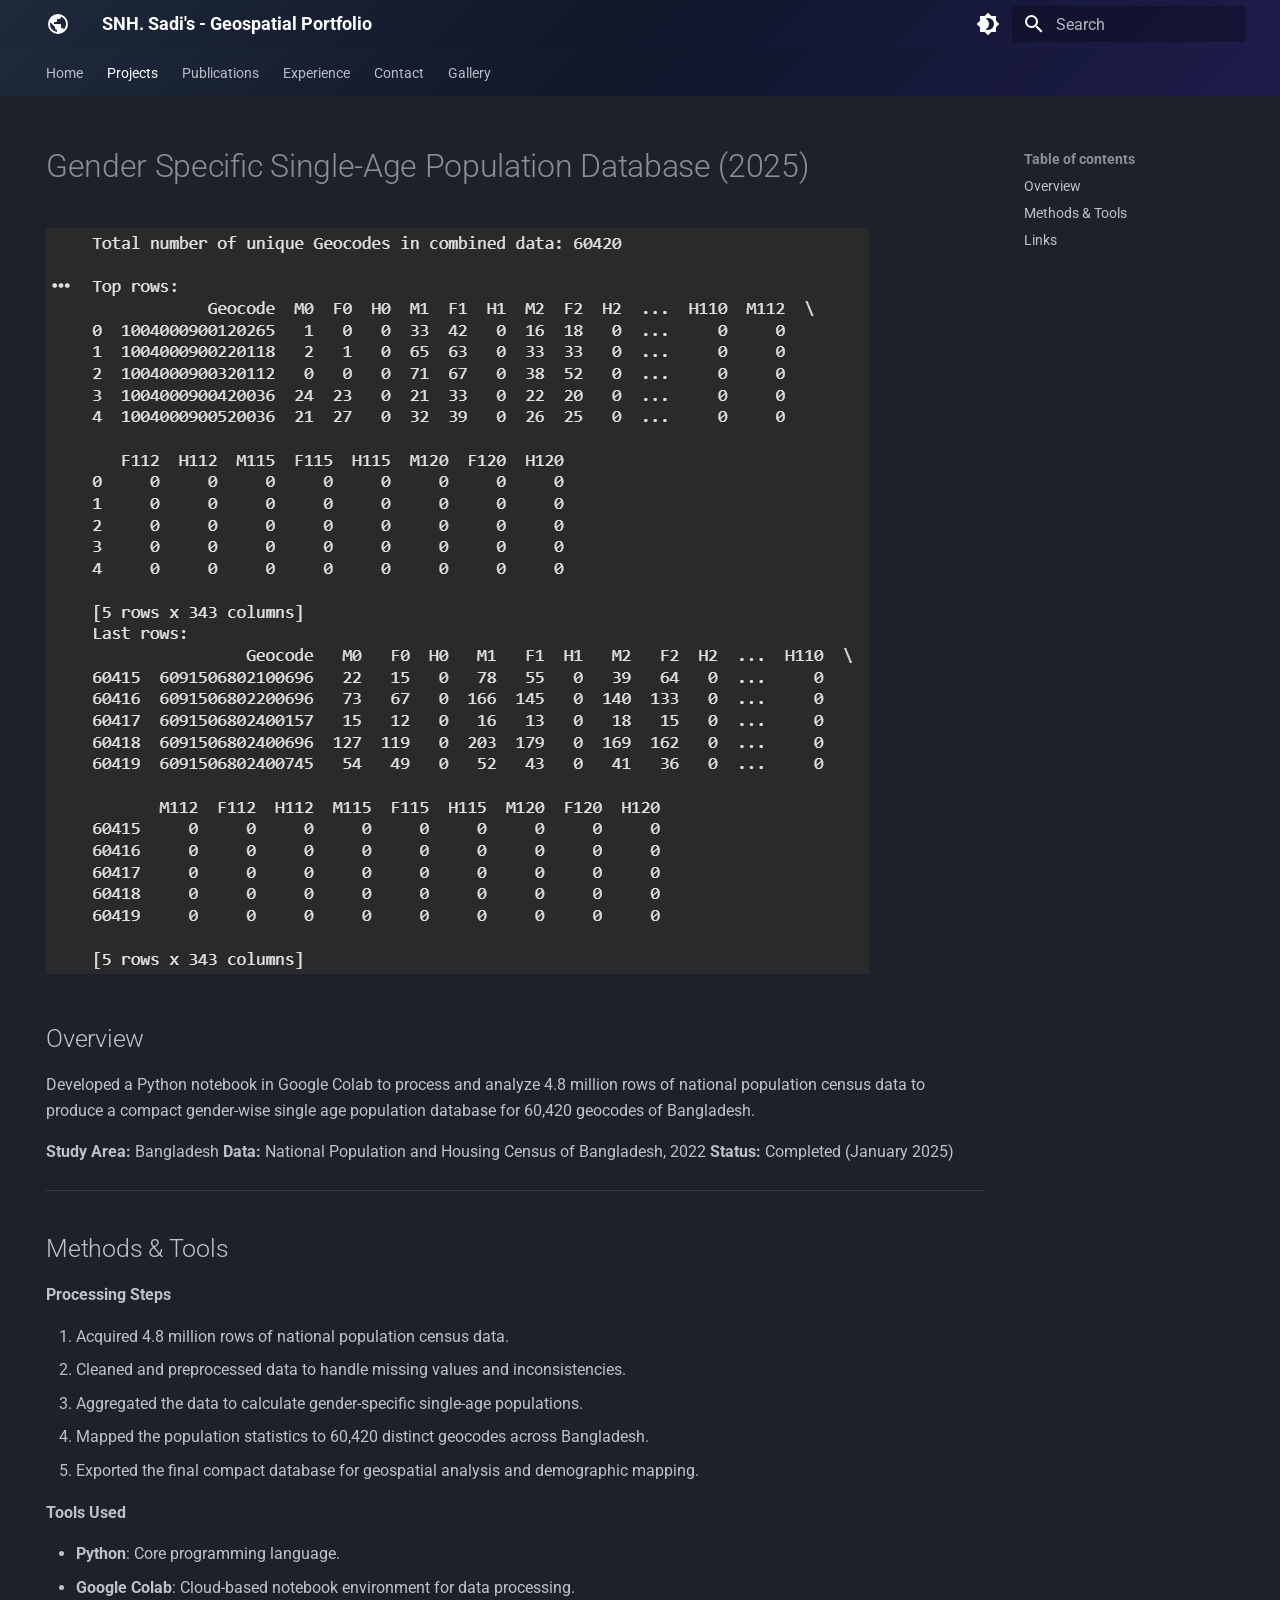
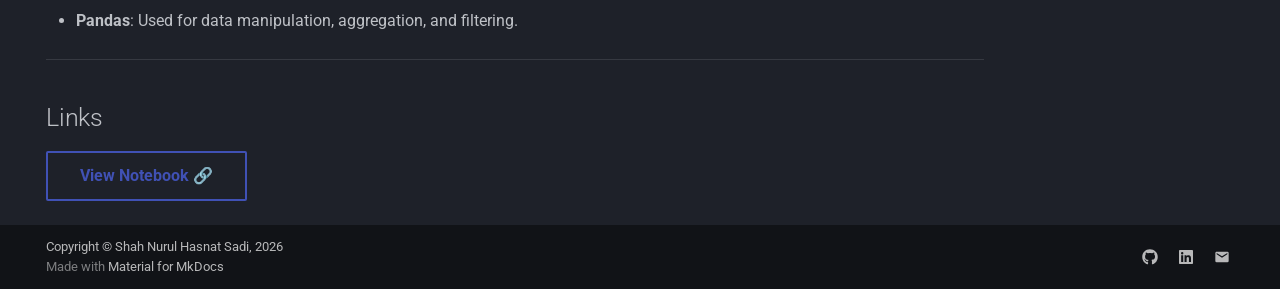
<file: projects/single-pop/index.html>
<!DOCTYPE html><html lang="en" class="no-js"><head>
    
      <meta charset="utf-8">
      <meta name="viewport" content="width=device-width,initial-scale=1">
      
        <meta name="description" content="Portfolio of Sadi — GIS, Remote Sensing, and Spatial Data Science">
      
      
        <meta name="author" content="Shah Nurul Hasnat Sadi">
      
      
        <link rel="canonical" href="https://snhsadi.github.io/projects/single-pop/">
      
      
        <link rel="prev" href="../mudflat-2024/">
      
      
        <link rel="next" href="../bd-lulc/">
      
      
        
      
      
      <link rel="icon" href="../../assets/images/favicon.png">
      <meta name="generator" content="mkdocs-1.6.1, mkdocs-material-9.7.7">
    
    
      
        <title>Gender Specific Single-Age Population Database - SNH. Sadi's - Geospatial Portfolio</title>
      
    
    
      <link rel="stylesheet" href="../../assets/stylesheets/main.ec1eaa64.min.css">
      
        
        <link rel="stylesheet" href="../../assets/stylesheets/palette.ab4e12ef.min.css">
      
      


    
    
      
    
    
      
        
        
        <link rel="preconnect" href="https://fonts.gstatic.com" crossorigin="">
        <link rel="stylesheet" href="https://fonts.googleapis.com/css?family=Roboto:300,300i,400,400i,700,700i%7CRoboto+Mono:400,400i,700,700i&amp;display=fallback">
        <style>:root{--md-text-font:"Roboto";--md-code-font:"Roboto Mono"}</style>
      
    
    
      <link rel="stylesheet" href="../../assets/css/extra.css">
    
    <script>__md_scope=new URL("../..",location),__md_hash=e=>[...e].reduce(((e,_)=>(e<<5)-e+_.charCodeAt(0)),0),__md_get=(e,_=localStorage,t=__md_scope)=>JSON.parse(_.getItem(t.pathname+"."+e)),__md_set=(e,_,t=localStorage,a=__md_scope)=>{try{t.setItem(a.pathname+"."+e,JSON.stringify(_))}catch(e){}}</script>
    
      

    
    
  <link href="../../assets/stylesheets/glightbox.min.css" rel="stylesheet"><script src="../../assets/javascripts/glightbox.min.js"></script><style id="glightbox-style">
            html.glightbox-open { overflow: initial; height: 100%; }
            .gslide-title { margin-top: 0px; user-select: text; }
            .gslide-desc { color: #666; user-select: text; }
            .gslide-image img { background: white; }
            .gscrollbar-fixer { padding-right: 15px; }
            .gdesc-inner { font-size: 0.75rem; }
            body[data-md-color-scheme="slate"] .gdesc-inner { background: var(--md-default-bg-color); }
            body[data-md-color-scheme="slate"] .gslide-title { color: var(--md-default-fg-color); }
            body[data-md-color-scheme="slate"] .gslide-desc { color: var(--md-default-fg-color); }
        </style></head>
  
  
    
    
      
    
    
    
    
    <body dir="ltr" data-md-color-scheme="slate" data-md-color-primary="indigo" data-md-color-accent="blue">
  
    
    <input class="md-toggle" data-md-toggle="drawer" type="checkbox" id="__drawer" autocomplete="off">
    <input class="md-toggle" data-md-toggle="search" type="checkbox" id="__search" autocomplete="off">
    <label class="md-overlay" for="__drawer"></label>
    <div data-md-component="skip">
      
        
        <a href="#gender-specific-single-age-population-database-2025" class="md-skip">
          Skip to content
        </a>
      
    </div>
    <div data-md-component="announce">
      
    </div>
    
    
      

<header class="md-header" data-md-component="header">
  <nav class="md-header__inner md-grid" aria-label="Header">
    <a href="../.." title="SNH. Sadi's - Geospatial Portfolio" class="md-header__button md-logo" aria-label="SNH. Sadi's - Geospatial Portfolio" data-md-component="logo">
      
  
  <svg xmlns="http://www.w3.org/2000/svg" viewBox="0 0 24 24"><path d="M17.9 17.39c-.26-.8-1.01-1.39-1.9-1.39h-1v-3a1 1 0 0 0-1-1H8v-2h2a1 1 0 0 0 1-1V7h2a2 2 0 0 0 2-2v-.41a7.984 7.984 0 0 1 2.9 12.8M11 19.93c-3.95-.49-7-3.85-7-7.93 0-.62.08-1.22.21-1.79L9 15v1a2 2 0 0 0 2 2m1-16A10 10 0 0 0 2 12a10 10 0 0 0 10 10 10 10 0 0 0 10-10A10 10 0 0 0 12 2"></path></svg>

    </a>
    <label class="md-header__button md-icon" for="__drawer">
      
      <svg xmlns="http://www.w3.org/2000/svg" viewBox="0 0 24 24"><path d="M3 6h18v2H3zm0 5h18v2H3zm0 5h18v2H3z"></path></svg>
    </label>
    <div class="md-header__title" data-md-component="header-title">
      <div class="md-header__ellipsis">
        <div class="md-header__topic">
          <span class="md-ellipsis">
            SNH. Sadi's - Geospatial Portfolio
          </span>
        </div>
        <div class="md-header__topic" data-md-component="header-topic">
          <span class="md-ellipsis">
            
              Gender Specific Single-Age Population Database
            
          </span>
        </div>
      </div>
    </div>
    
      
        <form class="md-header__option" data-md-component="palette">
  
    
    
    
    <input class="md-option" data-md-color-media="" data-md-color-scheme="slate" data-md-color-primary="indigo" data-md-color-accent="blue" aria-label="Switch to light mode" type="radio" name="__palette" id="__palette_0">
    
      <label class="md-header__button md-icon" title="Switch to light mode" for="__palette_1" hidden="">
        <svg xmlns="http://www.w3.org/2000/svg" viewBox="0 0 24 24"><path d="M12 18c-.89 0-1.74-.2-2.5-.55C11.56 16.5 13 14.42 13 12s-1.44-4.5-3.5-5.45C10.26 6.2 11.11 6 12 6a6 6 0 0 1 6 6 6 6 0 0 1-6 6m8-9.31V4h-4.69L12 .69 8.69 4H4v4.69L.69 12 4 15.31V20h4.69L12 23.31 15.31 20H20v-4.69L23.31 12z"></path></svg>
      </label>
    
  
    
    
    
    <input class="md-option" data-md-color-media="" data-md-color-scheme="default" data-md-color-primary="light-blue" data-md-color-accent="purple" aria-label="Switch to dark mode" type="radio" name="__palette" id="__palette_1">
    
      <label class="md-header__button md-icon" title="Switch to dark mode" for="__palette_0" hidden="">
        <svg xmlns="http://www.w3.org/2000/svg" viewBox="0 0 24 24"><path d="M12 8a4 4 0 0 0-4 4 4 4 0 0 0 4 4 4 4 0 0 0 4-4 4 4 0 0 0-4-4m0 10a6 6 0 0 1-6-6 6 6 0 0 1 6-6 6 6 0 0 1 6 6 6 6 0 0 1-6 6m8-9.31V4h-4.69L12 .69 8.69 4H4v4.69L.69 12 4 15.31V20h4.69L12 23.31 15.31 20H20v-4.69L23.31 12z"></path></svg>
      </label>
    
  
</form>
      
    
    
      <script>var palette=__md_get("__palette");if(palette&&palette.color){if("(prefers-color-scheme)"===palette.color.media){var media=matchMedia("(prefers-color-scheme: light)"),input=document.querySelector(media.matches?"[data-md-color-media='(prefers-color-scheme: light)']":"[data-md-color-media='(prefers-color-scheme: dark)']");palette.color.media=input.getAttribute("data-md-color-media"),palette.color.scheme=input.getAttribute("data-md-color-scheme"),palette.color.primary=input.getAttribute("data-md-color-primary"),palette.color.accent=input.getAttribute("data-md-color-accent")}for(var[key,value]of Object.entries(palette.color))document.body.setAttribute("data-md-color-"+key,value)}</script>
    
    
    
      
      
        <label class="md-header__button md-icon" for="__search">
          
          <svg xmlns="http://www.w3.org/2000/svg" viewBox="0 0 24 24"><path d="M9.5 3A6.5 6.5 0 0 1 16 9.5c0 1.61-.59 3.09-1.56 4.23l.27.27h.79l5 5-1.5 1.5-5-5v-.79l-.27-.27A6.52 6.52 0 0 1 9.5 16 6.5 6.5 0 0 1 3 9.5 6.5 6.5 0 0 1 9.5 3m0 2C7 5 5 7 5 9.5S7 14 9.5 14 14 12 14 9.5 12 5 9.5 5"></path></svg>
        </label>
        <div class="md-search" data-md-component="search" role="dialog">
  <label class="md-search__overlay" for="__search"></label>
  <div class="md-search__inner" role="search">
    <form class="md-search__form" name="search">
      <input type="text" class="md-search__input" name="query" aria-label="Search" placeholder="Search" autocapitalize="off" autocorrect="off" autocomplete="off" spellcheck="false" data-md-component="search-query" required="">
      <label class="md-search__icon md-icon" for="__search">
        
        <svg xmlns="http://www.w3.org/2000/svg" viewBox="0 0 24 24"><path d="M9.5 3A6.5 6.5 0 0 1 16 9.5c0 1.61-.59 3.09-1.56 4.23l.27.27h.79l5 5-1.5 1.5-5-5v-.79l-.27-.27A6.52 6.52 0 0 1 9.5 16 6.5 6.5 0 0 1 3 9.5 6.5 6.5 0 0 1 9.5 3m0 2C7 5 5 7 5 9.5S7 14 9.5 14 14 12 14 9.5 12 5 9.5 5"></path></svg>
        
        <svg xmlns="http://www.w3.org/2000/svg" viewBox="0 0 24 24"><path d="M20 11v2H8l5.5 5.5-1.42 1.42L4.16 12l7.92-7.92L13.5 5.5 8 11z"></path></svg>
      </label>
      <nav class="md-search__options" aria-label="Search">
        
        <button type="reset" class="md-search__icon md-icon" title="Clear" aria-label="Clear" tabindex="-1">
          
          <svg xmlns="http://www.w3.org/2000/svg" viewBox="0 0 24 24"><path d="M19 6.41 17.59 5 12 10.59 6.41 5 5 6.41 10.59 12 5 17.59 6.41 19 12 13.41 17.59 19 19 17.59 13.41 12z"></path></svg>
        </button>
      </nav>
      
    </form>
    <div class="md-search__output">
      <div class="md-search__scrollwrap" tabindex="0" data-md-scrollfix="">
        <div class="md-search-result" data-md-component="search-result">
          <div class="md-search-result__meta">
            Initializing search
          </div>
          <ol class="md-search-result__list" role="presentation"></ol>
        </div>
      </div>
    </div>
  </div>
</div>
      
    
    
  </nav>
  
</header>
    
    <div class="md-container" data-md-component="container">
      
      
        
          
            
<nav class="md-tabs" aria-label="Tabs" data-md-component="tabs">
  <div class="md-grid">
    <ul class="md-tabs__list">
      
        
  
  
  
  
    <li class="md-tabs__item">
      <a href="../.." class="md-tabs__link">
        
  
  
    
  
  Home

      </a>
    </li>
  

      
        
  
  
  
    
  
  
    
    
      <li class="md-tabs__item md-tabs__item--active">
        <a href="../" class="md-tabs__link">
          
  
  
  Projects

        </a>
      </li>
    
  

      
        
  
  
  
  
    <li class="md-tabs__item">
      <a href="../../publications/" class="md-tabs__link">
        
  
  
    
  
  Publications

      </a>
    </li>
  

      
        
  
  
  
  
    <li class="md-tabs__item">
      <a href="../../experience/" class="md-tabs__link">
        
  
  
    
  
  Experience

      </a>
    </li>
  

      
        
  
  
  
  
    <li class="md-tabs__item">
      <a href="../../contact/" class="md-tabs__link">
        
  
  
    
  
  Contact

      </a>
    </li>
  

      
        
  
  
  
  
    <li class="md-tabs__item">
      <a href="../../gallery/" class="md-tabs__link">
        
  
  
    
  
  Gallery

      </a>
    </li>
  

      
    </ul>
  </div>
</nav>
          
        
      
      <main class="md-main" data-md-component="main">
        <div class="md-main__inner md-grid">
          
            
              
                
              
              <div class="md-sidebar md-sidebar--primary" data-md-component="sidebar" data-md-type="navigation" hidden="">
                <div class="md-sidebar__scrollwrap">
                  <div class="md-sidebar__inner">
                    


  


<nav class="md-nav md-nav--primary md-nav--lifted" aria-label="Navigation" data-md-level="0">
  <label class="md-nav__title" for="__drawer">
    <a href="../.." title="SNH. Sadi's - Geospatial Portfolio" class="md-nav__button md-logo" aria-label="SNH. Sadi's - Geospatial Portfolio" data-md-component="logo">
      
  
  <svg xmlns="http://www.w3.org/2000/svg" viewBox="0 0 24 24"><path d="M17.9 17.39c-.26-.8-1.01-1.39-1.9-1.39h-1v-3a1 1 0 0 0-1-1H8v-2h2a1 1 0 0 0 1-1V7h2a2 2 0 0 0 2-2v-.41a7.984 7.984 0 0 1 2.9 12.8M11 19.93c-3.95-.49-7-3.85-7-7.93 0-.62.08-1.22.21-1.79L9 15v1a2 2 0 0 0 2 2m1-16A10 10 0 0 0 2 12a10 10 0 0 0 10 10 10 10 0 0 0 10-10A10 10 0 0 0 12 2"></path></svg>

    </a>
    SNH. Sadi's - Geospatial Portfolio
  </label>
  
  <ul class="md-nav__list" data-md-scrollfix="">
    
      
      
  
  
  
  
    <li class="md-nav__item">
      <a href="../.." class="md-nav__link">
        
  
  
  <span class="md-ellipsis">
    
  
    Home
  

    
  </span>
  
  

      </a>
    </li>
  

    
      
      
  
  
    
  
  
  
    
    
    
    
      
        
        
      
      
    
    
    <li class="md-nav__item md-nav__item--active md-nav__item--section md-nav__item--nested">
      
        
        
        <input class="md-nav__toggle md-toggle " type="checkbox" id="__nav_2" checked="">
        
          
          <label class="md-nav__link" for="__nav_2" id="__nav_2_label" tabindex="">
            
  
  
  <span class="md-ellipsis">
    
  
    Projects
  

    
  </span>
  
  

            <span class="md-nav__icon md-icon"></span>
          </label>
        
        <nav class="md-nav" data-md-level="1" aria-labelledby="__nav_2_label" aria-expanded="true">
          <label class="md-nav__title" for="__nav_2">
            <span class="md-nav__icon md-icon"></span>
            
  
    Projects
  

          </label>
          <ul class="md-nav__list" data-md-scrollfix="">
            
              
                
  
  
  
  
    <li class="md-nav__item">
      <a href="../" class="md-nav__link">
        
  
  
  <span class="md-ellipsis">
    
  
    All Projects
  

    
  </span>
  
  

      </a>
    </li>
  

              
            
              
                
  
  
  
  
    <li class="md-nav__item">
      <a href="../sylhet-flood-2024/" class="md-nav__link">
        
  
  
  <span class="md-ellipsis">
    
  
    Sylhet Flood Mapping &amp; Analysis (2024)
  

    
  </span>
  
  

      </a>
    </li>
  

              
            
              
                
  
  
  
  
    <li class="md-nav__item">
      <a href="../mudflat-2024/" class="md-nav__link">
        
  
  
  <span class="md-ellipsis">
    
  
    Automated Intertidal Mudflat Mapping: MSIC-Otsu &amp; MTDI
  

    
  </span>
  
  

      </a>
    </li>
  

              
            
              
                
  
  
    
  
  
  
    <li class="md-nav__item md-nav__item--active">
      
      <input class="md-nav__toggle md-toggle" type="checkbox" id="__toc">
      
      
        
      
      
        <label class="md-nav__link md-nav__link--active" for="__toc">
          
  
  
  <span class="md-ellipsis">
    
  
    Gender Specific Single-Age Population Database
  

    
  </span>
  
  

          <span class="md-nav__icon md-icon"></span>
        </label>
      
      <a href="./" class="md-nav__link md-nav__link--active">
        
  
  
  <span class="md-ellipsis">
    
  
    Gender Specific Single-Age Population Database
  

    
  </span>
  
  

      </a>
      
        

<nav class="md-nav md-nav--secondary" aria-label="Table of contents">
  
  
  
    
  
  
    <label class="md-nav__title" for="__toc">
      <span class="md-nav__icon md-icon"></span>
      Table of contents
    </label>
    <ul class="md-nav__list" data-md-component="toc" data-md-scrollfix="">
      
        <li class="md-nav__item">
  <a href="#overview" class="md-nav__link">
    <span class="md-ellipsis">
      
        Overview
      
    </span>
  </a>
  
</li>
      
        <li class="md-nav__item">
  <a href="#methods-tools" class="md-nav__link">
    <span class="md-ellipsis">
      
        Methods &amp; Tools
      
    </span>
  </a>
  
</li>
      
        <li class="md-nav__item">
  <a href="#links" class="md-nav__link">
    <span class="md-ellipsis">
      
        Links
      
    </span>
  </a>
  
</li>
      
    </ul>
  
</nav>
      
    </li>
  

              
            
              
                
  
  
  
  
    <li class="md-nav__item">
      <a href="../bd-lulc/" class="md-nav__link">
        
  
  
  <span class="md-ellipsis">
    
  
    Interactive LULC-Explorer for Bangladesh
  

    
  </span>
  
  

      </a>
    </li>
  

              
            
              
                
  
  
  
  
    <li class="md-nav__item">
      <a href="../carbon-stock/" class="md-nav__link">
        
  
  
  <span class="md-ellipsis">
    
  
    Quantifying Aboveground Carbon Stock
  

    
  </span>
  
  

      </a>
    </li>
  

              
            
              
                
  
  
  
  
    <li class="md-nav__item">
      <a href="../hjbl-2026/" class="md-nav__link">
        
  
  
  <span class="md-ellipsis">
    
  
    Hudson Bay Lowlands Geospatial Dashboard
  

    
  </span>
  
  

      </a>
    </li>
  

              
            
          </ul>
        </nav>
      
    </li>
  

    
      
      
  
  
  
  
    <li class="md-nav__item">
      <a href="../../publications/" class="md-nav__link">
        
  
  
  <span class="md-ellipsis">
    
  
    Publications
  

    
  </span>
  
  

      </a>
    </li>
  

    
      
      
  
  
  
  
    <li class="md-nav__item">
      <a href="../../experience/" class="md-nav__link">
        
  
  
  <span class="md-ellipsis">
    
  
    Experience
  

    
  </span>
  
  

      </a>
    </li>
  

    
      
      
  
  
  
  
    <li class="md-nav__item">
      <a href="../../contact/" class="md-nav__link">
        
  
  
  <span class="md-ellipsis">
    
  
    Contact
  

    
  </span>
  
  

      </a>
    </li>
  

    
      
      
  
  
  
  
    <li class="md-nav__item">
      <a href="../../gallery/" class="md-nav__link">
        
  
  
  <span class="md-ellipsis">
    
  
    Gallery
  

    
  </span>
  
  

      </a>
    </li>
  

    
  </ul>
</nav>
                  </div>
                </div>
              </div>
            
            
              
                
              
              <div class="md-sidebar md-sidebar--secondary" data-md-component="sidebar" data-md-type="toc">
                <div class="md-sidebar__scrollwrap">
                  <div class="md-sidebar__inner">
                    

<nav class="md-nav md-nav--secondary" aria-label="Table of contents">
  
  
  
    
  
  
    <label class="md-nav__title" for="__toc">
      <span class="md-nav__icon md-icon"></span>
      Table of contents
    </label>
    <ul class="md-nav__list" data-md-component="toc" data-md-scrollfix="">
      
        <li class="md-nav__item">
  <a href="#overview" class="md-nav__link">
    <span class="md-ellipsis">
      
        Overview
      
    </span>
  </a>
  
</li>
      
        <li class="md-nav__item">
  <a href="#methods-tools" class="md-nav__link">
    <span class="md-ellipsis">
      
        Methods &amp; Tools
      
    </span>
  </a>
  
</li>
      
        <li class="md-nav__item">
  <a href="#links" class="md-nav__link">
    <span class="md-ellipsis">
      
        Links
      
    </span>
  </a>
  
</li>
      
    </ul>
  
</nav>
                  </div>
                </div>
              </div>
            
          
          
            <div class="md-content" data-md-component="content">
              
              <article class="md-content__inner md-typeset">
                
                  
  




<h1 id="gender-specific-single-age-population-database-2025">Gender Specific Single-Age Population Database (2025)</h1>
<p><a class="glightbox" data-type="image" data-width="auto" data-height="auto" href="../../assets/images/single-pop.png" data-desc-position="bottom"><img alt="Project overview image" src="../../assets/images/single-pop.png"></a></p>
<h2 id="overview">Overview</h2>
<p>Developed a Python notebook in Google Colab to process and analyze 4.8 million rows of national population census data to produce a compact gender-wise single age population database for 60,420 geocodes of Bangladesh.</p>
<p><strong>Study Area:</strong> Bangladesh
<strong>Data:</strong> National Population and Housing Census of Bangladesh, 2022
<strong>Status:</strong> Completed (January 2025)</p>
<hr>
<h2 id="methods-tools">Methods &amp; Tools</h2>
<p><strong>Processing Steps</strong></p>
<ol>
<li>Acquired 4.8 million rows of national population census data.</li>
<li>Cleaned and preprocessed data to handle missing values and inconsistencies.</li>
<li>Aggregated the data to calculate gender-specific single-age populations.</li>
<li>Mapped the population statistics to 60,420 distinct geocodes across Bangladesh.</li>
<li>Exported the final compact database for geospatial analysis and demographic mapping.</li>
</ol>
<p><strong>Tools Used</strong></p>
<ul>
<li><strong>Python</strong>: Core programming language.</li>
<li><strong>Google Colab</strong>: Cloud-based notebook environment for data processing.</li>
<li><strong>Pandas</strong>: Used for data manipulation, aggregation, and filtering.</li>
</ul>
<hr>
<h2 id="links">Links</h2>
<p><a class="md-button" href="https://colab.research.google.com/drive/1L335UzXzF-3obZklyJE4MxDxUJd2BOLC?usp=sharing">View Notebook 🔗</a></p>







  
  




  



                
              </article>
            </div>
          
          
<script>var target=document.getElementById(location.hash.slice(1));target&&target.name&&(target.checked=target.name.startsWith("__tabbed_"))</script>
        </div>
        
          <button type="button" class="md-top md-icon" data-md-component="top" hidden="">
  
  <svg xmlns="http://www.w3.org/2000/svg" viewBox="0 0 24 24"><path d="M13 20h-2V8l-5.5 5.5-1.42-1.42L12 4.16l7.92 7.92-1.42 1.42L13 8z"></path></svg>
  Back to top
</button>
        
      </main>
      
        <footer class="md-footer">
  
  <div class="md-footer-meta md-typeset">
    <div class="md-footer-meta__inner md-grid">
      <div class="md-copyright">
  
    <div class="md-copyright__highlight">
      Copyright © Shah Nurul Hasnat Sadi, 2026
    </div>
  
  
    Made with
    <a href="https://squidfunk.github.io/mkdocs-material/" target="_blank" rel="noopener">
      Material for MkDocs
    </a>
  
</div>
      
        
<div class="md-social">
  
    
    
    
    
      
      
    
    <a href="https://github.com/snhsadi" target="_blank" rel="noopener" title="github.com" class="md-social__link">
      <svg xmlns="http://www.w3.org/2000/svg" viewBox="0 0 512 512"><!--! Font Awesome Free 7.1.0 by @fontawesome - https://fontawesome.com License - https://fontawesome.com/license/free (Icons: CC BY 4.0, Fonts: SIL OFL 1.1, Code: MIT License) Copyright 2025 Fonticons, Inc.--><path d="M173.9 397.4c0 2-2.3 3.6-5.2 3.6-3.3.3-5.6-1.3-5.6-3.6 0-2 2.3-3.6 5.2-3.6 3-.3 5.6 1.3 5.6 3.6m-31.1-4.5c-.7 2 1.3 4.3 4.3 4.9 2.6 1 5.6 0 6.2-2s-1.3-4.3-4.3-5.2c-2.6-.7-5.5.3-6.2 2.3m44.2-1.7c-2.9.7-4.9 2.6-4.6 4.9.3 2 2.9 3.3 5.9 2.6 2.9-.7 4.9-2.6 4.6-4.6-.3-1.9-3-3.2-5.9-2.9M252.8 8C114.1 8 8 113.3 8 252c0 110.9 69.8 205.8 169.5 239.2 12.8 2.3 17.3-5.6 17.3-12.1 0-6.2-.3-40.4-.3-61.4 0 0-70 15-84.7-29.8 0 0-11.4-29.1-27.8-36.6 0 0-22.9-15.7 1.6-15.4 0 0 24.9 2 38.6 25.8 21.9 38.6 58.6 27.5 72.9 20.9 2.3-16 8.8-27.1 16-33.7-55.9-6.2-112.3-14.3-112.3-110.5 0-27.5 7.6-41.3 23.6-58.9-2.6-6.5-11.1-33.3 2.6-67.9 20.9-6.5 69 27 69 27 20-5.6 41.5-8.5 62.8-8.5s42.8 2.9 62.8 8.5c0 0 48.1-33.6 69-27 13.7 34.7 5.2 61.4 2.6 67.9 16 17.7 25.8 31.5 25.8 58.9 0 96.5-58.9 104.2-114.8 110.5 9.2 7.9 17 22.9 17 46.4 0 33.7-.3 75.4-.3 83.6 0 6.5 4.6 14.4 17.3 12.1C436.2 457.8 504 362.9 504 252 504 113.3 391.5 8 252.8 8M105.2 352.9c-1.3 1-1 3.3.7 5.2 1.6 1.6 3.9 2.3 5.2 1 1.3-1 1-3.3-.7-5.2-1.6-1.6-3.9-2.3-5.2-1m-10.8-8.1c-.7 1.3.3 2.9 2.3 3.9 1.6 1 3.6.7 4.3-.7.7-1.3-.3-2.9-2.3-3.9-2-.6-3.6-.3-4.3.7m32.4 35.6c-1.6 1.3-1 4.3 1.3 6.2 2.3 2.3 5.2 2.6 6.5 1 1.3-1.3.7-4.3-1.3-6.2-2.2-2.3-5.2-2.6-6.5-1m-11.4-14.7c-1.6 1-1.6 3.6 0 5.9s4.3 3.3 5.6 2.3c1.6-1.3 1.6-3.9 0-6.2-1.4-2.3-4-3.3-5.6-2"></path></svg>
    </a>
  
    
    
    
    
      
      
    
    <a href="https://www.linkedin.com/in/snh-sadi/" target="_blank" rel="noopener" title="www.linkedin.com" class="md-social__link">
      <svg xmlns="http://www.w3.org/2000/svg" viewBox="0 0 448 512"><!--! Font Awesome Free 7.1.0 by @fontawesome - https://fontawesome.com License - https://fontawesome.com/license/free (Icons: CC BY 4.0, Fonts: SIL OFL 1.1, Code: MIT License) Copyright 2025 Fonticons, Inc.--><path d="M416 32H31.9C14.3 32 0 46.5 0 64.3v383.4C0 465.5 14.3 480 31.9 480H416c17.6 0 32-14.5 32-32.3V64.3c0-17.8-14.4-32.3-32-32.3M135.4 416H69V202.2h66.5V416zM102.2 96a38.5 38.5 0 1 1 0 77 38.5 38.5 0 1 1 0-77m282.1 320h-66.4V312c0-24.8-.5-56.7-34.5-56.7-34.6 0-39.9 27-39.9 54.9V416h-66.4V202.2h63.7v29.2h.9c8.9-16.8 30.6-34.5 62.9-34.5 67.2 0 79.7 44.3 79.7 101.9z"></path></svg>
    </a>
  
    
    
    
    
    <a href="mailto:sadi.49@geography-juniv.edu.bd" target="_blank" rel="noopener" title="" class="md-social__link">
      <svg xmlns="http://www.w3.org/2000/svg" viewBox="0 0 24 24"><path d="m20 8-8 5-8-5V6l8 5 8-5m0-2H4c-1.11 0-2 .89-2 2v12a2 2 0 0 0 2 2h16a2 2 0 0 0 2-2V6a2 2 0 0 0-2-2"></path></svg>
    </a>
  
</div>
      
    </div>
  </div>
</footer>
      
    </div>
    <div class="md-dialog" data-md-component="dialog">
      <div class="md-dialog__inner md-typeset"></div>
    </div>
    
    
    
      
      
      <script id="__config" type="application/json">{"annotate": null, "base": "../..", "features": ["navigation.tabs", "navigation.top", "content.code.copy"], "search": "../../assets/javascripts/workers/search.2c215733.min.js", "tags": null, "translations": {"clipboard.copied": "Copied to clipboard", "clipboard.copy": "Copy to clipboard", "search.result.more.one": "1 more on this page", "search.result.more.other": "# more on this page", "search.result.none": "No matching documents", "search.result.one": "1 matching document", "search.result.other": "# matching documents", "search.result.placeholder": "Type to start searching", "search.result.term.missing": "Missing", "select.version": "Select version"}, "version": null}</script>
    
    
      <script src="../../assets/javascripts/bundle.d7400e89.min.js"></script>
      
        <script src="../../assets/js/custom.js"></script>
      
    
  
<script id="init-glightbox">const lightbox = GLightbox({"touchNavigation": true, "loop": false, "zoomable": true, "draggable": true, "openEffect": "zoom", "closeEffect": "zoom", "slideEffect": "slide"});
document$.subscribe(()=>{ lightbox.reload(); });
</script></body></html>
</file>
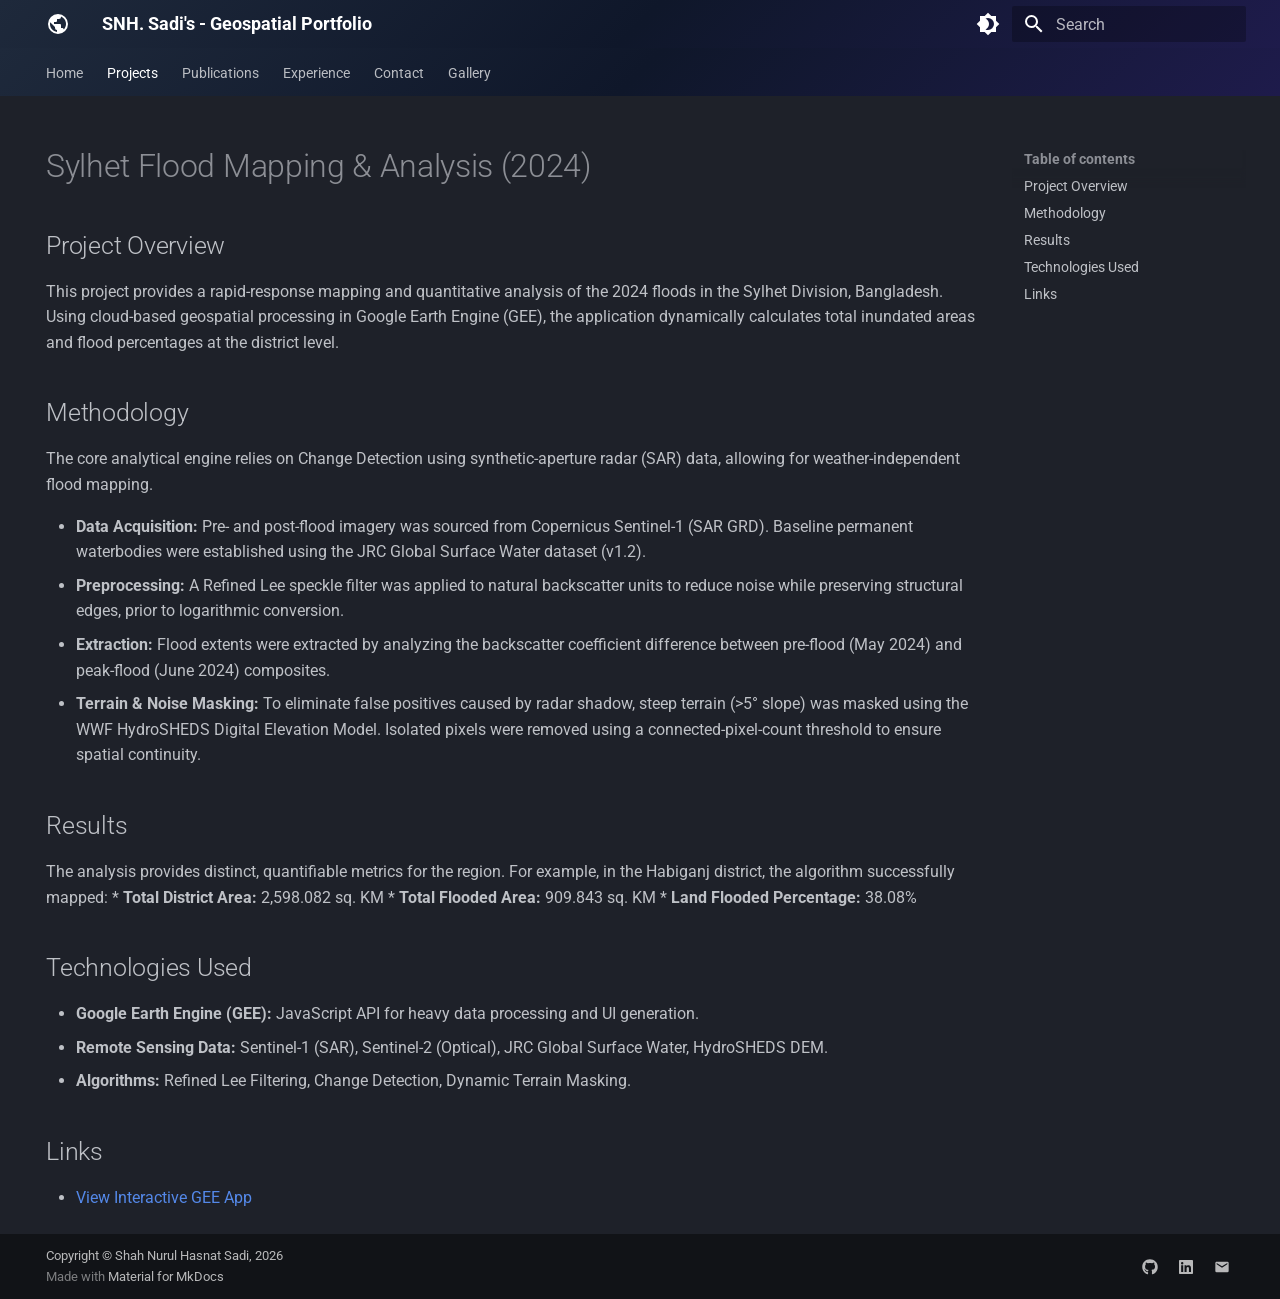
<file: projects/sylhet-flood-2024/index.html>
<!DOCTYPE html><html lang="en" class="no-js"><head>
    
      <meta charset="utf-8">
      <meta name="viewport" content="width=device-width,initial-scale=1">
      
        <meta name="description" content="Automated spatial analysis of the 2024 Sylhet regional flooding using multi-sensor geospatial data and Google Earth Engine.">
      
      
        <meta name="author" content="Shah Nurul Hasnat Sadi">
      
      
        <link rel="canonical" href="https://snhsadi.github.io/projects/sylhet-flood-2024/">
      
      
        <link rel="prev" href="../">
      
      
        <link rel="next" href="../mudflat-2024/">
      
      
        
      
      
      <link rel="icon" href="../../assets/images/favicon.png">
      <meta name="generator" content="mkdocs-1.6.1, mkdocs-material-9.7.7">
    
    
      
        <title>Sylhet Flood Mapping &amp; Analysis (2024) - SNH. Sadi's - Geospatial Portfolio</title>
      
    
    
      <link rel="stylesheet" href="../../assets/stylesheets/main.ec1eaa64.min.css">
      
        
        <link rel="stylesheet" href="../../assets/stylesheets/palette.ab4e12ef.min.css">
      
      


    
    
      
    
    
      
        
        
        <link rel="preconnect" href="https://fonts.gstatic.com" crossorigin="">
        <link rel="stylesheet" href="https://fonts.googleapis.com/css?family=Roboto:300,300i,400,400i,700,700i%7CRoboto+Mono:400,400i,700,700i&amp;display=fallback">
        <style>:root{--md-text-font:"Roboto";--md-code-font:"Roboto Mono"}</style>
      
    
    
      <link rel="stylesheet" href="../../assets/css/extra.css">
    
    <script>__md_scope=new URL("../..",location),__md_hash=e=>[...e].reduce(((e,_)=>(e<<5)-e+_.charCodeAt(0)),0),__md_get=(e,_=localStorage,t=__md_scope)=>JSON.parse(_.getItem(t.pathname+"."+e)),__md_set=(e,_,t=localStorage,a=__md_scope)=>{try{t.setItem(a.pathname+"."+e,JSON.stringify(_))}catch(e){}}</script>
    
      

    
    
  <link href="../../assets/stylesheets/glightbox.min.css" rel="stylesheet"><script src="../../assets/javascripts/glightbox.min.js"></script><style id="glightbox-style">
            html.glightbox-open { overflow: initial; height: 100%; }
            .gslide-title { margin-top: 0px; user-select: text; }
            .gslide-desc { color: #666; user-select: text; }
            .gslide-image img { background: white; }
            .gscrollbar-fixer { padding-right: 15px; }
            .gdesc-inner { font-size: 0.75rem; }
            body[data-md-color-scheme="slate"] .gdesc-inner { background: var(--md-default-bg-color); }
            body[data-md-color-scheme="slate"] .gslide-title { color: var(--md-default-fg-color); }
            body[data-md-color-scheme="slate"] .gslide-desc { color: var(--md-default-fg-color); }
        </style></head>
  
  
    
    
      
    
    
    
    
    <body dir="ltr" data-md-color-scheme="slate" data-md-color-primary="indigo" data-md-color-accent="blue">
  
    
    <input class="md-toggle" data-md-toggle="drawer" type="checkbox" id="__drawer" autocomplete="off">
    <input class="md-toggle" data-md-toggle="search" type="checkbox" id="__search" autocomplete="off">
    <label class="md-overlay" for="__drawer"></label>
    <div data-md-component="skip">
      
        
        <a href="#project-overview" class="md-skip">
          Skip to content
        </a>
      
    </div>
    <div data-md-component="announce">
      
    </div>
    
    
      

<header class="md-header" data-md-component="header">
  <nav class="md-header__inner md-grid" aria-label="Header">
    <a href="../.." title="SNH. Sadi's - Geospatial Portfolio" class="md-header__button md-logo" aria-label="SNH. Sadi's - Geospatial Portfolio" data-md-component="logo">
      
  
  <svg xmlns="http://www.w3.org/2000/svg" viewBox="0 0 24 24"><path d="M17.9 17.39c-.26-.8-1.01-1.39-1.9-1.39h-1v-3a1 1 0 0 0-1-1H8v-2h2a1 1 0 0 0 1-1V7h2a2 2 0 0 0 2-2v-.41a7.984 7.984 0 0 1 2.9 12.8M11 19.93c-3.95-.49-7-3.85-7-7.93 0-.62.08-1.22.21-1.79L9 15v1a2 2 0 0 0 2 2m1-16A10 10 0 0 0 2 12a10 10 0 0 0 10 10 10 10 0 0 0 10-10A10 10 0 0 0 12 2"></path></svg>

    </a>
    <label class="md-header__button md-icon" for="__drawer">
      
      <svg xmlns="http://www.w3.org/2000/svg" viewBox="0 0 24 24"><path d="M3 6h18v2H3zm0 5h18v2H3zm0 5h18v2H3z"></path></svg>
    </label>
    <div class="md-header__title" data-md-component="header-title">
      <div class="md-header__ellipsis">
        <div class="md-header__topic">
          <span class="md-ellipsis">
            SNH. Sadi's - Geospatial Portfolio
          </span>
        </div>
        <div class="md-header__topic" data-md-component="header-topic">
          <span class="md-ellipsis">
            
              Sylhet Flood Mapping &amp; Analysis (2024)
            
          </span>
        </div>
      </div>
    </div>
    
      
        <form class="md-header__option" data-md-component="palette">
  
    
    
    
    <input class="md-option" data-md-color-media="" data-md-color-scheme="slate" data-md-color-primary="indigo" data-md-color-accent="blue" aria-label="Switch to light mode" type="radio" name="__palette" id="__palette_0">
    
      <label class="md-header__button md-icon" title="Switch to light mode" for="__palette_1" hidden="">
        <svg xmlns="http://www.w3.org/2000/svg" viewBox="0 0 24 24"><path d="M12 18c-.89 0-1.74-.2-2.5-.55C11.56 16.5 13 14.42 13 12s-1.44-4.5-3.5-5.45C10.26 6.2 11.11 6 12 6a6 6 0 0 1 6 6 6 6 0 0 1-6 6m8-9.31V4h-4.69L12 .69 8.69 4H4v4.69L.69 12 4 15.31V20h4.69L12 23.31 15.31 20H20v-4.69L23.31 12z"></path></svg>
      </label>
    
  
    
    
    
    <input class="md-option" data-md-color-media="" data-md-color-scheme="default" data-md-color-primary="light-blue" data-md-color-accent="purple" aria-label="Switch to dark mode" type="radio" name="__palette" id="__palette_1">
    
      <label class="md-header__button md-icon" title="Switch to dark mode" for="__palette_0" hidden="">
        <svg xmlns="http://www.w3.org/2000/svg" viewBox="0 0 24 24"><path d="M12 8a4 4 0 0 0-4 4 4 4 0 0 0 4 4 4 4 0 0 0 4-4 4 4 0 0 0-4-4m0 10a6 6 0 0 1-6-6 6 6 0 0 1 6-6 6 6 0 0 1 6 6 6 6 0 0 1-6 6m8-9.31V4h-4.69L12 .69 8.69 4H4v4.69L.69 12 4 15.31V20h4.69L12 23.31 15.31 20H20v-4.69L23.31 12z"></path></svg>
      </label>
    
  
</form>
      
    
    
      <script>var palette=__md_get("__palette");if(palette&&palette.color){if("(prefers-color-scheme)"===palette.color.media){var media=matchMedia("(prefers-color-scheme: light)"),input=document.querySelector(media.matches?"[data-md-color-media='(prefers-color-scheme: light)']":"[data-md-color-media='(prefers-color-scheme: dark)']");palette.color.media=input.getAttribute("data-md-color-media"),palette.color.scheme=input.getAttribute("data-md-color-scheme"),palette.color.primary=input.getAttribute("data-md-color-primary"),palette.color.accent=input.getAttribute("data-md-color-accent")}for(var[key,value]of Object.entries(palette.color))document.body.setAttribute("data-md-color-"+key,value)}</script>
    
    
    
      
      
        <label class="md-header__button md-icon" for="__search">
          
          <svg xmlns="http://www.w3.org/2000/svg" viewBox="0 0 24 24"><path d="M9.5 3A6.5 6.5 0 0 1 16 9.5c0 1.61-.59 3.09-1.56 4.23l.27.27h.79l5 5-1.5 1.5-5-5v-.79l-.27-.27A6.52 6.52 0 0 1 9.5 16 6.5 6.5 0 0 1 3 9.5 6.5 6.5 0 0 1 9.5 3m0 2C7 5 5 7 5 9.5S7 14 9.5 14 14 12 14 9.5 12 5 9.5 5"></path></svg>
        </label>
        <div class="md-search" data-md-component="search" role="dialog">
  <label class="md-search__overlay" for="__search"></label>
  <div class="md-search__inner" role="search">
    <form class="md-search__form" name="search">
      <input type="text" class="md-search__input" name="query" aria-label="Search" placeholder="Search" autocapitalize="off" autocorrect="off" autocomplete="off" spellcheck="false" data-md-component="search-query" required="">
      <label class="md-search__icon md-icon" for="__search">
        
        <svg xmlns="http://www.w3.org/2000/svg" viewBox="0 0 24 24"><path d="M9.5 3A6.5 6.5 0 0 1 16 9.5c0 1.61-.59 3.09-1.56 4.23l.27.27h.79l5 5-1.5 1.5-5-5v-.79l-.27-.27A6.52 6.52 0 0 1 9.5 16 6.5 6.5 0 0 1 3 9.5 6.5 6.5 0 0 1 9.5 3m0 2C7 5 5 7 5 9.5S7 14 9.5 14 14 12 14 9.5 12 5 9.5 5"></path></svg>
        
        <svg xmlns="http://www.w3.org/2000/svg" viewBox="0 0 24 24"><path d="M20 11v2H8l5.5 5.5-1.42 1.42L4.16 12l7.92-7.92L13.5 5.5 8 11z"></path></svg>
      </label>
      <nav class="md-search__options" aria-label="Search">
        
        <button type="reset" class="md-search__icon md-icon" title="Clear" aria-label="Clear" tabindex="-1">
          
          <svg xmlns="http://www.w3.org/2000/svg" viewBox="0 0 24 24"><path d="M19 6.41 17.59 5 12 10.59 6.41 5 5 6.41 10.59 12 5 17.59 6.41 19 12 13.41 17.59 19 19 17.59 13.41 12z"></path></svg>
        </button>
      </nav>
      
    </form>
    <div class="md-search__output">
      <div class="md-search__scrollwrap" tabindex="0" data-md-scrollfix="">
        <div class="md-search-result" data-md-component="search-result">
          <div class="md-search-result__meta">
            Initializing search
          </div>
          <ol class="md-search-result__list" role="presentation"></ol>
        </div>
      </div>
    </div>
  </div>
</div>
      
    
    
  </nav>
  
</header>
    
    <div class="md-container" data-md-component="container">
      
      
        
          
            
<nav class="md-tabs" aria-label="Tabs" data-md-component="tabs">
  <div class="md-grid">
    <ul class="md-tabs__list">
      
        
  
  
  
  
    <li class="md-tabs__item">
      <a href="../.." class="md-tabs__link">
        
  
  
    
  
  Home

      </a>
    </li>
  

      
        
  
  
  
    
  
  
    
    
      <li class="md-tabs__item md-tabs__item--active">
        <a href="../" class="md-tabs__link">
          
  
  
  Projects

        </a>
      </li>
    
  

      
        
  
  
  
  
    <li class="md-tabs__item">
      <a href="../../publications/" class="md-tabs__link">
        
  
  
    
  
  Publications

      </a>
    </li>
  

      
        
  
  
  
  
    <li class="md-tabs__item">
      <a href="../../experience/" class="md-tabs__link">
        
  
  
    
  
  Experience

      </a>
    </li>
  

      
        
  
  
  
  
    <li class="md-tabs__item">
      <a href="../../contact/" class="md-tabs__link">
        
  
  
    
  
  Contact

      </a>
    </li>
  

      
        
  
  
  
  
    <li class="md-tabs__item">
      <a href="../../gallery/" class="md-tabs__link">
        
  
  
    
  
  Gallery

      </a>
    </li>
  

      
    </ul>
  </div>
</nav>
          
        
      
      <main class="md-main" data-md-component="main">
        <div class="md-main__inner md-grid">
          
            
              
                
              
              <div class="md-sidebar md-sidebar--primary" data-md-component="sidebar" data-md-type="navigation" hidden="">
                <div class="md-sidebar__scrollwrap">
                  <div class="md-sidebar__inner">
                    


  


<nav class="md-nav md-nav--primary md-nav--lifted" aria-label="Navigation" data-md-level="0">
  <label class="md-nav__title" for="__drawer">
    <a href="../.." title="SNH. Sadi's - Geospatial Portfolio" class="md-nav__button md-logo" aria-label="SNH. Sadi's - Geospatial Portfolio" data-md-component="logo">
      
  
  <svg xmlns="http://www.w3.org/2000/svg" viewBox="0 0 24 24"><path d="M17.9 17.39c-.26-.8-1.01-1.39-1.9-1.39h-1v-3a1 1 0 0 0-1-1H8v-2h2a1 1 0 0 0 1-1V7h2a2 2 0 0 0 2-2v-.41a7.984 7.984 0 0 1 2.9 12.8M11 19.93c-3.95-.49-7-3.85-7-7.93 0-.62.08-1.22.21-1.79L9 15v1a2 2 0 0 0 2 2m1-16A10 10 0 0 0 2 12a10 10 0 0 0 10 10 10 10 0 0 0 10-10A10 10 0 0 0 12 2"></path></svg>

    </a>
    SNH. Sadi's - Geospatial Portfolio
  </label>
  
  <ul class="md-nav__list" data-md-scrollfix="">
    
      
      
  
  
  
  
    <li class="md-nav__item">
      <a href="../.." class="md-nav__link">
        
  
  
  <span class="md-ellipsis">
    
  
    Home
  

    
  </span>
  
  

      </a>
    </li>
  

    
      
      
  
  
    
  
  
  
    
    
    
    
      
        
        
      
      
    
    
    <li class="md-nav__item md-nav__item--active md-nav__item--section md-nav__item--nested">
      
        
        
        <input class="md-nav__toggle md-toggle " type="checkbox" id="__nav_2" checked="">
        
          
          <label class="md-nav__link" for="__nav_2" id="__nav_2_label" tabindex="">
            
  
  
  <span class="md-ellipsis">
    
  
    Projects
  

    
  </span>
  
  

            <span class="md-nav__icon md-icon"></span>
          </label>
        
        <nav class="md-nav" data-md-level="1" aria-labelledby="__nav_2_label" aria-expanded="true">
          <label class="md-nav__title" for="__nav_2">
            <span class="md-nav__icon md-icon"></span>
            
  
    Projects
  

          </label>
          <ul class="md-nav__list" data-md-scrollfix="">
            
              
                
  
  
  
  
    <li class="md-nav__item">
      <a href="../" class="md-nav__link">
        
  
  
  <span class="md-ellipsis">
    
  
    All Projects
  

    
  </span>
  
  

      </a>
    </li>
  

              
            
              
                
  
  
    
  
  
  
    <li class="md-nav__item md-nav__item--active">
      
      <input class="md-nav__toggle md-toggle" type="checkbox" id="__toc">
      
      
      
        <label class="md-nav__link md-nav__link--active" for="__toc">
          
  
  
  <span class="md-ellipsis">
    
  
    Sylhet Flood Mapping &amp; Analysis (2024)
  

    
  </span>
  
  

          <span class="md-nav__icon md-icon"></span>
        </label>
      
      <a href="./" class="md-nav__link md-nav__link--active">
        
  
  
  <span class="md-ellipsis">
    
  
    Sylhet Flood Mapping &amp; Analysis (2024)
  

    
  </span>
  
  

      </a>
      
        

<nav class="md-nav md-nav--secondary" aria-label="Table of contents">
  
  
  
  
    <label class="md-nav__title" for="__toc">
      <span class="md-nav__icon md-icon"></span>
      Table of contents
    </label>
    <ul class="md-nav__list" data-md-component="toc" data-md-scrollfix="">
      
        <li class="md-nav__item">
  <a href="#project-overview" class="md-nav__link">
    <span class="md-ellipsis">
      
        Project Overview
      
    </span>
  </a>
  
</li>
      
        <li class="md-nav__item">
  <a href="#methodology" class="md-nav__link">
    <span class="md-ellipsis">
      
        Methodology
      
    </span>
  </a>
  
</li>
      
        <li class="md-nav__item">
  <a href="#results" class="md-nav__link">
    <span class="md-ellipsis">
      
        Results
      
    </span>
  </a>
  
</li>
      
        <li class="md-nav__item">
  <a href="#technologies-used" class="md-nav__link">
    <span class="md-ellipsis">
      
        Technologies Used
      
    </span>
  </a>
  
</li>
      
        <li class="md-nav__item">
  <a href="#links" class="md-nav__link">
    <span class="md-ellipsis">
      
        Links
      
    </span>
  </a>
  
</li>
      
    </ul>
  
</nav>
      
    </li>
  

              
            
              
                
  
  
  
  
    <li class="md-nav__item">
      <a href="../mudflat-2024/" class="md-nav__link">
        
  
  
  <span class="md-ellipsis">
    
  
    Automated Intertidal Mudflat Mapping: MSIC-Otsu &amp; MTDI
  

    
  </span>
  
  

      </a>
    </li>
  

              
            
              
                
  
  
  
  
    <li class="md-nav__item">
      <a href="../single-pop/" class="md-nav__link">
        
  
  
  <span class="md-ellipsis">
    
  
    Gender Specific Single-Age Population Database
  

    
  </span>
  
  

      </a>
    </li>
  

              
            
              
                
  
  
  
  
    <li class="md-nav__item">
      <a href="../bd-lulc/" class="md-nav__link">
        
  
  
  <span class="md-ellipsis">
    
  
    Interactive LULC-Explorer for Bangladesh
  

    
  </span>
  
  

      </a>
    </li>
  

              
            
              
                
  
  
  
  
    <li class="md-nav__item">
      <a href="../carbon-stock/" class="md-nav__link">
        
  
  
  <span class="md-ellipsis">
    
  
    Quantifying Aboveground Carbon Stock
  

    
  </span>
  
  

      </a>
    </li>
  

              
            
              
                
  
  
  
  
    <li class="md-nav__item">
      <a href="../hjbl-2026/" class="md-nav__link">
        
  
  
  <span class="md-ellipsis">
    
  
    Hudson Bay Lowlands Geospatial Dashboard
  

    
  </span>
  
  

      </a>
    </li>
  

              
            
          </ul>
        </nav>
      
    </li>
  

    
      
      
  
  
  
  
    <li class="md-nav__item">
      <a href="../../publications/" class="md-nav__link">
        
  
  
  <span class="md-ellipsis">
    
  
    Publications
  

    
  </span>
  
  

      </a>
    </li>
  

    
      
      
  
  
  
  
    <li class="md-nav__item">
      <a href="../../experience/" class="md-nav__link">
        
  
  
  <span class="md-ellipsis">
    
  
    Experience
  

    
  </span>
  
  

      </a>
    </li>
  

    
      
      
  
  
  
  
    <li class="md-nav__item">
      <a href="../../contact/" class="md-nav__link">
        
  
  
  <span class="md-ellipsis">
    
  
    Contact
  

    
  </span>
  
  

      </a>
    </li>
  

    
      
      
  
  
  
  
    <li class="md-nav__item">
      <a href="../../gallery/" class="md-nav__link">
        
  
  
  <span class="md-ellipsis">
    
  
    Gallery
  

    
  </span>
  
  

      </a>
    </li>
  

    
  </ul>
</nav>
                  </div>
                </div>
              </div>
            
            
              
                
              
              <div class="md-sidebar md-sidebar--secondary" data-md-component="sidebar" data-md-type="toc">
                <div class="md-sidebar__scrollwrap">
                  <div class="md-sidebar__inner">
                    

<nav class="md-nav md-nav--secondary" aria-label="Table of contents">
  
  
  
  
    <label class="md-nav__title" for="__toc">
      <span class="md-nav__icon md-icon"></span>
      Table of contents
    </label>
    <ul class="md-nav__list" data-md-component="toc" data-md-scrollfix="">
      
        <li class="md-nav__item">
  <a href="#project-overview" class="md-nav__link">
    <span class="md-ellipsis">
      
        Project Overview
      
    </span>
  </a>
  
</li>
      
        <li class="md-nav__item">
  <a href="#methodology" class="md-nav__link">
    <span class="md-ellipsis">
      
        Methodology
      
    </span>
  </a>
  
</li>
      
        <li class="md-nav__item">
  <a href="#results" class="md-nav__link">
    <span class="md-ellipsis">
      
        Results
      
    </span>
  </a>
  
</li>
      
        <li class="md-nav__item">
  <a href="#technologies-used" class="md-nav__link">
    <span class="md-ellipsis">
      
        Technologies Used
      
    </span>
  </a>
  
</li>
      
        <li class="md-nav__item">
  <a href="#links" class="md-nav__link">
    <span class="md-ellipsis">
      
        Links
      
    </span>
  </a>
  
</li>
      
    </ul>
  
</nav>
                  </div>
                </div>
              </div>
            
          
          
            <div class="md-content" data-md-component="content">
              
              <article class="md-content__inner md-typeset">
                
                  
  




  <h1>Sylhet Flood Mapping &amp; Analysis (2024)</h1>

<h2 id="project-overview">Project Overview</h2>
<p>This project provides a rapid-response mapping and quantitative analysis of the 2024 floods in the Sylhet Division, Bangladesh. Using cloud-based geospatial processing in Google Earth Engine (GEE), the application dynamically calculates total inundated areas and flood percentages at the district level. </p>
<h2 id="methodology">Methodology</h2>
<p>The core analytical engine relies on Change Detection using synthetic-aperture radar (SAR) data, allowing for weather-independent flood mapping.</p>
<ul>
<li><strong>Data Acquisition:</strong> Pre- and post-flood imagery was sourced from Copernicus Sentinel-1 (SAR GRD). Baseline permanent waterbodies were established using the JRC Global Surface Water dataset (v1.2).</li>
<li><strong>Preprocessing:</strong> A Refined Lee speckle filter was applied to natural backscatter units to reduce noise while preserving structural edges, prior to logarithmic conversion.</li>
<li><strong>Extraction:</strong> Flood extents were extracted by analyzing the backscatter coefficient difference between pre-flood (May 2024) and peak-flood (June 2024) composites. </li>
<li><strong>Terrain &amp; Noise Masking:</strong> To eliminate false positives caused by radar shadow, steep terrain (&gt;5° slope) was masked using the WWF HydroSHEDS Digital Elevation Model. Isolated pixels were removed using a connected-pixel-count threshold to ensure spatial continuity.</li>
</ul>
<h2 id="results">Results</h2>
<p>The analysis provides distinct, quantifiable metrics for the region. For example, in the Habiganj district, the algorithm successfully mapped:
* <strong>Total District Area:</strong> 2,598.082 sq. KM
* <strong>Total Flooded Area:</strong> 909.843 sq. KM
* <strong>Land Flooded Percentage:</strong> 38.08%</p>
<h2 id="technologies-used">Technologies Used</h2>
<ul>
<li><strong>Google Earth Engine (GEE):</strong> JavaScript API for heavy data processing and UI generation.</li>
<li><strong>Remote Sensing Data:</strong> Sentinel-1 (SAR), Sentinel-2 (Optical), JRC Global Surface Water, HydroSHEDS DEM. </li>
<li><strong>Algorithms:</strong> Refined Lee Filtering, Change Detection, Dynamic Terrain Masking.</li>
</ul>
<h2 id="links">Links</h2>
<ul>
<li><a href="https://snhsadi.projects.earthengine.app/view/sylhet-flood-2024">View Interactive GEE App</a></li>
</ul>







  
  




  



                
              </article>
            </div>
          
          
<script>var target=document.getElementById(location.hash.slice(1));target&&target.name&&(target.checked=target.name.startsWith("__tabbed_"))</script>
        </div>
        
          <button type="button" class="md-top md-icon" data-md-component="top" hidden="">
  
  <svg xmlns="http://www.w3.org/2000/svg" viewBox="0 0 24 24"><path d="M13 20h-2V8l-5.5 5.5-1.42-1.42L12 4.16l7.92 7.92-1.42 1.42L13 8z"></path></svg>
  Back to top
</button>
        
      </main>
      
        <footer class="md-footer">
  
  <div class="md-footer-meta md-typeset">
    <div class="md-footer-meta__inner md-grid">
      <div class="md-copyright">
  
    <div class="md-copyright__highlight">
      Copyright © Shah Nurul Hasnat Sadi, 2026
    </div>
  
  
    Made with
    <a href="https://squidfunk.github.io/mkdocs-material/" target="_blank" rel="noopener">
      Material for MkDocs
    </a>
  
</div>
      
        
<div class="md-social">
  
    
    
    
    
      
      
    
    <a href="https://github.com/snhsadi" target="_blank" rel="noopener" title="github.com" class="md-social__link">
      <svg xmlns="http://www.w3.org/2000/svg" viewBox="0 0 512 512"><!--! Font Awesome Free 7.1.0 by @fontawesome - https://fontawesome.com License - https://fontawesome.com/license/free (Icons: CC BY 4.0, Fonts: SIL OFL 1.1, Code: MIT License) Copyright 2025 Fonticons, Inc.--><path d="M173.9 397.4c0 2-2.3 3.6-5.2 3.6-3.3.3-5.6-1.3-5.6-3.6 0-2 2.3-3.6 5.2-3.6 3-.3 5.6 1.3 5.6 3.6m-31.1-4.5c-.7 2 1.3 4.3 4.3 4.9 2.6 1 5.6 0 6.2-2s-1.3-4.3-4.3-5.2c-2.6-.7-5.5.3-6.2 2.3m44.2-1.7c-2.9.7-4.9 2.6-4.6 4.9.3 2 2.9 3.3 5.9 2.6 2.9-.7 4.9-2.6 4.6-4.6-.3-1.9-3-3.2-5.9-2.9M252.8 8C114.1 8 8 113.3 8 252c0 110.9 69.8 205.8 169.5 239.2 12.8 2.3 17.3-5.6 17.3-12.1 0-6.2-.3-40.4-.3-61.4 0 0-70 15-84.7-29.8 0 0-11.4-29.1-27.8-36.6 0 0-22.9-15.7 1.6-15.4 0 0 24.9 2 38.6 25.8 21.9 38.6 58.6 27.5 72.9 20.9 2.3-16 8.8-27.1 16-33.7-55.9-6.2-112.3-14.3-112.3-110.5 0-27.5 7.6-41.3 23.6-58.9-2.6-6.5-11.1-33.3 2.6-67.9 20.9-6.5 69 27 69 27 20-5.6 41.5-8.5 62.8-8.5s42.8 2.9 62.8 8.5c0 0 48.1-33.6 69-27 13.7 34.7 5.2 61.4 2.6 67.9 16 17.7 25.8 31.5 25.8 58.9 0 96.5-58.9 104.2-114.8 110.5 9.2 7.9 17 22.9 17 46.4 0 33.7-.3 75.4-.3 83.6 0 6.5 4.6 14.4 17.3 12.1C436.2 457.8 504 362.9 504 252 504 113.3 391.5 8 252.8 8M105.2 352.9c-1.3 1-1 3.3.7 5.2 1.6 1.6 3.9 2.3 5.2 1 1.3-1 1-3.3-.7-5.2-1.6-1.6-3.9-2.3-5.2-1m-10.8-8.1c-.7 1.3.3 2.9 2.3 3.9 1.6 1 3.6.7 4.3-.7.7-1.3-.3-2.9-2.3-3.9-2-.6-3.6-.3-4.3.7m32.4 35.6c-1.6 1.3-1 4.3 1.3 6.2 2.3 2.3 5.2 2.6 6.5 1 1.3-1.3.7-4.3-1.3-6.2-2.2-2.3-5.2-2.6-6.5-1m-11.4-14.7c-1.6 1-1.6 3.6 0 5.9s4.3 3.3 5.6 2.3c1.6-1.3 1.6-3.9 0-6.2-1.4-2.3-4-3.3-5.6-2"></path></svg>
    </a>
  
    
    
    
    
      
      
    
    <a href="https://www.linkedin.com/in/snh-sadi/" target="_blank" rel="noopener" title="www.linkedin.com" class="md-social__link">
      <svg xmlns="http://www.w3.org/2000/svg" viewBox="0 0 448 512"><!--! Font Awesome Free 7.1.0 by @fontawesome - https://fontawesome.com License - https://fontawesome.com/license/free (Icons: CC BY 4.0, Fonts: SIL OFL 1.1, Code: MIT License) Copyright 2025 Fonticons, Inc.--><path d="M416 32H31.9C14.3 32 0 46.5 0 64.3v383.4C0 465.5 14.3 480 31.9 480H416c17.6 0 32-14.5 32-32.3V64.3c0-17.8-14.4-32.3-32-32.3M135.4 416H69V202.2h66.5V416zM102.2 96a38.5 38.5 0 1 1 0 77 38.5 38.5 0 1 1 0-77m282.1 320h-66.4V312c0-24.8-.5-56.7-34.5-56.7-34.6 0-39.9 27-39.9 54.9V416h-66.4V202.2h63.7v29.2h.9c8.9-16.8 30.6-34.5 62.9-34.5 67.2 0 79.7 44.3 79.7 101.9z"></path></svg>
    </a>
  
    
    
    
    
    <a href="mailto:sadi.49@geography-juniv.edu.bd" target="_blank" rel="noopener" title="" class="md-social__link">
      <svg xmlns="http://www.w3.org/2000/svg" viewBox="0 0 24 24"><path d="m20 8-8 5-8-5V6l8 5 8-5m0-2H4c-1.11 0-2 .89-2 2v12a2 2 0 0 0 2 2h16a2 2 0 0 0 2-2V6a2 2 0 0 0-2-2"></path></svg>
    </a>
  
</div>
      
    </div>
  </div>
</footer>
      
    </div>
    <div class="md-dialog" data-md-component="dialog">
      <div class="md-dialog__inner md-typeset"></div>
    </div>
    
    
    
      
      
      <script id="__config" type="application/json">{"annotate": null, "base": "../..", "features": ["navigation.tabs", "navigation.top", "content.code.copy"], "search": "../../assets/javascripts/workers/search.2c215733.min.js", "tags": null, "translations": {"clipboard.copied": "Copied to clipboard", "clipboard.copy": "Copy to clipboard", "search.result.more.one": "1 more on this page", "search.result.more.other": "# more on this page", "search.result.none": "No matching documents", "search.result.one": "1 matching document", "search.result.other": "# matching documents", "search.result.placeholder": "Type to start searching", "search.result.term.missing": "Missing", "select.version": "Select version"}, "version": null}</script>
    
    
      <script src="../../assets/javascripts/bundle.d7400e89.min.js"></script>
      
        <script src="../../assets/js/custom.js"></script>
      
    
  
<script id="init-glightbox">const lightbox = GLightbox({"touchNavigation": true, "loop": false, "zoomable": true, "draggable": true, "openEffect": "zoom", "closeEffect": "zoom", "slideEffect": "slide"});
document$.subscribe(()=>{ lightbox.reload(); });
</script></body></html>
</file>
<file: assets/css/extra.css>
/* Profile photo on the Home page */
.profile-photo {
  border-radius: 50%;
  width: 160px;
  height: 160px;
  object-fit: cover;
  display: block;
  margin: 0 auto 0.75rem auto;
}

/* Hero section on the Home page */
.hero {
  text-align: center;
  padding: 1rem 1rem 1.25rem 1rem;
  background: linear-gradient(135deg, #e8f4f8 0%, #f0f7ff 50%, #e8f0fe 100%);
  border-radius: 8px;
}

.hero h1 {
  margin-top: 0.25rem;
  margin-bottom: 0.25rem;
}

.hero p {
  margin-top: 0;
  margin-bottom: 0.25rem;
}

.hero + hr {
  margin-top: 0.5rem;
}

/* About Me section on the Home page */
.about-section {
  display: flex;
  gap: 2rem;
  align-items: center;
}

.about-text {
  flex: 1;
}

.about-image {
  flex: 0 0 auto;
}

.about-image img {
  width: 400px;
  border-radius: 8px;
  display: block;
}

@media (max-width: 600px) {
  .about-section {
    flex-direction: column;
  }
  .about-image img {
    width: 100%;
  }
}

/* Timeline on the Experience page */
.timeline {
  padding-left: 1.75rem;
  border-left: 3px solid var(--md-primary-fg-color--light);
}

.timeline-entry {
  position: relative;
  margin-bottom: 1.75rem;
}

.timeline-entry::before {
  content: '';
  position: absolute;
  left: -2.2rem;
  top: 0.45rem;
  width: 0.9rem;
  height: 0.9rem;
  border-radius: 50%;
  background-color: var(--md-primary-fg-color);
  border: 2px solid var(--md-default-bg-color);
}

.timeline-entry h3 {
  margin-top: 0;
}

/* Skills grid cards on the Home page */
.md-typeset .grid.cards > ul > li {
  background-color: #f0f7ff;
}

/* Project cards on the Projects gallery page */
.project-card {
  border: 1px solid var(--md-default-fg-color--lightest);
  border-radius: 8px;
  padding: 1rem;
  background-color: #f0f7ff;
  transition: box-shadow 0.2s;
}

.project-card:hover {
  box-shadow: 0 4px 16px rgba(0, 0, 0, 0.12);
}

.project-card img {
  width: 100%;
  height: 180px;
  object-fit: cover;
  border-radius: 4px;
  margin-bottom: 0.75rem;
}

/* Dark Mode Overrides */
[data-md-color-scheme="slate"] .hero {
  background: linear-gradient(135deg, #1e293b 0%, #0f172a 50%, #1e1b4b 100%);
}

[data-md-color-scheme="slate"] .md-typeset .grid.cards > ul > li {
  background: linear-gradient(135deg, #1e293b 0%, #0f172a 50%, #1e1b4b 100%);
  border: 1px solid #334155;
}

[data-md-color-scheme="slate"] .project-card {
  background: linear-gradient(135deg, #1e293b 0%, #0f172a 50%, #1e1b4b 100%);
  border: 1px solid #334155;
}

/* Certifications Layout */
.cert-item {
  display: flex;
  justify-content: space-between;
  align-items: center;
  padding: 0.75rem 0;
  border-bottom: 1px solid var(--md-default-fg-color--lightest);
}
.cert-item:last-child {
  border-bottom: none;
}
.cert-item p {
  margin: 0 !important;
}

/* Global Header Background */
.md-header {
  background: linear-gradient(135deg, #1e293b 0%, #0f172a 50%, #1e1b4b 100%) !important;
}

.md-tabs {
  background: linear-gradient(135deg, #1e293b 0%, #0f172a 50%, #1e1b4b 100%) !important;
}

/* Masonry Photo Gallery */
.masonry-grid {
  column-count: 3;
  column-gap: 1rem;
}
.masonry-grid img {
  width: 100%;
  height: auto;
  margin-bottom: 1rem;
  border-radius: 8px;
  display: block;
  transition: transform 0.2s, box-shadow 0.2s;
}
.masonry-grid img:hover {
  transform: scale(1.02);
  box-shadow: 0 8px 24px rgba(0,0,0,0.2);
}
@media (max-width: 800px) {
  .masonry-grid {
    column-count: 2;
  }
}
@media (max-width: 500px) {
  .masonry-grid {
    column-count: 1;
  }
}
</file>
<file: assets/stylesheets/main.ec1eaa64.min.css>
@charset "UTF-8";html{-webkit-text-size-adjust:none;-moz-text-size-adjust:none;text-size-adjust:none;box-sizing:border-box}*,:after,:before{box-sizing:inherit}@media (prefers-reduced-motion){*,:after,:before{transition:none!important}}body{margin:0}a,button,input,label{-webkit-tap-highlight-color:transparent}a{color:inherit;text-decoration:none}hr{border:0;box-sizing:initial;display:block;height:.05rem;overflow:visible;padding:0}small{font-size:80%}sub,sup{line-height:1em}img{border-style:none}table{border-collapse:initial;border-spacing:0}td,th{font-weight:400;vertical-align:top}button{background:#0000;border:0;font-family:inherit;font-size:inherit;margin:0;padding:0}input{border:0;outline:none}:root{--md-primary-fg-color:#4051b5;--md-primary-fg-color--light:#5d6cc0;--md-primary-fg-color--dark:#303fa1;--md-primary-bg-color:#fff;--md-primary-bg-color--light:#ffffffb3;--md-accent-fg-color:#526cfe;--md-accent-fg-color--transparent:#526cfe1a;--md-accent-bg-color:#fff;--md-accent-bg-color--light:#ffffffb3}[data-md-color-scheme=default]{color-scheme:light}[data-md-color-scheme=default] img[src$="#gh-dark-mode-only"],[data-md-color-scheme=default] img[src$="#only-dark"]{display:none}:root,[data-md-color-scheme=default]{--md-hue:225deg;--md-default-fg-color:#000000de;--md-default-fg-color--light:#0000008a;--md-default-fg-color--lighter:#00000052;--md-default-fg-color--lightest:#00000012;--md-default-bg-color:#fff;--md-default-bg-color--light:#ffffffb3;--md-default-bg-color--lighter:#ffffff4d;--md-default-bg-color--lightest:#ffffff1f;--md-code-fg-color:#36464e;--md-code-bg-color:#f5f5f5;--md-code-bg-color--light:#f5f5f5b3;--md-code-bg-color--lighter:#f5f5f54d;--md-code-hl-color:#4287ff;--md-code-hl-color--light:#4287ff1a;--md-code-hl-number-color:#d52a2a;--md-code-hl-special-color:#db1457;--md-code-hl-function-color:#a846b9;--md-code-hl-constant-color:#6e59d9;--md-code-hl-keyword-color:#3f6ec6;--md-code-hl-string-color:#1c7d4d;--md-code-hl-name-color:var(--md-code-fg-color);--md-code-hl-operator-color:var(--md-default-fg-color--light);--md-code-hl-punctuation-color:var(--md-default-fg-color--light);--md-code-hl-comment-color:var(--md-default-fg-color--light);--md-code-hl-generic-color:var(--md-default-fg-color--light);--md-code-hl-variable-color:var(--md-default-fg-color--light);--md-typeset-color:var(--md-default-fg-color);--md-typeset-a-color:var(--md-primary-fg-color);--md-typeset-del-color:#f5503d26;--md-typeset-ins-color:#0bd57026;--md-typeset-kbd-color:#fafafa;--md-typeset-kbd-accent-color:#fff;--md-typeset-kbd-border-color:#b8b8b8;--md-typeset-mark-color:#ffff0080;--md-typeset-table-color:#0000001f;--md-typeset-table-color--light:rgba(0,0,0,.035);--md-admonition-fg-color:var(--md-default-fg-color);--md-admonition-bg-color:var(--md-default-bg-color);--md-warning-fg-color:#000000de;--md-warning-bg-color:#ff9;--md-footer-fg-color:#fff;--md-footer-fg-color--light:#ffffffb3;--md-footer-fg-color--lighter:#ffffff73;--md-footer-bg-color:#000000de;--md-footer-bg-color--dark:#00000052;--md-shadow-z1:0 0.2rem 0.5rem #0000000d,0 0 0.05rem #0000001a;--md-shadow-z2:0 0.2rem 0.5rem #0000001a,0 0 0.05rem #00000040;--md-shadow-z3:0 0.2rem 0.5rem #0003,0 0 0.05rem #00000059}.md-icon svg{fill:currentcolor;display:block;height:1.2rem;width:1.2rem}body{-webkit-font-smoothing:antialiased;-moz-osx-font-smoothing:grayscale;--md-text-font-family:var(--md-text-font,_),-apple-system,BlinkMacSystemFont,Helvetica,Arial,sans-serif;--md-code-font-family:var(--md-code-font,_),SFMono-Regular,Consolas,Menlo,monospace}aside,body,input{font-feature-settings:"kern","liga";color:var(--md-typeset-color);font-family:var(--md-text-font-family)}code,kbd,pre{font-feature-settings:"kern";font-family:var(--md-code-font-family)}:root{--md-typeset-table-sort-icon:url('data:image/svg+xml;charset=utf-8,<svg xmlns="http://www.w3.org/2000/svg" viewBox="0 0 24 24"><path d="m18 21-4-4h3V7h-3l4-4 4 4h-3v10h3M2 19v-2h10v2M2 13v-2h7v2M2 7V5h4v2z"/></svg>');--md-typeset-table-sort-icon--asc:url('data:image/svg+xml;charset=utf-8,<svg xmlns="http://www.w3.org/2000/svg" viewBox="0 0 24 24"><path d="M19 17h3l-4 4-4-4h3V3h2M2 17h10v2H2M6 5v2H2V5m0 6h7v2H2z"/></svg>');--md-typeset-table-sort-icon--desc:url('data:image/svg+xml;charset=utf-8,<svg xmlns="http://www.w3.org/2000/svg" viewBox="0 0 24 24"><path d="M19 7h3l-4-4-4 4h3v14h2M2 17h10v2H2M6 5v2H2V5m0 6h7v2H2z"/></svg>')}.md-typeset{-webkit-print-color-adjust:exact;color-adjust:exact;font-size:.8rem;line-height:1.6;overflow-wrap:break-word}@media print{.md-typeset{font-size:.68rem}}.md-typeset blockquote,.md-typeset dl,.md-typeset figure,.md-typeset ol,.md-typeset pre,.md-typeset ul{margin-bottom:1em;margin-top:1em}.md-typeset h1{color:var(--md-default-fg-color--light);font-size:2em;line-height:1.3;margin:0 0 1.25em}.md-typeset h1,.md-typeset h2{font-weight:300;letter-spacing:-.01em}.md-typeset h2{font-size:1.5625em;line-height:1.4;margin:1.6em 0 .64em}.md-typeset h3{font-size:1.25em;font-weight:400;letter-spacing:-.01em;line-height:1.5;margin:1.6em 0 .8em}.md-typeset h2+h3{margin-top:.8em}.md-typeset h4{font-weight:700;letter-spacing:-.01em;margin:1em 0}.md-typeset h5,.md-typeset h6{color:var(--md-default-fg-color--light);font-size:.8em;font-weight:700;letter-spacing:-.01em;margin:1.25em 0}.md-typeset h5{text-transform:uppercase}.md-typeset h5 code{text-transform:none}.md-typeset hr{border-bottom:.05rem solid var(--md-default-fg-color--lightest);display:flow-root;margin:1.5em 0}.md-typeset a{color:var(--md-typeset-a-color);word-break:break-word}.md-typeset a,.md-typeset a:before{transition:color 125ms}.md-typeset a:focus,.md-typeset a:hover{color:var(--md-accent-fg-color)}.md-typeset a:focus code,.md-typeset a:hover code{background-color:var(--md-accent-fg-color--transparent);color:var(--md-accent-fg-color)}.md-typeset a code{color:var(--md-typeset-a-color)}.md-typeset a.focus-visible{outline-color:var(--md-accent-fg-color);outline-offset:.2rem}.md-typeset code,.md-typeset kbd,.md-typeset pre{color:var(--md-code-fg-color);direction:ltr;font-variant-ligatures:none;transition:background-color 125ms}@media print{.md-typeset code,.md-typeset kbd,.md-typeset pre{white-space:pre-wrap}}.md-typeset code{background-color:var(--md-code-bg-color);border-radius:.1rem;-webkit-box-decoration-break:clone;box-decoration-break:clone;font-size:.85em;padding:0 .2941176471em;transition:color 125ms,background-color 125ms;word-break:break-word}.md-typeset code:not(.focus-visible){-webkit-tap-highlight-color:transparent;outline:none}.md-typeset pre{display:flow-root;line-height:1.4;position:relative}.md-typeset pre>code{-webkit-box-decoration-break:slice;box-decoration-break:slice;box-shadow:none;display:block;margin:0;outline-color:var(--md-accent-fg-color);overflow:auto;padding:.7720588235em 1.1764705882em;scrollbar-color:var(--md-default-fg-color--lighter) #0000;scrollbar-width:thin;touch-action:auto;word-break:normal}.md-typeset pre>code:hover{scrollbar-color:var(--md-accent-fg-color) #0000}.md-typeset pre>code::-webkit-scrollbar{height:.2rem;width:.2rem}.md-typeset pre>code::-webkit-scrollbar-thumb{background-color:var(--md-default-fg-color--lighter)}.md-typeset pre>code::-webkit-scrollbar-thumb:hover{background-color:var(--md-accent-fg-color)}.md-typeset kbd{background-color:var(--md-typeset-kbd-color);border-radius:.1rem;box-shadow:0 .1rem 0 .05rem var(--md-typeset-kbd-border-color),0 .1rem 0 var(--md-typeset-kbd-border-color),0 -.1rem .2rem var(--md-typeset-kbd-accent-color) inset;color:var(--md-default-fg-color);display:inline-block;font-size:.75em;padding:0 .6666666667em;vertical-align:text-top;word-break:break-word}.md-typeset mark{background-color:var(--md-typeset-mark-color);-webkit-box-decoration-break:clone;box-decoration-break:clone;color:inherit;word-break:break-word}.md-typeset abbr{cursor:help;text-decoration:none}.md-typeset [data-preview],.md-typeset abbr{border-bottom:.05rem dotted var(--md-default-fg-color--light)}.md-typeset small{opacity:.75}[dir=ltr] .md-typeset sub,[dir=ltr] .md-typeset sup{margin-left:.078125em}[dir=rtl] .md-typeset sub,[dir=rtl] .md-typeset sup{margin-right:.078125em}[dir=ltr] .md-typeset blockquote{padding-left:.6rem}[dir=rtl] .md-typeset blockquote{padding-right:.6rem}[dir=ltr] .md-typeset blockquote{border-left:.2rem solid var(--md-default-fg-color--lighter)}[dir=rtl] .md-typeset blockquote{border-right:.2rem solid var(--md-default-fg-color--lighter)}.md-typeset blockquote{color:var(--md-default-fg-color--light);margin-left:0;margin-right:0}.md-typeset ul{list-style-type:disc}.md-typeset ul[type]{list-style-type:revert-layer}[dir=ltr] .md-typeset ol,[dir=ltr] .md-typeset ul{margin-left:.625em}[dir=rtl] .md-typeset ol,[dir=rtl] .md-typeset ul{margin-right:.625em}.md-typeset ol,.md-typeset ul{padding:0}.md-typeset ol:not([hidden]),.md-typeset ul:not([hidden]){display:flow-root}.md-typeset ol ol,.md-typeset ul ol{list-style-type:lower-alpha}.md-typeset ol ol ol,.md-typeset ul ol ol{list-style-type:lower-roman}.md-typeset ol ol ol ol,.md-typeset ul ol ol ol{list-style-type:upper-alpha}.md-typeset ol ol ol ol ol,.md-typeset ul ol ol ol ol{list-style-type:upper-roman}.md-typeset ol[type],.md-typeset ul[type]{list-style-type:revert-layer}[dir=ltr] .md-typeset ol li,[dir=ltr] .md-typeset ul li{margin-left:1.25em}[dir=rtl] .md-typeset ol li,[dir=rtl] .md-typeset ul li{margin-right:1.25em}.md-typeset ol li,.md-typeset ul li{margin-bottom:.5em}.md-typeset ol li blockquote,.md-typeset ol li p,.md-typeset ul li blockquote,.md-typeset ul li p{margin:.5em 0}.md-typeset ol li:last-child,.md-typeset ul li:last-child{margin-bottom:0}[dir=ltr] .md-typeset ol li ol,[dir=ltr] .md-typeset ol li ul,[dir=ltr] .md-typeset ul li ol,[dir=ltr] .md-typeset ul li ul{margin-left:.625em}[dir=rtl] .md-typeset ol li ol,[dir=rtl] .md-typeset ol li ul,[dir=rtl] .md-typeset ul li ol,[dir=rtl] .md-typeset ul li ul{margin-right:.625em}.md-typeset ol li ol,.md-typeset ol li ul,.md-typeset ul li ol,.md-typeset ul li ul{margin-bottom:.5em;margin-top:.5em}[dir=ltr] .md-typeset dd{margin-left:1.875em}[dir=rtl] .md-typeset dd{margin-right:1.875em}.md-typeset dd{margin-bottom:1.5em;margin-top:1em}.md-typeset img,.md-typeset svg,.md-typeset video{height:auto;max-width:100%}.md-typeset img[align=left]{margin:1em 1em 1em 0}.md-typeset img[align=right]{margin:1em 0 1em 1em}.md-typeset img[align]:only-child{margin-top:0}.md-typeset figure{display:flow-root;margin:1em auto;max-width:100%;text-align:center;width:fit-content}.md-typeset figure img{display:block;margin:0 auto}.md-typeset figcaption{font-style:italic;margin:1em auto;max-width:24rem}.md-typeset iframe{max-width:100%}.md-typeset table:not([class]){background-color:var(--md-default-bg-color);border:.05rem solid var(--md-typeset-table-color);border-radius:.1rem;display:inline-block;font-size:.64rem;max-width:100%;overflow:auto;touch-action:auto}@media print{.md-typeset table:not([class]){display:table}}.md-typeset table:not([class])+*{margin-top:1.5em}.md-typeset table:not([class]) td>:first-child,.md-typeset table:not([class]) th>:first-child{margin-top:0}.md-typeset table:not([class]) td>:last-child,.md-typeset table:not([class]) th>:last-child{margin-bottom:0}.md-typeset table:not([class]) td:not([align]),.md-typeset table:not([class]) th:not([align]){text-align:left}[dir=rtl] .md-typeset table:not([class]) td:not([align]),[dir=rtl] .md-typeset table:not([class]) th:not([align]){text-align:right}.md-typeset table:not([class]) th{font-weight:700;min-width:5rem;padding:.9375em 1.25em;vertical-align:top}.md-typeset table:not([class]) td{border-top:.05rem solid var(--md-typeset-table-color);padding:.9375em 1.25em;vertical-align:top}.md-typeset table:not([class]) tbody tr{transition:background-color 125ms}.md-typeset table:not([class]) tbody tr:hover{background-color:var(--md-typeset-table-color--light);box-shadow:0 .05rem 0 var(--md-default-bg-color) inset}.md-typeset table:not([class]) a{word-break:normal}.md-typeset table th[role=columnheader]{cursor:pointer}[dir=ltr] .md-typeset table th[role=columnheader]:after{margin-left:.5em}[dir=rtl] .md-typeset table th[role=columnheader]:after{margin-right:.5em}.md-typeset table th[role=columnheader]:after{content:"";display:inline-block;height:1.2em;-webkit-mask-image:var(--md-typeset-table-sort-icon);mask-image:var(--md-typeset-table-sort-icon);-webkit-mask-repeat:no-repeat;mask-repeat:no-repeat;-webkit-mask-size:contain;mask-size:contain;transition:background-color 125ms;vertical-align:text-bottom;width:1.2em}.md-typeset table th[role=columnheader]:hover:after{background-color:var(--md-default-fg-color--lighter)}.md-typeset table th[role=columnheader][aria-sort=ascending]:after{background-color:var(--md-default-fg-color--light);-webkit-mask-image:var(--md-typeset-table-sort-icon--asc);mask-image:var(--md-typeset-table-sort-icon--asc)}.md-typeset table th[role=columnheader][aria-sort=descending]:after{background-color:var(--md-default-fg-color--light);-webkit-mask-image:var(--md-typeset-table-sort-icon--desc);mask-image:var(--md-typeset-table-sort-icon--desc)}.md-typeset__scrollwrap{margin:1em -.8rem;overflow-x:auto;touch-action:auto}.md-typeset__table{display:inline-block;margin-bottom:.5em;padding:0 .8rem}@media print{.md-typeset__table{display:block}}html .md-typeset__table table{display:table;margin:0;overflow:hidden;width:100%}@media screen and (max-width:44.984375em){.md-content__inner>pre{margin:1em -.8rem}.md-content__inner>pre code{border-radius:0}}.md-typeset .md-author{border-radius:100%;display:block;flex-shrink:0;height:1.6rem;overflow:hidden;position:relative;transition:color 125ms,transform 125ms;width:1.6rem}.md-typeset .md-author img{display:block}.md-typeset .md-author--more{background:var(--md-default-fg-color--lightest);color:var(--md-default-fg-color--lighter);font-size:.6rem;font-weight:700;line-height:1.6rem;text-align:center}.md-typeset .md-author--long{height:2.4rem;width:2.4rem}.md-typeset a.md-author{transform:scale(1)}.md-typeset a.md-author img{border-radius:100%;filter:grayscale(100%) opacity(75%);transition:filter 125ms}.md-typeset a.md-author:focus,.md-typeset a.md-author:hover{transform:scale(1.1);z-index:1}.md-typeset a.md-author:focus img,.md-typeset a.md-author:hover img{filter:grayscale(0)}.md-banner{background-color:var(--md-footer-bg-color);color:var(--md-footer-fg-color);overflow:auto}@media print{.md-banner{display:none}}.md-banner--warning{background-color:var(--md-warning-bg-color);color:var(--md-warning-fg-color)}.md-banner__inner{font-size:.7rem;margin:.6rem auto;padding:0 .8rem}[dir=ltr] .md-banner__button{float:right}[dir=rtl] .md-banner__button{float:left}.md-banner__button{color:inherit;cursor:pointer;transition:opacity .25s}.no-js .md-banner__button{display:none}.md-banner__button:hover{opacity:.7}html{font-size:125%;height:100%;overflow-x:hidden}@media screen and (min-width:100em){html{font-size:137.5%}}@media screen and (min-width:125em){html{font-size:150%}}body{background-color:var(--md-default-bg-color);display:flex;flex-direction:column;font-size:.5rem;min-height:100%;position:relative;width:100%}@media print{body{display:block}}@media screen and (max-width:59.984375em){body[data-md-scrolllock]{position:fixed}}.md-grid{margin-left:auto;margin-right:auto;max-width:61rem}.md-container{display:flex;flex-direction:column;flex-grow:1}@media print{.md-container{display:block}}.md-main{flex-grow:1}.md-main__inner{display:flex;height:100%;margin-top:1.5rem}.md-ellipsis{overflow:hidden;text-overflow:ellipsis}.md-toggle{display:none}.md-option{height:0;opacity:0;position:absolute;width:0}.md-option:checked+label:not([hidden]){display:block}.md-option.focus-visible+label{outline-color:var(--md-accent-fg-color);outline-style:auto}.md-skip{background-color:var(--md-default-fg-color);border-radius:.1rem;color:var(--md-default-bg-color);font-size:.64rem;margin:.5rem;opacity:0;outline-color:var(--md-accent-fg-color);padding:.3rem .5rem;position:fixed;transform:translateY(.4rem);z-index:-1}.md-skip:focus{opacity:1;transform:translateY(0);transition:transform .25s cubic-bezier(.4,0,.2,1),opacity 175ms 75ms;z-index:10}@page{margin:25mm}:root{--md-clipboard-icon:url('data:image/svg+xml;charset=utf-8,<svg xmlns="http://www.w3.org/2000/svg" viewBox="0 0 24 24"><path d="M19 21H8V7h11m0-2H8a2 2 0 0 0-2 2v14a2 2 0 0 0 2 2h11a2 2 0 0 0 2-2V7a2 2 0 0 0-2-2m-3-4H4a2 2 0 0 0-2 2v14h2V3h12z"/></svg>')}.md-clipboard{border-radius:.1rem;color:var(--md-default-fg-color--lightest);cursor:pointer;height:1.5em;outline-color:var(--md-accent-fg-color);outline-offset:.1rem;transition:color .25s;width:1.5em;z-index:1}@media print{.md-clipboard{display:none}}.md-clipboard:not(.focus-visible){-webkit-tap-highlight-color:transparent;outline:none}:hover>.md-clipboard{color:var(--md-default-fg-color--light)}.md-clipboard:focus,.md-clipboard:hover{color:var(--md-accent-fg-color)}.md-clipboard:after{background-color:currentcolor;content:"";display:block;height:1.125em;margin:0 auto;-webkit-mask-image:var(--md-clipboard-icon);mask-image:var(--md-clipboard-icon);-webkit-mask-position:center;mask-position:center;-webkit-mask-repeat:no-repeat;mask-repeat:no-repeat;-webkit-mask-size:contain;mask-size:contain;width:1.125em}.md-clipboard--inline{cursor:pointer}.md-clipboard--inline code{transition:color .25s,background-color .25s}.md-clipboard--inline:focus code,.md-clipboard--inline:hover code{background-color:var(--md-accent-fg-color--transparent);color:var(--md-accent-fg-color)}:root{--md-code-select-icon:url('data:image/svg+xml;charset=utf-8,<svg xmlns="http://www.w3.org/2000/svg" viewBox="0 0 24 24"><path d="M19 19h-4v2h4c1.1 0 2-.9 2-2v-4h-2m0-12h-4v2h4v4h2V5c0-1.1-.9-2-2-2M5 5h4V3H5c-1.1 0-2 .9-2 2v4h2m0 6H3v4c0 1.1.9 2 2 2h4v-2H5zm2-4h2v2H7zm4 0h2v2h-2zm4 0h2v2h-2zM7 7h2v2H7zm4 0h2v2h-2zm4 0h2v2h-2zm-8 8h2v2H7zm4 0h2v2h-2zm4 0h2v2h-2z"/></svg>');--md-code-copy-icon:url('data:image/svg+xml;charset=utf-8,<svg xmlns="http://www.w3.org/2000/svg" viewBox="0 0 24 24"><path d="M19 21H8V7h11m0-2H8a2 2 0 0 0-2 2v14a2 2 0 0 0 2 2h11a2 2 0 0 0 2-2V7a2 2 0 0 0-2-2m-3-4H4a2 2 0 0 0-2 2v14h2V3h12z"/></svg>')}.md-typeset .md-code__content{display:grid}.md-code__nav{background-color:var(--md-code-bg-color--lighter);border-radius:.1rem;display:flex;gap:.2rem;padding:.2rem;position:absolute;right:.25em;top:.25em;transition:background-color .25s;z-index:1}:hover>.md-code__nav{background-color:var(--md-code-bg-color--light)}.md-code__button{color:var(--md-default-fg-color--lightest);cursor:pointer;display:block;height:1.5em;outline-color:var(--md-accent-fg-color);outline-offset:.1rem;transition:color .25s;width:1.5em}:hover>*>.md-code__button{color:var(--md-default-fg-color--light)}.md-code__button.focus-visible,.md-code__button:hover{color:var(--md-accent-fg-color)}.md-code__button--active{color:var(--md-default-fg-color)!important}.md-code__button:after{background-color:currentcolor;content:"";display:block;height:1.125em;margin:0 auto;-webkit-mask-position:center;mask-position:center;-webkit-mask-repeat:no-repeat;mask-repeat:no-repeat;-webkit-mask-size:contain;mask-size:contain;width:1.125em}.md-code__button[data-md-type=select]:after{-webkit-mask-image:var(--md-code-select-icon);mask-image:var(--md-code-select-icon)}.md-code__button[data-md-type=copy]:after{-webkit-mask-image:var(--md-code-copy-icon);mask-image:var(--md-code-copy-icon)}@keyframes consent{0%{opacity:0;transform:translateY(100%)}to{opacity:1;transform:translateY(0)}}@keyframes overlay{0%{opacity:0}to{opacity:1}}.md-consent__overlay{animation:overlay .25s both;-webkit-backdrop-filter:blur(.1rem);backdrop-filter:blur(.1rem);background-color:#0000008a;height:100%;opacity:1;position:fixed;top:0;width:100%;z-index:5}.md-consent__inner{animation:consent .5s cubic-bezier(.1,.7,.1,1) both;background-color:var(--md-default-bg-color);border:0;border-radius:.1rem;bottom:0;box-shadow:0 0 .2rem #0000001a,0 .2rem .4rem #0003;max-height:100%;overflow:auto;padding:0;position:fixed;width:100%;z-index:5}.md-consent__form{padding:.8rem}.md-consent__settings{display:none;margin:1em 0}input:checked+.md-consent__settings{display:block}.md-consent__controls{margin-bottom:.8rem}.md-typeset .md-consent__controls .md-button{display:inline}@media screen and (max-width:44.984375em){.md-typeset .md-consent__controls .md-button{display:block;margin-top:.4rem;text-align:center;width:100%}}.md-consent label{cursor:pointer}.md-content{flex-grow:1;min-width:0}.md-content__inner{margin:0 .8rem 1.2rem;padding-top:.6rem}@media screen and (min-width:76.25em){[dir=ltr] .md-sidebar--primary:not([hidden])~.md-content>.md-content__inner{margin-left:1.2rem}[dir=ltr] .md-sidebar--secondary:not([hidden])~.md-content>.md-content__inner,[dir=rtl] .md-sidebar--primary:not([hidden])~.md-content>.md-content__inner{margin-right:1.2rem}[dir=rtl] .md-sidebar--secondary:not([hidden])~.md-content>.md-content__inner{margin-left:1.2rem}}.md-content__inner:before{content:"";display:block;height:.4rem}.md-content__inner>:last-child{margin-bottom:0}[dir=ltr] .md-content__button{float:right}[dir=rtl] .md-content__button{float:left}[dir=ltr] .md-content__button{margin-left:.4rem}[dir=rtl] .md-content__button{margin-right:.4rem}.md-content__button{margin:.4rem 0;padding:0}@media print{.md-content__button{display:none}}.md-typeset .md-content__button{color:var(--md-default-fg-color--lighter)}.md-content__button svg{display:inline;vertical-align:top}[dir=rtl] .md-content__button svg{transform:scaleX(-1)}[dir=ltr] .md-dialog{right:.8rem}[dir=rtl] .md-dialog{left:.8rem}.md-dialog{background-color:var(--md-default-fg-color);border-radius:.1rem;bottom:.8rem;box-shadow:var(--md-shadow-z3);min-width:11.1rem;opacity:0;padding:.4rem .6rem;pointer-events:none;position:fixed;transform:translateY(100%);transition:transform 0ms .4s,opacity .4s;z-index:4}@media print{.md-dialog{display:none}}.md-dialog--active{opacity:1;pointer-events:auto;transform:translateY(0);transition:transform .4s cubic-bezier(.075,.85,.175,1),opacity .4s}.md-dialog__inner{color:var(--md-default-bg-color);font-size:.7rem}.md-feedback{margin:2em 0 1em;text-align:center}.md-feedback fieldset{border:none;margin:0;padding:0}.md-feedback__title{font-weight:700;margin:1em auto}.md-feedback__inner{position:relative}.md-feedback__list{display:flex;flex-wrap:wrap;place-content:baseline center;position:relative}.md-feedback__list:hover .md-icon:not(:disabled){color:var(--md-default-fg-color--lighter)}:disabled .md-feedback__list{min-height:1.8rem}.md-feedback__icon{color:var(--md-default-fg-color--light);cursor:pointer;flex-shrink:0;margin:0 .1rem;transition:color 125ms}.md-feedback__icon:not(:disabled).md-icon:hover{color:var(--md-accent-fg-color)}.md-feedback__icon:disabled{color:var(--md-default-fg-color--lightest);pointer-events:none}.md-feedback__note{opacity:0;position:relative;transform:translateY(.4rem);transition:transform .4s cubic-bezier(.1,.7,.1,1),opacity .15s}.md-feedback__note>*{margin:0 auto;max-width:16rem}:disabled .md-feedback__note{opacity:1;transform:translateY(0)}@media print{.md-feedback{display:none}}.md-footer{background-color:var(--md-footer-bg-color);color:var(--md-footer-fg-color)}@media print{.md-footer{display:none}}.md-footer__inner{justify-content:space-between;overflow:auto;padding:.2rem}.md-footer__inner:not([hidden]){display:flex}.md-footer__link{align-items:end;display:flex;flex-grow:0.01;margin-bottom:.4rem;margin-top:1rem;max-width:100%;outline-color:var(--md-accent-fg-color);overflow:hidden;transition:opacity .25s}.md-footer__link:focus,.md-footer__link:hover{opacity:.7}[dir=rtl] .md-footer__link svg{transform:scaleX(-1)}@media screen and (max-width:44.984375em){.md-footer__link--prev{flex-shrink:0}.md-footer__link--prev .md-footer__title{display:none}}[dir=ltr] .md-footer__link--next{margin-left:auto}[dir=rtl] .md-footer__link--next{margin-right:auto}.md-footer__link--next{text-align:right}[dir=rtl] .md-footer__link--next{text-align:left}.md-footer__title{flex-grow:1;font-size:.9rem;margin-bottom:.7rem;max-width:calc(100% - 2.4rem);padding:0 1rem;white-space:nowrap}.md-footer__button{margin:.2rem;padding:.4rem}.md-footer__direction{font-size:.64rem;opacity:.7}.md-footer-meta{background-color:var(--md-footer-bg-color--dark)}.md-footer-meta__inner{display:flex;flex-wrap:wrap;justify-content:space-between;padding:.2rem}html .md-footer-meta.md-typeset a{color:var(--md-footer-fg-color--light)}html .md-footer-meta.md-typeset a:focus,html .md-footer-meta.md-typeset a:hover{color:var(--md-footer-fg-color)}.md-copyright{color:var(--md-footer-fg-color--lighter);font-size:.64rem;margin:auto .6rem;padding:.4rem 0;width:100%}@media screen and (min-width:45em){.md-copyright{width:auto}}.md-copyright__highlight{color:var(--md-footer-fg-color--light)}.md-social{display:inline-flex;gap:.2rem;margin:0 .4rem;padding:.2rem 0 .6rem}@media screen and (min-width:45em){.md-social{padding:.6rem 0}}.md-social__link{display:inline-block;height:1.6rem;text-align:center;width:1.6rem}.md-social__link:before{line-height:1.9}.md-social__link svg{fill:currentcolor;max-height:.8rem;vertical-align:-25%}.md-typeset .md-button{border:.1rem solid;border-radius:.1rem;color:var(--md-primary-fg-color);cursor:pointer;display:inline-block;font-weight:700;padding:.625em 2em;transition:color 125ms,background-color 125ms,border-color 125ms}.md-typeset .md-button--primary{background-color:var(--md-primary-fg-color);border-color:var(--md-primary-fg-color);color:var(--md-primary-bg-color)}.md-typeset .md-button:focus,.md-typeset .md-button:hover{background-color:var(--md-accent-fg-color);border-color:var(--md-accent-fg-color);color:var(--md-accent-bg-color)}[dir=ltr] .md-typeset .md-input{border-top-left-radius:.1rem}[dir=ltr] .md-typeset .md-input,[dir=rtl] .md-typeset .md-input{border-top-right-radius:.1rem}[dir=rtl] .md-typeset .md-input{border-top-left-radius:.1rem}.md-typeset .md-input{border-bottom:.1rem solid var(--md-default-fg-color--lighter);box-shadow:var(--md-shadow-z1);font-size:.8rem;height:1.8rem;padding:0 .6rem;transition:border .25s,box-shadow .25s}.md-typeset .md-input:focus,.md-typeset .md-input:hover{border-bottom-color:var(--md-accent-fg-color);box-shadow:var(--md-shadow-z2)}.md-typeset .md-input--stretch{width:100%}.md-header{background-color:var(--md-primary-fg-color);box-shadow:0 0 .2rem #0000,0 .2rem .4rem #0000;color:var(--md-primary-bg-color);display:block;left:0;position:sticky;right:0;top:0;z-index:4}@media print{.md-header{display:none}}.md-header[hidden]{transform:translateY(-100%);transition:transform .25s cubic-bezier(.8,0,.6,1),box-shadow .25s}.md-header--shadow{box-shadow:0 0 .2rem #0000001a,0 .2rem .4rem #0003;transition:transform .25s cubic-bezier(.1,.7,.1,1),box-shadow .25s}.md-header__inner{align-items:center;display:flex;padding:0 .2rem}.md-header__button{color:currentcolor;cursor:pointer;margin:.2rem;outline-color:var(--md-accent-fg-color);padding:.4rem;position:relative;transition:opacity .25s;vertical-align:middle;z-index:1}.md-header__button:hover{opacity:.7}.md-header__button:not([hidden]){display:inline-block}.md-header__button:not(.focus-visible){-webkit-tap-highlight-color:transparent;outline:none}.md-header__button.md-logo{margin:.2rem;padding:.4rem}@media screen and (max-width:76.234375em){.md-header__button.md-logo{display:none}}.md-header__button.md-logo img,.md-header__button.md-logo svg{fill:currentcolor;display:block;height:1.2rem;width:auto}@media screen and (min-width:60em){.md-header__button[for=__search]{display:none}}.no-js .md-header__button[for=__search]{display:none}[dir=rtl] .md-header__button[for=__search] svg{transform:scaleX(-1)}@media screen and (min-width:76.25em){.md-header__button[for=__drawer]{display:none}}.md-header__topic{display:flex;max-width:100%;position:absolute;transition:transform .4s cubic-bezier(.1,.7,.1,1),opacity .15s;white-space:nowrap}.md-header__topic+.md-header__topic{opacity:0;pointer-events:none;transform:translateX(1.25rem);transition:transform .4s cubic-bezier(1,.7,.1,.1),opacity .15s;z-index:-1}[dir=rtl] .md-header__topic+.md-header__topic{transform:translateX(-1.25rem)}.md-header__topic:first-child{font-weight:700}[dir=ltr] .md-header__title{margin-left:1rem;margin-right:.4rem}[dir=rtl] .md-header__title{margin-left:.4rem;margin-right:1rem}.md-header__title{flex-grow:1;font-size:.9rem;height:2.4rem;line-height:2.4rem}.md-header__title--active .md-header__topic{opacity:0;pointer-events:none;transform:translateX(-1.25rem);transition:transform .4s cubic-bezier(1,.7,.1,.1),opacity .15s;z-index:-1}[dir=rtl] .md-header__title--active .md-header__topic{transform:translateX(1.25rem)}.md-header__title--active .md-header__topic+.md-header__topic{opacity:1;pointer-events:auto;transform:translateX(0);transition:transform .4s cubic-bezier(.1,.7,.1,1),opacity .15s;z-index:0}.md-header__title>.md-header__ellipsis{height:100%;position:relative;width:100%}.md-header__option{display:flex;flex-shrink:0;max-width:100%;transition:max-width 0ms .25s,opacity .25s .25s;white-space:nowrap}[data-md-toggle=search]:checked~.md-header .md-header__option{max-width:0;opacity:0;transition:max-width 0ms,opacity 0ms}.md-header__option>input{bottom:0}.md-header__source{display:none}@media screen and (min-width:60em){[dir=ltr] .md-header__source{margin-left:1rem}[dir=rtl] .md-header__source{margin-right:1rem}.md-header__source{display:block;max-width:11.7rem;width:11.7rem}}@media screen and (min-width:76.25em){[dir=ltr] .md-header__source{margin-left:1.4rem}[dir=rtl] .md-header__source{margin-right:1.4rem}}.md-meta{color:var(--md-default-fg-color--light);font-size:.7rem;line-height:1.3}.md-meta__list{display:inline-flex;flex-wrap:wrap;list-style:none;margin:0;padding:0}.md-meta__item:not(:last-child):after{content:"·";margin-left:.2rem;margin-right:.2rem}.md-meta__link{color:var(--md-typeset-a-color)}.md-meta__link:focus,.md-meta__link:hover{color:var(--md-accent-fg-color)}.md-draft{background-color:#ff1744;border-radius:.125em;color:#fff;display:inline-block;font-weight:700;padding-left:.5714285714em;padding-right:.5714285714em}:root{--md-nav-icon--prev:url('data:image/svg+xml;charset=utf-8,<svg xmlns="http://www.w3.org/2000/svg" viewBox="0 0 24 24"><path d="M20 11v2H8l5.5 5.5-1.42 1.42L4.16 12l7.92-7.92L13.5 5.5 8 11z"/></svg>');--md-nav-icon--next:url('data:image/svg+xml;charset=utf-8,<svg xmlns="http://www.w3.org/2000/svg" viewBox="0 0 24 24"><path d="M8.59 16.58 13.17 12 8.59 7.41 10 6l6 6-6 6z"/></svg>');--md-toc-icon:url('data:image/svg+xml;charset=utf-8,<svg xmlns="http://www.w3.org/2000/svg" viewBox="0 0 24 24"><path d="M3 9h14V7H3zm0 4h14v-2H3zm0 4h14v-2H3zm16 0h2v-2h-2zm0-10v2h2V7zm0 6h2v-2h-2z"/></svg>')}.md-nav{font-size:.7rem;line-height:1.3}.md-nav__title{color:var(--md-default-fg-color--light);display:block;font-weight:700;overflow:hidden;padding:0 .6rem;text-overflow:ellipsis}.md-nav__title .md-nav__button{display:none}.md-nav__title .md-nav__button img{height:100%;width:auto}.md-nav__title .md-nav__button.md-logo img,.md-nav__title .md-nav__button.md-logo svg{fill:currentcolor;display:block;height:2.4rem;max-width:100%;object-fit:contain;width:auto}.md-nav__list{list-style:none;margin:0;padding:0}.md-nav__link{align-items:flex-start;display:flex;gap:.4rem;margin-top:.625em;scroll-snap-align:start;transition:color 125ms}.md-nav__link--passed,.md-nav__link--passed code{color:var(--md-default-fg-color--light)}.md-nav__item .md-nav__link--active,.md-nav__item .md-nav__link--active code{color:var(--md-typeset-a-color)}.md-nav__link .md-ellipsis{position:relative}.md-nav__link .md-ellipsis code{word-break:normal}[dir=ltr] .md-nav__link .md-icon:last-child{margin-left:auto}[dir=rtl] .md-nav__link .md-icon:last-child{margin-right:auto}.md-nav__link .md-typeset{font-size:.7rem;line-height:1.3}.md-nav__link svg{fill:currentcolor;flex-shrink:0;height:1.3em;position:relative}.md-nav__link[for]:focus,.md-nav__link[for]:hover,.md-nav__link[href]:focus,.md-nav__link[href]:hover{color:var(--md-accent-fg-color);cursor:pointer}.md-nav__link[for]:focus code,.md-nav__link[for]:hover code,.md-nav__link[href]:focus code,.md-nav__link[href]:hover code{background-color:var(--md-accent-fg-color--transparent);color:var(--md-accent-fg-color)}.md-nav__link.focus-visible{outline-color:var(--md-accent-fg-color);outline-offset:.2rem}.md-nav--primary .md-nav__link[for=__toc]{display:none}.md-nav--primary .md-nav__link[for=__toc] .md-icon:after{background-color:currentcolor;display:block;height:100%;-webkit-mask-image:var(--md-toc-icon);mask-image:var(--md-toc-icon);width:100%}.md-nav--primary .md-nav__link[for=__toc]~.md-nav{display:none}.md-nav__container>.md-nav__link{margin-top:0}.md-nav__container>.md-nav__link:first-child{flex-grow:1;min-width:0}.md-nav__icon{flex-shrink:0}.md-nav__source{display:none}@media screen and (max-width:76.234375em){.md-nav--primary,.md-nav--primary .md-nav{background-color:var(--md-default-bg-color);display:flex;flex-direction:column;height:100%;left:0;position:absolute;right:0;top:0;z-index:1}.md-nav--primary .md-nav__item,.md-nav--primary .md-nav__title{font-size:.8rem;line-height:1.5}.md-nav--primary .md-nav__title{background-color:var(--md-default-fg-color--lightest);color:var(--md-default-fg-color--light);cursor:pointer;height:5.6rem;line-height:2.4rem;padding:3rem .8rem .2rem;position:relative;white-space:nowrap}[dir=ltr] .md-nav--primary .md-nav__title .md-nav__icon{left:.4rem}[dir=rtl] .md-nav--primary .md-nav__title .md-nav__icon{right:.4rem}.md-nav--primary .md-nav__title .md-nav__icon{display:block;height:1.2rem;margin:.2rem;position:absolute;top:.4rem;width:1.2rem}.md-nav--primary .md-nav__title .md-nav__icon:after{background-color:currentcolor;content:"";display:block;height:100%;-webkit-mask-image:var(--md-nav-icon--prev);mask-image:var(--md-nav-icon--prev);-webkit-mask-position:center;mask-position:center;-webkit-mask-repeat:no-repeat;mask-repeat:no-repeat;-webkit-mask-size:contain;mask-size:contain;width:100%}.md-nav--primary .md-nav__title~.md-nav__list{background-color:var(--md-default-bg-color);box-shadow:0 .05rem 0 var(--md-default-fg-color--lightest) inset;overflow-y:auto;scroll-snap-type:y mandatory;touch-action:pan-y}.md-nav--primary .md-nav__title~.md-nav__list>:first-child{border-top:0}.md-nav--primary .md-nav__title[for=__drawer]{background-color:var(--md-primary-fg-color);color:var(--md-primary-bg-color);font-weight:700}.md-nav--primary .md-nav__title .md-logo{display:block;left:.2rem;margin:.2rem;padding:.4rem;position:absolute;right:.2rem;top:.2rem}.md-nav--primary .md-nav__list{flex:1}.md-nav--primary .md-nav__item{border-top:.05rem solid var(--md-default-fg-color--lightest)}.md-nav--primary .md-nav__item--active>.md-nav__link{color:var(--md-typeset-a-color)}.md-nav--primary .md-nav__item--active>.md-nav__link:focus,.md-nav--primary .md-nav__item--active>.md-nav__link:hover{color:var(--md-accent-fg-color)}.md-nav--primary .md-nav__link{margin-top:0;padding:.6rem .8rem}.md-nav--primary .md-nav__link svg{margin-top:.1em}.md-nav--primary .md-nav__link>.md-nav__link{padding:0}[dir=ltr] .md-nav--primary .md-nav__link .md-nav__icon{margin-right:-.2rem}[dir=rtl] .md-nav--primary .md-nav__link .md-nav__icon{margin-left:-.2rem}.md-nav--primary .md-nav__link .md-nav__icon{font-size:1.2rem;height:1.2rem;width:1.2rem}.md-nav--primary .md-nav__link .md-nav__icon:after{background-color:currentcolor;content:"";display:block;height:100%;-webkit-mask-image:var(--md-nav-icon--next);mask-image:var(--md-nav-icon--next);-webkit-mask-position:center;mask-position:center;-webkit-mask-repeat:no-repeat;mask-repeat:no-repeat;-webkit-mask-size:contain;mask-size:contain;width:100%}[dir=rtl] .md-nav--primary .md-nav__icon:after{transform:scale(-1)}.md-nav--primary .md-nav--secondary .md-nav{background-color:initial;position:static}[dir=ltr] .md-nav--primary .md-nav--secondary .md-nav .md-nav__link{padding-left:1.4rem}[dir=rtl] .md-nav--primary .md-nav--secondary .md-nav .md-nav__link{padding-right:1.4rem}[dir=ltr] .md-nav--primary .md-nav--secondary .md-nav .md-nav .md-nav__link{padding-left:2rem}[dir=rtl] .md-nav--primary .md-nav--secondary .md-nav .md-nav .md-nav__link{padding-right:2rem}[dir=ltr] .md-nav--primary .md-nav--secondary .md-nav .md-nav .md-nav .md-nav__link{padding-left:2.6rem}[dir=rtl] .md-nav--primary .md-nav--secondary .md-nav .md-nav .md-nav .md-nav__link{padding-right:2.6rem}[dir=ltr] .md-nav--primary .md-nav--secondary .md-nav .md-nav .md-nav .md-nav .md-nav__link{padding-left:3.2rem}[dir=rtl] .md-nav--primary .md-nav--secondary .md-nav .md-nav .md-nav .md-nav .md-nav__link{padding-right:3.2rem}.md-nav--secondary{background-color:initial}.md-nav__toggle~.md-nav{display:flex;opacity:0;transform:translateX(100%);transition:transform .25s cubic-bezier(.8,0,.6,1),opacity 125ms 50ms}[dir=rtl] .md-nav__toggle~.md-nav{transform:translateX(-100%)}.md-nav__toggle:checked~.md-nav{opacity:1;transform:translateX(0);transition:transform .25s cubic-bezier(.4,0,.2,1),opacity 125ms 125ms}.md-nav__toggle:checked~.md-nav>.md-nav__list{backface-visibility:hidden}}@media screen and (max-width:59.984375em){.md-nav--primary .md-nav__link[for=__toc]{display:flex}.md-nav--primary .md-nav__link[for=__toc] .md-icon:after{content:""}.md-nav--primary .md-nav__link[for=__toc]+.md-nav__link{display:none}.md-nav--primary .md-nav__link[for=__toc]~.md-nav{display:flex}.md-nav__source{background-color:var(--md-primary-fg-color--dark);color:var(--md-primary-bg-color);display:block;padding:0 .2rem}}@media screen and (min-width:60em) and (max-width:76.234375em){.md-nav--integrated .md-nav__link[for=__toc]{display:flex}.md-nav--integrated .md-nav__link[for=__toc] .md-icon:after{content:""}.md-nav--integrated .md-nav__link[for=__toc]+.md-nav__link{display:none}.md-nav--integrated .md-nav__link[for=__toc]~.md-nav{display:flex}}@media screen and (min-width:60em){.md-nav{margin-bottom:-.4rem}.md-nav--secondary .md-nav__title{background:var(--md-default-bg-color);box-shadow:0 0 .4rem .4rem var(--md-default-bg-color);position:sticky;top:0;z-index:1}.md-nav--secondary .md-nav__title[for=__toc]{scroll-snap-align:start}.md-nav--secondary .md-nav__title .md-nav__icon{display:none}[dir=ltr] .md-nav--secondary .md-nav__list{padding-left:.6rem}[dir=rtl] .md-nav--secondary .md-nav__list{padding-right:.6rem}.md-nav--secondary .md-nav__list{padding-bottom:.4rem}[dir=ltr] .md-nav--secondary .md-nav__item>.md-nav__link{margin-right:.4rem}[dir=rtl] .md-nav--secondary .md-nav__item>.md-nav__link{margin-left:.4rem}}@media screen and (min-width:76.25em){.md-nav{margin-bottom:-.4rem;transition:max-height .25s cubic-bezier(.86,0,.07,1)}.md-nav--primary .md-nav__title{background:var(--md-default-bg-color);box-shadow:0 0 .4rem .4rem var(--md-default-bg-color);position:sticky;top:0;z-index:1}.md-nav--primary .md-nav__title[for=__drawer]{scroll-snap-align:start}.md-nav--primary .md-nav__title .md-nav__icon{display:none}[dir=ltr] .md-nav--primary .md-nav__list{padding-left:.6rem}[dir=rtl] .md-nav--primary .md-nav__list{padding-right:.6rem}.md-nav--primary .md-nav__list{padding-bottom:.4rem}[dir=ltr] .md-nav--primary .md-nav__item>.md-nav__link{margin-right:.4rem}[dir=rtl] .md-nav--primary .md-nav__item>.md-nav__link{margin-left:.4rem}.md-nav__toggle~.md-nav{display:grid;grid-template-rows:minmax(.4rem,0fr);opacity:0;transition:grid-template-rows .25s cubic-bezier(.86,0,.07,1),opacity .25s,visibility 0ms .25s;visibility:collapse}.md-nav__toggle~.md-nav>.md-nav__list{overflow:hidden}.md-nav__toggle.md-toggle--indeterminate~.md-nav,.md-nav__toggle:checked~.md-nav{grid-template-rows:minmax(.4rem,1fr);opacity:1;transition:grid-template-rows .25s cubic-bezier(.86,0,.07,1),opacity .15s .1s,visibility 0ms;visibility:visible}.md-nav__toggle.md-toggle--indeterminate~.md-nav{transition:none}.md-nav__item--nested>.md-nav>.md-nav__title{display:none}.md-nav__item--section{display:block;margin:1.25em 0}.md-nav__item--section:last-child{margin-bottom:0}.md-nav__item--section>.md-nav__link{font-weight:700}.md-nav__item--section>.md-nav__link[for]{color:var(--md-default-fg-color--light)}.md-nav__item--section>.md-nav__link:not(.md-nav__container){pointer-events:none}.md-nav__item--section>.md-nav__link .md-icon,.md-nav__item--section>.md-nav__link>[for]{display:none}[dir=ltr] .md-nav__item--section>.md-nav{margin-left:-.6rem}[dir=rtl] .md-nav__item--section>.md-nav{margin-right:-.6rem}.md-nav__item--section>.md-nav{display:block;opacity:1;visibility:visible}.md-nav__item--section>.md-nav>.md-nav__list>.md-nav__item{padding:0}.md-nav__icon{border-radius:100%;height:.9rem;transition:background-color .25s;width:.9rem}.md-nav__icon:hover{background-color:var(--md-accent-fg-color--transparent)}.md-nav__icon:after{background-color:currentcolor;border-radius:100%;content:"";display:inline-block;height:100%;-webkit-mask-image:var(--md-nav-icon--next);mask-image:var(--md-nav-icon--next);-webkit-mask-position:center;mask-position:center;-webkit-mask-repeat:no-repeat;mask-repeat:no-repeat;-webkit-mask-size:contain;mask-size:contain;transition:transform .25s;vertical-align:-.1rem;width:100%}[dir=rtl] .md-nav__icon:after{transform:rotate(180deg)}.md-nav__item--nested .md-nav__toggle:checked~.md-nav__link .md-nav__icon:after,.md-nav__item--nested .md-toggle--indeterminate~.md-nav__link .md-nav__icon:after{transform:rotate(90deg)}.md-nav--lifted>.md-nav__list>.md-nav__item,.md-nav--lifted>.md-nav__title{display:none}.md-nav--lifted>.md-nav__list>.md-nav__item--active{display:block}.md-nav--lifted>.md-nav__list>.md-nav__item--active>.md-nav__link{background:var(--md-default-bg-color);box-shadow:0 0 .4rem .4rem var(--md-default-bg-color);margin-top:0;position:sticky;top:0;z-index:1}.md-nav--lifted>.md-nav__list>.md-nav__item--active>.md-nav__link:not(.md-nav__container){pointer-events:none}.md-nav--lifted>.md-nav__list>.md-nav__item--active.md-nav__item--section{margin:0}[dir=ltr] .md-nav--lifted>.md-nav__list>.md-nav__item>.md-nav:not(.md-nav--secondary){margin-left:-.6rem}[dir=rtl] .md-nav--lifted>.md-nav__list>.md-nav__item>.md-nav:not(.md-nav--secondary){margin-right:-.6rem}.md-nav--lifted>.md-nav__list>.md-nav__item>[for]{color:var(--md-default-fg-color--light)}.md-nav--lifted .md-nav[data-md-level="1"]{grid-template-rows:minmax(.4rem,1fr);opacity:1;visibility:visible}[dir=ltr] .md-nav--integrated>.md-nav__list>.md-nav__item--active .md-nav--secondary{border-left:.05rem solid var(--md-primary-fg-color)}[dir=rtl] .md-nav--integrated>.md-nav__list>.md-nav__item--active .md-nav--secondary{border-right:.05rem solid var(--md-primary-fg-color)}.md-nav--integrated>.md-nav__list>.md-nav__item--active .md-nav--secondary{display:block;margin-bottom:1.25em;opacity:1;visibility:visible}.md-nav--integrated>.md-nav__list>.md-nav__item--active .md-nav--secondary>.md-nav__list{overflow:visible;padding-bottom:0}.md-nav--integrated>.md-nav__list>.md-nav__item--active .md-nav--secondary>.md-nav__title{display:none}}.md-pagination{font-size:.8rem;font-weight:700;gap:.4rem}.md-pagination,.md-pagination>*{align-items:center;display:flex;justify-content:center}.md-pagination>*{border-radius:.2rem;height:1.8rem;min-width:1.8rem;text-align:center}.md-pagination__current{background-color:var(--md-default-fg-color--lightest);color:var(--md-default-fg-color--light)}.md-pagination__link{transition:color 125ms,background-color 125ms}.md-pagination__link:focus,.md-pagination__link:hover{background-color:var(--md-accent-fg-color--transparent);color:var(--md-accent-fg-color)}.md-pagination__link:focus svg,.md-pagination__link:hover svg{color:var(--md-accent-fg-color)}.md-pagination__link.focus-visible{outline-color:var(--md-accent-fg-color);outline-offset:.2rem}.md-pagination__link svg{fill:currentcolor;color:var(--md-default-fg-color--lighter);display:block;max-height:100%;width:1.2rem}:root{--md-path-icon:url('data:image/svg+xml;charset=utf-8,<svg xmlns="http://www.w3.org/2000/svg" viewBox="0 0 24 24"><path d="M8.59 16.58 13.17 12 8.59 7.41 10 6l6 6-6 6z"/></svg>')}.md-path{font-size:.7rem;margin:0 .8rem;overflow:auto;padding-top:1.2rem}.md-path:not([hidden]){display:block}@media screen and (min-width:76.25em){.md-path{margin:0 1.2rem}}.md-path__list{align-items:center;display:flex;gap:.2rem;list-style:none;margin:0;padding:0}.md-path__item:not(:first-child){display:inline-flex;gap:.2rem;white-space:nowrap}.md-path__item:not(:first-child):before{background-color:var(--md-default-fg-color--lighter);content:"";display:inline;height:.8rem;-webkit-mask-image:var(--md-path-icon);mask-image:var(--md-path-icon);width:.8rem}.md-path__link{align-items:center;color:var(--md-default-fg-color--light);display:flex}.md-path__link:focus,.md-path__link:hover{color:var(--md-accent-fg-color)}:root{--md-post-pin-icon:url('data:image/svg+xml;charset=utf-8,<svg xmlns="http://www.w3.org/2000/svg" viewBox="0 0 24 24"><path d="M16 12V4h1V2H7v2h1v8l-2 2v2h5.2v6h1.6v-6H18v-2z"/></svg>')}.md-post__back{border-bottom:.05rem solid var(--md-default-fg-color--lightest);margin-bottom:1.2rem;padding-bottom:1.2rem}@media screen and (max-width:76.234375em){.md-post__back{display:none}}[dir=rtl] .md-post__back svg{transform:scaleX(-1)}.md-post__authors{display:flex;flex-direction:column;gap:.6rem;margin:0 .6rem 1.2rem}.md-post .md-post__meta a{transition:color 125ms}.md-post .md-post__meta a:focus,.md-post .md-post__meta a:hover{color:var(--md-accent-fg-color)}.md-post__title{color:var(--md-default-fg-color--light);font-weight:700}.md-post--excerpt{margin-bottom:3.2rem}.md-post--excerpt .md-post__header{align-items:center;display:flex;gap:.6rem;min-height:1.6rem}.md-post--excerpt .md-post__authors{align-items:center;display:inline-flex;flex-direction:row;gap:.2rem;margin:0;min-height:2.4rem}[dir=ltr] .md-post--excerpt .md-post__meta .md-meta__list{margin-right:.4rem}[dir=rtl] .md-post--excerpt .md-post__meta .md-meta__list{margin-left:.4rem}.md-post--excerpt .md-post__content>:first-child{--md-scroll-margin:6rem;margin-top:0}.md-post>.md-nav--secondary{margin:1em 0}.md-pin{background:var(--md-default-fg-color--lightest);border-radius:1rem;margin-top:-.05rem;padding:.2rem}.md-pin:after{background-color:currentcolor;content:"";display:block;height:.6rem;margin:0 auto;-webkit-mask-image:var(--md-post-pin-icon);mask-image:var(--md-post-pin-icon);-webkit-mask-position:center;mask-position:center;-webkit-mask-repeat:no-repeat;mask-repeat:no-repeat;-webkit-mask-size:contain;mask-size:contain;width:.6rem}.md-profile{align-items:center;display:flex;font-size:.7rem;gap:.6rem;line-height:1.4;width:100%}.md-profile__description{flex-grow:1}.md-content--post{display:flex}@media screen and (max-width:76.234375em){.md-content--post{flex-flow:column-reverse}}.md-content--post>.md-content__inner{flex-grow:1;min-width:0}@media screen and (min-width:76.25em){[dir=ltr] .md-content--post>.md-content__inner{margin-left:1.2rem}[dir=rtl] .md-content--post>.md-content__inner{margin-right:1.2rem}}@media screen and (max-width:76.234375em){.md-sidebar.md-sidebar--post{padding:0;position:static;width:100%}.md-sidebar.md-sidebar--post .md-sidebar__scrollwrap{overflow:visible}.md-sidebar.md-sidebar--post .md-sidebar__inner{padding:0}.md-sidebar.md-sidebar--post .md-post__meta{margin-left:.6rem;margin-right:.6rem}.md-sidebar.md-sidebar--post .md-nav__item{border:none;display:inline}.md-sidebar.md-sidebar--post .md-nav__list{display:inline-flex;flex-wrap:wrap;gap:.6rem;padding-bottom:.6rem;padding-top:.6rem}.md-sidebar.md-sidebar--post .md-nav__link{padding:0}.md-sidebar.md-sidebar--post .md-nav{height:auto;margin-bottom:0;position:static}}:root{--md-progress-value:0;--md-progress-delay:400ms}.md-progress{background:var(--md-primary-bg-color);height:.075rem;opacity:min(clamp(0,var(--md-progress-value),1),clamp(0,100 - var(--md-progress-value),1));position:fixed;top:0;transform:scaleX(calc(var(--md-progress-value)*1%));transform-origin:left;transition:transform .5s cubic-bezier(.19,1,.22,1),opacity .25s var(--md-progress-delay);width:100%;z-index:4}:root{--md-search-result-icon:url('data:image/svg+xml;charset=utf-8,<svg xmlns="http://www.w3.org/2000/svg" viewBox="0 0 24 24"><path d="M14 2H6a2 2 0 0 0-2 2v16a2 2 0 0 0 2 2h7c-.41-.25-.8-.56-1.14-.9-.33-.33-.61-.7-.86-1.1H6V4h7v5h5v1.18c.71.16 1.39.43 2 .82V8zm6.31 16.9c1.33-2.11.69-4.9-1.4-6.22-2.11-1.33-4.91-.68-6.22 1.4-1.34 2.11-.69 4.89 1.4 6.22 1.46.93 3.32.93 4.79.02L22 23.39 23.39 22zm-3.81.1a2.5 2.5 0 0 1-2.5-2.5 2.5 2.5 0 0 1 2.5-2.5 2.5 2.5 0 0 1 2.5 2.5 2.5 2.5 0 0 1-2.5 2.5"/></svg>')}.md-search{position:relative}@media screen and (min-width:60em){.md-search{padding:.2rem 0}}.no-js .md-search{display:none}.md-search__overlay{opacity:0;z-index:1}@media screen and (max-width:59.984375em){[dir=ltr] .md-search__overlay{left:-2.2rem}[dir=rtl] .md-search__overlay{right:-2.2rem}.md-search__overlay{background-color:var(--md-default-bg-color);border-radius:1rem;height:2rem;overflow:hidden;pointer-events:none;position:absolute;top:-1rem;transform-origin:center;transition:transform .3s .1s,opacity .2s .2s;width:2rem}[data-md-toggle=search]:checked~.md-header .md-search__overlay{opacity:1;transition:transform .4s,opacity .1s}}@media screen and (min-width:60em){[dir=ltr] .md-search__overlay{left:0}[dir=rtl] .md-search__overlay{right:0}.md-search__overlay{background-color:#0000008a;cursor:pointer;height:0;position:fixed;top:0;transition:width 0ms .25s,height 0ms .25s,opacity .25s;width:0}[data-md-toggle=search]:checked~.md-header .md-search__overlay{height:200vh;opacity:1;transition:width 0ms,height 0ms,opacity .25s;width:100%}}@media screen and (max-width:29.984375em){[data-md-toggle=search]:checked~.md-header .md-search__overlay{transform:scale(45)}}@media screen and (min-width:30em) and (max-width:44.984375em){[data-md-toggle=search]:checked~.md-header .md-search__overlay{transform:scale(60)}}@media screen and (min-width:45em) and (max-width:59.984375em){[data-md-toggle=search]:checked~.md-header .md-search__overlay{transform:scale(75)}}.md-search__inner{backface-visibility:hidden}@media screen and (max-width:59.984375em){[dir=ltr] .md-search__inner{left:0}[dir=rtl] .md-search__inner{right:0}.md-search__inner{height:0;opacity:0;overflow:hidden;position:fixed;top:0;transform:translateX(5%);transition:width 0ms .3s,height 0ms .3s,transform .15s cubic-bezier(.4,0,.2,1) .15s,opacity .15s .15s;width:0;z-index:2}[dir=rtl] .md-search__inner{transform:translateX(-5%)}[data-md-toggle=search]:checked~.md-header .md-search__inner{height:100%;opacity:1;transform:translateX(0);transition:width 0ms 0ms,height 0ms 0ms,transform .15s cubic-bezier(.1,.7,.1,1) .15s,opacity .15s .15s;width:100%}}@media screen and (min-width:60em){[dir=ltr] .md-search__inner{float:right}[dir=rtl] .md-search__inner{float:left}.md-search__inner{padding:.1rem 0;position:relative;transition:width .25s cubic-bezier(.1,.7,.1,1);width:11.7rem}}@media screen and (min-width:60em) and (max-width:76.234375em){[data-md-toggle=search]:checked~.md-header .md-search__inner{width:23.4rem}}@media screen and (min-width:76.25em){[data-md-toggle=search]:checked~.md-header .md-search__inner{width:34.4rem}}.md-search__form{background-color:var(--md-default-bg-color);box-shadow:0 0 .6rem #0000;height:2.4rem;position:relative;transition:color .25s,background-color .25s;z-index:2}@media screen and (min-width:60em){.md-search__form{background-color:#00000042;border-radius:.1rem;height:1.8rem}.md-search__form:hover{background-color:#ffffff1f}}[data-md-toggle=search]:checked~.md-header .md-search__form{background-color:var(--md-default-bg-color);border-radius:.1rem .1rem 0 0;box-shadow:0 0 .6rem #00000012;color:var(--md-default-fg-color)}[dir=ltr] .md-search__input{padding-left:3.6rem;padding-right:2.2rem}[dir=rtl] .md-search__input{padding-left:2.2rem;padding-right:3.6rem}.md-search__input{background:#0000;font-size:.9rem;height:100%;position:relative;text-overflow:ellipsis;width:100%;z-index:2}.md-search__input::placeholder{transition:color .25s}.md-search__input::placeholder,.md-search__input~.md-search__icon{color:var(--md-default-fg-color--light)}.md-search__input::-ms-clear{display:none}@media screen and (max-width:59.984375em){.md-search__input{font-size:.9rem;height:2.4rem;width:100%}}@media screen and (min-width:60em){[dir=ltr] .md-search__input{padding-left:2.2rem}[dir=rtl] .md-search__input{padding-right:2.2rem}.md-search__input{color:inherit;font-size:.8rem}.md-search__input::placeholder{color:var(--md-primary-bg-color--light)}.md-search__input+.md-search__icon{color:var(--md-primary-bg-color)}[data-md-toggle=search]:checked~.md-header .md-search__input{text-overflow:clip}[data-md-toggle=search]:checked~.md-header .md-search__input+.md-search__icon{color:var(--md-default-fg-color--light)}[data-md-toggle=search]:checked~.md-header .md-search__input::placeholder{color:#0000}}.md-search__icon{cursor:pointer;display:inline-block;height:1.2rem;transition:color .25s,opacity .25s;width:1.2rem}.md-search__icon:hover{opacity:.7}[dir=ltr] .md-search__icon[for=__search]{left:.5rem}[dir=rtl] .md-search__icon[for=__search]{right:.5rem}.md-search__icon[for=__search]{position:absolute;top:.3rem;z-index:2}[dir=rtl] .md-search__icon[for=__search] svg{transform:scaleX(-1)}@media screen and (max-width:59.984375em){[dir=ltr] .md-search__icon[for=__search]{left:.8rem}[dir=rtl] .md-search__icon[for=__search]{right:.8rem}.md-search__icon[for=__search]{top:.6rem}.md-search__icon[for=__search] svg:first-child{display:none}}@media screen and (min-width:60em){.md-search__icon[for=__search]{pointer-events:none}.md-search__icon[for=__search] svg:last-child{display:none}}[dir=ltr] .md-search__options{right:.5rem}[dir=rtl] .md-search__options{left:.5rem}.md-search__options{pointer-events:none;position:absolute;top:.3rem;z-index:2}@media screen and (max-width:59.984375em){[dir=ltr] .md-search__options{right:.8rem}[dir=rtl] .md-search__options{left:.8rem}.md-search__options{top:.6rem}}[dir=ltr] .md-search__options>.md-icon{margin-left:.2rem}[dir=rtl] .md-search__options>.md-icon{margin-right:.2rem}.md-search__options>.md-icon{color:var(--md-default-fg-color--light);opacity:0;transform:scale(.75);transition:transform .15s cubic-bezier(.1,.7,.1,1),opacity .15s}.md-search__options>.md-icon:not(.focus-visible){-webkit-tap-highlight-color:transparent;outline:none}[data-md-toggle=search]:checked~.md-header .md-search__input:valid~.md-search__options>.md-icon{opacity:1;pointer-events:auto;transform:scale(1)}[data-md-toggle=search]:checked~.md-header .md-search__input:valid~.md-search__options>.md-icon:hover{opacity:.7}[dir=ltr] .md-search__suggest{padding-left:3.6rem;padding-right:2.2rem}[dir=rtl] .md-search__suggest{padding-left:2.2rem;padding-right:3.6rem}.md-search__suggest{align-items:center;color:var(--md-default-fg-color--lighter);display:flex;font-size:.9rem;height:100%;opacity:0;position:absolute;top:0;transition:opacity 50ms;white-space:pre;width:100%}@media screen and (min-width:60em){[dir=ltr] .md-search__suggest{padding-left:2.2rem}[dir=rtl] .md-search__suggest{padding-right:2.2rem}.md-search__suggest{font-size:.8rem}}[data-md-toggle=search]:checked~.md-header .md-search__suggest{opacity:1;transition:opacity .3s .1s}[dir=ltr] .md-search__output{border-bottom-left-radius:.1rem}[dir=ltr] .md-search__output,[dir=rtl] .md-search__output{border-bottom-right-radius:.1rem}[dir=rtl] .md-search__output{border-bottom-left-radius:.1rem}.md-search__output{overflow:hidden;position:absolute;width:100%;z-index:1}@media screen and (max-width:59.984375em){.md-search__output{bottom:0;top:2.4rem}}@media screen and (min-width:60em){.md-search__output{opacity:0;top:1.9rem;transition:opacity .4s}[data-md-toggle=search]:checked~.md-header .md-search__output{box-shadow:var(--md-shadow-z3);opacity:1}}.md-search__scrollwrap{backface-visibility:hidden;background-color:var(--md-default-bg-color);height:100%;overflow-y:auto;touch-action:pan-y}@media (-webkit-max-device-pixel-ratio:1),(max-resolution:1dppx){.md-search__scrollwrap{transform:translateZ(0)}}@media screen and (min-width:60em) and (max-width:76.234375em){.md-search__scrollwrap{width:23.4rem}}@media screen and (min-width:76.25em){.md-search__scrollwrap{width:34.4rem}}@media screen and (min-width:60em){.md-search__scrollwrap{max-height:0;scrollbar-color:var(--md-default-fg-color--lighter) #0000;scrollbar-width:thin}[data-md-toggle=search]:checked~.md-header .md-search__scrollwrap{max-height:75vh}.md-search__scrollwrap:hover{scrollbar-color:var(--md-accent-fg-color) #0000}.md-search__scrollwrap::-webkit-scrollbar{height:.2rem;width:.2rem}.md-search__scrollwrap::-webkit-scrollbar-thumb{background-color:var(--md-default-fg-color--lighter)}.md-search__scrollwrap::-webkit-scrollbar-thumb:hover{background-color:var(--md-accent-fg-color)}}.md-search-result{color:var(--md-default-fg-color);word-break:break-word}.md-search-result__meta{background-color:var(--md-default-fg-color--lightest);color:var(--md-default-fg-color--light);font-size:.64rem;line-height:1.8rem;padding:0 .8rem;scroll-snap-align:start}@media screen and (min-width:60em){[dir=ltr] .md-search-result__meta{padding-left:2.2rem}[dir=rtl] .md-search-result__meta{padding-right:2.2rem}}.md-search-result__list{list-style:none;margin:0;padding:0;-webkit-user-select:none;user-select:none}.md-search-result__item{box-shadow:0 -.05rem var(--md-default-fg-color--lightest)}.md-search-result__item:first-child{box-shadow:none}.md-search-result__link{display:block;outline:none;scroll-snap-align:start;transition:background-color .25s}.md-search-result__link:focus,.md-search-result__link:hover{background-color:var(--md-accent-fg-color--transparent)}.md-search-result__link:last-child p:last-child{margin-bottom:.6rem}.md-search-result__more>summary{cursor:pointer;display:block;outline:none;position:sticky;scroll-snap-align:start;top:0;z-index:1}.md-search-result__more>summary::marker{display:none}.md-search-result__more>summary::-webkit-details-marker{display:none}.md-search-result__more>summary>div{color:var(--md-typeset-a-color);font-size:.64rem;padding:.75em .8rem;transition:color .25s,background-color .25s}@media screen and (min-width:60em){[dir=ltr] .md-search-result__more>summary>div{padding-left:2.2rem}[dir=rtl] .md-search-result__more>summary>div{padding-right:2.2rem}}.md-search-result__more>summary:focus>div,.md-search-result__more>summary:hover>div{background-color:var(--md-accent-fg-color--transparent);color:var(--md-accent-fg-color)}.md-search-result__more[open]>summary{background-color:var(--md-default-bg-color)}.md-search-result__article{overflow:hidden;padding:0 .8rem;position:relative}@media screen and (min-width:60em){[dir=ltr] .md-search-result__article{padding-left:2.2rem}[dir=rtl] .md-search-result__article{padding-right:2.2rem}}[dir=ltr] .md-search-result__icon{left:0}[dir=rtl] .md-search-result__icon{right:0}.md-search-result__icon{color:var(--md-default-fg-color--light);height:1.2rem;margin:.5rem;position:absolute;width:1.2rem}@media screen and (max-width:59.984375em){.md-search-result__icon{display:none}}.md-search-result__icon:after{background-color:currentcolor;content:"";display:inline-block;height:100%;-webkit-mask-image:var(--md-search-result-icon);mask-image:var(--md-search-result-icon);-webkit-mask-position:center;mask-position:center;-webkit-mask-repeat:no-repeat;mask-repeat:no-repeat;-webkit-mask-size:contain;mask-size:contain;width:100%}[dir=rtl] .md-search-result__icon:after{transform:scaleX(-1)}.md-search-result .md-typeset{color:var(--md-default-fg-color--light);font-size:.64rem;line-height:1.6}.md-search-result .md-typeset h1{color:var(--md-default-fg-color);font-size:.8rem;font-weight:400;line-height:1.4;margin:.55rem 0}.md-search-result .md-typeset h1 mark{text-decoration:none}.md-search-result .md-typeset h2{color:var(--md-default-fg-color);font-size:.64rem;font-weight:700;line-height:1.6;margin:.5em 0}.md-search-result .md-typeset h2 mark{text-decoration:none}.md-search-result__terms{color:var(--md-default-fg-color);display:block;font-size:.64rem;font-style:italic;margin:.5em 0}.md-search-result mark{background-color:initial;color:var(--md-accent-fg-color);text-decoration:underline}.md-select{position:relative;z-index:1}.md-select__inner{background-color:var(--md-default-bg-color);border-radius:.1rem;box-shadow:var(--md-shadow-z2);color:var(--md-default-fg-color);left:50%;margin-top:.2rem;max-height:0;opacity:0;position:absolute;top:calc(100% - .2rem);transform:translate3d(-50%,.3rem,0);transition:transform .25s 375ms,opacity .25s .25s,max-height 0ms .5s}.md-select:focus-within .md-select__inner,.md-select:hover .md-select__inner{max-height:10rem;opacity:1;transform:translate3d(-50%,0,0);transition:transform .25s cubic-bezier(.1,.7,.1,1),opacity .25s,max-height 0ms}.md-select__inner:after{border-bottom:.2rem solid #0000;border-bottom-color:var(--md-default-bg-color);border-left:.2rem solid #0000;border-right:.2rem solid #0000;border-top:0;content:"";height:0;left:50%;margin-left:-.2rem;margin-top:-.2rem;position:absolute;top:0;width:0}.md-select__list{border-radius:.1rem;font-size:.8rem;list-style-type:none;margin:0;max-height:inherit;overflow:auto;padding:0}.md-select__item{line-height:1.8rem}[dir=ltr] .md-select__link{padding-left:.6rem;padding-right:1.2rem}[dir=rtl] .md-select__link{padding-left:1.2rem;padding-right:.6rem}.md-select__link{cursor:pointer;display:block;outline:none;scroll-snap-align:start;transition:background-color .25s,color .25s;width:100%}.md-select__link:focus,.md-select__link:hover{color:var(--md-accent-fg-color)}.md-select__link:focus{background-color:var(--md-default-fg-color--lightest)}.md-sidebar{align-self:flex-start;flex-shrink:0;padding:1.2rem 0;position:sticky;top:2.4rem;width:12.1rem}@media print{.md-sidebar{display:none}}@media screen and (max-width:76.234375em){[dir=ltr] .md-sidebar--primary{left:-12.1rem}[dir=rtl] .md-sidebar--primary{right:-12.1rem}.md-sidebar--primary{background-color:var(--md-default-bg-color);display:block;height:100%;position:fixed;top:0;transform:translateX(0);transition:transform .25s cubic-bezier(.4,0,.2,1),box-shadow .25s;width:12.1rem;z-index:5}[data-md-toggle=drawer]:checked~.md-container .md-sidebar--primary{box-shadow:var(--md-shadow-z3);transform:translateX(12.1rem)}[dir=rtl] [data-md-toggle=drawer]:checked~.md-container .md-sidebar--primary{transform:translateX(-12.1rem)}.md-sidebar--primary .md-sidebar__scrollwrap{bottom:0;left:0;margin:0;overflow:hidden;position:absolute;right:0;scroll-snap-type:none;top:0}}@media screen and (min-width:76.25em){.md-sidebar{height:0}.no-js .md-sidebar{height:auto}.md-header--lifted~.md-container .md-sidebar{top:4.8rem}}.md-sidebar--secondary{display:none;order:2}@media screen and (min-width:60em){.md-sidebar--secondary{height:0}.no-js .md-sidebar--secondary{height:auto}.md-sidebar--secondary:not([hidden]){display:block}.md-sidebar--secondary .md-sidebar__scrollwrap{touch-action:pan-y}}.md-sidebar__scrollwrap{backface-visibility:hidden;margin:0 .2rem;overflow-y:auto;scrollbar-color:var(--md-default-fg-color--lighter) #0000}@media screen and (min-width:60em){.md-sidebar__scrollwrap{scrollbar-gutter:stable;scrollbar-width:thin}}.md-sidebar__scrollwrap::-webkit-scrollbar{height:.2rem;width:.2rem}.md-sidebar__scrollwrap:focus-within,.md-sidebar__scrollwrap:hover{scrollbar-color:var(--md-accent-fg-color) #0000}.md-sidebar__scrollwrap:focus-within::-webkit-scrollbar-thumb,.md-sidebar__scrollwrap:hover::-webkit-scrollbar-thumb{background-color:var(--md-default-fg-color--lighter)}.md-sidebar__scrollwrap:focus-within::-webkit-scrollbar-thumb:hover,.md-sidebar__scrollwrap:hover::-webkit-scrollbar-thumb:hover{background-color:var(--md-accent-fg-color)}@supports selector(::-webkit-scrollbar){.md-sidebar__scrollwrap{scrollbar-gutter:auto}[dir=ltr] .md-sidebar__inner{padding-right:calc(100% - 11.5rem)}[dir=rtl] .md-sidebar__inner{padding-left:calc(100% - 11.5rem)}}@media screen and (max-width:76.234375em){.md-overlay{background-color:#0000008a;height:0;opacity:0;position:fixed;top:0;transition:width 0ms .25s,height 0ms .25s,opacity .25s;width:0;z-index:5}[data-md-toggle=drawer]:checked~.md-overlay{height:100%;opacity:1;transition:width 0ms,height 0ms,opacity .25s;width:100%}}@keyframes facts{0%{height:0}to{height:.65rem}}@keyframes fact{0%{opacity:0;transform:translateY(100%)}50%{opacity:0}to{opacity:1;transform:translateY(0)}}:root{--md-source-forks-icon:url('data:image/svg+xml;charset=utf-8,<svg xmlns="http://www.w3.org/2000/svg" viewBox="0 0 16 16"><path d="M5 5.372v.878c0 .414.336.75.75.75h4.5a.75.75 0 0 0 .75-.75v-.878a2.25 2.25 0 1 1 1.5 0v.878a2.25 2.25 0 0 1-2.25 2.25h-1.5v2.128a2.251 2.251 0 1 1-1.5 0V8.5h-1.5A2.25 2.25 0 0 1 3.5 6.25v-.878a2.25 2.25 0 1 1 1.5 0M5 3.25a.75.75 0 1 0-1.5 0 .75.75 0 0 0 1.5 0m6.75.75a.75.75 0 1 0 0-1.5.75.75 0 0 0 0 1.5m-3 8.75a.75.75 0 1 0-1.5 0 .75.75 0 0 0 1.5 0"/></svg>');--md-source-repositories-icon:url('data:image/svg+xml;charset=utf-8,<svg xmlns="http://www.w3.org/2000/svg" viewBox="0 0 16 16"><path d="M2 2.5A2.5 2.5 0 0 1 4.5 0h8.75a.75.75 0 0 1 .75.75v12.5a.75.75 0 0 1-.75.75h-2.5a.75.75 0 0 1 0-1.5h1.75v-2h-8a1 1 0 0 0-.714 1.7.75.75 0 1 1-1.072 1.05A2.5 2.5 0 0 1 2 11.5Zm10.5-1h-8a1 1 0 0 0-1 1v6.708A2.5 2.5 0 0 1 4.5 9h8ZM5 12.25a.25.25 0 0 1 .25-.25h3.5a.25.25 0 0 1 .25.25v3.25a.25.25 0 0 1-.4.2l-1.45-1.087a.25.25 0 0 0-.3 0L5.4 15.7a.25.25 0 0 1-.4-.2Z"/></svg>');--md-source-stars-icon:url('data:image/svg+xml;charset=utf-8,<svg xmlns="http://www.w3.org/2000/svg" viewBox="0 0 16 16"><path d="M8 .25a.75.75 0 0 1 .673.418l1.882 3.815 4.21.612a.75.75 0 0 1 .416 1.279l-3.046 2.97.719 4.192a.751.751 0 0 1-1.088.791L8 12.347l-3.766 1.98a.75.75 0 0 1-1.088-.79l.72-4.194L.818 6.374a.75.75 0 0 1 .416-1.28l4.21-.611L7.327.668A.75.75 0 0 1 8 .25m0 2.445L6.615 5.5a.75.75 0 0 1-.564.41l-3.097.45 2.24 2.184a.75.75 0 0 1 .216.664l-.528 3.084 2.769-1.456a.75.75 0 0 1 .698 0l2.77 1.456-.53-3.084a.75.75 0 0 1 .216-.664l2.24-2.183-3.096-.45a.75.75 0 0 1-.564-.41z"/></svg>');--md-source-version-icon:url('data:image/svg+xml;charset=utf-8,<svg xmlns="http://www.w3.org/2000/svg" viewBox="0 0 16 16"><path d="M1 7.775V2.75C1 1.784 1.784 1 2.75 1h5.025c.464 0 .91.184 1.238.513l6.25 6.25a1.75 1.75 0 0 1 0 2.474l-5.026 5.026a1.75 1.75 0 0 1-2.474 0l-6.25-6.25A1.75 1.75 0 0 1 1 7.775m1.5 0c0 .066.026.13.073.177l6.25 6.25a.25.25 0 0 0 .354 0l5.025-5.025a.25.25 0 0 0 0-.354l-6.25-6.25a.25.25 0 0 0-.177-.073H2.75a.25.25 0 0 0-.25.25ZM6 5a1 1 0 1 1 0 2 1 1 0 0 1 0-2"/></svg>')}.md-source{backface-visibility:hidden;display:block;font-size:.65rem;line-height:1.2;outline-color:var(--md-accent-fg-color);transition:opacity .25s;white-space:nowrap}.md-source:hover{opacity:.7}.md-source__icon{display:inline-block;height:2.4rem;vertical-align:middle;width:2rem}[dir=ltr] .md-source__icon svg{margin-left:.6rem}[dir=rtl] .md-source__icon svg{margin-right:.6rem}.md-source__icon svg{margin-top:.6rem}[dir=ltr] .md-source__icon+.md-source__repository{padding-left:2rem}[dir=rtl] .md-source__icon+.md-source__repository{padding-right:2rem}[dir=ltr] .md-source__icon+.md-source__repository{margin-left:-2rem}[dir=rtl] .md-source__icon+.md-source__repository{margin-right:-2rem}[dir=ltr] .md-source__repository{margin-left:.6rem}[dir=rtl] .md-source__repository{margin-right:.6rem}.md-source__repository{display:inline-block;max-width:calc(100% - 1.2rem);overflow:hidden;text-overflow:ellipsis;vertical-align:middle}.md-source__facts{display:flex;font-size:.55rem;gap:.4rem;list-style-type:none;margin:.1rem 0 0;opacity:.75;overflow:hidden;padding:0;width:100%}.md-source__repository--active .md-source__facts{animation:facts .25s ease-in}.md-source__fact{overflow:hidden;text-overflow:ellipsis}.md-source__repository--active .md-source__fact{animation:fact .4s ease-out}[dir=ltr] .md-source__fact:before{margin-right:.1rem}[dir=rtl] .md-source__fact:before{margin-left:.1rem}.md-source__fact:before{background-color:currentcolor;content:"";display:inline-block;height:.6rem;-webkit-mask-position:center;mask-position:center;-webkit-mask-repeat:no-repeat;mask-repeat:no-repeat;-webkit-mask-size:contain;mask-size:contain;vertical-align:text-top;width:.6rem}.md-source__fact:nth-child(1n+2){flex-shrink:0}.md-source__fact--version:before{-webkit-mask-image:var(--md-source-version-icon);mask-image:var(--md-source-version-icon)}.md-source__fact--stars:before{-webkit-mask-image:var(--md-source-stars-icon);mask-image:var(--md-source-stars-icon)}.md-source__fact--forks:before{-webkit-mask-image:var(--md-source-forks-icon);mask-image:var(--md-source-forks-icon)}.md-source__fact--repositories:before{-webkit-mask-image:var(--md-source-repositories-icon);mask-image:var(--md-source-repositories-icon)}.md-source-file{margin:1em 0}[dir=ltr] .md-source-file__fact{margin-right:.6rem}[dir=rtl] .md-source-file__fact{margin-left:.6rem}.md-source-file__fact{align-items:center;color:var(--md-default-fg-color--light);display:inline-flex;font-size:.68rem;gap:.3rem}.md-source-file__fact .md-icon{flex-shrink:0;margin-bottom:.05rem}[dir=ltr] .md-source-file__fact .md-author{float:left}[dir=rtl] .md-source-file__fact .md-author{float:right}.md-source-file__fact .md-author{margin-right:.2rem}.md-source-file__fact svg{width:.9rem}:root{--md-status:url('data:image/svg+xml;charset=utf-8,<svg xmlns="http://www.w3.org/2000/svg" viewBox="0 0 24 24"><path d="M11 9h2V7h-2m1 13c-4.41 0-8-3.59-8-8s3.59-8 8-8 8 3.59 8 8-3.59 8-8 8m0-18A10 10 0 0 0 2 12a10 10 0 0 0 10 10 10 10 0 0 0 10-10A10 10 0 0 0 12 2m-1 15h2v-6h-2z"/></svg>');--md-status--new:url('data:image/svg+xml;charset=utf-8,<svg xmlns="http://www.w3.org/2000/svg" viewBox="0 0 24 24"><path d="m23 12-2.44-2.78.34-3.68-3.61-.82-1.89-3.18L12 3 8.6 1.54 6.71 4.72l-3.61.81.34 3.68L1 12l2.44 2.78-.34 3.69 3.61.82 1.89 3.18L12 21l3.4 1.46 1.89-3.18 3.61-.82-.34-3.68zm-10 5h-2v-2h2zm0-4h-2V7h2z"/></svg>');--md-status--deprecated:url('data:image/svg+xml;charset=utf-8,<svg xmlns="http://www.w3.org/2000/svg" viewBox="0 0 24 24"><path d="M9 3v1H4v2h1v13a2 2 0 0 0 2 2h10a2 2 0 0 0 2-2V6h1V4h-5V3zm0 5h2v9H9zm4 0h2v9h-2z"/></svg>');--md-status--encrypted:url('data:image/svg+xml;charset=utf-8,<svg xmlns="http://www.w3.org/2000/svg" viewBox="0 0 24 24"><path d="M12 1 3 5v6c0 5.55 3.84 10.74 9 12 5.16-1.26 9-6.45 9-12V5zm0 6c1.4 0 2.8 1.1 2.8 2.5V11c.6 0 1.2.6 1.2 1.3v3.5c0 .6-.6 1.2-1.3 1.2H9.2c-.6 0-1.2-.6-1.2-1.3v-3.5c0-.6.6-1.2 1.2-1.2V9.5C9.2 8.1 10.6 7 12 7m0 1.2c-.8 0-1.5.5-1.5 1.3V11h3V9.5c0-.8-.7-1.3-1.5-1.3"/></svg>')}.md-status:after{background-color:var(--md-default-fg-color--light);content:"";display:inline-block;height:1.125em;-webkit-mask-image:var(--md-status);mask-image:var(--md-status);-webkit-mask-position:center;mask-position:center;-webkit-mask-repeat:no-repeat;mask-repeat:no-repeat;-webkit-mask-size:contain;mask-size:contain;vertical-align:text-bottom;width:1.125em}.md-status:hover:after{background-color:currentcolor}.md-status--new:after{-webkit-mask-image:var(--md-status--new);mask-image:var(--md-status--new)}.md-status--deprecated:after{-webkit-mask-image:var(--md-status--deprecated);mask-image:var(--md-status--deprecated)}.md-status--encrypted:after{-webkit-mask-image:var(--md-status--encrypted);mask-image:var(--md-status--encrypted)}.md-tabs{background-color:var(--md-primary-fg-color);color:var(--md-primary-bg-color);display:block;line-height:1.3;overflow:auto;width:100%;z-index:3}@media print{.md-tabs{display:none}}@media screen and (max-width:76.234375em){.md-tabs{display:none}}.md-tabs[hidden]{pointer-events:none}[dir=ltr] .md-tabs__list{margin-left:.2rem}[dir=rtl] .md-tabs__list{margin-right:.2rem}.md-tabs__list{contain:content;display:flex;list-style:none;margin:0;overflow:auto;padding:0;scrollbar-width:none;white-space:nowrap}.md-tabs__list::-webkit-scrollbar{display:none}.md-tabs__item{height:2.4rem;padding-left:.6rem;padding-right:.6rem}.md-tabs__item--active .md-tabs__link{color:inherit;opacity:1}.md-tabs__link{backface-visibility:hidden;display:flex;font-size:.7rem;margin-top:.8rem;opacity:.7;outline-color:var(--md-accent-fg-color);outline-offset:.2rem;transition:transform .4s cubic-bezier(.1,.7,.1,1),opacity .25s}.md-tabs__link:focus,.md-tabs__link:hover{color:inherit;opacity:1}[dir=ltr] .md-tabs__link svg{margin-right:.4rem}[dir=rtl] .md-tabs__link svg{margin-left:.4rem}.md-tabs__link svg{fill:currentcolor;height:1.3em}.md-tabs__item:nth-child(2) .md-tabs__link{transition-delay:20ms}.md-tabs__item:nth-child(3) .md-tabs__link{transition-delay:40ms}.md-tabs__item:nth-child(4) .md-tabs__link{transition-delay:60ms}.md-tabs__item:nth-child(5) .md-tabs__link{transition-delay:80ms}.md-tabs__item:nth-child(6) .md-tabs__link{transition-delay:.1s}.md-tabs__item:nth-child(7) .md-tabs__link{transition-delay:.12s}.md-tabs__item:nth-child(8) .md-tabs__link{transition-delay:.14s}.md-tabs__item:nth-child(9) .md-tabs__link{transition-delay:.16s}.md-tabs__item:nth-child(10) .md-tabs__link{transition-delay:.18s}.md-tabs__item:nth-child(11) .md-tabs__link{transition-delay:.2s}.md-tabs__item:nth-child(12) .md-tabs__link{transition-delay:.22s}.md-tabs__item:nth-child(13) .md-tabs__link{transition-delay:.24s}.md-tabs__item:nth-child(14) .md-tabs__link{transition-delay:.26s}.md-tabs__item:nth-child(15) .md-tabs__link{transition-delay:.28s}.md-tabs__item:nth-child(16) .md-tabs__link{transition-delay:.3s}.md-tabs[hidden] .md-tabs__link{opacity:0;transform:translateY(50%);transition:transform 0ms .1s,opacity .1s}:root{--md-tag-icon:url('data:image/svg+xml;charset=utf-8,<svg xmlns="http://www.w3.org/2000/svg" viewBox="0 0 24 24"><path d="m5.41 21 .71-4h-4l.35-2h4l1.06-6h-4l.35-2h4l.71-4h2l-.71 4h6l.71-4h2l-.71 4h4l-.35 2h-4l-1.06 6h4l-.35 2h-4l-.71 4h-2l.71-4h-6l-.71 4zM9.53 9l-1.06 6h6l1.06-6z"/></svg>')}.md-typeset .md-tags:not([hidden]){display:inline-flex;flex-wrap:wrap;gap:.5em;margin-bottom:.75em;margin-top:-.125em}.md-typeset .md-tag{align-items:center;background:var(--md-default-fg-color--lightest);border-radius:2.4rem;display:inline-flex;font-size:.64rem;font-size:min(.8em,.64rem);font-weight:700;gap:.5em;letter-spacing:normal;line-height:1.6;padding:.3125em .78125em}.md-typeset .md-tag[href]{-webkit-tap-highlight-color:transparent;color:inherit;outline:none;transition:color 125ms,background-color 125ms}.md-typeset .md-tag[href]:focus,.md-typeset .md-tag[href]:hover{background-color:var(--md-accent-fg-color);color:var(--md-accent-bg-color)}[id]>.md-typeset .md-tag{vertical-align:text-top}.md-typeset .md-tag-shadow{opacity:.5}.md-typeset .md-tag-icon:before{background-color:var(--md-default-fg-color--lighter);content:"";display:inline-block;height:1.2em;-webkit-mask-image:var(--md-tag-icon);mask-image:var(--md-tag-icon);-webkit-mask-position:center;mask-position:center;-webkit-mask-repeat:no-repeat;mask-repeat:no-repeat;-webkit-mask-size:contain;mask-size:contain;transition:background-color 125ms;vertical-align:text-bottom;width:1.2em}.md-typeset .md-tag-icon[href]:focus:before,.md-typeset .md-tag-icon[href]:hover:before{background-color:var(--md-accent-bg-color)}@keyframes pulse{0%{transform:scale(.95)}75%{transform:scale(1)}to{transform:scale(.95)}}:root{--md-annotation-bg-icon:url('data:image/svg+xml;charset=utf-8,<svg xmlns="http://www.w3.org/2000/svg" viewBox="0 0 24 24"><path d="M12 2A10 10 0 0 0 2 12a10 10 0 0 0 10 10 10 10 0 0 0 10-10A10 10 0 0 0 12 2"/></svg>');--md-annotation-icon:url('data:image/svg+xml;charset=utf-8,<svg xmlns="http://www.w3.org/2000/svg" viewBox="0 0 24 24"><path d="M17 13h-4v4h-2v-4H7v-2h4V7h2v4h4m-5-9A10 10 0 0 0 2 12a10 10 0 0 0 10 10 10 10 0 0 0 10-10A10 10 0 0 0 12 2"/></svg>')}.md-tooltip{backface-visibility:hidden;background-color:var(--md-default-bg-color);border-radius:.1rem;box-shadow:var(--md-shadow-z2);color:var(--md-default-fg-color);font-family:var(--md-text-font-family);left:clamp(var(--md-tooltip-0,0rem) + .8rem,var(--md-tooltip-x),100vw + var(--md-tooltip-0,0rem) + .8rem - var(--md-tooltip-width) - 2 * .8rem);max-width:calc(100vw - 1.6rem);opacity:0;position:absolute;top:var(--md-tooltip-y);transform:translateY(-.4rem);transition:transform 0ms .25s,opacity .25s,z-index .25s;width:var(--md-tooltip-width);z-index:0}.md-tooltip--active{opacity:1;transform:translateY(0);transition:transform .25s cubic-bezier(.1,.7,.1,1),opacity .25s,z-index 0ms;z-index:2}.md-tooltip--inline{font-weight:700;-webkit-user-select:none;user-select:none;width:auto}.md-tooltip--inline:not(.md-tooltip--active){transform:translateY(.2rem) scale(.9)}.md-tooltip--inline .md-tooltip__inner{font-size:.5rem;padding:.2rem .4rem}[hidden]+.md-tooltip--inline{display:none}.focus-visible>.md-tooltip,.md-tooltip:target{outline:var(--md-accent-fg-color) auto}.md-tooltip__inner{font-size:.64rem;padding:.8rem}.md-tooltip__inner.md-typeset>:first-child{margin-top:0}.md-tooltip__inner.md-typeset>:last-child{margin-bottom:0}.md-annotation{font-style:normal;font-weight:400;outline:none;text-align:initial;vertical-align:text-bottom;white-space:normal}[dir=rtl] .md-annotation{direction:rtl}code .md-annotation{font-family:var(--md-code-font-family);font-size:inherit}.md-annotation:not([hidden]){display:inline-block;line-height:1.25}.md-annotation__index{border-radius:.01px;cursor:pointer;display:inline-block;margin-left:.4ch;margin-right:.4ch;outline:none;overflow:hidden;position:relative;-webkit-user-select:none;user-select:none;vertical-align:text-top;z-index:0}.md-annotation .md-annotation__index{transition:z-index .25s}@media screen{.md-annotation__index{width:2.2ch}[data-md-visible]>.md-annotation__index{animation:pulse 2s infinite}.md-annotation__index:before{background:var(--md-default-bg-color);-webkit-mask-image:var(--md-annotation-bg-icon);mask-image:var(--md-annotation-bg-icon)}.md-annotation__index:after,.md-annotation__index:before{content:"";height:2.2ch;-webkit-mask-position:center;mask-position:center;-webkit-mask-repeat:no-repeat;mask-repeat:no-repeat;-webkit-mask-size:contain;mask-size:contain;position:absolute;top:-.1ch;width:2.2ch;z-index:-1}.md-annotation__index:after{background-color:var(--md-default-fg-color--lighter);-webkit-mask-image:var(--md-annotation-icon);mask-image:var(--md-annotation-icon);transform:scale(1.0001);transition:background-color .25s,transform .25s}.md-tooltip--active+.md-annotation__index:after{transform:rotate(45deg)}.md-tooltip--active+.md-annotation__index:after,:hover>.md-annotation__index:after{background-color:var(--md-accent-fg-color)}}.md-tooltip--active+.md-annotation__index{animation-play-state:paused;transition-duration:0ms;z-index:2}.md-annotation__index [data-md-annotation-id]{display:inline-block}@media print{.md-annotation__index [data-md-annotation-id]{background:var(--md-default-fg-color--lighter);border-radius:2ch;color:var(--md-default-bg-color);font-weight:700;padding:0 .6ch;white-space:nowrap}.md-annotation__index [data-md-annotation-id]:after{content:attr(data-md-annotation-id)}}.md-typeset .md-annotation-list{counter-reset:annotation;list-style:none!important}.md-typeset .md-annotation-list li{position:relative}[dir=ltr] .md-typeset .md-annotation-list li:before{left:-2.125em}[dir=rtl] .md-typeset .md-annotation-list li:before{right:-2.125em}.md-typeset .md-annotation-list li:before{background:var(--md-default-fg-color--lighter);border-radius:2ch;color:var(--md-default-bg-color);content:counter(annotation);counter-increment:annotation;font-size:.8875em;font-weight:700;height:2ch;line-height:1.25;min-width:2ch;padding:0 .6ch;position:absolute;text-align:center;top:.25em}:root{--md-tooltip-width:20rem;--md-tooltip-tail:0.3rem}.md-tooltip2{backface-visibility:hidden;color:var(--md-default-fg-color);font-family:var(--md-text-font-family);opacity:0;pointer-events:none;position:absolute;top:calc(var(--md-tooltip-host-y) + var(--md-tooltip-y));transform:translateY(-.4rem);transform-origin:calc(var(--md-tooltip-host-x) + var(--md-tooltip-x)) 0;transition:transform 0ms .25s,opacity .25s,z-index .25s;width:100%;z-index:0}.md-tooltip2:before{border-left:var(--md-tooltip-tail) solid #0000;border-right:var(--md-tooltip-tail) solid #0000;content:"";display:block;left:clamp(1.5 * .8rem,var(--md-tooltip-host-x) + var(--md-tooltip-x) - var(--md-tooltip-tail),100vw - 2 * var(--md-tooltip-tail) - 1.5 * .8rem);position:absolute;z-index:1}.md-tooltip2--top:before{border-top:var(--md-tooltip-tail) solid var(--md-default-bg-color);bottom:calc(var(--md-tooltip-tail)*-1 + .025rem);filter:drop-shadow(0 1px 0 hsla(0,0%,0%,.05))}.md-tooltip2--bottom:before{border-bottom:var(--md-tooltip-tail) solid var(--md-default-bg-color);filter:drop-shadow(0 -1px 0 hsla(0,0%,0%,.05));top:calc(var(--md-tooltip-tail)*-1 + .025rem)}.md-tooltip2--active{opacity:1;transform:translateY(0);transition:transform .4s cubic-bezier(0,1,.5,1),opacity .25s,z-index 0ms;z-index:2}.md-tooltip2__inner{scrollbar-gutter:stable;background-color:var(--md-default-bg-color);border-radius:.1rem;box-shadow:var(--md-shadow-z2);left:clamp(.8rem,var(--md-tooltip-host-x) - .8rem,100vw - var(--md-tooltip-width) - .8rem);max-height:40vh;max-width:calc(100vw - 1.6rem);position:relative;scrollbar-width:thin}.md-tooltip2__inner::-webkit-scrollbar{height:.2rem;width:.2rem}.md-tooltip2__inner::-webkit-scrollbar-thumb{background-color:var(--md-default-fg-color--lighter)}.md-tooltip2__inner::-webkit-scrollbar-thumb:hover{background-color:var(--md-accent-fg-color)}[role=dialog]>.md-tooltip2__inner{font-size:.64rem;overflow:auto;padding:0 .8rem;pointer-events:auto;width:var(--md-tooltip-width)}[role=dialog]>.md-tooltip2__inner:after,[role=dialog]>.md-tooltip2__inner:before{content:"";display:block;height:.8rem;position:sticky;width:100%;z-index:10}[role=dialog]>.md-tooltip2__inner:before{background:linear-gradient(var(--md-default-bg-color),#0000 75%);top:0}[role=dialog]>.md-tooltip2__inner:after{background:linear-gradient(#0000,var(--md-default-bg-color) 75%);bottom:0}[role=tooltip]>.md-tooltip2__inner{font-size:.5rem;font-weight:700;left:clamp(.8rem,var(--md-tooltip-host-x) + var(--md-tooltip-x) - var(--md-tooltip-width)/2,100vw - var(--md-tooltip-width) - .8rem);max-width:min(100vw - 2 * .8rem,400px);padding:.2rem .4rem;-webkit-user-select:none;user-select:none;width:fit-content}.md-tooltip2__inner.md-typeset>:first-child{margin-top:0}.md-tooltip2__inner.md-typeset>:last-child{margin-bottom:0}[dir=ltr] .md-top{margin-left:50%}[dir=rtl] .md-top{margin-right:50%}.md-top{background-color:var(--md-default-bg-color);border-radius:1.6rem;box-shadow:var(--md-shadow-z2);color:var(--md-default-fg-color--light);cursor:pointer;display:block;font-size:.7rem;outline:none;padding:.4rem .8rem;position:fixed;top:3.2rem;transform:translate(-50%);transition:color 125ms,background-color 125ms,transform 125ms cubic-bezier(.4,0,.2,1),opacity 125ms;z-index:2}@media print{.md-top{display:none}}[dir=rtl] .md-top{transform:translate(50%)}.md-top[hidden]{opacity:0;pointer-events:none;transform:translate(-50%,.2rem);transition-duration:0ms}[dir=rtl] .md-top[hidden]{transform:translate(50%,.2rem)}.md-top:focus,.md-top:hover{background-color:var(--md-accent-fg-color);color:var(--md-accent-bg-color)}.md-top svg{display:inline-block;vertical-align:-.5em}@keyframes hoverfix{0%{pointer-events:none}}:root{--md-version-icon:url('data:image/svg+xml;charset=utf-8,<svg xmlns="http://www.w3.org/2000/svg" viewBox="0 0 320 512"><!--! Font Awesome Free 7.1.0 by @fontawesome - https://fontawesome.com License - https://fontawesome.com/license/free (Icons: CC BY 4.0, Fonts: SIL OFL 1.1, Code: MIT License) Copyright 2025 Fonticons, Inc.--><path d="M140.3 376.8c12.6 10.2 31.1 9.5 42.8-2.2l128-128c9.2-9.2 11.9-22.9 6.9-34.9S301.4 192 288.5 192h-256c-12.9 0-24.6 7.8-29.6 19.8s-2.2 25.7 7 34.8l128 128z"/></svg>')}.md-version{flex-shrink:0;font-size:.8rem;height:2.4rem}[dir=ltr] .md-version__current{margin-left:1.4rem;margin-right:.4rem}[dir=rtl] .md-version__current{margin-left:.4rem;margin-right:1.4rem}.md-version__current{color:inherit;cursor:pointer;outline:none;position:relative;top:.05rem}[dir=ltr] .md-version__current:after{margin-left:.4rem}[dir=rtl] .md-version__current:after{margin-right:.4rem}.md-version__current:after{background-color:currentcolor;content:"";display:inline-block;height:.6rem;-webkit-mask-image:var(--md-version-icon);mask-image:var(--md-version-icon);-webkit-mask-position:center;mask-position:center;-webkit-mask-repeat:no-repeat;mask-repeat:no-repeat;-webkit-mask-size:contain;mask-size:contain;width:.4rem}.md-version__alias{margin-left:.3rem;opacity:.7}.md-version__list{background-color:var(--md-default-bg-color);border-radius:.1rem;box-shadow:var(--md-shadow-z2);color:var(--md-default-fg-color);list-style-type:none;margin:.2rem .8rem;max-height:0;opacity:0;overflow:auto;padding:0;position:absolute;scroll-snap-type:y mandatory;top:.15rem;transition:max-height 0ms .5s,opacity .25s .25s;z-index:3}.md-version:focus-within .md-version__list,.md-version:hover .md-version__list{max-height:10rem;opacity:1;transition:max-height 0ms,opacity .25s}@media (hover:none),(pointer:coarse){.md-version:hover .md-version__list{animation:hoverfix .25s forwards}.md-version:focus-within .md-version__list{animation:none}}.md-version__item{line-height:1.8rem}[dir=ltr] .md-version__link{padding-left:.6rem;padding-right:1.2rem}[dir=rtl] .md-version__link{padding-left:1.2rem;padding-right:.6rem}.md-version__link{cursor:pointer;display:block;outline:none;scroll-snap-align:start;transition:color .25s,background-color .25s;white-space:nowrap;width:100%}.md-version__link:focus,.md-version__link:hover{color:var(--md-accent-fg-color)}.md-version__link:focus{background-color:var(--md-default-fg-color--lightest)}:root{--md-admonition-icon--note:url('data:image/svg+xml;charset=utf-8,<svg xmlns="http://www.w3.org/2000/svg" viewBox="0 0 24 24"><path d="M12 2C6.47 2 2 6.47 2 12s4.47 10 10 10 10-4.47 10-10S17.53 2 12 2m3.1 5.07c.14 0 .28.05.4.16l1.27 1.27c.23.22.23.57 0 .78l-1 1-2.05-2.05 1-1c.1-.11.24-.16.38-.16m-1.97 1.74 2.06 2.06-6.06 6.06H7.07v-2.06z"/></svg>');--md-admonition-icon--abstract:url('data:image/svg+xml;charset=utf-8,<svg xmlns="http://www.w3.org/2000/svg" viewBox="0 0 24 24"><path d="M17 9H7V7h10m0 6H7v-2h10m-3 6H7v-2h7M12 3a1 1 0 0 1 1 1 1 1 0 0 1-1 1 1 1 0 0 1-1-1 1 1 0 0 1 1-1m7 0h-4.18C14.4 1.84 13.3 1 12 1s-2.4.84-2.82 2H5a2 2 0 0 0-2 2v14a2 2 0 0 0 2 2h14a2 2 0 0 0 2-2V5a2 2 0 0 0-2-2"/></svg>');--md-admonition-icon--info:url('data:image/svg+xml;charset=utf-8,<svg xmlns="http://www.w3.org/2000/svg" viewBox="0 0 24 24"><path d="M13 9h-2V7h2m0 10h-2v-6h2m-1-9A10 10 0 0 0 2 12a10 10 0 0 0 10 10 10 10 0 0 0 10-10A10 10 0 0 0 12 2"/></svg>');--md-admonition-icon--tip:url('data:image/svg+xml;charset=utf-8,<svg xmlns="http://www.w3.org/2000/svg" viewBox="0 0 24 24"><path d="M17.66 11.2c-.23-.3-.51-.56-.77-.82-.67-.6-1.43-1.03-2.07-1.66C13.33 7.26 13 4.85 13.95 3c-.95.23-1.78.75-2.49 1.32-2.59 2.08-3.61 5.75-2.39 8.9.04.1.08.2.08.33 0 .22-.15.42-.35.5-.23.1-.47.04-.66-.12a.6.6 0 0 1-.14-.17c-1.13-1.43-1.31-3.48-.55-5.12C5.78 10 4.87 12.3 5 14.47c.06.5.12 1 .29 1.5.14.6.41 1.2.71 1.73 1.08 1.73 2.95 2.97 4.96 3.22 2.14.27 4.43-.12 6.07-1.6 1.83-1.66 2.47-4.32 1.53-6.6l-.13-.26c-.21-.46-.77-1.26-.77-1.26m-3.16 6.3c-.28.24-.74.5-1.1.6-1.12.4-2.24-.16-2.9-.82 1.19-.28 1.9-1.16 2.11-2.05.17-.8-.15-1.46-.28-2.23-.12-.74-.1-1.37.17-2.06.19.38.39.76.63 1.06.77 1 1.98 1.44 2.24 2.8.04.14.06.28.06.43.03.82-.33 1.72-.93 2.27"/></svg>');--md-admonition-icon--success:url('data:image/svg+xml;charset=utf-8,<svg xmlns="http://www.w3.org/2000/svg" viewBox="0 0 24 24"><path d="M21 7 9 19l-5.5-5.5 1.41-1.41L9 16.17 19.59 5.59z"/></svg>');--md-admonition-icon--question:url('data:image/svg+xml;charset=utf-8,<svg xmlns="http://www.w3.org/2000/svg" viewBox="0 0 24 24"><path d="m15.07 11.25-.9.92C13.45 12.89 13 13.5 13 15h-2v-.5c0-1.11.45-2.11 1.17-2.83l1.24-1.26c.37-.36.59-.86.59-1.41a2 2 0 0 0-2-2 2 2 0 0 0-2 2H8a4 4 0 0 1 4-4 4 4 0 0 1 4 4 3.2 3.2 0 0 1-.93 2.25M13 19h-2v-2h2M12 2A10 10 0 0 0 2 12a10 10 0 0 0 10 10 10 10 0 0 0 10-10c0-5.53-4.5-10-10-10"/></svg>');--md-admonition-icon--warning:url('data:image/svg+xml;charset=utf-8,<svg xmlns="http://www.w3.org/2000/svg" viewBox="0 0 24 24"><path d="M13 14h-2V9h2m0 9h-2v-2h2M1 21h22L12 2z"/></svg>');--md-admonition-icon--failure:url('data:image/svg+xml;charset=utf-8,<svg xmlns="http://www.w3.org/2000/svg" viewBox="0 0 24 24"><path d="M19 6.41 17.59 5 12 10.59 6.41 5 5 6.41 10.59 12 5 17.59 6.41 19 12 13.41 17.59 19 19 17.59 13.41 12z"/></svg>');--md-admonition-icon--danger:url('data:image/svg+xml;charset=utf-8,<svg xmlns="http://www.w3.org/2000/svg" viewBox="0 0 24 24"><path d="m11.5 20 4.86-9.73H13V4l-5 9.73h3.5zM12 2c2.75 0 5.1 1 7.05 2.95S22 9.25 22 12s-1 5.1-2.95 7.05S14.75 22 12 22s-5.1-1-7.05-2.95S2 14.75 2 12s1-5.1 2.95-7.05S9.25 2 12 2"/></svg>');--md-admonition-icon--bug:url('data:image/svg+xml;charset=utf-8,<svg xmlns="http://www.w3.org/2000/svg" viewBox="0 0 24 24"><path d="M11 13h2v1h-2zm10-8v6c0 5.5-3.8 10.7-9 12-5.2-1.3-9-6.5-9-12V5l9-4zm-4 5h-2.2c-.2-.6-.6-1.1-1.1-1.5l1.2-1.2-.7-.7L12.8 8H12c-.2 0-.5 0-.7.1L9.9 6.6l-.8.8 1.2 1.2c-.5.3-.9.8-1.1 1.4H7v1h2v1H7v1h2v1H7v1h2.2c.4 1.2 1.5 2 2.8 2s2.4-.8 2.8-2H17v-1h-2v-1h2v-1h-2v-1h2zm-6 2h2v-1h-2z"/></svg>');--md-admonition-icon--example:url('data:image/svg+xml;charset=utf-8,<svg xmlns="http://www.w3.org/2000/svg" viewBox="0 0 24 24"><path d="M7 2v2h1v14a4 4 0 0 0 4 4 4 4 0 0 0 4-4V4h1V2zm4 14c-.6 0-1-.4-1-1s.4-1 1-1 1 .4 1 1-.4 1-1 1m2-4c-.6 0-1-.4-1-1s.4-1 1-1 1 .4 1 1-.4 1-1 1m1-5h-4V4h4z"/></svg>');--md-admonition-icon--quote:url('data:image/svg+xml;charset=utf-8,<svg xmlns="http://www.w3.org/2000/svg" viewBox="0 0 24 24"><path d="M14 17h3l2-4V7h-6v6h3M6 17h3l2-4V7H5v6h3z"/></svg>')}.md-typeset .admonition,.md-typeset details{background-color:var(--md-admonition-bg-color);border:.075rem solid #448aff;border-radius:.2rem;box-shadow:var(--md-shadow-z1);color:var(--md-admonition-fg-color);display:flow-root;font-size:.64rem;margin:1.5625em 0;padding:0 .6rem;page-break-inside:avoid;transition:box-shadow 125ms}@media print{.md-typeset .admonition,.md-typeset details{box-shadow:none}}.md-typeset .admonition:focus-within,.md-typeset details:focus-within{box-shadow:0 0 0 .2rem #448aff1a}.md-typeset .admonition>*,.md-typeset details>*{box-sizing:border-box}.md-typeset .admonition .admonition,.md-typeset .admonition details,.md-typeset details .admonition,.md-typeset details details{margin-bottom:1em;margin-top:1em}.md-typeset .admonition .md-typeset__scrollwrap,.md-typeset details .md-typeset__scrollwrap{margin:1em -.6rem}.md-typeset .admonition .md-typeset__table,.md-typeset details .md-typeset__table{padding:0 .6rem}.md-typeset .admonition>.tabbed-set:only-child,.md-typeset details>.tabbed-set:only-child{margin-top:0}html .md-typeset .admonition>:last-child,html .md-typeset details>:last-child{margin-bottom:.6rem}[dir=ltr] .md-typeset .admonition-title,[dir=ltr] .md-typeset summary{padding-left:2rem;padding-right:.6rem}[dir=rtl] .md-typeset .admonition-title,[dir=rtl] .md-typeset summary{padding-left:.6rem;padding-right:2rem}[dir=ltr] .md-typeset .admonition-title,[dir=ltr] .md-typeset summary{border-left-width:.2rem}[dir=rtl] .md-typeset .admonition-title,[dir=rtl] .md-typeset summary{border-right-width:.2rem}[dir=ltr] .md-typeset .admonition-title,[dir=ltr] .md-typeset summary{border-top-left-radius:.1rem}[dir=ltr] .md-typeset .admonition-title,[dir=ltr] .md-typeset summary,[dir=rtl] .md-typeset .admonition-title,[dir=rtl] .md-typeset summary{border-top-right-radius:.1rem}[dir=rtl] .md-typeset .admonition-title,[dir=rtl] .md-typeset summary{border-top-left-radius:.1rem}.md-typeset .admonition-title,.md-typeset summary{background-color:#448aff1a;border:none;font-weight:700;margin:0 -.6rem;padding-bottom:.4rem;padding-top:.4rem;position:relative}html .md-typeset .admonition-title:last-child,html .md-typeset summary:last-child{margin-bottom:0}[dir=ltr] .md-typeset .admonition-title:before,[dir=ltr] .md-typeset summary:before{left:.6rem}[dir=rtl] .md-typeset .admonition-title:before,[dir=rtl] .md-typeset summary:before{right:.6rem}.md-typeset .admonition-title:before,.md-typeset summary:before{background-color:#448aff;content:"";height:1rem;-webkit-mask-image:var(--md-admonition-icon--note);mask-image:var(--md-admonition-icon--note);-webkit-mask-position:center;mask-position:center;-webkit-mask-repeat:no-repeat;mask-repeat:no-repeat;-webkit-mask-size:contain;mask-size:contain;position:absolute;top:.625em;width:1rem}.md-typeset .admonition-title code,.md-typeset summary code{box-shadow:0 0 0 .05rem var(--md-default-fg-color--lightest)}.md-typeset .admonition.note,.md-typeset details.note{border-color:#448aff}.md-typeset .admonition.note:focus-within,.md-typeset details.note:focus-within{box-shadow:0 0 0 .2rem #448aff1a}.md-typeset .note>.admonition-title,.md-typeset .note>summary{background-color:#448aff1a}.md-typeset .note>.admonition-title:before,.md-typeset .note>summary:before{background-color:#448aff;-webkit-mask-image:var(--md-admonition-icon--note);mask-image:var(--md-admonition-icon--note)}.md-typeset .note>.admonition-title:after,.md-typeset .note>summary:after{color:#448aff}.md-typeset .admonition.abstract,.md-typeset details.abstract{border-color:#00b0ff}.md-typeset .admonition.abstract:focus-within,.md-typeset details.abstract:focus-within{box-shadow:0 0 0 .2rem #00b0ff1a}.md-typeset .abstract>.admonition-title,.md-typeset .abstract>summary{background-color:#00b0ff1a}.md-typeset .abstract>.admonition-title:before,.md-typeset .abstract>summary:before{background-color:#00b0ff;-webkit-mask-image:var(--md-admonition-icon--abstract);mask-image:var(--md-admonition-icon--abstract)}.md-typeset .abstract>.admonition-title:after,.md-typeset .abstract>summary:after{color:#00b0ff}.md-typeset .admonition.info,.md-typeset details.info{border-color:#00b8d4}.md-typeset .admonition.info:focus-within,.md-typeset details.info:focus-within{box-shadow:0 0 0 .2rem #00b8d41a}.md-typeset .info>.admonition-title,.md-typeset .info>summary{background-color:#00b8d41a}.md-typeset .info>.admonition-title:before,.md-typeset .info>summary:before{background-color:#00b8d4;-webkit-mask-image:var(--md-admonition-icon--info);mask-image:var(--md-admonition-icon--info)}.md-typeset .info>.admonition-title:after,.md-typeset .info>summary:after{color:#00b8d4}.md-typeset .admonition.tip,.md-typeset details.tip{border-color:#00bfa5}.md-typeset .admonition.tip:focus-within,.md-typeset details.tip:focus-within{box-shadow:0 0 0 .2rem #00bfa51a}.md-typeset .tip>.admonition-title,.md-typeset .tip>summary{background-color:#00bfa51a}.md-typeset .tip>.admonition-title:before,.md-typeset .tip>summary:before{background-color:#00bfa5;-webkit-mask-image:var(--md-admonition-icon--tip);mask-image:var(--md-admonition-icon--tip)}.md-typeset .tip>.admonition-title:after,.md-typeset .tip>summary:after{color:#00bfa5}.md-typeset .admonition.success,.md-typeset details.success{border-color:#00c853}.md-typeset .admonition.success:focus-within,.md-typeset details.success:focus-within{box-shadow:0 0 0 .2rem #00c8531a}.md-typeset .success>.admonition-title,.md-typeset .success>summary{background-color:#00c8531a}.md-typeset .success>.admonition-title:before,.md-typeset .success>summary:before{background-color:#00c853;-webkit-mask-image:var(--md-admonition-icon--success);mask-image:var(--md-admonition-icon--success)}.md-typeset .success>.admonition-title:after,.md-typeset .success>summary:after{color:#00c853}.md-typeset .admonition.question,.md-typeset details.question{border-color:#64dd17}.md-typeset .admonition.question:focus-within,.md-typeset details.question:focus-within{box-shadow:0 0 0 .2rem #64dd171a}.md-typeset .question>.admonition-title,.md-typeset .question>summary{background-color:#64dd171a}.md-typeset .question>.admonition-title:before,.md-typeset .question>summary:before{background-color:#64dd17;-webkit-mask-image:var(--md-admonition-icon--question);mask-image:var(--md-admonition-icon--question)}.md-typeset .question>.admonition-title:after,.md-typeset .question>summary:after{color:#64dd17}.md-typeset .admonition.warning,.md-typeset details.warning{border-color:#ff9100}.md-typeset .admonition.warning:focus-within,.md-typeset details.warning:focus-within{box-shadow:0 0 0 .2rem #ff91001a}.md-typeset .warning>.admonition-title,.md-typeset .warning>summary{background-color:#ff91001a}.md-typeset .warning>.admonition-title:before,.md-typeset .warning>summary:before{background-color:#ff9100;-webkit-mask-image:var(--md-admonition-icon--warning);mask-image:var(--md-admonition-icon--warning)}.md-typeset .warning>.admonition-title:after,.md-typeset .warning>summary:after{color:#ff9100}.md-typeset .admonition.failure,.md-typeset details.failure{border-color:#ff5252}.md-typeset .admonition.failure:focus-within,.md-typeset details.failure:focus-within{box-shadow:0 0 0 .2rem #ff52521a}.md-typeset .failure>.admonition-title,.md-typeset .failure>summary{background-color:#ff52521a}.md-typeset .failure>.admonition-title:before,.md-typeset .failure>summary:before{background-color:#ff5252;-webkit-mask-image:var(--md-admonition-icon--failure);mask-image:var(--md-admonition-icon--failure)}.md-typeset .failure>.admonition-title:after,.md-typeset .failure>summary:after{color:#ff5252}.md-typeset .admonition.danger,.md-typeset details.danger{border-color:#ff1744}.md-typeset .admonition.danger:focus-within,.md-typeset details.danger:focus-within{box-shadow:0 0 0 .2rem #ff17441a}.md-typeset .danger>.admonition-title,.md-typeset .danger>summary{background-color:#ff17441a}.md-typeset .danger>.admonition-title:before,.md-typeset .danger>summary:before{background-color:#ff1744;-webkit-mask-image:var(--md-admonition-icon--danger);mask-image:var(--md-admonition-icon--danger)}.md-typeset .danger>.admonition-title:after,.md-typeset .danger>summary:after{color:#ff1744}.md-typeset .admonition.bug,.md-typeset details.bug{border-color:#f50057}.md-typeset .admonition.bug:focus-within,.md-typeset details.bug:focus-within{box-shadow:0 0 0 .2rem #f500571a}.md-typeset .bug>.admonition-title,.md-typeset .bug>summary{background-color:#f500571a}.md-typeset .bug>.admonition-title:before,.md-typeset .bug>summary:before{background-color:#f50057;-webkit-mask-image:var(--md-admonition-icon--bug);mask-image:var(--md-admonition-icon--bug)}.md-typeset .bug>.admonition-title:after,.md-typeset .bug>summary:after{color:#f50057}.md-typeset .admonition.example,.md-typeset details.example{border-color:#7c4dff}.md-typeset .admonition.example:focus-within,.md-typeset details.example:focus-within{box-shadow:0 0 0 .2rem #7c4dff1a}.md-typeset .example>.admonition-title,.md-typeset .example>summary{background-color:#7c4dff1a}.md-typeset .example>.admonition-title:before,.md-typeset .example>summary:before{background-color:#7c4dff;-webkit-mask-image:var(--md-admonition-icon--example);mask-image:var(--md-admonition-icon--example)}.md-typeset .example>.admonition-title:after,.md-typeset .example>summary:after{color:#7c4dff}.md-typeset .admonition.quote,.md-typeset details.quote{border-color:#9e9e9e}.md-typeset .admonition.quote:focus-within,.md-typeset details.quote:focus-within{box-shadow:0 0 0 .2rem #9e9e9e1a}.md-typeset .quote>.admonition-title,.md-typeset .quote>summary{background-color:#9e9e9e1a}.md-typeset .quote>.admonition-title:before,.md-typeset .quote>summary:before{background-color:#9e9e9e;-webkit-mask-image:var(--md-admonition-icon--quote);mask-image:var(--md-admonition-icon--quote)}.md-typeset .quote>.admonition-title:after,.md-typeset .quote>summary:after{color:#9e9e9e}:root{--md-footnotes-icon:url('data:image/svg+xml;charset=utf-8,<svg xmlns="http://www.w3.org/2000/svg" viewBox="0 0 24 24"><path d="M19 7v4H5.83l3.58-3.59L8 6l-6 6 6 6 1.41-1.42L5.83 13H21V7z"/></svg>')}.md-typeset .footnote{color:var(--md-default-fg-color--light);font-size:.64rem}[dir=ltr] .md-typeset .footnote>ol{margin-left:0}[dir=rtl] .md-typeset .footnote>ol{margin-right:0}.md-typeset .footnote>ol>li{transition:color 125ms}.md-typeset .footnote>ol>li:target{color:var(--md-default-fg-color)}.md-typeset .footnote>ol>li:focus-within .footnote-backref{opacity:1;transform:translateX(0);transition:none}.md-typeset .footnote>ol>li:hover .footnote-backref,.md-typeset .footnote>ol>li:target .footnote-backref{opacity:1;transform:translateX(0)}.md-typeset .footnote>ol>li>:first-child{margin-top:0}.md-typeset .footnote-ref{font-size:.75em;font-weight:700}html .md-typeset .footnote-ref{outline-offset:.1rem}.md-typeset [id^="fnref:"]:target>.footnote-ref{outline:auto}.md-typeset .footnote-backref{color:var(--md-typeset-a-color);display:inline-block;font-size:0;opacity:0;transform:translateX(.25rem);transition:color .25s,transform .25s .25s,opacity 125ms .25s;vertical-align:text-bottom}@media print{.md-typeset .footnote-backref{color:var(--md-typeset-a-color);opacity:1;transform:translateX(0)}}[dir=rtl] .md-typeset .footnote-backref{transform:translateX(-.25rem)}.md-typeset .footnote-backref:hover{color:var(--md-accent-fg-color)}.md-typeset .footnote-backref:before{background-color:currentcolor;content:"";display:inline-block;height:.8rem;-webkit-mask-image:var(--md-footnotes-icon);mask-image:var(--md-footnotes-icon);-webkit-mask-position:center;mask-position:center;-webkit-mask-repeat:no-repeat;mask-repeat:no-repeat;-webkit-mask-size:contain;mask-size:contain;width:.8rem}[dir=rtl] .md-typeset .footnote-backref:before{transform:scaleX(-1)}[dir=ltr] .md-typeset .headerlink{margin-left:.5rem}[dir=rtl] .md-typeset .headerlink{margin-right:.5rem}.md-typeset .headerlink{color:var(--md-default-fg-color--lighter);display:inline-block;opacity:0;transition:color .25s,opacity 125ms}@media print{.md-typeset .headerlink{display:none}}.md-typeset .headerlink:focus,.md-typeset :hover>.headerlink,.md-typeset :target>.headerlink{opacity:1;transition:color .25s,opacity 125ms}.md-typeset .headerlink:focus,.md-typeset .headerlink:hover,.md-typeset :target>.headerlink{color:var(--md-accent-fg-color)}.md-typeset :target{--md-scroll-margin:3.6rem;--md-scroll-offset:0rem;scroll-margin-top:calc(var(--md-scroll-margin) - var(--md-scroll-offset))}@media screen and (min-width:76.25em){.md-header--lifted~.md-container .md-typeset :target{--md-scroll-margin:6rem}}.md-typeset h1:target,.md-typeset h2:target,.md-typeset h3:target{--md-scroll-offset:0.2rem}.md-typeset h4:target{--md-scroll-offset:0.15rem}.md-typeset div.arithmatex{overflow:auto}@media screen and (max-width:44.984375em){.md-typeset div.arithmatex{margin:0 -.8rem}.md-typeset div.arithmatex>*{width:min-content}}.md-typeset div.arithmatex>*{margin-left:auto!important;margin-right:auto!important;padding:0 .8rem;touch-action:auto}.md-typeset div.arithmatex>* mjx-container{margin:0!important}.md-typeset div.arithmatex mjx-assistive-mml{height:0}.md-typeset .katex-html svg{max-width:revert}.md-typeset del.critic{background-color:var(--md-typeset-del-color)}.md-typeset del.critic,.md-typeset ins.critic{-webkit-box-decoration-break:clone;box-decoration-break:clone}.md-typeset ins.critic{background-color:var(--md-typeset-ins-color)}.md-typeset .critic.comment{-webkit-box-decoration-break:clone;box-decoration-break:clone;color:var(--md-code-hl-comment-color)}.md-typeset .critic.comment:before{content:"/* "}.md-typeset .critic.comment:after{content:" */"}.md-typeset .critic.block{box-shadow:none;display:block;margin:1em 0;overflow:auto;padding-left:.8rem;padding-right:.8rem}.md-typeset .critic.block>:first-child{margin-top:.5em}.md-typeset .critic.block>:last-child{margin-bottom:.5em}:root{--md-details-icon:url('data:image/svg+xml;charset=utf-8,<svg xmlns="http://www.w3.org/2000/svg" viewBox="0 0 24 24"><path d="M8.59 16.58 13.17 12 8.59 7.41 10 6l6 6-6 6z"/></svg>')}.md-typeset details{display:flow-root;overflow:visible;padding-top:0}.md-typeset details[open]>summary:after{transform:rotate(90deg)}.md-typeset details:not([open]){box-shadow:none;padding-bottom:0}.md-typeset details:not([open])>summary{border-radius:.1rem}[dir=ltr] .md-typeset summary{padding-right:1.8rem}[dir=rtl] .md-typeset summary{padding-left:1.8rem}[dir=ltr] .md-typeset summary{border-top-left-radius:.1rem}[dir=ltr] .md-typeset summary,[dir=rtl] .md-typeset summary{border-top-right-radius:.1rem}[dir=rtl] .md-typeset summary{border-top-left-radius:.1rem}.md-typeset summary{cursor:pointer;display:block;min-height:1rem;overflow:hidden}.md-typeset summary.focus-visible{outline-color:var(--md-accent-fg-color);outline-offset:.2rem}.md-typeset summary:not(.focus-visible){-webkit-tap-highlight-color:transparent;outline:none}[dir=ltr] .md-typeset summary:after{right:.4rem}[dir=rtl] .md-typeset summary:after{left:.4rem}.md-typeset summary:after{background-color:currentcolor;content:"";height:1rem;-webkit-mask-image:var(--md-details-icon);mask-image:var(--md-details-icon);-webkit-mask-position:center;mask-position:center;-webkit-mask-repeat:no-repeat;mask-repeat:no-repeat;-webkit-mask-size:contain;mask-size:contain;position:absolute;top:.625em;transform:rotate(0deg);transition:transform .25s;width:1rem}[dir=rtl] .md-typeset summary:after{transform:rotate(180deg)}.md-typeset summary::marker{display:none}.md-typeset summary::-webkit-details-marker{display:none}.md-typeset .emojione,.md-typeset .gemoji,.md-typeset .twemoji{--md-icon-size:1.125em;display:inline-flex;height:var(--md-icon-size);vertical-align:text-top}.md-typeset .emojione svg,.md-typeset .gemoji svg,.md-typeset .twemoji svg{fill:currentcolor;max-height:100%;width:var(--md-icon-size)}.md-typeset .lg,.md-typeset .xl,.md-typeset .xxl,.md-typeset .xxxl{vertical-align:text-bottom}.md-typeset .middle{vertical-align:middle}.md-typeset .lg{--md-icon-size:1.5em}.md-typeset .xl{--md-icon-size:2.25em}.md-typeset .xxl{--md-icon-size:3em}.md-typeset .xxxl{--md-icon-size:4em}.highlight .o,.highlight .ow{color:var(--md-code-hl-operator-color)}.highlight .p{color:var(--md-code-hl-punctuation-color)}.highlight .cpf,.highlight .l,.highlight .s,.highlight .s1,.highlight .s2,.highlight .sb,.highlight .sc,.highlight .si,.highlight .ss{color:var(--md-code-hl-string-color)}.highlight .cp,.highlight .se,.highlight .sh,.highlight .sr,.highlight .sx{color:var(--md-code-hl-special-color)}.highlight .il,.highlight .m,.highlight .mb,.highlight .mf,.highlight .mh,.highlight .mi,.highlight .mo{color:var(--md-code-hl-number-color)}.highlight .k,.highlight .kd,.highlight .kn,.highlight .kp,.highlight .kr,.highlight .kt{color:var(--md-code-hl-keyword-color)}.highlight .kc,.highlight .n{color:var(--md-code-hl-name-color)}.highlight .bp,.highlight .nb,.highlight .no{color:var(--md-code-hl-constant-color)}.highlight .nc,.highlight .ne,.highlight .nf,.highlight .nn{color:var(--md-code-hl-function-color)}.highlight .nd,.highlight .ni,.highlight .nl,.highlight .nt{color:var(--md-code-hl-keyword-color)}.highlight .c,.highlight .c1,.highlight .ch,.highlight .cm,.highlight .cs,.highlight .sd{color:var(--md-code-hl-comment-color)}.highlight .na,.highlight .nv,.highlight .vc,.highlight .vg,.highlight .vi{color:var(--md-code-hl-variable-color)}.highlight .ge,.highlight .gh,.highlight .go,.highlight .gp,.highlight .gr,.highlight .gs,.highlight .gt,.highlight .gu{color:var(--md-code-hl-generic-color)}.highlight .gd,.highlight .gi{border-radius:.1rem;margin:0 -.125em;padding:0 .125em}.highlight .gd{background-color:var(--md-typeset-del-color)}.highlight .gi{background-color:var(--md-typeset-ins-color)}.highlight .hll{background-color:var(--md-code-hl-color--light);box-shadow:2px 0 0 0 var(--md-code-hl-color) inset;display:block;margin:0 -1.1764705882em;padding:0 1.1764705882em}.highlight span.filename{background-color:var(--md-code-bg-color);border-bottom:.05rem solid var(--md-default-fg-color--lightest);border-top-left-radius:.1rem;border-top-right-radius:.1rem;display:flow-root;font-size:.85em;font-weight:700;margin-top:1em;padding:.6617647059em 1.1764705882em;position:relative}.highlight span.filename+pre{margin-top:0}.highlight span.filename+pre>code{border-top-left-radius:0;border-top-right-radius:0}.highlight [data-linenos]:before{background-color:var(--md-code-bg-color);box-shadow:-.05rem 0 var(--md-default-fg-color--lightest) inset;color:var(--md-default-fg-color--light);content:attr(data-linenos);float:left;left:-1.1764705882em;margin-left:-1.1764705882em;margin-right:1.1764705882em;padding-left:1.1764705882em;position:sticky;-webkit-user-select:none;user-select:none;z-index:3}.highlight code a[id]{position:absolute;visibility:hidden}.highlight code[data-md-copying]{display:initial}.highlight code[data-md-copying] .hll{display:contents}.highlight code[data-md-copying] .md-annotation{display:none}.highlighttable{display:flow-root}.highlighttable tbody,.highlighttable td{display:block;padding:0}.highlighttable tr{display:flex}.highlighttable pre{margin:0}.highlighttable th.filename{flex-grow:1;padding:0;text-align:left}.highlighttable th.filename span.filename{margin-top:0}.highlighttable .linenos{background-color:var(--md-code-bg-color);border-bottom-left-radius:.1rem;border-top-left-radius:.1rem;font-size:.85em;padding:.7720588235em 0 .7720588235em 1.1764705882em;-webkit-user-select:none;user-select:none}.highlighttable .linenodiv{box-shadow:-.05rem 0 var(--md-default-fg-color--lightest) inset}.highlighttable .linenodiv pre{color:var(--md-default-fg-color--light);text-align:right}.highlighttable .linenodiv span[class]{padding-right:.5882352941em}.highlighttable .code{flex:1;min-width:0}.linenodiv a{color:inherit}.md-typeset .highlighttable{direction:ltr;margin:1em 0}.md-typeset .highlighttable>tbody>tr>.code>div>pre>code{border-bottom-left-radius:0;border-top-left-radius:0}.md-typeset .highlight+.result{border:.05rem solid var(--md-code-bg-color);border-bottom-left-radius:.1rem;border-bottom-right-radius:.1rem;border-top-width:.1rem;margin-top:-1.125em;overflow:visible;padding:0 1em}.md-typeset .highlight+.result:after{clear:both;content:"";display:block}@media screen and (max-width:44.984375em){.md-content__inner>.highlight{margin:1em -.8rem}.md-content__inner>.highlight>.filename,.md-content__inner>.highlight>.highlighttable>tbody>tr>.code>div>pre>code,.md-content__inner>.highlight>.highlighttable>tbody>tr>.filename span.filename,.md-content__inner>.highlight>.highlighttable>tbody>tr>.linenos,.md-content__inner>.highlight>pre>code{border-radius:0}.md-content__inner>.highlight+.result{border-left-width:0;border-radius:0;border-right-width:0;margin-left:-.8rem;margin-right:-.8rem}}.md-typeset .keys kbd:after,.md-typeset .keys kbd:before{-moz-osx-font-smoothing:initial;-webkit-font-smoothing:initial;color:inherit;margin:0;position:relative}.md-typeset .keys span{color:var(--md-default-fg-color--light);padding:0 .2em}.md-typeset .keys .key-alt:before,.md-typeset .keys .key-left-alt:before,.md-typeset .keys .key-right-alt:before{content:"⎇";padding-right:.4em}.md-typeset .keys .key-command:before,.md-typeset .keys .key-left-command:before,.md-typeset .keys .key-right-command:before{content:"⌘";padding-right:.4em}.md-typeset .keys .key-control:before,.md-typeset .keys .key-left-control:before,.md-typeset .keys .key-right-control:before{content:"⌃";padding-right:.4em}.md-typeset .keys .key-left-meta:before,.md-typeset .keys .key-meta:before,.md-typeset .keys .key-right-meta:before{content:"◆";padding-right:.4em}.md-typeset .keys .key-left-option:before,.md-typeset .keys .key-option:before,.md-typeset .keys .key-right-option:before{content:"⌥";padding-right:.4em}.md-typeset .keys .key-left-shift:before,.md-typeset .keys .key-right-shift:before,.md-typeset .keys .key-shift:before{content:"⇧";padding-right:.4em}.md-typeset .keys .key-left-super:before,.md-typeset .keys .key-right-super:before,.md-typeset .keys .key-super:before{content:"❖";padding-right:.4em}.md-typeset .keys .key-left-windows:before,.md-typeset .keys .key-right-windows:before,.md-typeset .keys .key-windows:before{content:"⊞";padding-right:.4em}.md-typeset .keys .key-arrow-down:before{content:"↓";padding-right:.4em}.md-typeset .keys .key-arrow-left:before{content:"←";padding-right:.4em}.md-typeset .keys .key-arrow-right:before{content:"→";padding-right:.4em}.md-typeset .keys .key-arrow-up:before{content:"↑";padding-right:.4em}.md-typeset .keys .key-backspace:before{content:"⌫";padding-right:.4em}.md-typeset .keys .key-backtab:before{content:"⇤";padding-right:.4em}.md-typeset .keys .key-caps-lock:before{content:"⇪";padding-right:.4em}.md-typeset .keys .key-clear:before{content:"⌧";padding-right:.4em}.md-typeset .keys .key-context-menu:before{content:"☰";padding-right:.4em}.md-typeset .keys .key-delete:before{content:"⌦";padding-right:.4em}.md-typeset .keys .key-eject:before{content:"⏏";padding-right:.4em}.md-typeset .keys .key-end:before{content:"⤓";padding-right:.4em}.md-typeset .keys .key-escape:before{content:"⎋";padding-right:.4em}.md-typeset .keys .key-home:before{content:"⤒";padding-right:.4em}.md-typeset .keys .key-insert:before{content:"⎀";padding-right:.4em}.md-typeset .keys .key-page-down:before{content:"⇟";padding-right:.4em}.md-typeset .keys .key-page-up:before{content:"⇞";padding-right:.4em}.md-typeset .keys .key-print-screen:before{content:"⎙";padding-right:.4em}.md-typeset .keys .key-tab:after{content:"⇥";padding-left:.4em}.md-typeset .keys .key-num-enter:after{content:"⌤";padding-left:.4em}.md-typeset .keys .key-enter:after{content:"⏎";padding-left:.4em}:root{--md-tabbed-icon--prev:url('data:image/svg+xml;charset=utf-8,<svg xmlns="http://www.w3.org/2000/svg" viewBox="0 0 24 24"><path d="M15.41 16.58 10.83 12l4.58-4.59L14 6l-6 6 6 6z"/></svg>');--md-tabbed-icon--next:url('data:image/svg+xml;charset=utf-8,<svg xmlns="http://www.w3.org/2000/svg" viewBox="0 0 24 24"><path d="M8.59 16.58 13.17 12 8.59 7.41 10 6l6 6-6 6z"/></svg>')}.md-typeset .tabbed-set{border-radius:.1rem;display:flex;flex-flow:column wrap;margin:1em 0;position:relative}.md-typeset .tabbed-set>input{height:0;opacity:0;position:absolute;width:0}.md-typeset .tabbed-set>input:target{--md-scroll-offset:0.625em}.md-typeset .tabbed-set>input.focus-visible~.tabbed-labels:before{background-color:var(--md-accent-fg-color)}.md-typeset .tabbed-labels{-ms-overflow-style:none;box-shadow:0 -.05rem var(--md-default-fg-color--lightest) inset;display:flex;max-width:100%;overflow:auto;scrollbar-width:none}@media print{.md-typeset .tabbed-labels{display:contents}}@media screen{.js .md-typeset .tabbed-labels{position:relative}.js .md-typeset .tabbed-labels:before{background:var(--md-default-fg-color);bottom:0;content:"";display:block;height:2px;left:0;position:absolute;transform:translateX(var(--md-indicator-x));transition:width 225ms,background-color .25s,transform .25s;transition-timing-function:cubic-bezier(.4,0,.2,1);width:var(--md-indicator-width)}}.md-typeset .tabbed-labels::-webkit-scrollbar{display:none}.md-typeset .tabbed-labels>label{border-bottom:.1rem solid #0000;border-radius:.1rem .1rem 0 0;color:var(--md-default-fg-color--light);cursor:pointer;flex-shrink:0;font-size:.64rem;font-weight:700;padding:.78125em 1.25em .625em;scroll-margin-inline-start:1rem;transition:background-color .25s,color .25s;white-space:nowrap;width:auto}@media print{.md-typeset .tabbed-labels>label:first-child{order:1}.md-typeset .tabbed-labels>label:nth-child(2){order:2}.md-typeset .tabbed-labels>label:nth-child(3){order:3}.md-typeset .tabbed-labels>label:nth-child(4){order:4}.md-typeset .tabbed-labels>label:nth-child(5){order:5}.md-typeset .tabbed-labels>label:nth-child(6){order:6}.md-typeset .tabbed-labels>label:nth-child(7){order:7}.md-typeset .tabbed-labels>label:nth-child(8){order:8}.md-typeset .tabbed-labels>label:nth-child(9){order:9}.md-typeset .tabbed-labels>label:nth-child(10){order:10}.md-typeset .tabbed-labels>label:nth-child(11){order:11}.md-typeset .tabbed-labels>label:nth-child(12){order:12}.md-typeset .tabbed-labels>label:nth-child(13){order:13}.md-typeset .tabbed-labels>label:nth-child(14){order:14}.md-typeset .tabbed-labels>label:nth-child(15){order:15}.md-typeset .tabbed-labels>label:nth-child(16){order:16}.md-typeset .tabbed-labels>label:nth-child(17){order:17}.md-typeset .tabbed-labels>label:nth-child(18){order:18}.md-typeset .tabbed-labels>label:nth-child(19){order:19}.md-typeset .tabbed-labels>label:nth-child(20){order:20}}.md-typeset .tabbed-labels>label:hover{color:var(--md-default-fg-color)}.md-typeset .tabbed-labels>label>[href]:first-child{color:inherit}.md-typeset .tabbed-labels--linked>label{padding:0}.md-typeset .tabbed-labels--linked>label>a{display:block;padding:.78125em 1.25em .625em}.md-typeset .tabbed-content{width:100%}@media print{.md-typeset .tabbed-content{display:contents}}.md-typeset .tabbed-block{display:none}@media print{.md-typeset .tabbed-block{display:block}.md-typeset .tabbed-block:first-child{order:1}.md-typeset .tabbed-block:nth-child(2){order:2}.md-typeset .tabbed-block:nth-child(3){order:3}.md-typeset .tabbed-block:nth-child(4){order:4}.md-typeset .tabbed-block:nth-child(5){order:5}.md-typeset .tabbed-block:nth-child(6){order:6}.md-typeset .tabbed-block:nth-child(7){order:7}.md-typeset .tabbed-block:nth-child(8){order:8}.md-typeset .tabbed-block:nth-child(9){order:9}.md-typeset .tabbed-block:nth-child(10){order:10}.md-typeset .tabbed-block:nth-child(11){order:11}.md-typeset .tabbed-block:nth-child(12){order:12}.md-typeset .tabbed-block:nth-child(13){order:13}.md-typeset .tabbed-block:nth-child(14){order:14}.md-typeset .tabbed-block:nth-child(15){order:15}.md-typeset .tabbed-block:nth-child(16){order:16}.md-typeset .tabbed-block:nth-child(17){order:17}.md-typeset .tabbed-block:nth-child(18){order:18}.md-typeset .tabbed-block:nth-child(19){order:19}.md-typeset .tabbed-block:nth-child(20){order:20}}.md-typeset .tabbed-block>.highlight:first-child>pre,.md-typeset .tabbed-block>pre:first-child{margin:0}.md-typeset .tabbed-block>.highlight:first-child>pre>code,.md-typeset .tabbed-block>pre:first-child>code{border-top-left-radius:0;border-top-right-radius:0}.md-typeset .tabbed-block>.highlight:first-child>.filename{border-top-left-radius:0;border-top-right-radius:0;margin:0}.md-typeset .tabbed-block>.highlight:first-child>.highlighttable{margin:0}.md-typeset .tabbed-block>.highlight:first-child>.highlighttable>tbody>tr>.filename span.filename,.md-typeset .tabbed-block>.highlight:first-child>.highlighttable>tbody>tr>.linenos{border-top-left-radius:0;border-top-right-radius:0;margin:0}.md-typeset .tabbed-block>.highlight:first-child>.highlighttable>tbody>tr>.code>div>pre>code{border-top-left-radius:0;border-top-right-radius:0}.md-typeset .tabbed-block>.highlight:first-child+.result{margin-top:-.125em}.md-typeset .tabbed-block>.tabbed-set{margin:0}.md-typeset .tabbed-button{align-self:center;border-radius:100%;color:var(--md-default-fg-color--light);cursor:pointer;display:block;height:.9rem;margin-top:.1rem;pointer-events:auto;transition:background-color .25s;width:.9rem}.md-typeset .tabbed-button:hover{background-color:var(--md-accent-fg-color--transparent);color:var(--md-accent-fg-color)}.md-typeset .tabbed-button:after{background-color:currentcolor;content:"";display:block;height:100%;-webkit-mask-image:var(--md-tabbed-icon--prev);mask-image:var(--md-tabbed-icon--prev);-webkit-mask-position:center;mask-position:center;-webkit-mask-repeat:no-repeat;mask-repeat:no-repeat;-webkit-mask-size:contain;mask-size:contain;transition:background-color .25s,transform .25s;width:100%}.md-typeset .tabbed-control{background:linear-gradient(to right,var(--md-default-bg-color) 60%,#0000);display:flex;height:1.9rem;justify-content:start;pointer-events:none;position:absolute;transition:opacity 125ms;width:1.2rem}[dir=rtl] .md-typeset .tabbed-control{transform:rotate(180deg)}.md-typeset .tabbed-control[hidden]{opacity:0}.md-typeset .tabbed-control--next{background:linear-gradient(to left,var(--md-default-bg-color) 60%,#0000);justify-content:end;right:0}.md-typeset .tabbed-control--next .tabbed-button:after{-webkit-mask-image:var(--md-tabbed-icon--next);mask-image:var(--md-tabbed-icon--next)}@media screen and (max-width:44.984375em){[dir=ltr] .md-content__inner>.tabbed-set .tabbed-labels{padding-left:.8rem}[dir=rtl] .md-content__inner>.tabbed-set .tabbed-labels{padding-right:.8rem}.md-content__inner>.tabbed-set .tabbed-labels{margin:0 -.8rem;max-width:100vw;scroll-padding-inline-start:.8rem}[dir=ltr] .md-content__inner>.tabbed-set .tabbed-labels:after{padding-right:.8rem}[dir=rtl] .md-content__inner>.tabbed-set .tabbed-labels:after{padding-left:.8rem}.md-content__inner>.tabbed-set .tabbed-labels:after{content:""}[dir=ltr] .md-content__inner>.tabbed-set .tabbed-labels~.tabbed-control--prev{padding-left:.8rem}[dir=rtl] .md-content__inner>.tabbed-set .tabbed-labels~.tabbed-control--prev{padding-right:.8rem}[dir=ltr] .md-content__inner>.tabbed-set .tabbed-labels~.tabbed-control--prev{margin-left:-.8rem}[dir=rtl] .md-content__inner>.tabbed-set .tabbed-labels~.tabbed-control--prev{margin-right:-.8rem}.md-content__inner>.tabbed-set .tabbed-labels~.tabbed-control--prev{width:2rem}[dir=ltr] .md-content__inner>.tabbed-set .tabbed-labels~.tabbed-control--next{padding-right:.8rem}[dir=rtl] .md-content__inner>.tabbed-set .tabbed-labels~.tabbed-control--next{padding-left:.8rem}[dir=ltr] .md-content__inner>.tabbed-set .tabbed-labels~.tabbed-control--next{margin-right:-.8rem}[dir=rtl] .md-content__inner>.tabbed-set .tabbed-labels~.tabbed-control--next{margin-left:-.8rem}.md-content__inner>.tabbed-set .tabbed-labels~.tabbed-control--next{width:2rem}}@media screen{.md-typeset .tabbed-set>input:first-child:checked~.tabbed-labels>:first-child,.md-typeset .tabbed-set>input:nth-child(10):checked~.tabbed-labels>:nth-child(10),.md-typeset .tabbed-set>input:nth-child(11):checked~.tabbed-labels>:nth-child(11),.md-typeset .tabbed-set>input:nth-child(12):checked~.tabbed-labels>:nth-child(12),.md-typeset .tabbed-set>input:nth-child(13):checked~.tabbed-labels>:nth-child(13),.md-typeset .tabbed-set>input:nth-child(14):checked~.tabbed-labels>:nth-child(14),.md-typeset .tabbed-set>input:nth-child(15):checked~.tabbed-labels>:nth-child(15),.md-typeset .tabbed-set>input:nth-child(16):checked~.tabbed-labels>:nth-child(16),.md-typeset .tabbed-set>input:nth-child(17):checked~.tabbed-labels>:nth-child(17),.md-typeset .tabbed-set>input:nth-child(18):checked~.tabbed-labels>:nth-child(18),.md-typeset .tabbed-set>input:nth-child(19):checked~.tabbed-labels>:nth-child(19),.md-typeset .tabbed-set>input:nth-child(2):checked~.tabbed-labels>:nth-child(2),.md-typeset .tabbed-set>input:nth-child(20):checked~.tabbed-labels>:nth-child(20),.md-typeset .tabbed-set>input:nth-child(3):checked~.tabbed-labels>:nth-child(3),.md-typeset .tabbed-set>input:nth-child(4):checked~.tabbed-labels>:nth-child(4),.md-typeset .tabbed-set>input:nth-child(5):checked~.tabbed-labels>:nth-child(5),.md-typeset .tabbed-set>input:nth-child(6):checked~.tabbed-labels>:nth-child(6),.md-typeset .tabbed-set>input:nth-child(7):checked~.tabbed-labels>:nth-child(7),.md-typeset .tabbed-set>input:nth-child(8):checked~.tabbed-labels>:nth-child(8),.md-typeset .tabbed-set>input:nth-child(9):checked~.tabbed-labels>:nth-child(9){color:var(--md-default-fg-color)}.md-typeset .no-js .tabbed-set>input:first-child:checked~.tabbed-labels>:first-child,.md-typeset .no-js .tabbed-set>input:nth-child(10):checked~.tabbed-labels>:nth-child(10),.md-typeset .no-js .tabbed-set>input:nth-child(11):checked~.tabbed-labels>:nth-child(11),.md-typeset .no-js .tabbed-set>input:nth-child(12):checked~.tabbed-labels>:nth-child(12),.md-typeset .no-js .tabbed-set>input:nth-child(13):checked~.tabbed-labels>:nth-child(13),.md-typeset .no-js .tabbed-set>input:nth-child(14):checked~.tabbed-labels>:nth-child(14),.md-typeset .no-js .tabbed-set>input:nth-child(15):checked~.tabbed-labels>:nth-child(15),.md-typeset .no-js .tabbed-set>input:nth-child(16):checked~.tabbed-labels>:nth-child(16),.md-typeset .no-js .tabbed-set>input:nth-child(17):checked~.tabbed-labels>:nth-child(17),.md-typeset .no-js .tabbed-set>input:nth-child(18):checked~.tabbed-labels>:nth-child(18),.md-typeset .no-js .tabbed-set>input:nth-child(19):checked~.tabbed-labels>:nth-child(19),.md-typeset .no-js .tabbed-set>input:nth-child(2):checked~.tabbed-labels>:nth-child(2),.md-typeset .no-js .tabbed-set>input:nth-child(20):checked~.tabbed-labels>:nth-child(20),.md-typeset .no-js .tabbed-set>input:nth-child(3):checked~.tabbed-labels>:nth-child(3),.md-typeset .no-js .tabbed-set>input:nth-child(4):checked~.tabbed-labels>:nth-child(4),.md-typeset .no-js .tabbed-set>input:nth-child(5):checked~.tabbed-labels>:nth-child(5),.md-typeset .no-js .tabbed-set>input:nth-child(6):checked~.tabbed-labels>:nth-child(6),.md-typeset .no-js .tabbed-set>input:nth-child(7):checked~.tabbed-labels>:nth-child(7),.md-typeset .no-js .tabbed-set>input:nth-child(8):checked~.tabbed-labels>:nth-child(8),.md-typeset .no-js .tabbed-set>input:nth-child(9):checked~.tabbed-labels>:nth-child(9),.md-typeset [role=dialog] .tabbed-set>input:first-child:checked~.tabbed-labels>:first-child,.md-typeset [role=dialog] .tabbed-set>input:nth-child(10):checked~.tabbed-labels>:nth-child(10),.md-typeset [role=dialog] .tabbed-set>input:nth-child(11):checked~.tabbed-labels>:nth-child(11),.md-typeset [role=dialog] .tabbed-set>input:nth-child(12):checked~.tabbed-labels>:nth-child(12),.md-typeset [role=dialog] .tabbed-set>input:nth-child(13):checked~.tabbed-labels>:nth-child(13),.md-typeset [role=dialog] .tabbed-set>input:nth-child(14):checked~.tabbed-labels>:nth-child(14),.md-typeset [role=dialog] .tabbed-set>input:nth-child(15):checked~.tabbed-labels>:nth-child(15),.md-typeset [role=dialog] .tabbed-set>input:nth-child(16):checked~.tabbed-labels>:nth-child(16),.md-typeset [role=dialog] .tabbed-set>input:nth-child(17):checked~.tabbed-labels>:nth-child(17),.md-typeset [role=dialog] .tabbed-set>input:nth-child(18):checked~.tabbed-labels>:nth-child(18),.md-typeset [role=dialog] .tabbed-set>input:nth-child(19):checked~.tabbed-labels>:nth-child(19),.md-typeset [role=dialog] .tabbed-set>input:nth-child(2):checked~.tabbed-labels>:nth-child(2),.md-typeset [role=dialog] .tabbed-set>input:nth-child(20):checked~.tabbed-labels>:nth-child(20),.md-typeset [role=dialog] .tabbed-set>input:nth-child(3):checked~.tabbed-labels>:nth-child(3),.md-typeset [role=dialog] .tabbed-set>input:nth-child(4):checked~.tabbed-labels>:nth-child(4),.md-typeset [role=dialog] .tabbed-set>input:nth-child(5):checked~.tabbed-labels>:nth-child(5),.md-typeset [role=dialog] .tabbed-set>input:nth-child(6):checked~.tabbed-labels>:nth-child(6),.md-typeset [role=dialog] .tabbed-set>input:nth-child(7):checked~.tabbed-labels>:nth-child(7),.md-typeset [role=dialog] .tabbed-set>input:nth-child(8):checked~.tabbed-labels>:nth-child(8),.md-typeset [role=dialog] .tabbed-set>input:nth-child(9):checked~.tabbed-labels>:nth-child(9),.no-js .md-typeset .tabbed-set>input:first-child:checked~.tabbed-labels>:first-child,.no-js .md-typeset .tabbed-set>input:nth-child(10):checked~.tabbed-labels>:nth-child(10),.no-js .md-typeset .tabbed-set>input:nth-child(11):checked~.tabbed-labels>:nth-child(11),.no-js .md-typeset .tabbed-set>input:nth-child(12):checked~.tabbed-labels>:nth-child(12),.no-js .md-typeset .tabbed-set>input:nth-child(13):checked~.tabbed-labels>:nth-child(13),.no-js .md-typeset .tabbed-set>input:nth-child(14):checked~.tabbed-labels>:nth-child(14),.no-js .md-typeset .tabbed-set>input:nth-child(15):checked~.tabbed-labels>:nth-child(15),.no-js .md-typeset .tabbed-set>input:nth-child(16):checked~.tabbed-labels>:nth-child(16),.no-js .md-typeset .tabbed-set>input:nth-child(17):checked~.tabbed-labels>:nth-child(17),.no-js .md-typeset .tabbed-set>input:nth-child(18):checked~.tabbed-labels>:nth-child(18),.no-js .md-typeset .tabbed-set>input:nth-child(19):checked~.tabbed-labels>:nth-child(19),.no-js .md-typeset .tabbed-set>input:nth-child(2):checked~.tabbed-labels>:nth-child(2),.no-js .md-typeset .tabbed-set>input:nth-child(20):checked~.tabbed-labels>:nth-child(20),.no-js .md-typeset .tabbed-set>input:nth-child(3):checked~.tabbed-labels>:nth-child(3),.no-js .md-typeset .tabbed-set>input:nth-child(4):checked~.tabbed-labels>:nth-child(4),.no-js .md-typeset .tabbed-set>input:nth-child(5):checked~.tabbed-labels>:nth-child(5),.no-js .md-typeset .tabbed-set>input:nth-child(6):checked~.tabbed-labels>:nth-child(6),.no-js .md-typeset .tabbed-set>input:nth-child(7):checked~.tabbed-labels>:nth-child(7),.no-js .md-typeset .tabbed-set>input:nth-child(8):checked~.tabbed-labels>:nth-child(8),.no-js .md-typeset .tabbed-set>input:nth-child(9):checked~.tabbed-labels>:nth-child(9),[role=dialog] .md-typeset .tabbed-set>input:first-child:checked~.tabbed-labels>:first-child,[role=dialog] .md-typeset .tabbed-set>input:nth-child(10):checked~.tabbed-labels>:nth-child(10),[role=dialog] .md-typeset .tabbed-set>input:nth-child(11):checked~.tabbed-labels>:nth-child(11),[role=dialog] .md-typeset .tabbed-set>input:nth-child(12):checked~.tabbed-labels>:nth-child(12),[role=dialog] .md-typeset .tabbed-set>input:nth-child(13):checked~.tabbed-labels>:nth-child(13),[role=dialog] .md-typeset .tabbed-set>input:nth-child(14):checked~.tabbed-labels>:nth-child(14),[role=dialog] .md-typeset .tabbed-set>input:nth-child(15):checked~.tabbed-labels>:nth-child(15),[role=dialog] .md-typeset .tabbed-set>input:nth-child(16):checked~.tabbed-labels>:nth-child(16),[role=dialog] .md-typeset .tabbed-set>input:nth-child(17):checked~.tabbed-labels>:nth-child(17),[role=dialog] .md-typeset .tabbed-set>input:nth-child(18):checked~.tabbed-labels>:nth-child(18),[role=dialog] .md-typeset .tabbed-set>input:nth-child(19):checked~.tabbed-labels>:nth-child(19),[role=dialog] .md-typeset .tabbed-set>input:nth-child(2):checked~.tabbed-labels>:nth-child(2),[role=dialog] .md-typeset .tabbed-set>input:nth-child(20):checked~.tabbed-labels>:nth-child(20),[role=dialog] .md-typeset .tabbed-set>input:nth-child(3):checked~.tabbed-labels>:nth-child(3),[role=dialog] .md-typeset .tabbed-set>input:nth-child(4):checked~.tabbed-labels>:nth-child(4),[role=dialog] .md-typeset .tabbed-set>input:nth-child(5):checked~.tabbed-labels>:nth-child(5),[role=dialog] .md-typeset .tabbed-set>input:nth-child(6):checked~.tabbed-labels>:nth-child(6),[role=dialog] .md-typeset .tabbed-set>input:nth-child(7):checked~.tabbed-labels>:nth-child(7),[role=dialog] .md-typeset .tabbed-set>input:nth-child(8):checked~.tabbed-labels>:nth-child(8),[role=dialog] .md-typeset .tabbed-set>input:nth-child(9):checked~.tabbed-labels>:nth-child(9){border-color:var(--md-default-fg-color)}}.md-typeset .tabbed-set>input:first-child.focus-visible~.tabbed-labels>:first-child,.md-typeset .tabbed-set>input:nth-child(10).focus-visible~.tabbed-labels>:nth-child(10),.md-typeset .tabbed-set>input:nth-child(11).focus-visible~.tabbed-labels>:nth-child(11),.md-typeset .tabbed-set>input:nth-child(12).focus-visible~.tabbed-labels>:nth-child(12),.md-typeset .tabbed-set>input:nth-child(13).focus-visible~.tabbed-labels>:nth-child(13),.md-typeset .tabbed-set>input:nth-child(14).focus-visible~.tabbed-labels>:nth-child(14),.md-typeset .tabbed-set>input:nth-child(15).focus-visible~.tabbed-labels>:nth-child(15),.md-typeset .tabbed-set>input:nth-child(16).focus-visible~.tabbed-labels>:nth-child(16),.md-typeset .tabbed-set>input:nth-child(17).focus-visible~.tabbed-labels>:nth-child(17),.md-typeset .tabbed-set>input:nth-child(18).focus-visible~.tabbed-labels>:nth-child(18),.md-typeset .tabbed-set>input:nth-child(19).focus-visible~.tabbed-labels>:nth-child(19),.md-typeset .tabbed-set>input:nth-child(2).focus-visible~.tabbed-labels>:nth-child(2),.md-typeset .tabbed-set>input:nth-child(20).focus-visible~.tabbed-labels>:nth-child(20),.md-typeset .tabbed-set>input:nth-child(3).focus-visible~.tabbed-labels>:nth-child(3),.md-typeset .tabbed-set>input:nth-child(4).focus-visible~.tabbed-labels>:nth-child(4),.md-typeset .tabbed-set>input:nth-child(5).focus-visible~.tabbed-labels>:nth-child(5),.md-typeset .tabbed-set>input:nth-child(6).focus-visible~.tabbed-labels>:nth-child(6),.md-typeset .tabbed-set>input:nth-child(7).focus-visible~.tabbed-labels>:nth-child(7),.md-typeset .tabbed-set>input:nth-child(8).focus-visible~.tabbed-labels>:nth-child(8),.md-typeset .tabbed-set>input:nth-child(9).focus-visible~.tabbed-labels>:nth-child(9){color:var(--md-accent-fg-color)}.md-typeset .tabbed-set>input:first-child:checked~.tabbed-content>:first-child,.md-typeset .tabbed-set>input:nth-child(10):checked~.tabbed-content>:nth-child(10),.md-typeset .tabbed-set>input:nth-child(11):checked~.tabbed-content>:nth-child(11),.md-typeset .tabbed-set>input:nth-child(12):checked~.tabbed-content>:nth-child(12),.md-typeset .tabbed-set>input:nth-child(13):checked~.tabbed-content>:nth-child(13),.md-typeset .tabbed-set>input:nth-child(14):checked~.tabbed-content>:nth-child(14),.md-typeset .tabbed-set>input:nth-child(15):checked~.tabbed-content>:nth-child(15),.md-typeset .tabbed-set>input:nth-child(16):checked~.tabbed-content>:nth-child(16),.md-typeset .tabbed-set>input:nth-child(17):checked~.tabbed-content>:nth-child(17),.md-typeset .tabbed-set>input:nth-child(18):checked~.tabbed-content>:nth-child(18),.md-typeset .tabbed-set>input:nth-child(19):checked~.tabbed-content>:nth-child(19),.md-typeset .tabbed-set>input:nth-child(2):checked~.tabbed-content>:nth-child(2),.md-typeset .tabbed-set>input:nth-child(20):checked~.tabbed-content>:nth-child(20),.md-typeset .tabbed-set>input:nth-child(3):checked~.tabbed-content>:nth-child(3),.md-typeset .tabbed-set>input:nth-child(4):checked~.tabbed-content>:nth-child(4),.md-typeset .tabbed-set>input:nth-child(5):checked~.tabbed-content>:nth-child(5),.md-typeset .tabbed-set>input:nth-child(6):checked~.tabbed-content>:nth-child(6),.md-typeset .tabbed-set>input:nth-child(7):checked~.tabbed-content>:nth-child(7),.md-typeset .tabbed-set>input:nth-child(8):checked~.tabbed-content>:nth-child(8),.md-typeset .tabbed-set>input:nth-child(9):checked~.tabbed-content>:nth-child(9){display:block}:root{--md-tasklist-icon:url('data:image/svg+xml;charset=utf-8,<svg xmlns="http://www.w3.org/2000/svg" viewBox="0 0 24 24"><path d="M1 12C1 5.925 5.925 1 12 1s11 4.925 11 11-4.925 11-11 11S1 18.075 1 12m16.28-2.72a.75.75 0 0 0-.018-1.042.75.75 0 0 0-1.042-.018l-5.97 5.97-2.47-2.47a.75.75 0 0 0-1.042.018.75.75 0 0 0-.018 1.042l3 3a.75.75 0 0 0 1.06 0Z"/></svg>');--md-tasklist-icon--checked:url('data:image/svg+xml;charset=utf-8,<svg xmlns="http://www.w3.org/2000/svg" viewBox="0 0 24 24"><path d="M1 12C1 5.925 5.925 1 12 1s11 4.925 11 11-4.925 11-11 11S1 18.075 1 12m16.28-2.72a.75.75 0 0 0-.018-1.042.75.75 0 0 0-1.042-.018l-5.97 5.97-2.47-2.47a.75.75 0 0 0-1.042.018.75.75 0 0 0-.018 1.042l3 3a.75.75 0 0 0 1.06 0Z"/></svg>')}.md-typeset .task-list-item{list-style-type:none;position:relative}[dir=ltr] .md-typeset .task-list-item [type=checkbox]{left:-2em}[dir=rtl] .md-typeset .task-list-item [type=checkbox]{right:-2em}.md-typeset .task-list-item [type=checkbox]{position:absolute;top:.45em}.md-typeset .task-list-control [type=checkbox]{opacity:0;z-index:-1}[dir=ltr] .md-typeset .task-list-indicator:before{left:-1.5em}[dir=rtl] .md-typeset .task-list-indicator:before{right:-1.5em}.md-typeset .task-list-indicator:before{background-color:var(--md-default-fg-color--lightest);content:"";height:1.25em;-webkit-mask-image:var(--md-tasklist-icon);mask-image:var(--md-tasklist-icon);-webkit-mask-position:center;mask-position:center;-webkit-mask-repeat:no-repeat;mask-repeat:no-repeat;-webkit-mask-size:contain;mask-size:contain;position:absolute;top:.15em;width:1.25em}.md-typeset [type=checkbox]:checked+.task-list-indicator:before{background-color:#00e676;-webkit-mask-image:var(--md-tasklist-icon--checked);mask-image:var(--md-tasklist-icon--checked)}@media print{.giscus,[id=__comments]{display:none}}:root>*{--md-mermaid-font-family:var(--md-text-font-family),sans-serif;--md-mermaid-edge-color:var(--md-code-fg-color);--md-mermaid-node-bg-color:var(--md-accent-fg-color--transparent);--md-mermaid-node-fg-color:var(--md-accent-fg-color);--md-mermaid-label-bg-color:var(--md-default-bg-color);--md-mermaid-label-fg-color:var(--md-code-fg-color);--md-mermaid-sequence-actor-bg-color:var(--md-mermaid-label-bg-color);--md-mermaid-sequence-actor-fg-color:var(--md-mermaid-label-fg-color);--md-mermaid-sequence-actor-border-color:var(--md-mermaid-node-fg-color);--md-mermaid-sequence-actor-line-color:var(--md-default-fg-color--lighter);--md-mermaid-sequence-actorman-bg-color:var(--md-mermaid-label-bg-color);--md-mermaid-sequence-actorman-line-color:var(--md-mermaid-node-fg-color);--md-mermaid-sequence-box-bg-color:var(--md-mermaid-node-bg-color);--md-mermaid-sequence-box-fg-color:var(--md-mermaid-edge-color);--md-mermaid-sequence-label-bg-color:var(--md-mermaid-node-bg-color);--md-mermaid-sequence-label-fg-color:var(--md-mermaid-node-fg-color);--md-mermaid-sequence-loop-bg-color:var(--md-mermaid-node-bg-color);--md-mermaid-sequence-loop-fg-color:var(--md-mermaid-edge-color);--md-mermaid-sequence-loop-border-color:var(--md-mermaid-node-fg-color);--md-mermaid-sequence-message-fg-color:var(--md-mermaid-edge-color);--md-mermaid-sequence-message-line-color:var(--md-mermaid-edge-color);--md-mermaid-sequence-note-bg-color:var(--md-mermaid-label-bg-color);--md-mermaid-sequence-note-fg-color:var(--md-mermaid-edge-color);--md-mermaid-sequence-note-border-color:var(--md-mermaid-label-fg-color);--md-mermaid-sequence-number-bg-color:var(--md-mermaid-node-fg-color);--md-mermaid-sequence-number-fg-color:var(--md-accent-bg-color)}.mermaid{line-height:normal;margin:1em 0}.md-typeset .grid{grid-gap:.4rem;display:grid;grid-template-columns:repeat(auto-fit,minmax(min(100%,16rem),1fr));margin:1em 0}.md-typeset .grid.cards>ol,.md-typeset .grid.cards>ul{display:contents}.md-typeset .grid.cards>ol>li,.md-typeset .grid.cards>ul>li,.md-typeset .grid>.card{border:.05rem solid var(--md-default-fg-color--lightest);border-radius:.1rem;display:block;margin:0;padding:.8rem;transition:border .25s,box-shadow .25s}.md-typeset .grid.cards>ol>li:focus-within,.md-typeset .grid.cards>ol>li:hover,.md-typeset .grid.cards>ul>li:focus-within,.md-typeset .grid.cards>ul>li:hover,.md-typeset .grid>.card:focus-within,.md-typeset .grid>.card:hover{border-color:#0000;box-shadow:var(--md-shadow-z2)}.md-typeset .grid.cards>ol>li>hr,.md-typeset .grid.cards>ul>li>hr,.md-typeset .grid>.card>hr{margin-bottom:1em;margin-top:1em}.md-typeset .grid.cards>ol>li>:first-child,.md-typeset .grid.cards>ul>li>:first-child,.md-typeset .grid>.card>:first-child{margin-top:0}.md-typeset .grid.cards>ol>li>:last-child,.md-typeset .grid.cards>ul>li>:last-child,.md-typeset .grid>.card>:last-child{margin-bottom:0}.md-typeset .grid>*,.md-typeset .grid>.admonition,.md-typeset .grid>.highlight>*,.md-typeset .grid>.highlighttable,.md-typeset .grid>.md-typeset details,.md-typeset .grid>details,.md-typeset .grid>pre{margin-bottom:0;margin-top:0}.md-typeset .grid>.highlight>pre:only-child,.md-typeset .grid>.highlight>pre>code,.md-typeset .grid>.highlighttable,.md-typeset .grid>.highlighttable>tbody,.md-typeset .grid>.highlighttable>tbody>tr,.md-typeset .grid>.highlighttable>tbody>tr>.code,.md-typeset .grid>.highlighttable>tbody>tr>.code>.highlight,.md-typeset .grid>.highlighttable>tbody>tr>.code>.highlight>pre,.md-typeset .grid>.highlighttable>tbody>tr>.code>.highlight>pre>code{height:100%}.md-typeset .grid>.tabbed-set{margin-bottom:0;margin-top:0}@media screen and (min-width:45em){[dir=ltr] .md-typeset .inline{float:left}[dir=rtl] .md-typeset .inline{float:right}[dir=ltr] .md-typeset .inline{margin-right:.8rem}[dir=rtl] .md-typeset .inline{margin-left:.8rem}.md-typeset .inline{margin-bottom:.8rem;margin-top:0;width:11.7rem}[dir=ltr] .md-typeset .inline.end{float:right}[dir=rtl] .md-typeset .inline.end{float:left}[dir=ltr] .md-typeset .inline.end{margin-left:.8rem;margin-right:0}[dir=rtl] .md-typeset .inline.end{margin-left:0;margin-right:.8rem}}
</file>
<file: assets/stylesheets/palette.ab4e12ef.min.css>
@media screen{[data-md-color-scheme=slate]{--md-default-fg-color:hsla(var(--md-hue),15%,90%,0.82);--md-default-fg-color--light:hsla(var(--md-hue),15%,90%,0.56);--md-default-fg-color--lighter:hsla(var(--md-hue),15%,90%,0.32);--md-default-fg-color--lightest:hsla(var(--md-hue),15%,90%,0.12);--md-default-bg-color:hsla(var(--md-hue),15%,14%,1);--md-default-bg-color--light:hsla(var(--md-hue),15%,14%,0.54);--md-default-bg-color--lighter:hsla(var(--md-hue),15%,14%,0.26);--md-default-bg-color--lightest:hsla(var(--md-hue),15%,14%,0.07);--md-code-fg-color:hsla(var(--md-hue),18%,86%,0.82);--md-code-bg-color:hsla(var(--md-hue),15%,18%,1);--md-code-bg-color--light:hsla(var(--md-hue),15%,18%,0.9);--md-code-bg-color--lighter:hsla(var(--md-hue),15%,18%,0.54);--md-code-hl-color:#2977ff;--md-code-hl-color--light:#2977ff1a;--md-code-hl-number-color:#e6695b;--md-code-hl-special-color:#f06090;--md-code-hl-function-color:#c973d9;--md-code-hl-constant-color:#9383e2;--md-code-hl-keyword-color:#6791e0;--md-code-hl-string-color:#2fb170;--md-code-hl-name-color:var(--md-code-fg-color);--md-code-hl-operator-color:var(--md-default-fg-color--light);--md-code-hl-punctuation-color:var(--md-default-fg-color--light);--md-code-hl-comment-color:var(--md-default-fg-color--light);--md-code-hl-generic-color:var(--md-default-fg-color--light);--md-code-hl-variable-color:var(--md-default-fg-color--light);--md-typeset-color:var(--md-default-fg-color);--md-typeset-a-color:var(--md-primary-fg-color);--md-typeset-kbd-color:hsla(var(--md-hue),15%,90%,0.12);--md-typeset-kbd-accent-color:hsla(var(--md-hue),15%,90%,0.2);--md-typeset-kbd-border-color:hsla(var(--md-hue),15%,14%,1);--md-typeset-mark-color:#4287ff4d;--md-typeset-table-color:hsla(var(--md-hue),15%,95%,0.12);--md-typeset-table-color--light:hsla(var(--md-hue),15%,95%,0.035);--md-admonition-fg-color:var(--md-default-fg-color);--md-admonition-bg-color:var(--md-default-bg-color);--md-footer-bg-color:hsla(var(--md-hue),15%,10%,0.87);--md-footer-bg-color--dark:hsla(var(--md-hue),15%,8%,1);--md-shadow-z1:0 0.2rem 0.5rem #0000000d,0 0 0.05rem #0000001a;--md-shadow-z2:0 0.2rem 0.5rem #00000040,0 0 0.05rem #00000040;--md-shadow-z3:0 0.2rem 0.5rem #0006,0 0 0.05rem #00000059;color-scheme:dark}[data-md-color-scheme=slate] img[src$="#gh-light-mode-only"],[data-md-color-scheme=slate] img[src$="#only-light"]{display:none}[data-md-color-scheme=slate][data-md-color-primary=pink]{--md-typeset-a-color:#ed5487}[data-md-color-scheme=slate][data-md-color-primary=purple]{--md-typeset-a-color:#c46fd3}[data-md-color-scheme=slate][data-md-color-primary=deep-purple]{--md-typeset-a-color:#a47bea}[data-md-color-scheme=slate][data-md-color-primary=indigo]{--md-typeset-a-color:#5488e8}[data-md-color-scheme=slate][data-md-color-primary=teal]{--md-typeset-a-color:#00ccb8}[data-md-color-scheme=slate][data-md-color-primary=green]{--md-typeset-a-color:#71c174}[data-md-color-scheme=slate][data-md-color-primary=deep-orange]{--md-typeset-a-color:#ff764d}[data-md-color-scheme=slate][data-md-color-primary=brown]{--md-typeset-a-color:#c1775c}[data-md-color-scheme=slate][data-md-color-primary=black],[data-md-color-scheme=slate][data-md-color-primary=blue-grey],[data-md-color-scheme=slate][data-md-color-primary=grey],[data-md-color-scheme=slate][data-md-color-primary=white]{--md-typeset-a-color:#5e8bde}[data-md-color-switching] *,[data-md-color-switching] :after,[data-md-color-switching] :before{transition-duration:0ms!important}}[data-md-color-accent=red]{--md-accent-fg-color:#ff1947;--md-accent-fg-color--transparent:#ff19471a;--md-accent-bg-color:#fff;--md-accent-bg-color--light:#ffffffb3}[data-md-color-accent=pink]{--md-accent-fg-color:#f50056;--md-accent-fg-color--transparent:#f500561a;--md-accent-bg-color:#fff;--md-accent-bg-color--light:#ffffffb3}[data-md-color-accent=purple]{--md-accent-fg-color:#df41fb;--md-accent-fg-color--transparent:#df41fb1a;--md-accent-bg-color:#fff;--md-accent-bg-color--light:#ffffffb3}[data-md-color-accent=deep-purple]{--md-accent-fg-color:#7c4dff;--md-accent-fg-color--transparent:#7c4dff1a;--md-accent-bg-color:#fff;--md-accent-bg-color--light:#ffffffb3}[data-md-color-accent=indigo]{--md-accent-fg-color:#526cfe;--md-accent-fg-color--transparent:#526cfe1a;--md-accent-bg-color:#fff;--md-accent-bg-color--light:#ffffffb3}[data-md-color-accent=blue]{--md-accent-fg-color:#4287ff;--md-accent-fg-color--transparent:#4287ff1a;--md-accent-bg-color:#fff;--md-accent-bg-color--light:#ffffffb3}[data-md-color-accent=light-blue]{--md-accent-fg-color:#0091eb;--md-accent-fg-color--transparent:#0091eb1a;--md-accent-bg-color:#fff;--md-accent-bg-color--light:#ffffffb3}[data-md-color-accent=cyan]{--md-accent-fg-color:#00bad6;--md-accent-fg-color--transparent:#00bad61a;--md-accent-bg-color:#fff;--md-accent-bg-color--light:#ffffffb3}[data-md-color-accent=teal]{--md-accent-fg-color:#00bda4;--md-accent-fg-color--transparent:#00bda41a;--md-accent-bg-color:#fff;--md-accent-bg-color--light:#ffffffb3}[data-md-color-accent=green]{--md-accent-fg-color:#00c753;--md-accent-fg-color--transparent:#00c7531a;--md-accent-bg-color:#fff;--md-accent-bg-color--light:#ffffffb3}[data-md-color-accent=light-green]{--md-accent-fg-color:#63de17;--md-accent-fg-color--transparent:#63de171a;--md-accent-bg-color:#fff;--md-accent-bg-color--light:#ffffffb3}[data-md-color-accent=lime]{--md-accent-fg-color:#b0eb00;--md-accent-fg-color--transparent:#b0eb001a;--md-accent-bg-color:#000000de;--md-accent-bg-color--light:#0000008a}[data-md-color-accent=yellow]{--md-accent-fg-color:#ffd500;--md-accent-fg-color--transparent:#ffd5001a;--md-accent-bg-color:#000000de;--md-accent-bg-color--light:#0000008a}[data-md-color-accent=amber]{--md-accent-fg-color:#fa0;--md-accent-fg-color--transparent:#ffaa001a;--md-accent-bg-color:#000000de;--md-accent-bg-color--light:#0000008a}[data-md-color-accent=orange]{--md-accent-fg-color:#ff9100;--md-accent-fg-color--transparent:#ff91001a;--md-accent-bg-color:#000000de;--md-accent-bg-color--light:#0000008a}[data-md-color-accent=deep-orange]{--md-accent-fg-color:#ff6e42;--md-accent-fg-color--transparent:#ff6e421a;--md-accent-bg-color:#fff;--md-accent-bg-color--light:#ffffffb3}[data-md-color-primary=red]{--md-primary-fg-color:#ef5552;--md-primary-fg-color--light:#e57171;--md-primary-fg-color--dark:#e53734;--md-primary-bg-color:#fff;--md-primary-bg-color--light:#ffffffb3}[data-md-color-primary=pink]{--md-primary-fg-color:#e92063;--md-primary-fg-color--light:#ec417a;--md-primary-fg-color--dark:#c3185d;--md-primary-bg-color:#fff;--md-primary-bg-color--light:#ffffffb3}[data-md-color-primary=purple]{--md-primary-fg-color:#ab47bd;--md-primary-fg-color--light:#bb69c9;--md-primary-fg-color--dark:#8c24a8;--md-primary-bg-color:#fff;--md-primary-bg-color--light:#ffffffb3}[data-md-color-primary=deep-purple]{--md-primary-fg-color:#7e56c2;--md-primary-fg-color--light:#9574cd;--md-primary-fg-color--dark:#673ab6;--md-primary-bg-color:#fff;--md-primary-bg-color--light:#ffffffb3}[data-md-color-primary=indigo]{--md-primary-fg-color:#4051b5;--md-primary-fg-color--light:#5d6cc0;--md-primary-fg-color--dark:#303fa1;--md-primary-bg-color:#fff;--md-primary-bg-color--light:#ffffffb3}[data-md-color-primary=blue]{--md-primary-fg-color:#2094f3;--md-primary-fg-color--light:#42a5f5;--md-primary-fg-color--dark:#1975d2;--md-primary-bg-color:#fff;--md-primary-bg-color--light:#ffffffb3}[data-md-color-primary=light-blue]{--md-primary-fg-color:#02a6f2;--md-primary-fg-color--light:#28b5f6;--md-primary-fg-color--dark:#0287cf;--md-primary-bg-color:#fff;--md-primary-bg-color--light:#ffffffb3}[data-md-color-primary=cyan]{--md-primary-fg-color:#00bdd6;--md-primary-fg-color--light:#25c5da;--md-primary-fg-color--dark:#0097a8;--md-primary-bg-color:#fff;--md-primary-bg-color--light:#ffffffb3}[data-md-color-primary=teal]{--md-primary-fg-color:#009485;--md-primary-fg-color--light:#26a699;--md-primary-fg-color--dark:#007a6c;--md-primary-bg-color:#fff;--md-primary-bg-color--light:#ffffffb3}[data-md-color-primary=green]{--md-primary-fg-color:#4cae4f;--md-primary-fg-color--light:#68bb6c;--md-primary-fg-color--dark:#398e3d;--md-primary-bg-color:#fff;--md-primary-bg-color--light:#ffffffb3}[data-md-color-primary=light-green]{--md-primary-fg-color:#8bc34b;--md-primary-fg-color--light:#9ccc66;--md-primary-fg-color--dark:#689f38;--md-primary-bg-color:#fff;--md-primary-bg-color--light:#ffffffb3}[data-md-color-primary=lime]{--md-primary-fg-color:#cbdc38;--md-primary-fg-color--light:#d3e156;--md-primary-fg-color--dark:#b0b52c;--md-primary-bg-color:#000000de;--md-primary-bg-color--light:#0000008a}[data-md-color-primary=yellow]{--md-primary-fg-color:#ffec3d;--md-primary-fg-color--light:#ffee57;--md-primary-fg-color--dark:#fbc02d;--md-primary-bg-color:#000000de;--md-primary-bg-color--light:#0000008a}[data-md-color-primary=amber]{--md-primary-fg-color:#ffc105;--md-primary-fg-color--light:#ffc929;--md-primary-fg-color--dark:#ffa200;--md-primary-bg-color:#000000de;--md-primary-bg-color--light:#0000008a}[data-md-color-primary=orange]{--md-primary-fg-color:#ffa724;--md-primary-fg-color--light:#ffa724;--md-primary-fg-color--dark:#fa8900;--md-primary-bg-color:#000000de;--md-primary-bg-color--light:#0000008a}[data-md-color-primary=deep-orange]{--md-primary-fg-color:#ff6e42;--md-primary-fg-color--light:#ff8a66;--md-primary-fg-color--dark:#f4511f;--md-primary-bg-color:#fff;--md-primary-bg-color--light:#ffffffb3}[data-md-color-primary=brown]{--md-primary-fg-color:#795649;--md-primary-fg-color--light:#8d6e62;--md-primary-fg-color--dark:#5d4037;--md-primary-bg-color:#fff;--md-primary-bg-color--light:#ffffffb3}[data-md-color-primary=grey]{--md-primary-fg-color:#757575;--md-primary-fg-color--light:#9e9e9e;--md-primary-fg-color--dark:#616161;--md-primary-bg-color:#fff;--md-primary-bg-color--light:#ffffffb3;--md-typeset-a-color:#4051b5}[data-md-color-primary=blue-grey]{--md-primary-fg-color:#546d78;--md-primary-fg-color--light:#607c8a;--md-primary-fg-color--dark:#455a63;--md-primary-bg-color:#fff;--md-primary-bg-color--light:#ffffffb3;--md-typeset-a-color:#4051b5}[data-md-color-primary=light-green]:not([data-md-color-scheme=slate]){--md-typeset-a-color:#72ad2e}[data-md-color-primary=lime]:not([data-md-color-scheme=slate]){--md-typeset-a-color:#8b990a}[data-md-color-primary=yellow]:not([data-md-color-scheme=slate]){--md-typeset-a-color:#b8a500}[data-md-color-primary=amber]:not([data-md-color-scheme=slate]){--md-typeset-a-color:#d19d00}[data-md-color-primary=orange]:not([data-md-color-scheme=slate]){--md-typeset-a-color:#e68a00}[data-md-color-primary=white]{--md-primary-fg-color:hsla(var(--md-hue),0%,100%,1);--md-primary-fg-color--light:hsla(var(--md-hue),0%,100%,0.7);--md-primary-fg-color--dark:hsla(var(--md-hue),0%,0%,0.07);--md-primary-bg-color:hsla(var(--md-hue),0%,0%,0.87);--md-primary-bg-color--light:hsla(var(--md-hue),0%,0%,0.54);--md-typeset-a-color:#4051b5}[data-md-color-primary=white] .md-button{color:var(--md-typeset-a-color)}[data-md-color-primary=white] .md-button--primary{background-color:var(--md-typeset-a-color);border-color:var(--md-typeset-a-color);color:hsla(var(--md-hue),0%,100%,1)}@media screen and (min-width:60em){[data-md-color-primary=white] .md-search__form{background-color:hsla(var(--md-hue),0%,0%,.07)}[data-md-color-primary=white] .md-search__form:hover{background-color:hsla(var(--md-hue),0%,0%,.32)}[data-md-color-primary=white] .md-search__input+.md-search__icon{color:hsla(var(--md-hue),0%,0%,.87)}}@media screen and (min-width:76.25em){[data-md-color-primary=white] .md-tabs{border-bottom:.05rem solid #00000012}}[data-md-color-primary=black]{--md-primary-fg-color:hsla(var(--md-hue),15%,9%,1);--md-primary-fg-color--light:hsla(var(--md-hue),15%,9%,0.54);--md-primary-fg-color--dark:hsla(var(--md-hue),15%,9%,1);--md-primary-bg-color:hsla(var(--md-hue),15%,100%,1);--md-primary-bg-color--light:hsla(var(--md-hue),15%,100%,0.7);--md-typeset-a-color:#4051b5}[data-md-color-primary=black] .md-button{color:var(--md-typeset-a-color)}[data-md-color-primary=black] .md-button--primary{background-color:var(--md-typeset-a-color);border-color:var(--md-typeset-a-color);color:hsla(var(--md-hue),0%,100%,1)}[data-md-color-primary=black] .md-header{background-color:hsla(var(--md-hue),15%,9%,1)}@media screen and (max-width:59.984375em){[data-md-color-primary=black] .md-nav__source{background-color:hsla(var(--md-hue),15%,11%,.87)}}@media screen and (max-width:76.234375em){html [data-md-color-primary=black] .md-nav--primary .md-nav__title[for=__drawer]{background-color:hsla(var(--md-hue),15%,9%,1)}}@media screen and (min-width:76.25em){[data-md-color-primary=black] .md-tabs{background-color:hsla(var(--md-hue),15%,9%,1)}}
</file>
